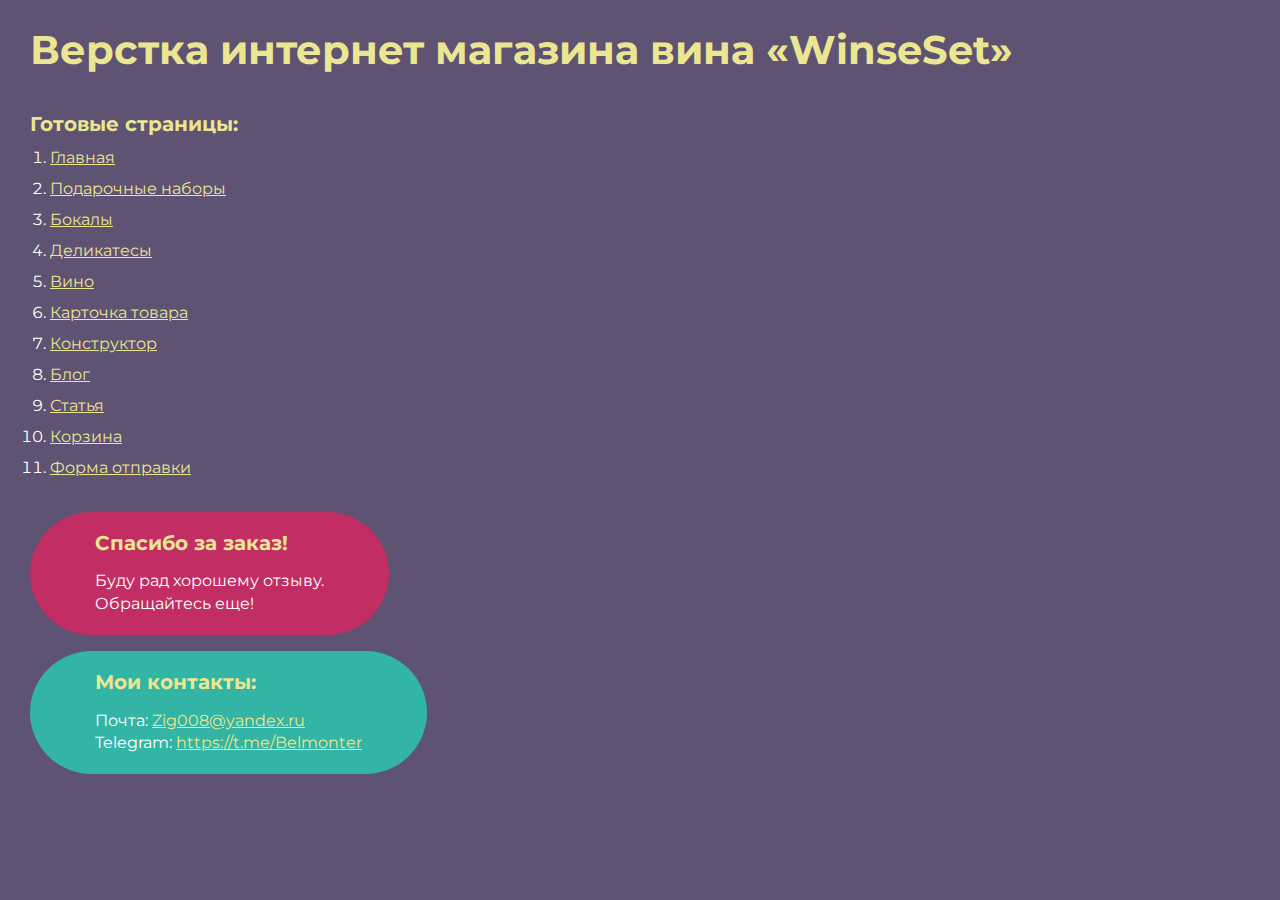
<file: index.html>
<!DOCTYPE html>
<html>

<head>
	<meta charset="UTF-8">
	<meta name="viewport" content="width=device-width, initial-scale=1.0">
	<title>Верстка интернет магазина вина «WinseSet»</title>
</head>

<body>
	<div class="rootpage">
		<h1>Верстка интернет магазина вина «WinseSet»</h1>
		<div class="rootpage__info">
		</div>
		<h2>Готовые страницы:</h2>
		<ol class="rootpage__list">
			<li><a target="_blank" href="home.html">Главная</a></li>
			<li><a target="_blank" href="gift_sets.html">Подарочные наборы</a></li>
			<li><a target="_blank" href="glasses.html">Бокалы</a></li>
			<li><a target="_blank" href="delicacies.html">Деликатесы</a></li>
			<li><a target="_blank" href="wine.html">Вино</a></li>
			<li><a target="_blank" href="card.html">Карточка товара</a></li>
			<li><a target="_blank" href="constructor.html">Конструктор</a></li>
			<li><a target="_blank" href="blog.html">Блог</a></li>
			<li><a target="_blank" href="artical-main.html">Статья</a></li>
			<li><a target="_blank" href="cart.html">Корзина</a></li>
			<li><a target="_blank" href="big_form.html">Форма отправки</a></li>
		</ol>
		<div class="rootpage__tnx">
			<h2>Спасибо за заказ!</h2>
			<p>Буду рад хорошему отзыву.</p>
			<p>Обращайтесь еще!</p>
		</div>
		<div class="rootpage__contacts">
			<h2>Мои контакты:</h2>
			<p>Почта: <a href="mailto:Zig008@yandex.ru">Zig008@yandex.ru</a></p>
			<p>Telegram: <a href="https://t.me/Belmonter">https://t.me/Belmonter</a></p>
		</div>
	</div>
</body>
<style>
	@charset "UTF-8";
	@import url("https://fonts.googleapis.com/css?family=Montserrat:regular,700&display=swap");

	*,
	*::before,
	*::after {
		padding: 0px;
		margin: 0px;
		border: 0px;
		box-sizing: border-box;
	}

	html,
	body {
		height: 100%;
		margin: 0;
		padding: 0;
		min-width: 320px;
		width: 100%;
		color: #fff;
		background-color: #5e5373;
	}

	body {
		font-family: Montserrat;
		font-size: 100%;
		line-height: 1;
		font-size: 1rem;
	}

	a {
		text-decoration: underline;
		color: #ebe691
	}

	a:visited {
		text-decoration: underline;
		color: #aaa768;
	}

	a:hover {
		text-decoration: none;
	}

	ul li {
		list-style: none;
	}

	img {
		vertical-align: top;
	}

	.wrapper {
		width: 100%;
		min-height: 100%;
		overflow: hidden;
	}

	.rootpage {
		padding: 30px;
		display: flex;
		flex-direction: column;
		align-items: flex-start;
	}

	@media (max-width: 767px) {
		.rootpage {
			padding: 30px 15px;
		}
	}

	h1 {
		color: #ebe691;
		font-size: 2.5rem;
		margin: 0px 0px 1.25rem 0px;
	}

	@media (max-width: 767px) {
		h1 {
			font-size: 1.85rem;
			margin: 0px 0px 1.25rem 0px;
		}
	}

	h2 {
		color: #ebe691;
		font-size: 1.25rem;
		margin: 0px 0px 1rem 0px;
	}

	@media (max-width: 767px) {
		h2 {
			font-size: 1.125rem;
			margin: 0px 0px 1rem 0px;
		}
	}

	.rootpage__info {
		line-height: 140%;
		margin: 0px 0px 1.5rem 0px;
	}

	.rootpage__list {
		margin: 0px 0px 2.25rem 1.25rem;
	}

	.rootpage__list li:not(:last-child) {
		margin: 0px 0px 15px 0px;
	}

	.rootpage__contacts,
	.rootpage__tnx {
		border-radius: 200px;
		padding: 20px 65px;
		line-height: 140%;
	}

	@media (max-width: 767px) {

		.rootpage__contacts,
		.rootpage__tnx {
			border-radius: 40px;
			padding: 20px;
		}
	}

	.rootpage__contacts {
		background: #32b5a4;

	}

	.rootpage__contacts a {
		color: #ebe691;
	}

	.rootpage__tnx {
		background: #c22d63;
		margin: 0px 0px 1rem 0px;
	}
</style>

</html>
</file>
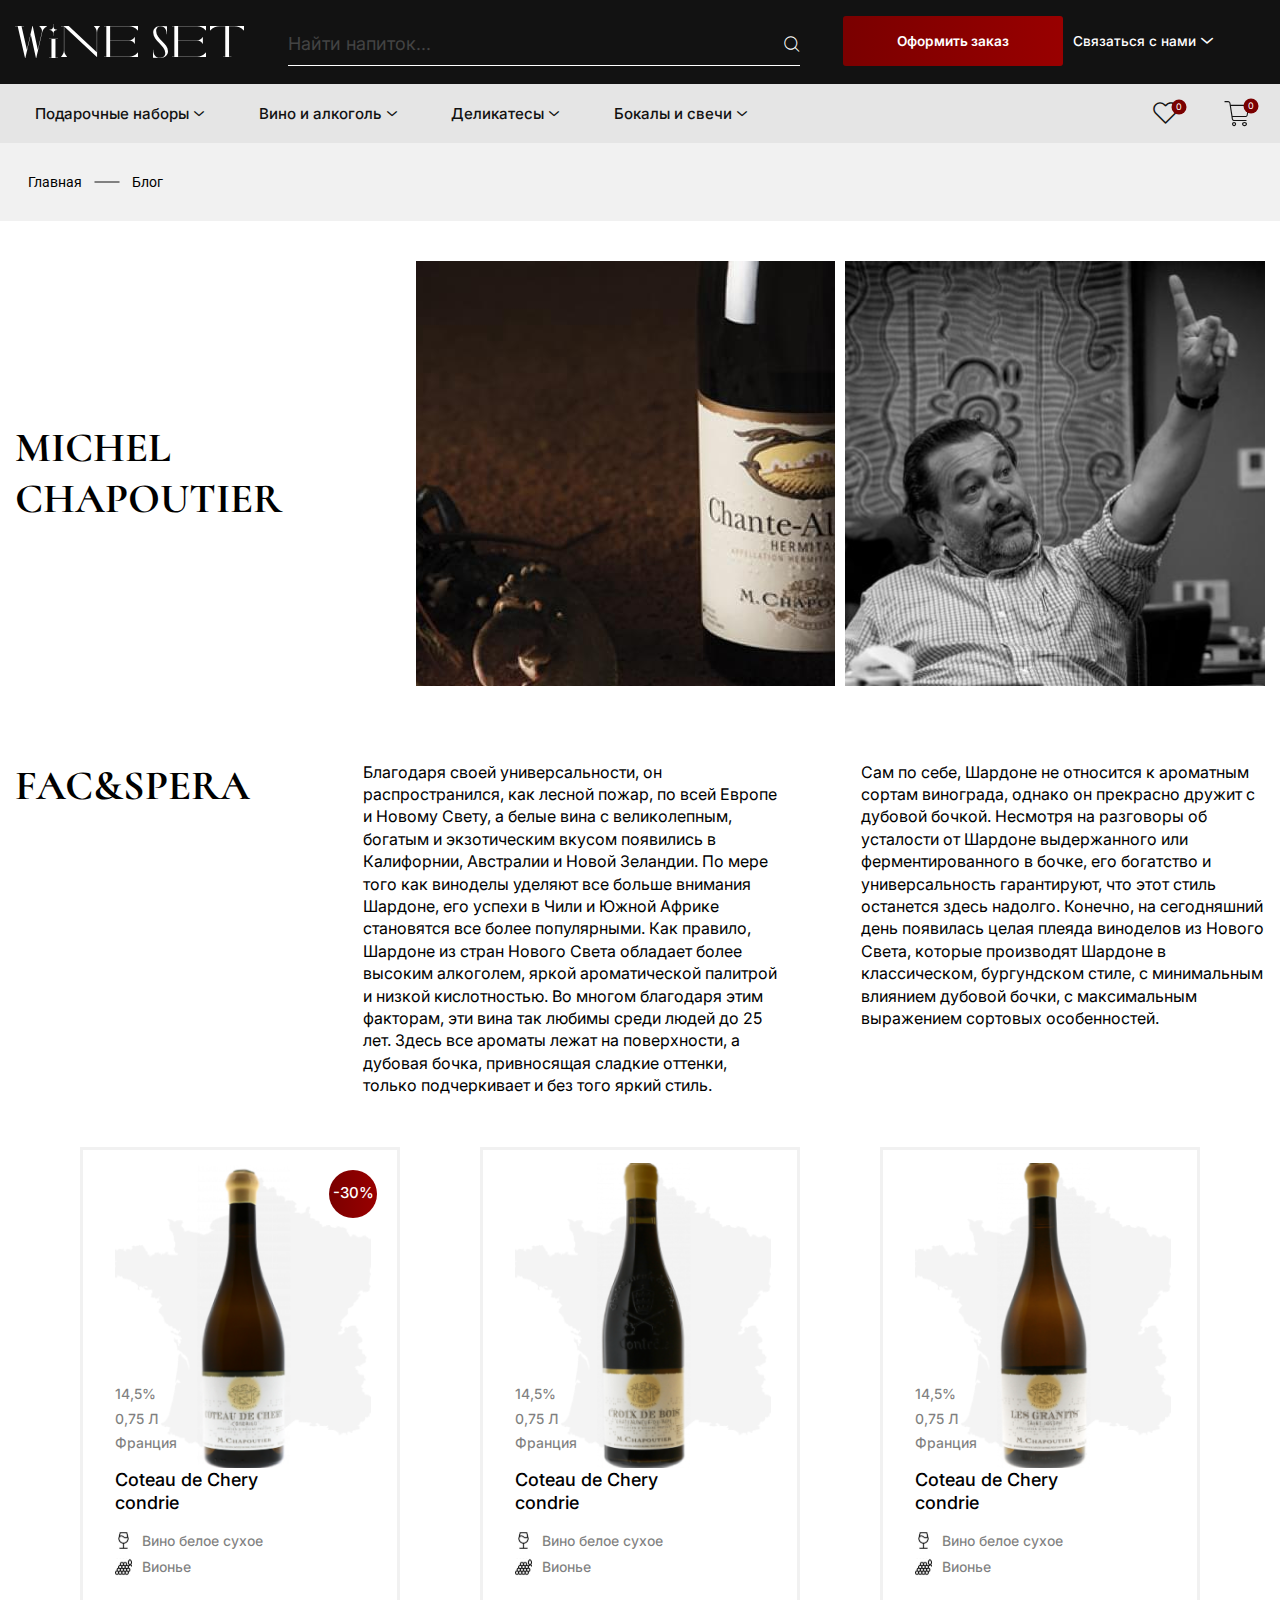
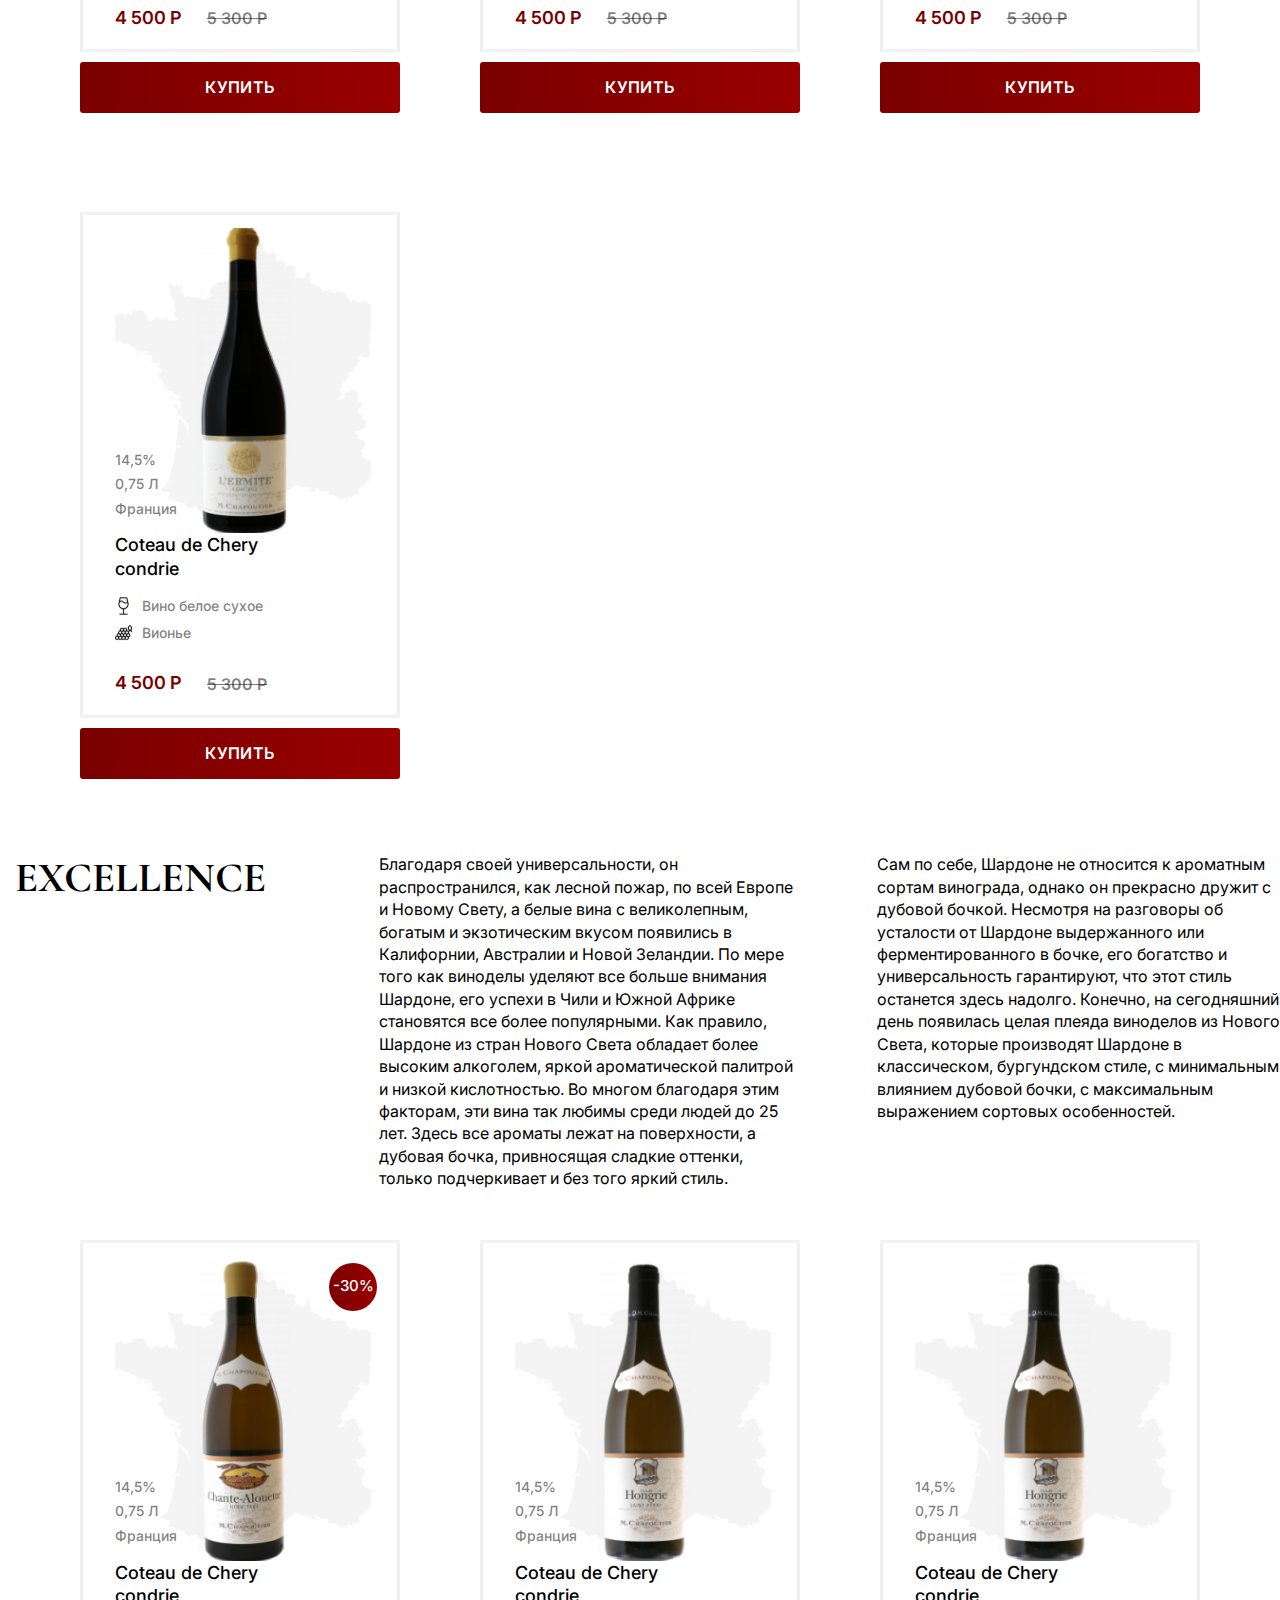
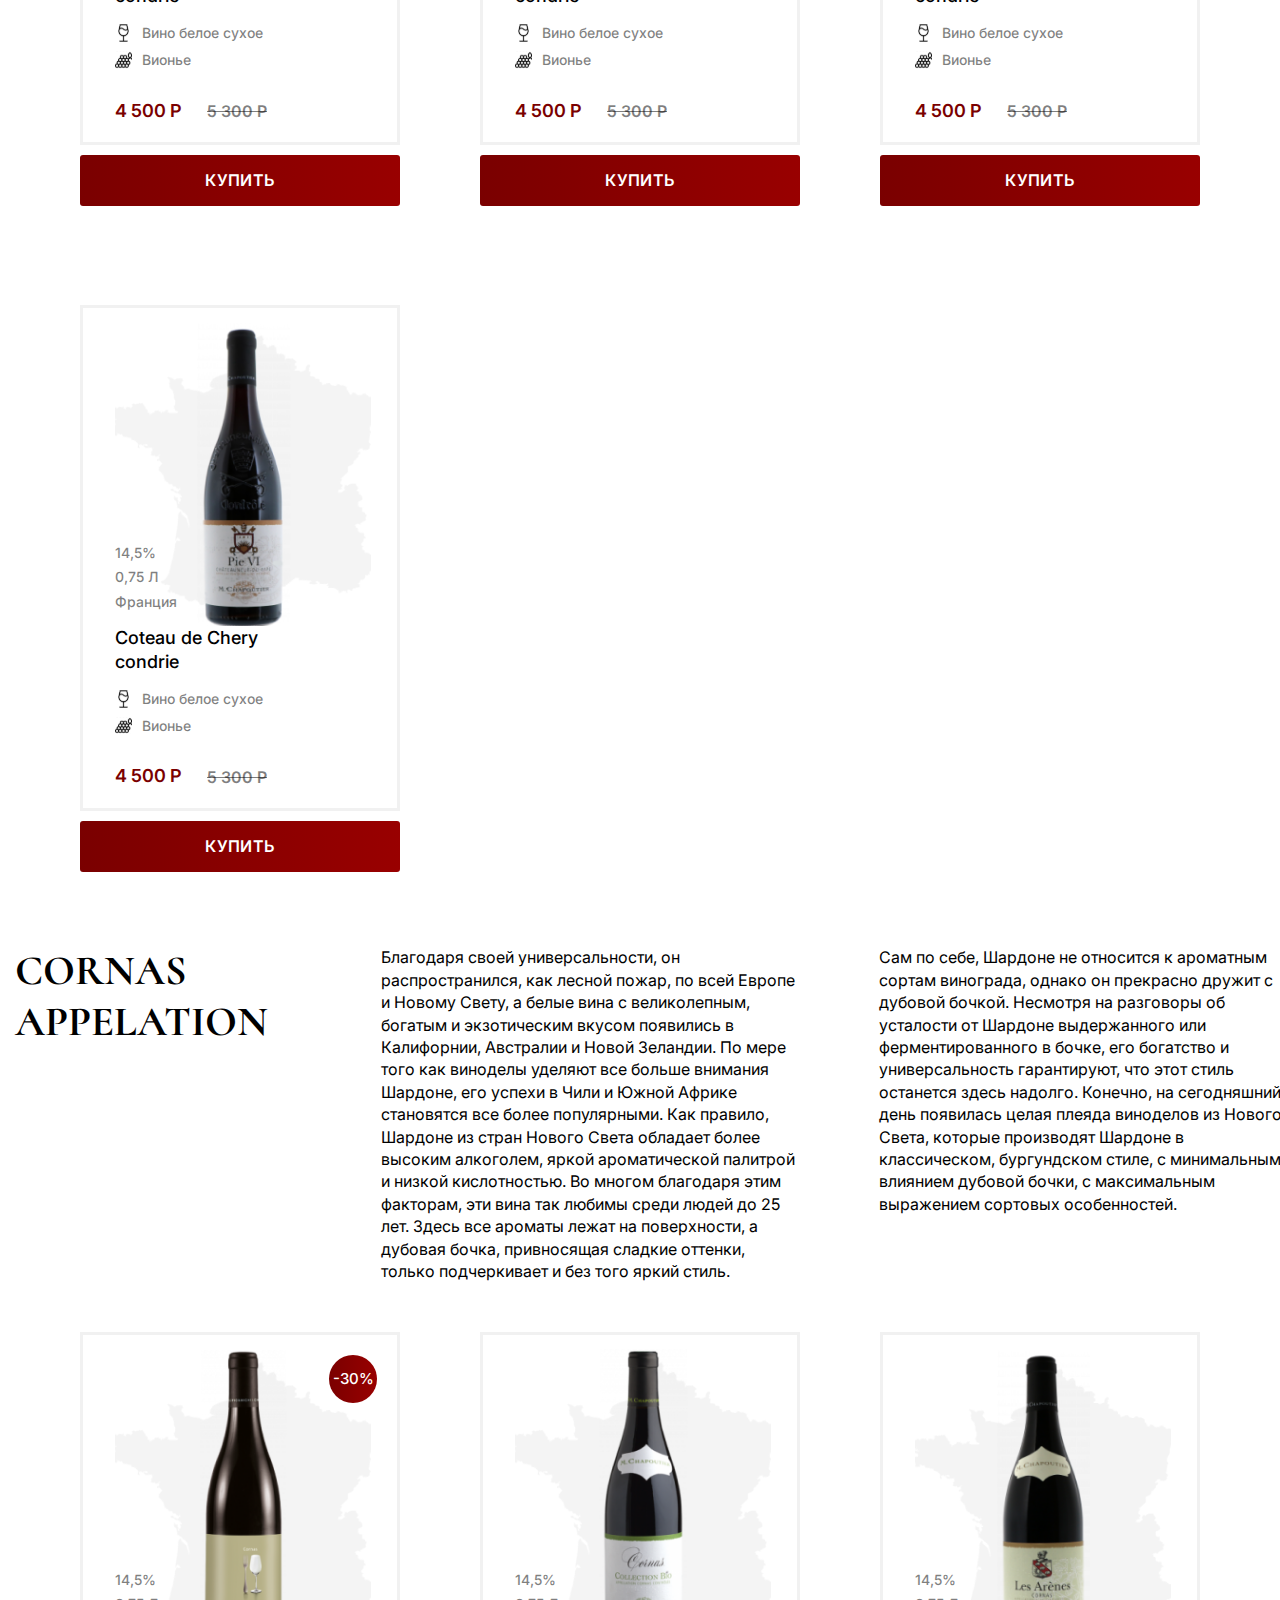
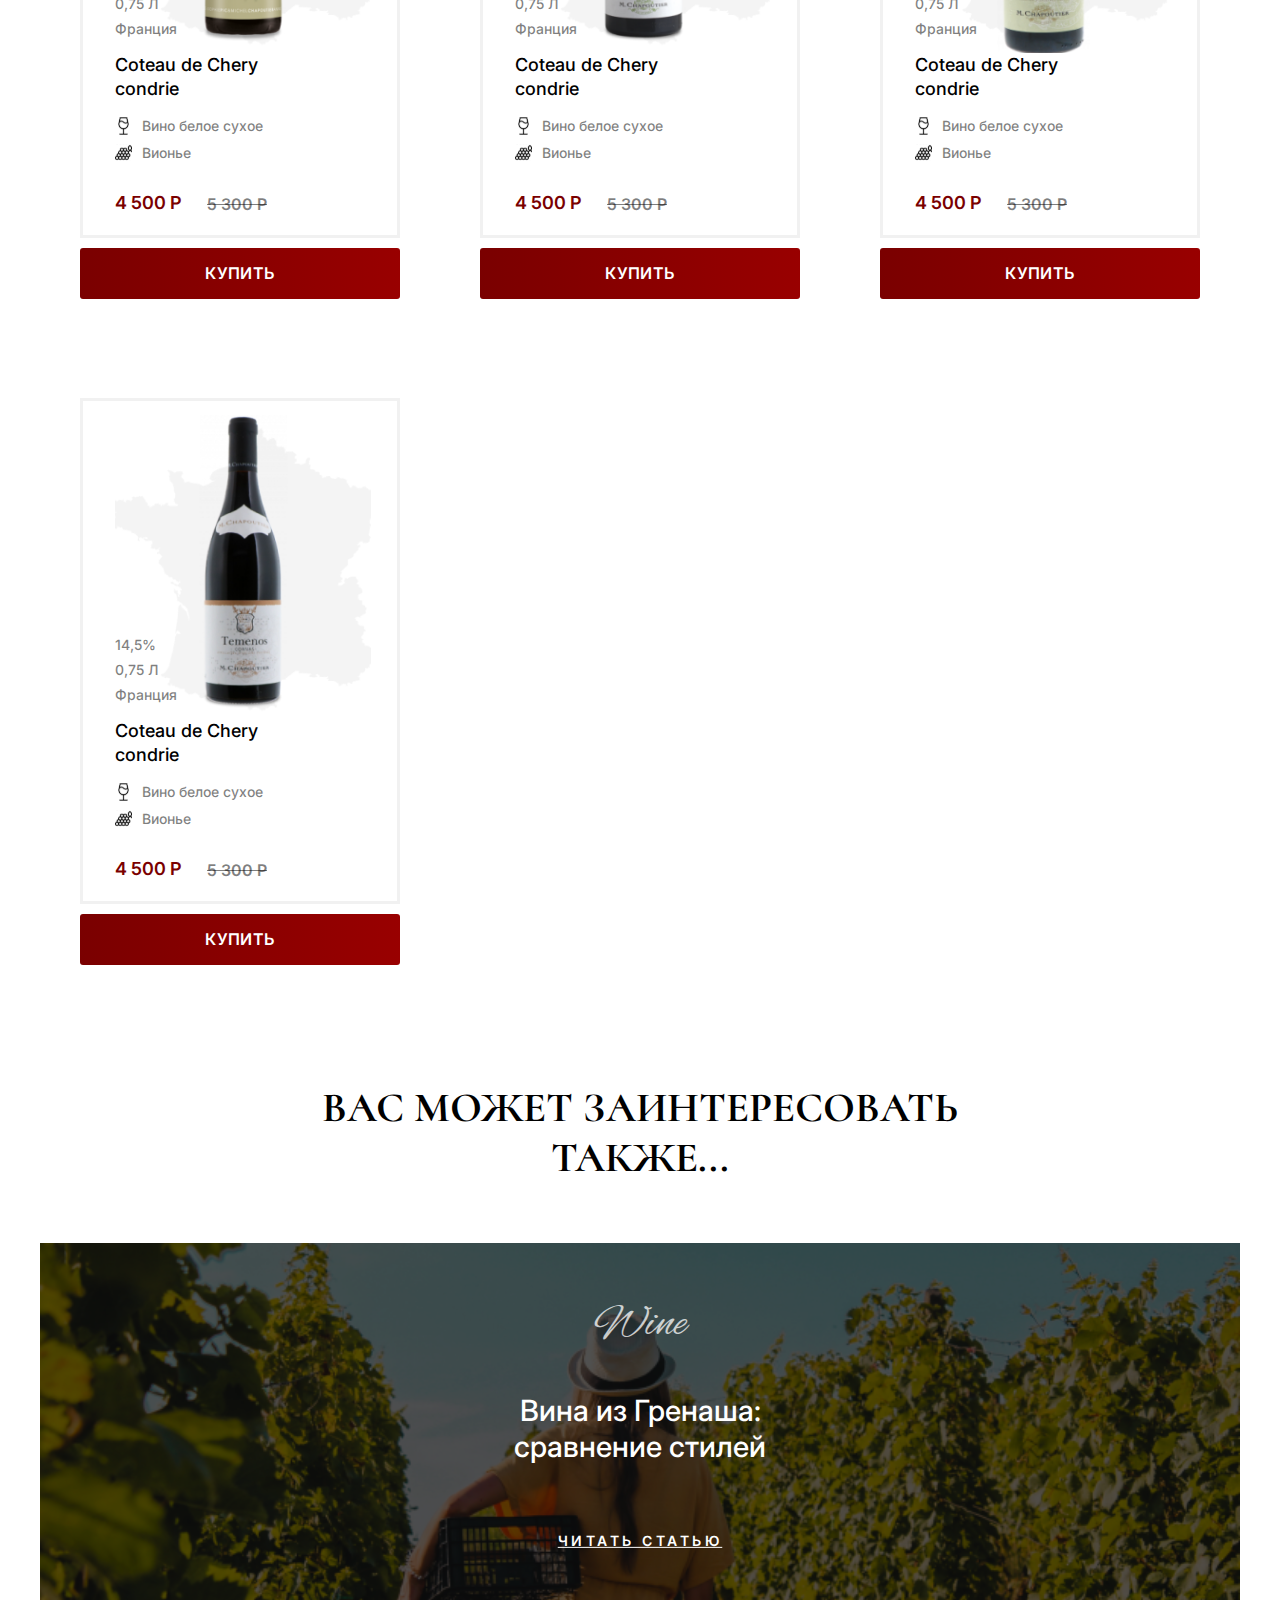
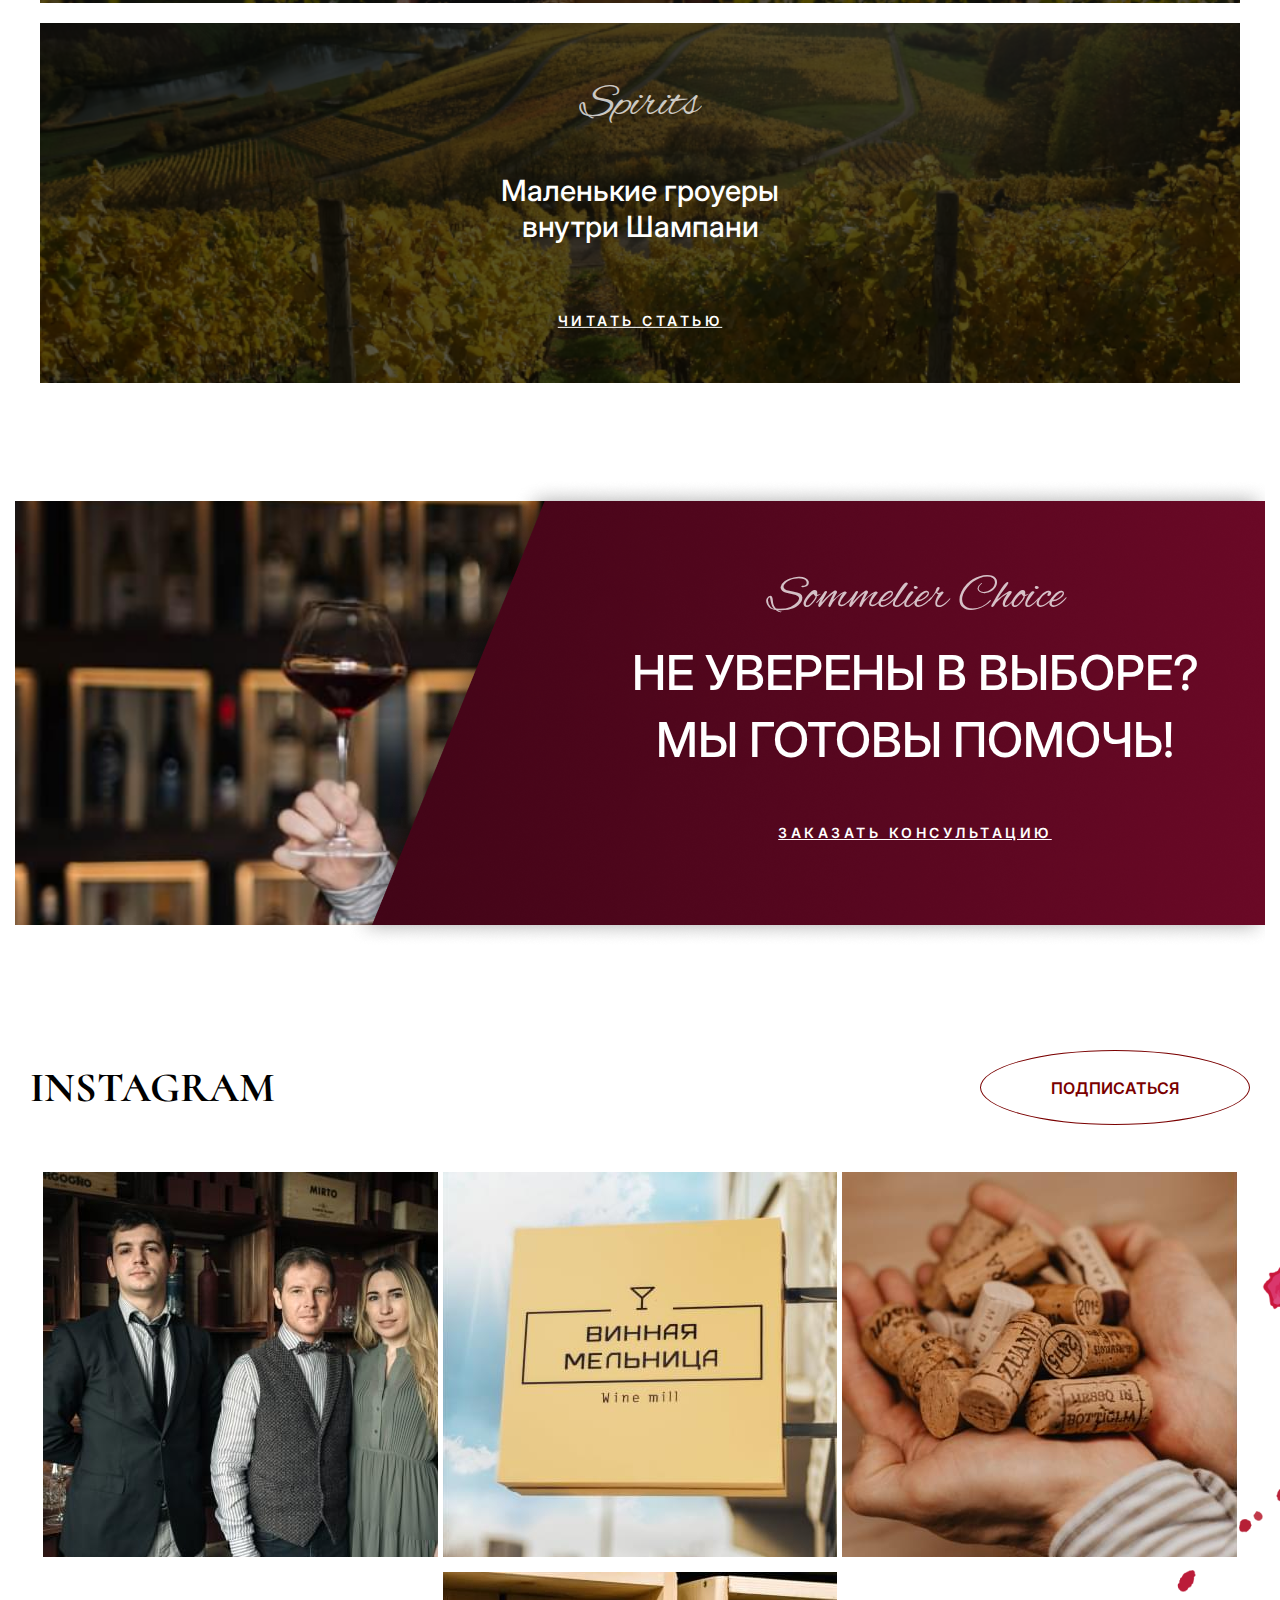
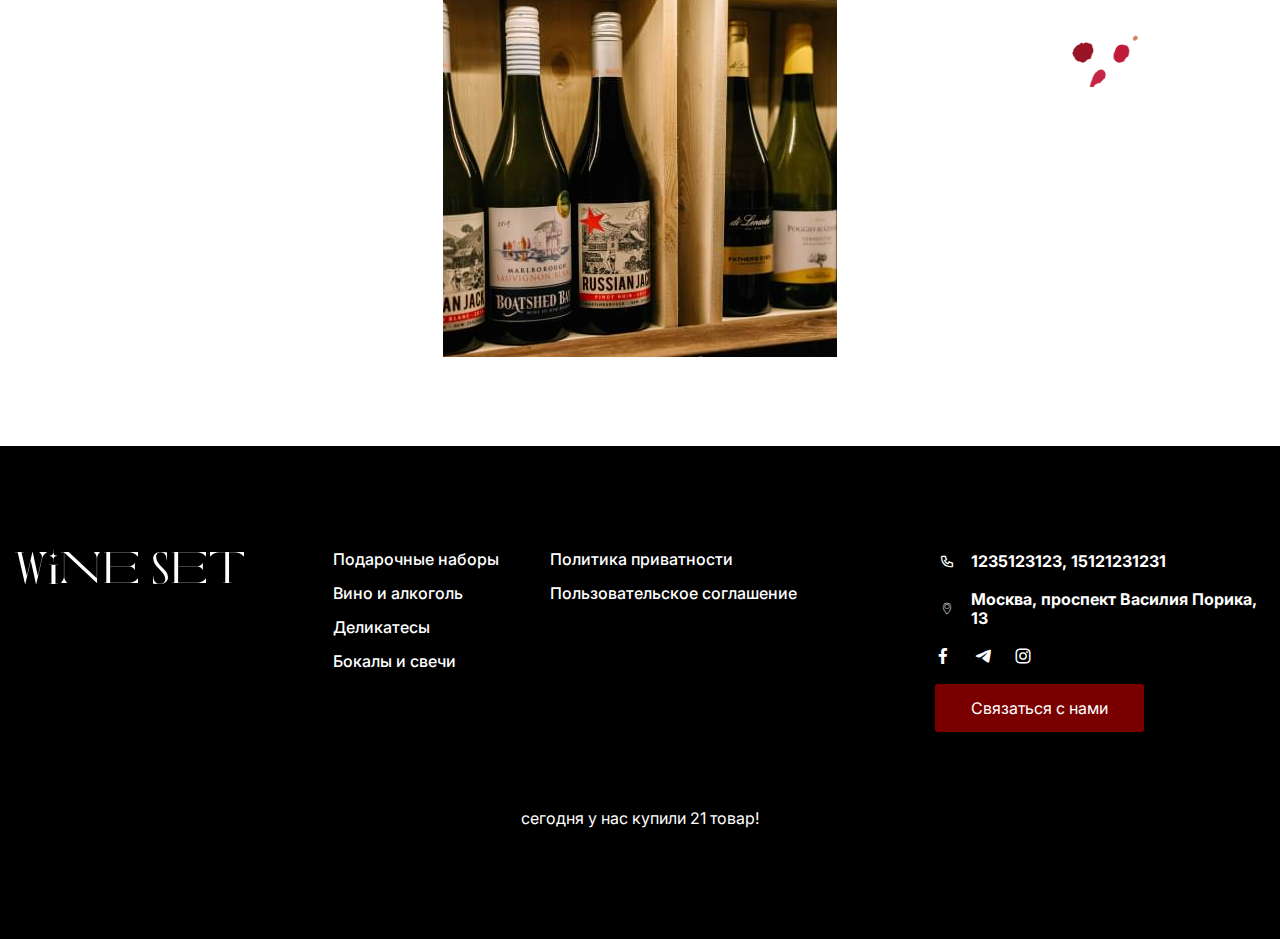
<file: artical-main.html>
<!DOCTYPE html>
<html lang="ru">

<head>
	<title>Статья</title>
	<meta charset="UTF-8">
	<meta name="format-detection" content="telephone=no">
	<!-- <style>body{opacity: 0;}</style> -->
	<link rel="stylesheet" href="css/style.min.css?_v=20220124234013">
	<link rel="shortcut icon" href="favicon.ico">
	<!-- <meta name="robots" content="noindex, nofollow"> -->
	<meta name="viewport" content="width=device-width, initial-scale=1.0">
</head>

<body>
	<div class="wrapper">
		<header class="header">
			<div class="header__background">
				<div class="header__burger-menu burger-menu">
					<div class="burger-menu__close"><span></span></div>
					<div class="burger-menu__logo"><img src="img/logo/logo.svg" alt="logo"></div>
					<ul class="burger-menu__list">
						<li class="burger-menu__item"><a class="underline-one" href="">Подарочные наборы</a></li>
						<li class="burger-menu__item"><a class="underline-one" href="">Вино и алкоголь</a></li>
						<li class="burger-menu__item"><a class="underline-one" href="">Деликатесы</a></li>
						<li class="burger-menu__item"><a class="underline-one" href="">Бокалы и свечи</a></li>
					</ul>
				</div>
				<button type="button" class="menu__icon icon-menu"><span></span></button>
				<div class="header__container header-container">
					<div class="header__top top-header">
						<div class="top-header__logo">
							<img src="img/logo/logo.svg" alt="logo">
						</div>
						<div data-da=".bottom-header__menu, 767.98, 0" class="top-header__search">
							<form class="search-header" action="#">
								<input autocomplete="off" type="text" name="form[]" data-error="Ошибка" placeholder="Найти напиток..." class="search-header__input">
								<button type="button" class="search-header__button _icon-search"></button>
							</form>
						</div>
						<div class="top-header__purchase">
							<div class="top-header__link"><a href="#">Оформить заказ</a></div>
							<div data-spollers class="top-header__spollers">
								<div class="top-header__spollers-item">
									<button type="button" data-spoller class="top-header__spollers-title _icon-arrowspoller">Связаться с нами</button>
									<div class="top-header__spollers-body">
										<div class="spollers-body__contacts">
											<div class="spollers-body__header">Контакты<span class="closespoller"></span></div>
											<div class="spollers-body__descr descr-spollers-body">
												<div class="descr-spollers-body__address">
													<address><span>Адрес:</span> г. Москва, ул. Нарвская, 1а, к.2</address>
												</div>
												<div class="descr-spollers-body__phone">
													<span>Телефон:</span> <a href="tel:+79197860276">+79197860276</a>, <a href="tel:+79689481268">+79689481268</a>
												</div>
												<div class="descr-spollers-body__email"><span>Email:</span> zakaz@wineset.ru
												</div>
												<div class="descr-spollers-body__map">
													<iframe src="https://www.google.com/maps/embed?pb=!1m18!1m12!1m3!1d3131.220989320983!2d-122.2913689850191!3d38.297547379667584!2m3!1f0!2f0!3f0!3m2!1i1024!2i768!4f13.1!3m3!1m2!1s0x8085065d4143335b%3A0x55150ef653628600!2zMTQyMiAxc3QgU3QsIE5hcGEsIENBIDk0NTU5LCDQodCo0JA!5e0!3m2!1sru!2sru!4v1640615804601!5m2!1sru!2sru" width="453" height="177" style="border:0;" allowfullscreen="" loading="lazy"></iframe>
												</div>
												<div class="descr-spollers-body__social">
													<a href="#" class="descr-spollers-body__social-link _icon-instagram"></a>
													<a href="#" class="descr-spollers-body__social-link _icon-TG"></a>
													<a href="#" class="descr-spollers-body__social-link _icon-facebook"></a>
												</div>
												<div class="descr-spollers-body__button">
													<button type="submit" class="button">Узнать больше</button>
												</div>
											</div>
										</div>
									</div>
								</div>
							</div>
						</div>
					</div>
				</div>
			</div>
			<div class="header__bottom bottom-header">
				<div class="bottom-header__container">
					<div class="bottom-header__menu menu-bottom">
						<nav class="menu-bottom__body">
							<div data-spollers data-one-spoller class="menu-bottom__spollers">
								<div class="menu-bottom__spollers-item">
									<button type="button" data-spoller data-one-spoller class="menu-bottom__spollers-title _icon-arrowspoller">Подарочные
										наборы</button>
									<div class="menu-bottom__spollers-body">
										<div class="menu-bottom__spollers-body-block">
											<div class="menu-bottom__spollers-body-item">
												<a href="menu-bottom__spollers-body-link">Вино</a>
											</div>
											<div class="menu-bottom__spollers-body-item">
												<a href="menu-bottom__spollers-body-link">Игристое</a>
											</div>
											<div class="menu-bottom__spollers-body-item">
												<a href="menu-bottom__spollers-body-link">Шампанское</a>
											</div>
											<div class="menu-bottom__spollers-body-item">
												<a href="menu-bottom__spollers-body-link">Вино и алкоголь</a>
											</div>
											<div class="menu-bottom__spollers-body-item">
												<a href="menu-bottom__spollers-body-link">Виски</a>
											</div>
											<div class="menu-bottom__spollers-body-item">
												<a href="menu-bottom__spollers-body-link">Водка</a>
											</div>
											<div class="menu-bottom__spollers-body-item">
												<a href="menu-bottom__spollers-body-link">Кальвадос</a>
											</div>
											<div class="menu-bottom__spollers-body-item">
												<a href="menu-bottom__spollers-body-link">Другие напитки</a>
											</div>
										</div>
									</div>
								</div>
								<div class="menu-bottom__spollers-item">
									<button type="button" data-spoller data-one-spoller class="menu-bottom__spollers-title _icon-arrowspoller">Вино и алкоголь</button>
									<div class="menu-bottom__spollers-body">
										<div class="menu-bottom__spollers-body-block">
											<div class="menu-bottom__spollers-body-item">
												<a href="menu-bottom__spollers-body-link">Вино</a>
											</div>
											<div class="menu-bottom__spollers-body-item">
												<a href="menu-bottom__spollers-body-link">Игристое</a>
											</div>
											<div class="menu-bottom__spollers-body-item">
												<a href="menu-bottom__spollers-body-link">Шампанское</a>
											</div>
											<div class="menu-bottom__spollers-body-item">
												<a href="menu-bottom__spollers-body-link">Вино и алкоголь</a>
											</div>
											<div class="menu-bottom__spollers-body-item">
												<a href="menu-bottom__spollers-body-link">Виски</a>
											</div>
											<div class="menu-bottom__spollers-body-item">
												<a href="menu-bottom__spollers-body-link">Водка</a>
											</div>
											<div class="menu-bottom__spollers-body-item">
												<a href="menu-bottom__spollers-body-link">Кальвадос</a>
											</div>
											<div class="menu-bottom__spollers-body-item">
												<a href="menu-bottom__spollers-body-link">Другие напитки</a>
											</div>
										</div>
									</div>
								</div>
								<div class="menu-bottom__spollers-item">
									<button type="button" data-spoller data-one-spoller class="menu-bottom__spollers-title _icon-arrowspoller">Деликатесы</button>
									<div class="menu-bottom__spollers-body">
										<div class="menu-bottom__spollers-body-block">
											<div class="menu-bottom__spollers-body-item">
												<a href="menu-bottom__spollers-body-link">Вино</a>
											</div>
											<div class="menu-bottom__spollers-body-item">
												<a href="menu-bottom__spollers-body-link">Игристое</a>
											</div>
											<div class="menu-bottom__spollers-body-item">
												<a href="menu-bottom__spollers-body-link">Шампанское</a>
											</div>
											<div class="menu-bottom__spollers-body-item">
												<a href="menu-bottom__spollers-body-link">Вино и алкоголь</a>
											</div>
											<div class="menu-bottom__spollers-body-item">
												<a href="menu-bottom__spollers-body-link">Виски</a>
											</div>
											<div class="menu-bottom__spollers-body-item">
												<a href="menu-bottom__spollers-body-link">Водка</a>
											</div>
											<div class="menu-bottom__spollers-body-item">
												<a href="menu-bottom__spollers-body-link">Кальвадос</a>
											</div>
											<div class="menu-bottom__spollers-body-item">
												<a href="menu-bottom__spollers-body-link">Другие напитки</a>
											</div>
										</div>
									</div>
								</div>
								<div class="menu-bottom__spollers-item">
									<button type="button" data-spoller data-one-spoller class="menu-bottom__spollers-title _icon-arrowspoller">Бокалы и свечи</button>
									<div class="menu-bottom__spollers-body">
										<div class="menu-bottom__spollers-body-block">
											<div class="menu-bottom__spollers-body-item">
												<a href="menu-bottom__spollers-body-link">Вино</a>
											</div>
											<div class="menu-bottom__spollers-body-item">
												<a href="menu-bottom__spollers-body-link">Игристое</a>
											</div>
											<div class="menu-bottom__spollers-body-item">
												<a href="menu-bottom__spollers-body-link">Шампанское</a>
											</div>
											<div class="menu-bottom__spollers-body-item">
												<a href="menu-bottom__spollers-body-link">Вино и алкоголь</a>
											</div>
											<div class="menu-bottom__spollers-body-item">
												<a href="menu-bottom__spollers-body-link">Виски</a>
											</div>
											<div class="menu-bottom__spollers-body-item">
												<a href="menu-bottom__spollers-body-link">Водка</a>
											</div>
											<div class="menu-bottom__spollers-body-item">
												<a href="menu-bottom__spollers-body-link">Кальвадос</a>
											</div>
											<div class="menu-bottom__spollers-body-item">
												<a href="menu-bottom__spollers-body-link">Другие напитки</a>
											</div>
										</div>
									</div>
								</div>
							</div>
						</nav>
						<div data-spollers data-one-spoller class="menu-bottom__cart cart-menu-bottom">
							<div class="mini-heart">
								<button data-spoller class="cart-menu-bottom__heart _icon-heart"><span>0</span></button>
								<div class="mini-heart__wrapper">
									<div class="mini-cart__title">Ваш список желаний<span class="closespoller"></span></div>
									<div class="mini-cart__body body-mini_cart">
										<div data-simplebar class="forScrollHeart">
											<div class="body-mini_heart__wrapper"></div>
										</div>
										<button type="submit" class="total-mini_cart__btn">Оформить заказ</button>
									</div>
								</div>
							</div>
							<div class="mini-cart">
								<button type="button" data-spoller class="cart-menu-bottom__cart _icon-cart"><span>0</span></button>
								<div class="mini-cart__wrapper">
									<div class="mini-cart__title">Ваша корзина<span class="closespoller"></span></div>
									<div class="mini-cart__body body-mini_cart">
										<div data-simplebar class="forscroll">
											<div class="body-mini_cart__wrapper"></div>
										</div>
										<div class="body-mini_cart__footer footer-mini_cart">
											<div class="footer-mini_cart__total total-mini_cart">
												<div class="total-mini_cart__text">Итого</div>
												<div class="total-mini_cart__price">0 р</div>
											</div>
											<div class="total-mini_cart__delivery">Важная и не очень информация по поводу
												доставки</div>
											<button type="submit" class="total-mini_cart__btn">Оформить заказ</button>
										</div>
									</div>
								</div>
							</div>
						</div>
					</div>
				</div>
			</div>
		</header>

		<!-- <div data-spollers class="spollers">
    <div class="spollers__item">
        <button type="button" data-spoller class="spollers__title">Заголовок спойлера</button>
        <div class="spollers__body">Контент спойлера</div>
    </div>
</div> -->
		<div class="submenu">
			<div class="submenu__container">
				<nav class="submenu__body body-submenu">
					<ul class="body-submenu__list list-submenu">
						<li class="list-submenu__item"><a href="#">Главная</a></li>
						<li class="list-submenu__item"><a href="#">Блог</a></li>
					</ul>
				</nav>
			</div>
		</div>
		<main class="page-artical">
			<div class="page-artical__container">
				<div class="page-artical__about about-page-artical">
					<div class="about-page-artical__title title">michel <br> chapoutier</div>
					<div class="about-page-artical__img -ibg"><img src="img/article/1.jpg" alt="picture"></div>
					<div class="about-page-artical__img -ibg"><img src="img/article/2.jpg" alt="picture"></div>
				</div>
				<section class="page-artical__first">
					<div class="page-artical__title">
						<div class="page-artical__title section-title">
							<div class="section-title__wrapper">
								<h2 class="section-title__title title">Fac&Spera</h2>
							</div>
							<div class="page-artical__text1 section-title__text1">Благодаря своей универсальности, он
								распространился, как
								лесной пожар, по всей Европе и Новому Свету, а белые вина с
								великолепным, богатым и экзотическим вкусом появились в Калифорнии, Австралии и Новой
								Зеландии. По мере того
								как
								виноделы уделяют все больше внимания Шардоне, его успехи в Чили и Южной Африке
								становятся
								все более
								популярными. Как
								правило, Шардоне из стран Нового Света обладает более высоким алкоголем, яркой
								ароматической
								палитрой и
								низкой
								кислотностью. Во многом благодаря этим факторам, эти вина так любимы среди людей до 25
								лет.
								Здесь все
								ароматы лежат на
								поверхности, а дубовая бочка, привносящая сладкие оттенки, только подчеркивает и без
								того
								яркий стиль.
							</div>
							<div class="page-artical__text2 section-title__text2">Сам по себе, Шардоне не относится к
								ароматным сортам
								винограда, однако он прекрасно дружит с дубовой бочкой. Несмотря на
								разговоры об усталости от Шардоне выдержанного или ферментированного в бочке, его
								богатство
								и
								универсальность
								гарантируют, что этот стиль останется здесь надолго. Конечно, на сегодняшний день
								появилась
								целая плеяда
								виноделов из
								Нового Света, которые производят Шардоне в классическом, бургундском стиле, с
								минимальным
								влиянием дубовой
								бочки, с
								максимальным выражением сортовых особенностей.
							</div>
						</div>
					</div>
					<div class="artical__product-1 products__items">
						<div class="product-item__wrapper">
							<div class="slide-recommended__wrapper product-item">
								<div class="slide-recommended__img product-img"><img src="img/article/wine-first1.png" alt="picture">
									<div class="product-img__descr">
										<p>14,5%</p>
										<p>0,75 Л</p>
										<P>Франция</P>
									</div>
								</div>
								<div class="slide-recommended__discount product-discount"><span>-30%</span></div>
								<div class="slide-recommended__title product-title">Coteau de Chery <br> condrie</div>
								<div class="slide-recommended__descr1 product-descr1">
									<img src="img/iconsfont/glass.svg" alt="picture">
									<p>Вино белое сухое</p>
								</div>
								<div class="slide-recommended__descr2 product-descr1">
									<img src="img/iconsfont/sots.svg" alt="picture">
									<p>Вионье</p>
								</div>
								<div class="slide-recommended__price price-recommended">
									<div class="price-recommended__new">4 500 р</div>
									<div class="price-recommended__old">5 300 р</div>
								</div>
							</div>
							<button data-cart-recom type="" class="slide-recommended__button">КУПИТЬ</button>
						</div>
						<div class="product-item__wrapper">
							<div class="slide-recommended__wrapper product-item">
								<div class="slide-recommended__img product-img"><img src="img/article/wine-first2.png" alt="picture">
									<div class="product-img__descr">
										<p>14,5%</p>
										<p>0,75 Л</p>
										<P>Франция</P>
									</div>
								</div>
								<div class="slide-recommended__title product-title">Coteau de Chery <br> condrie</div>
								<div class="slide-recommended__descr1 product-descr1">
									<img src="img/iconsfont/glass.svg" alt="picture">
									<p>Вино белое сухое</p>
								</div>
								<div class="slide-recommended__descr2 product-descr1">
									<img src="img/iconsfont/sots.svg" alt="picture">
									<p>Вионье</p>
								</div>
								<div class="slide-recommended__price price-recommended">
									<div class="price-recommended__new">4 500 р</div>
									<div class="price-recommended__old">5 300 р</div>
								</div>
							</div>
							<button data-cart-recom type="" class="slide-recommended__button">КУПИТЬ</button>
						</div>
						<div class="product-item__wrapper">
							<div class="slide-recommended__wrapper product-item">
								<div class="slide-recommended__img product-img"><img src="img/article/wine-first3.png" alt="picture">
									<div class="product-img__descr">
										<p>14,5%</p>
										<p>0,75 Л</p>
										<P>Франция</P>
									</div>
								</div>
								<div class="slide-recommended__title product-title">Coteau de Chery <br> condrie</div>
								<div class="slide-recommended__descr1 product-descr1">
									<img src="img/iconsfont/glass.svg" alt="picture">
									<p>Вино белое сухое</p>
								</div>
								<div class="slide-recommended__descr2 product-descr1">
									<img src="img/iconsfont/sots.svg" alt="picture">
									<p>Вионье</p>
								</div>
								<div class="slide-recommended__price price-recommended">
									<div class="price-recommended__new">4 500 р</div>
									<div class="price-recommended__old">5 300 р</div>
								</div>
							</div>
							<button data-cart-recom type="" class="slide-recommended__button">КУПИТЬ</button>
						</div>
						<div class="product-item__wrapper">
							<div class="slide-recommended__wrapper product-item">
								<div class="slide-recommended__img product-img"><img src="img/article/wine-first4.png" alt="picture">
									<div class="product-img__descr">
										<p>14,5%</p>
										<p>0,75 Л</p>
										<P>Франция</P>
									</div>
								</div>
								<div class="slide-recommended__title product-title">Coteau de Chery <br> condrie</div>
								<div class="slide-recommended__descr1 product-descr1">
									<img src="img/iconsfont/glass.svg" alt="picture">
									<p>Вино белое сухое</p>
								</div>
								<div class="slide-recommended__descr2 product-descr1">
									<img src="img/iconsfont/sots.svg" alt="picture">
									<p>Вионье</p>
								</div>
								<div class="slide-recommended__price price-recommended">
									<div class="price-recommended__new">4 500 р</div>
									<div class="price-recommended__old">5 300 р</div>
								</div>
							</div>
							<button data-cart-recom type="" class="slide-recommended__button">КУПИТЬ</button>
						</div>
					</div>
				</section>
				<section class="page-artical__second">
					<div class="page-artical__title">
						<div class="page-artical__title section-title">
							<div class="section-title__wrapper">
								<h2 class="section-title__title title">Excellence</h2>
							</div>
							<div class="page-artical__text1 section-title__text1">Благодаря своей универсальности, он
								распространился, как
								лесной пожар, по всей Европе и Новому Свету, а белые вина с
								великолепным, богатым и экзотическим вкусом появились в Калифорнии, Австралии и Новой
								Зеландии. По мере того
								как
								виноделы уделяют все больше внимания Шардоне, его успехи в Чили и Южной Африке
								становятся
								все более
								популярными. Как
								правило, Шардоне из стран Нового Света обладает более высоким алкоголем, яркой
								ароматической
								палитрой и
								низкой
								кислотностью. Во многом благодаря этим факторам, эти вина так любимы среди людей до 25
								лет.
								Здесь все
								ароматы лежат на
								поверхности, а дубовая бочка, привносящая сладкие оттенки, только подчеркивает и без
								того
								яркий стиль.
							</div>
							<div class="page-artical__text2 section-title__text2">Сам по себе, Шардоне не относится к
								ароматным сортам
								винограда, однако он прекрасно дружит с дубовой бочкой. Несмотря на
								разговоры об усталости от Шардоне выдержанного или ферментированного в бочке, его
								богатство
								и
								универсальность
								гарантируют, что этот стиль останется здесь надолго. Конечно, на сегодняшний день
								появилась
								целая плеяда
								виноделов из
								Нового Света, которые производят Шардоне в классическом, бургундском стиле, с
								минимальным
								влиянием дубовой
								бочки, с
								максимальным выражением сортовых особенностей.
							</div>
						</div>
					</div>
					<div class="artical__product-1 products__items">
						<div class="product-item__wrapper">
							<div class="slide-recommended__wrapper product-item">
								<div class="slide-recommended__img product-img"><img src="img/article/wine-second1.png" alt="picture">
									<div class="product-img__descr">
										<p>14,5%</p>
										<p>0,75 Л</p>
										<P>Франция</P>
									</div>
								</div>
								<div class="slide-recommended__discount product-discount"><span>-30%</span></div>
								<div class="slide-recommended__title product-title">Coteau de Chery <br> condrie</div>
								<div class="slide-recommended__descr1 product-descr1">
									<img src="img/iconsfont/glass.svg" alt="picture">
									<p>Вино белое сухое</p>
								</div>
								<div class="slide-recommended__descr2 product-descr1">
									<img src="img/iconsfont/sots.svg" alt="picture">
									<p>Вионье</p>
								</div>
								<div class="slide-recommended__price price-recommended">
									<div class="price-recommended__new">4 500 р</div>
									<div class="price-recommended__old">5 300 р</div>
								</div>
							</div>
							<button data-cart-recom type="" class="slide-recommended__button">КУПИТЬ</button>
						</div>
						<div class="product-item__wrapper">
							<div class="slide-recommended__wrapper product-item">
								<div class="slide-recommended__img product-img"><img src="img/article/wine-second2.png" alt="picture">
									<div class="product-img__descr">
										<p>14,5%</p>
										<p>0,75 Л</p>
										<P>Франция</P>
									</div>
								</div>
								<div class="slide-recommended__title product-title">Coteau de Chery <br> condrie</div>
								<div class="slide-recommended__descr1 product-descr1">
									<img src="img/iconsfont/glass.svg" alt="picture">
									<p>Вино белое сухое</p>
								</div>
								<div class="slide-recommended__descr2 product-descr1">
									<img src="img/iconsfont/sots.svg" alt="picture">
									<p>Вионье</p>
								</div>
								<div class="slide-recommended__price price-recommended">
									<div class="price-recommended__new">4 500 р</div>
									<div class="price-recommended__old">5 300 р</div>
								</div>
							</div>
							<button data-cart-recom type="" class="slide-recommended__button">КУПИТЬ</button>
						</div>
						<div class="product-item__wrapper">
							<div class="slide-recommended__wrapper product-item">
								<div class="slide-recommended__img product-img"><img src="img/article/wine-second3.png" alt="picture">
									<div class="product-img__descr">
										<p>14,5%</p>
										<p>0,75 Л</p>
										<P>Франция</P>
									</div>
								</div>
								<div class="slide-recommended__title product-title">Coteau de Chery <br> condrie</div>
								<div class="slide-recommended__descr1 product-descr1">
									<img src="img/iconsfont/glass.svg" alt="picture">
									<p>Вино белое сухое</p>
								</div>
								<div class="slide-recommended__descr2 product-descr1">
									<img src="img/iconsfont/sots.svg" alt="picture">
									<p>Вионье</p>
								</div>
								<div class="slide-recommended__price price-recommended">
									<div class="price-recommended__new">4 500 р</div>
									<div class="price-recommended__old">5 300 р</div>
								</div>
							</div>
							<button data-cart-recom type="" class="slide-recommended__button">КУПИТЬ</button>
						</div>
						<div class="product-item__wrapper">
							<div class="slide-recommended__wrapper product-item">
								<div class="slide-recommended__img product-img"><img src="img/article/wine-second4.png" alt="picture">
									<div class="product-img__descr">
										<p>14,5%</p>
										<p>0,75 Л</p>
										<P>Франция</P>
									</div>
								</div>
								<div class="slide-recommended__title product-title">Coteau de Chery <br> condrie</div>
								<div class="slide-recommended__descr1 product-descr1">
									<img src="img/iconsfont/glass.svg" alt="picture">
									<p>Вино белое сухое</p>
								</div>
								<div class="slide-recommended__descr2 product-descr1">
									<img src="img/iconsfont/sots.svg" alt="picture">
									<p>Вионье</p>
								</div>
								<div class="slide-recommended__price price-recommended">
									<div class="price-recommended__new">4 500 р</div>
									<div class="price-recommended__old">5 300 р</div>
								</div>
							</div>
							<button data-cart-recom type="" class="slide-recommended__button">КУПИТЬ</button>
						</div>
					</div>
				</section>
				<section class="page-artical__third">
					<div class="page-artical__title">
						<div class="page-artical__title section-title">
							<div class="section-title__wrapper">
								<h2 class="section-title__title title">Cornas <br> Appelation</h2>
							</div>
							<div class="page-artical__text1 section-title__text1">Благодаря своей универсальности, он
								распространился, как
								лесной пожар, по всей Европе и Новому Свету, а белые вина с
								великолепным, богатым и экзотическим вкусом появились в Калифорнии, Австралии и Новой
								Зеландии. По мере того
								как
								виноделы уделяют все больше внимания Шардоне, его успехи в Чили и Южной Африке
								становятся
								все более
								популярными. Как
								правило, Шардоне из стран Нового Света обладает более высоким алкоголем, яркой
								ароматической
								палитрой и
								низкой
								кислотностью. Во многом благодаря этим факторам, эти вина так любимы среди людей до 25
								лет.
								Здесь все
								ароматы лежат на
								поверхности, а дубовая бочка, привносящая сладкие оттенки, только подчеркивает и без
								того
								яркий стиль.
							</div>
							<div class="page-artical__text2 section-title__text2">Сам по себе, Шардоне не относится к
								ароматным сортам
								винограда, однако он прекрасно дружит с дубовой бочкой. Несмотря на
								разговоры об усталости от Шардоне выдержанного или ферментированного в бочке, его
								богатство
								и
								универсальность
								гарантируют, что этот стиль останется здесь надолго. Конечно, на сегодняшний день
								появилась
								целая плеяда
								виноделов из
								Нового Света, которые производят Шардоне в классическом, бургундском стиле, с
								минимальным
								влиянием дубовой
								бочки, с
								максимальным выражением сортовых особенностей.
							</div>
						</div>
					</div>
					<div class="artical__product-1 products__items">
						<div class="product-item__wrapper">
							<div class="slide-recommended__wrapper product-item">
								<div class="slide-recommended__img product-img"><img src="img/article/wine-third1.png" alt="picture">
									<div class="product-img__descr">
										<p>14,5%</p>
										<p>0,75 Л</p>
										<P>Франция</P>
									</div>
								</div>
								<div class="slide-recommended__discount product-discount"><span>-30%</span></div>
								<div class="slide-recommended__title product-title">Coteau de Chery <br> condrie</div>
								<div class="slide-recommended__descr1 product-descr1">
									<img src="img/iconsfont/glass.svg" alt="picture">
									<p>Вино белое сухое</p>
								</div>
								<div class="slide-recommended__descr2 product-descr1">
									<img src="img/iconsfont/sots.svg" alt="picture">
									<p>Вионье</p>
								</div>
								<div class="slide-recommended__price price-recommended">
									<div class="price-recommended__new">4 500 р</div>
									<div class="price-recommended__old">5 300 р</div>
								</div>
							</div>
							<button data-cart-recom type="" class="slide-recommended__button">КУПИТЬ</button>
						</div>
						<div class="product-item__wrapper">
							<div class="slide-recommended__wrapper product-item">
								<div class="slide-recommended__img product-img"><img src="img/article/wine-third2.png" alt="picture">
									<div class="product-img__descr">
										<p>14,5%</p>
										<p>0,75 Л</p>
										<P>Франция</P>
									</div>
								</div>
								<div class="slide-recommended__title product-title">Coteau de Chery <br> condrie</div>
								<div class="slide-recommended__descr1 product-descr1">
									<img src="img/iconsfont/glass.svg" alt="picture">
									<p>Вино белое сухое</p>
								</div>
								<div class="slide-recommended__descr2 product-descr1">
									<img src="img/iconsfont/sots.svg" alt="picture">
									<p>Вионье</p>
								</div>
								<div class="slide-recommended__price price-recommended">
									<div class="price-recommended__new">4 500 р</div>
									<div class="price-recommended__old">5 300 р</div>
								</div>
							</div>
							<button data-cart-recom type="" class="slide-recommended__button">КУПИТЬ</button>
						</div>
						<div class="product-item__wrapper">
							<div class="slide-recommended__wrapper product-item">
								<div class="slide-recommended__img product-img"><img src="img/article/wine-third3.png" alt="picture">
									<div class="product-img__descr">
										<p>14,5%</p>
										<p>0,75 Л</p>
										<P>Франция</P>
									</div>
								</div>
								<div class="slide-recommended__title product-title">Coteau de Chery <br> condrie</div>
								<div class="slide-recommended__descr1 product-descr1">
									<img src="img/iconsfont/glass.svg" alt="picture">
									<p>Вино белое сухое</p>
								</div>
								<div class="slide-recommended__descr2 product-descr1">
									<img src="img/iconsfont/sots.svg" alt="picture">
									<p>Вионье</p>
								</div>
								<div class="slide-recommended__price price-recommended">
									<div class="price-recommended__new">4 500 р</div>
									<div class="price-recommended__old">5 300 р</div>
								</div>
							</div>
							<button data-cart-recom type="" class="slide-recommended__button">КУПИТЬ</button>
						</div>
						<div class="product-item__wrapper">
							<div class="slide-recommended__wrapper product-item">
								<div class="slide-recommended__img product-img"><img src="img/article/wine-third4.png" alt="picture">
									<div class="product-img__descr">
										<p>14,5%</p>
										<p>0,75 Л</p>
										<P>Франция</P>
									</div>
								</div>
								<div class="slide-recommended__title product-title">Coteau de Chery <br> condrie</div>
								<div class="slide-recommended__descr1 product-descr1">
									<img src="img/iconsfont/glass.svg" alt="picture">
									<p>Вино белое сухое</p>
								</div>
								<div class="slide-recommended__descr2 product-descr1">
									<img src="img/iconsfont/sots.svg" alt="picture">
									<p>Вионье</p>
								</div>
								<div class="slide-recommended__price price-recommended">
									<div class="price-recommended__new">4 500 р</div>
									<div class="price-recommended__old">5 300 р</div>
								</div>
							</div>
							<button data-cart-recom type="" class="slide-recommended__button">КУПИТЬ</button>
						</div>
					</div>
				</section>
				<section class="page-artical__interesting interesting-artical">
					<div class="interesting-artical__title title">Вас может заинтересовать <br> также...</div>
					<div class="interesting-artical__block">
						<div class="article__wrapper">
							<div class="article__item item-article">
								<a href="#" class="item-article__img -ibg"><img src="img/blog/article-1.png" alt="picture"></a>
								<div class="item-article__descr">
									<div class="item-article__about">Wine</div>
									<h2 class="item-article__title">Вина из Гренаша: <br> сравнение стилей</h2>
									<div class="item-article__link"><a href="#">ЧИТАТЬ СТАТЬЮ</a></div>
								</div>
							</div>
							<div class="article__item item-article">
								<a href="#" class="item-article__img -ibg"><img src="img/blog/article-2.png" alt="picture"></a>
								<div class="item-article__descr">
									<div class="item-article__about">Spirits</div>
									<h2 class="item-article__title">Маленькие гроуеры <br> внутри Шампани</h2>
									<div class="item-article__link"><a href="#">ЧИТАТЬ СТАТЬЮ</a></div>
								</div>
							</div>
						</div>
					</div>
				</section>
				<section class="consultation">
					<div class="slide-home consultation-img">
						<img class="slide-home__before" src="img/consultation/1.jpg" alt="picture">
						<picture>
							<source media="(max-width: 799px)" srcset="img/home/redbg.jpg">
							<source media="(min-width: 800px)" srcset="img/home/slider1-right.png">
							<img class="slide-home__after" src="img/home/slider1-right.png" alt="picture">
                        </picture>
							<div class="slide-home__descr descr-home-slide">
								<div class="descr-home-slide__text1">Sommelier Choice</div>
								<h2 class="descr-home-slide__text2">НЕ УВЕРЕНЫ В ВЫБОРЕ? <br> МЫ ГОТОВЫ ПОМОЧЬ!</h2>
								<div class="descr-home-slide__text3"><a href="#">ЗАКАЗАТЬ КОНСУЛЬТАЦИЮ</a></div>
							</div>
					</div>
				</section>
				<section class="instagram">
					<div class="instagram__bg"><img src="img/instagram/bg.png" alt="picture"></div>
					<div class="instagram__container">
						<div class="instagram__header header-instagram">
							<h2 class="header-instagram__title title">instagram</h2>
							<div class="header-instagram__btn"><a href="#">подписаться</a></div>
						</div>
						<div class="instagram__pictures pictures-instagram">
							<div class="pictures-instagram__img"><img src="img/instagram/1.jpg" alt="picture"></div>
							<div class="pictures-instagram__img"><img src="img/instagram/2.jpg" alt="picture"></div>
							<div class="pictures-instagram__img"><img src="img/instagram/3.jpg" alt="picture"></div>
							<div class="pictures-instagram__img"><img src="img/instagram/4.jpg" alt="picture"></div>
						</div>
					</div>
				</section>
			</div>
		</main>
		<footer class="footer">
			<div class="footer__container">
				<div class="footer__wrapper">
					<div class="footer__logo"><img src="img/logo/logo.svg" alt="picture"></div>
					<div class="footer__menu menu-footer">
						<div class="menu-footer__item"><a href="#">Подарочные наборы</a></div>
						<div class="menu-footer__item"><a href="#">Вино и алкоголь</a></div>
						<div class="menu-footer__item"><a href="#">Деликатесы</a></div>
						<div class="menu-footer__item"><a href="#">Бокалы и свечи</a></div>
					</div>
					<div class="footer__confidential confidential-footer">
						<div class="confidential-footer__item"><a href="#">Политика приватности</a></div>
						<div class="confidential-footer__item"><a href="#">Пользовательское соглашение</a></div>
					</div>
					<div class="footer__contacts contacts-footer">
						<div class="contacts-footer__phone _icon-phone"><a href="tel:+71235123123">1235123123, 15121231231</a>
						</div>
						<address class="contacts-footer__address _icon-location">Москва, проспект Василия Порика, 13</address>
						<div class="contacts-footer__social social-footer">
							<div class="social-footer__facebook _icon-facebook"><a href="#"></a></div>
							<div class="social-footer__TG _icon-TG"><a href="#"></a></div>
							<div class="social-footer__instagram _icon-instagram"><a href="#"></a></div>
						</div>
						<div class="contacts-footer__btn"><a href="#">Связаться с нами</a></div>
					</div>
				</div>
				<div class="footer__buy">сегодня у нас купили <span>21</span> товар!</div>
			</div>
		</footer>
	</div>
	<!-- <div id="popup" aria-hidden="true" class="popup">
    <div class="popup__wrapper">
        <div class="popup__content">
            <div class="popup__text text-popup">
                <div class="text-popup__title">Для доступа на сайт необходимо <br> подтвердить возраст</div>
                <div class="text-popup__about">Сайт содержит информацию, не рекомендованную для лиц,
                    не достигших совершеннолетнего возраста. Сведения,
                    размещенные на сайте носят исключительно
                    информационный характр и предназначены только для
                    личного использования.</div>
                <button data-close type="button" class="popup__close">мне исполнилось 18 лет</button>
            </div>
            <div class="popup__content-18"><img src="img/popup/18.svg" alt="svg"></div>
        </div>
    </div>
</div> -->
	<script src="js/app.min.js?_v=20220124234013"></script>
</body>

</html>
</file>
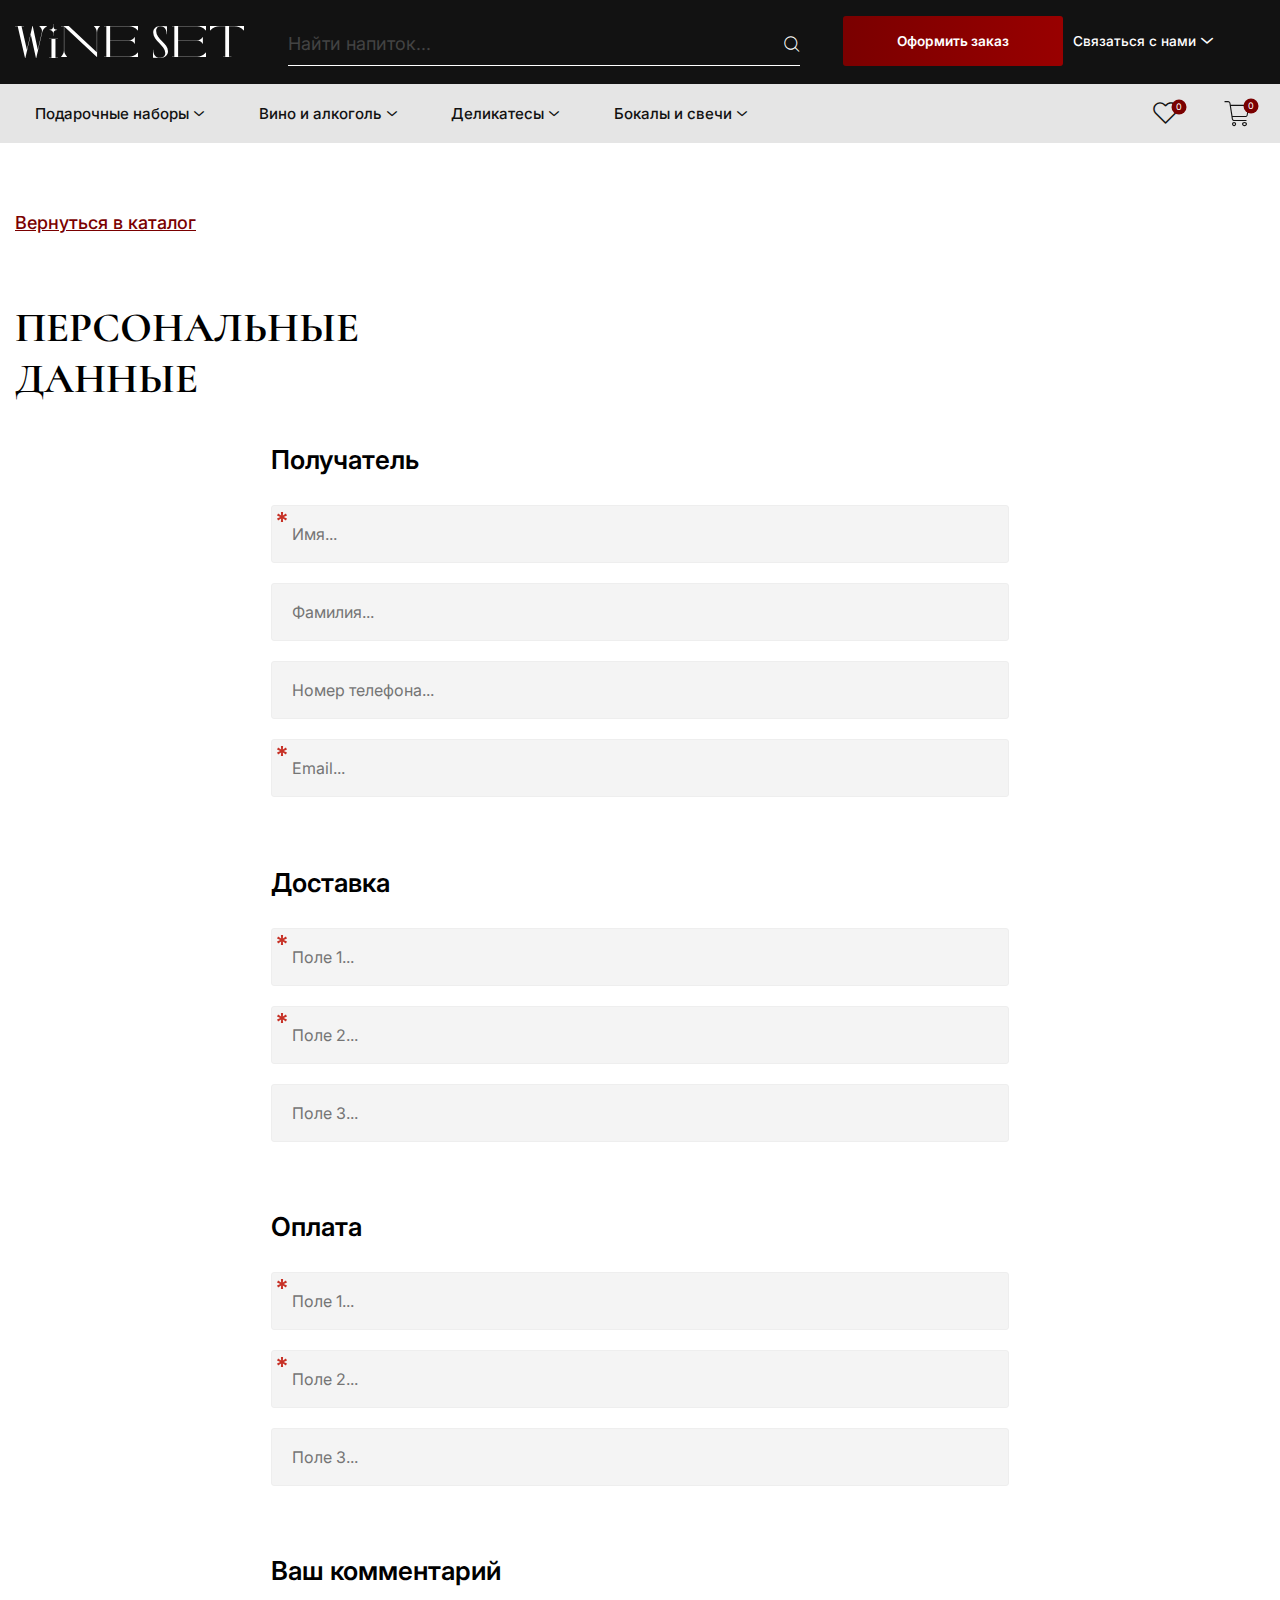
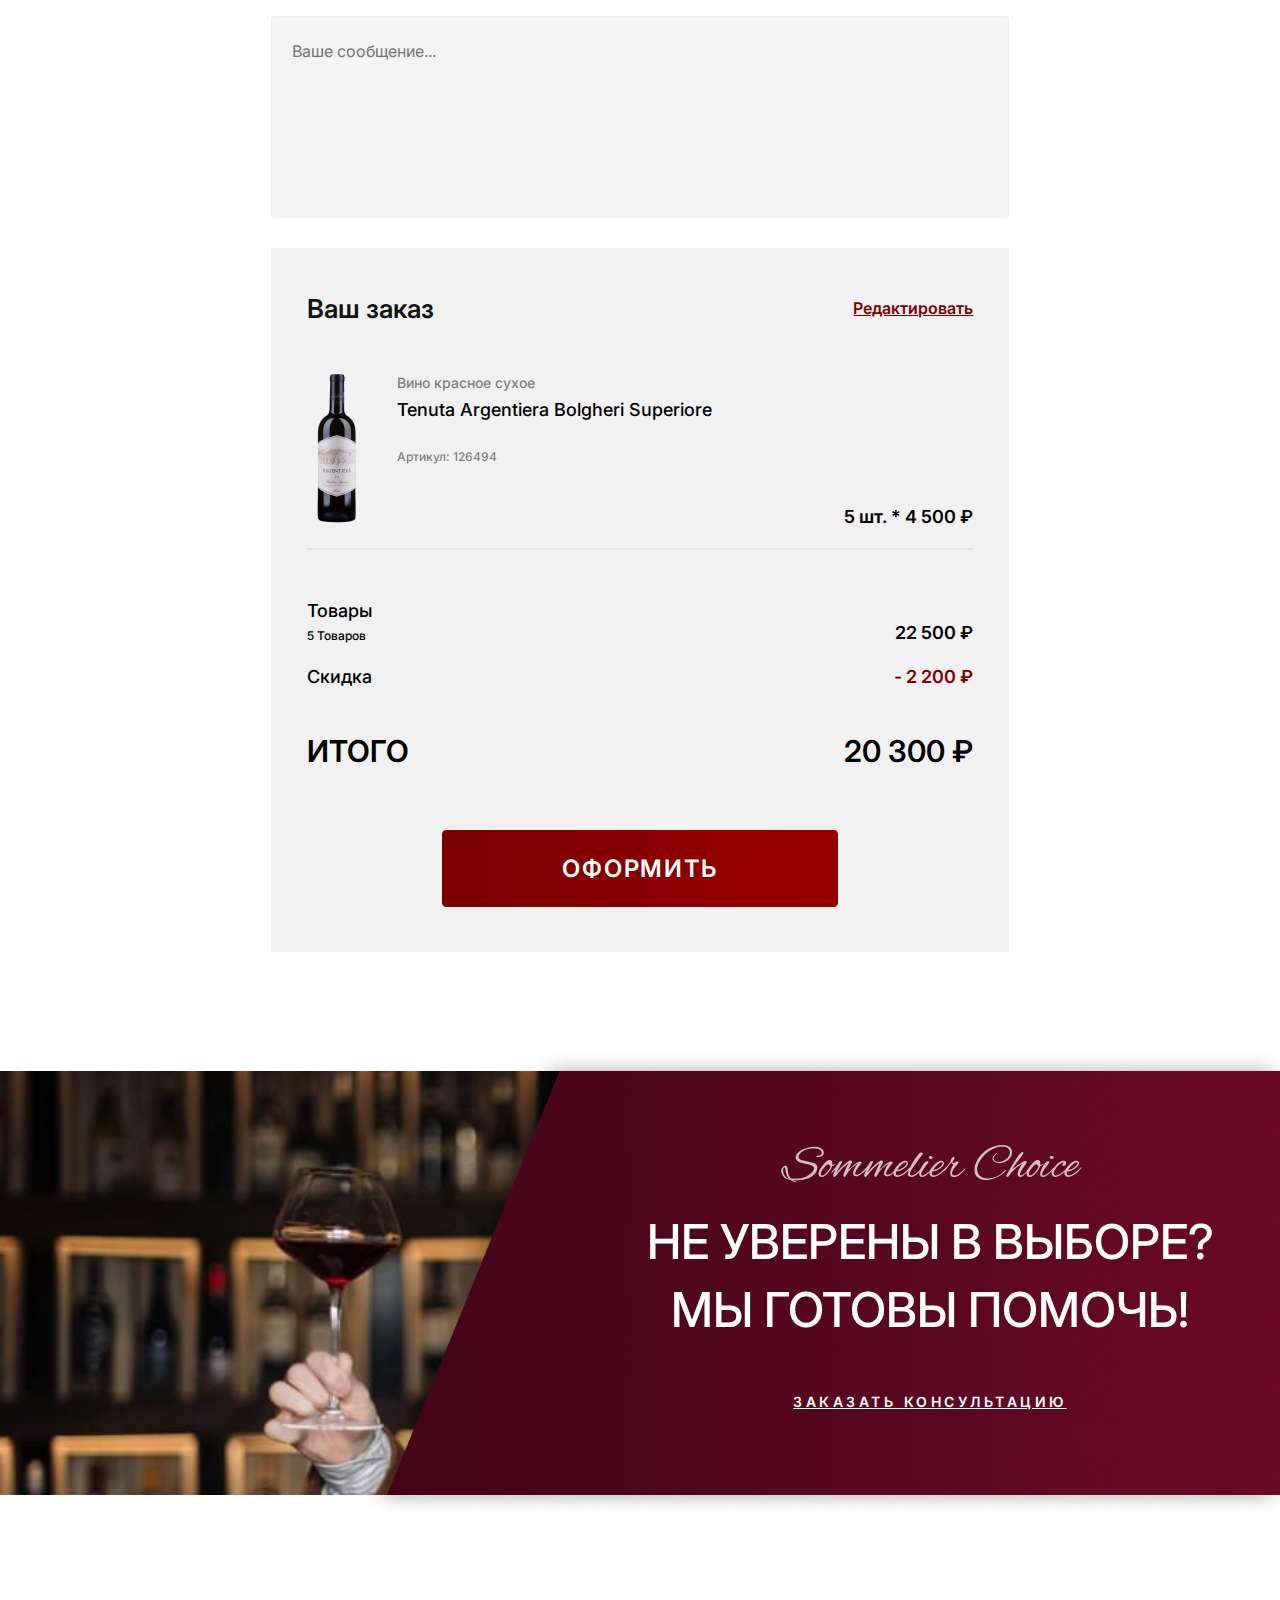
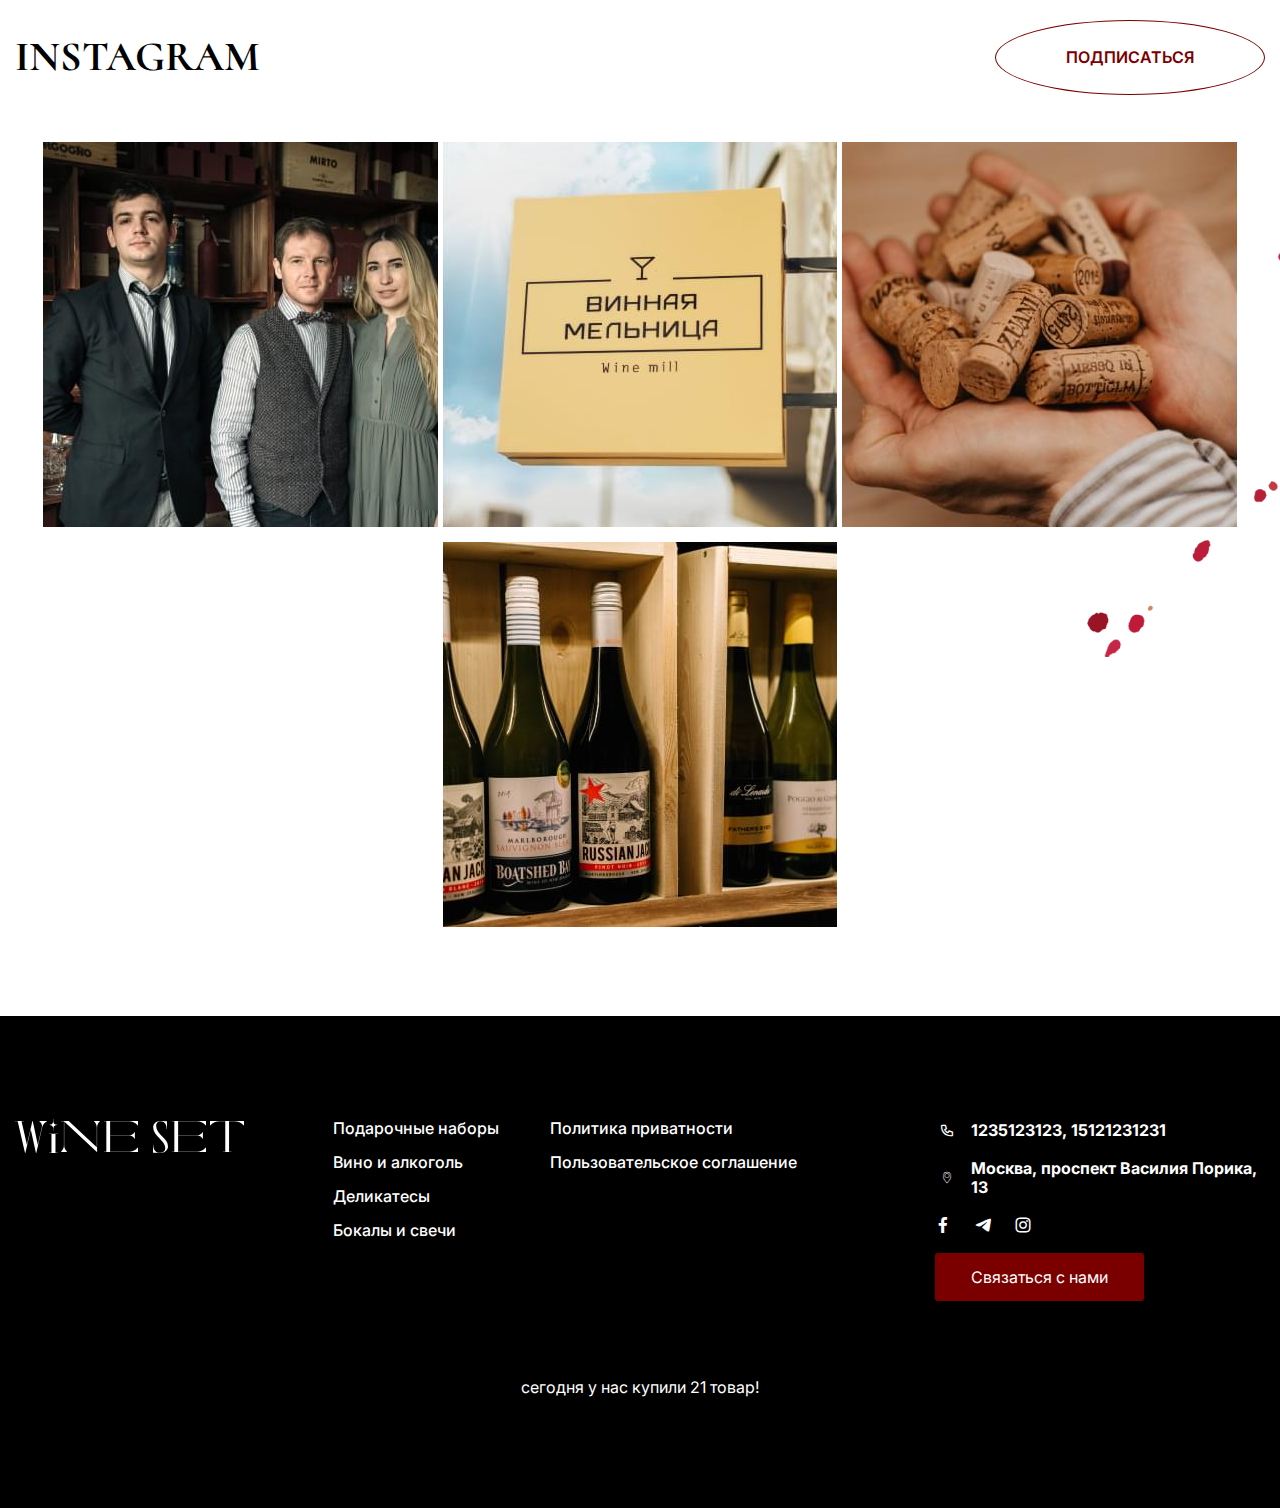
<file: big_form.html>
<!DOCTYPE html>
<html lang="ru">

<head>
	<title>Форма заявки</title>
	<meta charset="UTF-8">
	<meta name="format-detection" content="telephone=no">
	<!-- <style>body{opacity: 0;}</style> -->
	<link rel="stylesheet" href="css/style.min.css?_v=20220124234013">
	<link rel="shortcut icon" href="favicon.ico">
	<!-- <meta name="robots" content="noindex, nofollow"> -->
	<meta name="viewport" content="width=device-width, initial-scale=1.0">
</head>

<body>
	<div class="wrapper">
		<header class="header">
			<div class="header__background">
				<div class="header__burger-menu burger-menu">
					<div class="burger-menu__close"><span></span></div>
					<div class="burger-menu__logo"><img src="img/logo/logo.svg" alt="logo"></div>
					<ul class="burger-menu__list">
						<li class="burger-menu__item"><a class="underline-one" href="">Подарочные наборы</a></li>
						<li class="burger-menu__item"><a class="underline-one" href="">Вино и алкоголь</a></li>
						<li class="burger-menu__item"><a class="underline-one" href="">Деликатесы</a></li>
						<li class="burger-menu__item"><a class="underline-one" href="">Бокалы и свечи</a></li>
					</ul>
				</div>
				<button type="button" class="menu__icon icon-menu"><span></span></button>
				<div class="header__container header-container">
					<div class="header__top top-header">
						<div class="top-header__logo">
							<img src="img/logo/logo.svg" alt="logo">
						</div>
						<div data-da=".bottom-header__menu, 767.98, 0" class="top-header__search">
							<form class="search-header" action="#">
								<input autocomplete="off" type="text" name="form[]" data-error="Ошибка" placeholder="Найти напиток..." class="search-header__input">
								<button type="button" class="search-header__button _icon-search"></button>
							</form>
						</div>
						<div class="top-header__purchase">
							<div class="top-header__link"><a href="#">Оформить заказ</a></div>
							<div data-spollers class="top-header__spollers">
								<div class="top-header__spollers-item">
									<button type="button" data-spoller class="top-header__spollers-title _icon-arrowspoller">Связаться с нами</button>
									<div class="top-header__spollers-body">
										<div class="spollers-body__contacts">
											<div class="spollers-body__header">Контакты<span class="closespoller"></span></div>
											<div class="spollers-body__descr descr-spollers-body">
												<div class="descr-spollers-body__address">
													<address><span>Адрес:</span> г. Москва, ул. Нарвская, 1а, к.2</address>
												</div>
												<div class="descr-spollers-body__phone">
													<span>Телефон:</span> <a href="tel:+79197860276">+79197860276</a>, <a href="tel:+79689481268">+79689481268</a>
												</div>
												<div class="descr-spollers-body__email"><span>Email:</span> zakaz@wineset.ru
												</div>
												<div class="descr-spollers-body__map">
													<iframe src="https://www.google.com/maps/embed?pb=!1m18!1m12!1m3!1d3131.220989320983!2d-122.2913689850191!3d38.297547379667584!2m3!1f0!2f0!3f0!3m2!1i1024!2i768!4f13.1!3m3!1m2!1s0x8085065d4143335b%3A0x55150ef653628600!2zMTQyMiAxc3QgU3QsIE5hcGEsIENBIDk0NTU5LCDQodCo0JA!5e0!3m2!1sru!2sru!4v1640615804601!5m2!1sru!2sru" width="453" height="177" style="border:0;" allowfullscreen="" loading="lazy"></iframe>
												</div>
												<div class="descr-spollers-body__social">
													<a href="#" class="descr-spollers-body__social-link _icon-instagram"></a>
													<a href="#" class="descr-spollers-body__social-link _icon-TG"></a>
													<a href="#" class="descr-spollers-body__social-link _icon-facebook"></a>
												</div>
												<div class="descr-spollers-body__button">
													<button type="submit" class="button">Узнать больше</button>
												</div>
											</div>
										</div>
									</div>
								</div>
							</div>
						</div>
					</div>
				</div>
			</div>
			<div class="header__bottom bottom-header">
				<div class="bottom-header__container">
					<div class="bottom-header__menu menu-bottom">
						<nav class="menu-bottom__body">
							<div data-spollers data-one-spoller class="menu-bottom__spollers">
								<div class="menu-bottom__spollers-item">
									<button type="button" data-spoller data-one-spoller class="menu-bottom__spollers-title _icon-arrowspoller">Подарочные
										наборы</button>
									<div class="menu-bottom__spollers-body">
										<div class="menu-bottom__spollers-body-block">
											<div class="menu-bottom__spollers-body-item">
												<a href="menu-bottom__spollers-body-link">Вино</a>
											</div>
											<div class="menu-bottom__spollers-body-item">
												<a href="menu-bottom__spollers-body-link">Игристое</a>
											</div>
											<div class="menu-bottom__spollers-body-item">
												<a href="menu-bottom__spollers-body-link">Шампанское</a>
											</div>
											<div class="menu-bottom__spollers-body-item">
												<a href="menu-bottom__spollers-body-link">Вино и алкоголь</a>
											</div>
											<div class="menu-bottom__spollers-body-item">
												<a href="menu-bottom__spollers-body-link">Виски</a>
											</div>
											<div class="menu-bottom__spollers-body-item">
												<a href="menu-bottom__spollers-body-link">Водка</a>
											</div>
											<div class="menu-bottom__spollers-body-item">
												<a href="menu-bottom__spollers-body-link">Кальвадос</a>
											</div>
											<div class="menu-bottom__spollers-body-item">
												<a href="menu-bottom__spollers-body-link">Другие напитки</a>
											</div>
										</div>
									</div>
								</div>
								<div class="menu-bottom__spollers-item">
									<button type="button" data-spoller data-one-spoller class="menu-bottom__spollers-title _icon-arrowspoller">Вино и алкоголь</button>
									<div class="menu-bottom__spollers-body">
										<div class="menu-bottom__spollers-body-block">
											<div class="menu-bottom__spollers-body-item">
												<a href="menu-bottom__spollers-body-link">Вино</a>
											</div>
											<div class="menu-bottom__spollers-body-item">
												<a href="menu-bottom__spollers-body-link">Игристое</a>
											</div>
											<div class="menu-bottom__spollers-body-item">
												<a href="menu-bottom__spollers-body-link">Шампанское</a>
											</div>
											<div class="menu-bottom__spollers-body-item">
												<a href="menu-bottom__spollers-body-link">Вино и алкоголь</a>
											</div>
											<div class="menu-bottom__spollers-body-item">
												<a href="menu-bottom__spollers-body-link">Виски</a>
											</div>
											<div class="menu-bottom__spollers-body-item">
												<a href="menu-bottom__spollers-body-link">Водка</a>
											</div>
											<div class="menu-bottom__spollers-body-item">
												<a href="menu-bottom__spollers-body-link">Кальвадос</a>
											</div>
											<div class="menu-bottom__spollers-body-item">
												<a href="menu-bottom__spollers-body-link">Другие напитки</a>
											</div>
										</div>
									</div>
								</div>
								<div class="menu-bottom__spollers-item">
									<button type="button" data-spoller data-one-spoller class="menu-bottom__spollers-title _icon-arrowspoller">Деликатесы</button>
									<div class="menu-bottom__spollers-body">
										<div class="menu-bottom__spollers-body-block">
											<div class="menu-bottom__spollers-body-item">
												<a href="menu-bottom__spollers-body-link">Вино</a>
											</div>
											<div class="menu-bottom__spollers-body-item">
												<a href="menu-bottom__spollers-body-link">Игристое</a>
											</div>
											<div class="menu-bottom__spollers-body-item">
												<a href="menu-bottom__spollers-body-link">Шампанское</a>
											</div>
											<div class="menu-bottom__spollers-body-item">
												<a href="menu-bottom__spollers-body-link">Вино и алкоголь</a>
											</div>
											<div class="menu-bottom__spollers-body-item">
												<a href="menu-bottom__spollers-body-link">Виски</a>
											</div>
											<div class="menu-bottom__spollers-body-item">
												<a href="menu-bottom__spollers-body-link">Водка</a>
											</div>
											<div class="menu-bottom__spollers-body-item">
												<a href="menu-bottom__spollers-body-link">Кальвадос</a>
											</div>
											<div class="menu-bottom__spollers-body-item">
												<a href="menu-bottom__spollers-body-link">Другие напитки</a>
											</div>
										</div>
									</div>
								</div>
								<div class="menu-bottom__spollers-item">
									<button type="button" data-spoller data-one-spoller class="menu-bottom__spollers-title _icon-arrowspoller">Бокалы и свечи</button>
									<div class="menu-bottom__spollers-body">
										<div class="menu-bottom__spollers-body-block">
											<div class="menu-bottom__spollers-body-item">
												<a href="menu-bottom__spollers-body-link">Вино</a>
											</div>
											<div class="menu-bottom__spollers-body-item">
												<a href="menu-bottom__spollers-body-link">Игристое</a>
											</div>
											<div class="menu-bottom__spollers-body-item">
												<a href="menu-bottom__spollers-body-link">Шампанское</a>
											</div>
											<div class="menu-bottom__spollers-body-item">
												<a href="menu-bottom__spollers-body-link">Вино и алкоголь</a>
											</div>
											<div class="menu-bottom__spollers-body-item">
												<a href="menu-bottom__spollers-body-link">Виски</a>
											</div>
											<div class="menu-bottom__spollers-body-item">
												<a href="menu-bottom__spollers-body-link">Водка</a>
											</div>
											<div class="menu-bottom__spollers-body-item">
												<a href="menu-bottom__spollers-body-link">Кальвадос</a>
											</div>
											<div class="menu-bottom__spollers-body-item">
												<a href="menu-bottom__spollers-body-link">Другие напитки</a>
											</div>
										</div>
									</div>
								</div>
							</div>
						</nav>
						<div data-spollers data-one-spoller class="menu-bottom__cart cart-menu-bottom">
							<div class="mini-heart">
								<button data-spoller class="cart-menu-bottom__heart _icon-heart"><span>0</span></button>
								<div class="mini-heart__wrapper">
									<div class="mini-cart__title">Ваш список желаний<span class="closespoller"></span></div>
									<div class="mini-cart__body body-mini_cart">
										<div data-simplebar class="forScrollHeart">
											<div class="body-mini_heart__wrapper"></div>
										</div>
										<button type="submit" class="total-mini_cart__btn">Оформить заказ</button>
									</div>
								</div>
							</div>
							<div class="mini-cart">
								<button type="button" data-spoller class="cart-menu-bottom__cart _icon-cart"><span>0</span></button>
								<div class="mini-cart__wrapper">
									<div class="mini-cart__title">Ваша корзина<span class="closespoller"></span></div>
									<div class="mini-cart__body body-mini_cart">
										<div data-simplebar class="forscroll">
											<div class="body-mini_cart__wrapper"></div>
										</div>
										<div class="body-mini_cart__footer footer-mini_cart">
											<div class="footer-mini_cart__total total-mini_cart">
												<div class="total-mini_cart__text">Итого</div>
												<div class="total-mini_cart__price">0 р</div>
											</div>
											<div class="total-mini_cart__delivery">Важная и не очень информация по поводу
												доставки</div>
											<button type="submit" class="total-mini_cart__btn">Оформить заказ</button>
										</div>
									</div>
								</div>
							</div>
						</div>
					</div>
				</div>
			</div>
		</header>

		<!-- <div data-spollers class="spollers">
    <div class="spollers__item">
        <button type="button" data-spoller class="spollers__title">Заголовок спойлера</button>
        <div class="spollers__body">Контент спойлера</div>
    </div>
</div> -->
		<main class="page-form">
			<div class="page-form__container">
				<div class="page-cart__go-back">
					<div class="go-back-link"><a href="#">Вернуться в каталог</a></div>
				</div>
				<h1 class="page-form__title title">персональные <br> данные</h1>
				<div class="page-form__wrapper form">
					<div class="form__inputs inputs-form">
						<form id="form" class="inputs-form__form form-block" action="#">
							<div class="form-block__title">Получатель</div>
							<div class="form-block__line line-input">
								<div class="line-input required">
									<input data-required='SELECT' autocomplete="off" type="text" name="name" data-error="Ошибка" placeholder="Имя..." class="input">
								</div>
								<div class="line-input">
									<input autocomplete="off" type="text" name="surname" data-error="Ошибка" placeholder="Фамилия..." class="input">
								</div>
								<div class="line-input">
									<input data-tel-input autocomplete="off" type="tel" name="tel" data-error="Ошибка" placeholder="Номер телефона..." class="input">
								</div>
								<div class="line-input required">
									<input data-required='email' autocomplete="off" type="text" name="form[]" data-error="Ошибка" placeholder="Email..." class="input">
								</div>
							</div>
							<div class="form-block__title">Доставка</div>
							<div class="form-block__line">
								<div class="line-input required">
									<input data-required autocomplete="off" type="text" name="form[]" data-error="Ошибка" placeholder="Поле 1..." class="input">
								</div>
								<div class="line-input required">
									<input data-required autocomplete="off" type="text" name="form[]" data-error="Ошибка" placeholder="Поле 2..." class="input">
								</div>
								<div class="line-input">
									<input autocomplete="off" type="text" name="form[]" data-error="Ошибка" placeholder="Поле 3..." class="input">
								</div>
							</div>
							<div class="form-block__title">Оплата</div>
							<div class="form-block__line">
								<div class="line-input required">
									<input data-required autocomplete="off" type="text" name="form[]" data-error="Ошибка" placeholder="Поле 1..." class="input">
								</div>
								<div class="line-input required">
									<input data-required autocomplete="off" type="text" name="form[]" data-error="Ошибка" placeholder="Поле 2..." class="input">
								</div>
								<div class="line-input">
									<input autocomplete="off" type="text" name="form[]" data-error="Ошибка" placeholder="Поле 3..." class="input">
								</div>
							</div>
							<div class="form-block__title">Ваш комментарий</div>
							<div class="form-block__line">
								<textarea autocomplete="off" name="form[]" placeholder="Ваше сообщение..." data-error="Ошибка" class="input txa"></textarea>
							</div>
						</form>
					</div>
					<div class="form__cart cart-form">
						<div class="cart-form__title title-form_cart">
							<div class="title-form_cart__title">Ваш заказ</div>
							<div class="title-form_cart__edit"><a href="#">Редактировать</a></div>
						</div>
						<div class="cart-form__product product-form_cart">
							<div class="product-form_cart__img -ibg"><img src="img/form/wine.png" alt="product"></div>
							<div class="product-form_cart__descr descr-form_cart">
								<div class="descr-form_cart__wrapper">
									<div class="descr-form_cart__about">Вино красное сухое</div>
									<div class="descr-form_cart__name">Tenuta argentiera bolgheri superiore</div>
									<div class="descr-form_cart__vendor">Артикул: 126494</div>
								</div>
								<div class="descr-form_cart__price">5 шт. * 4 500 ₽</div>
							</div>
						</div>
						<div class="cart-form__prices prices-form_cart">
							<div class="prices-form_cart__about about-form_cart">
								<div class="about-form_cart__title">Товары</div>
								<div class="about-form_cart__quantity">5 Товаров</div>
							</div>
							<div class="prices-form_cart__price">22 500 ₽</div>
						</div>
						<div class="cart-form__discount discount-form_cart">
							<div class="discount-form_cart__title">Cкидка</div>
							<div class="discount-form_cart__price">- 2 200 ₽</div>
						</div>
						<div class="cart-form__total total-form_cart">
							<div class="total-form_cart__title">иТОГО</div>
							<div class="total-form_cart__price">20 300 ₽</div>
						</div>
						<button type="submit" form="form" class="cart-form__btn">Оформить</button>
					</div>
				</div>
			</div>
			<section class="consultation">
				<div class="slide-home consultation-img">
					<img class="slide-home__before" src="img/consultation/1.jpg" alt="picture">
					<picture>
						<source media="(max-width: 799px)" srcset="img/home/redbg.jpg">
						<source media="(min-width: 800px)" srcset="img/home/slider1-right.png">
						<img class="slide-home__after" src="img/home/slider1-right.png" alt="picture">
                    </picture>
						<div class="slide-home__descr descr-home-slide">
							<div class="descr-home-slide__text1">Sommelier Choice</div>
							<h2 class="descr-home-slide__text2">НЕ УВЕРЕНЫ В ВЫБОРЕ? <br> МЫ ГОТОВЫ ПОМОЧЬ!</h2>
							<div class="descr-home-slide__text3"><a href="#">ЗАКАЗАТЬ КОНСУЛЬТАЦИЮ</a></div>
						</div>
				</div>
			</section>
			<section class="instagram">
				<div class="instagram__bg"><img src="img/instagram/bg.png" alt="picture"></div>
				<div class="instagram__container">
					<div class="instagram__header header-instagram">
						<h2 class="header-instagram__title title">instagram</h2>
						<div class="header-instagram__btn"><a href="#">подписаться</a></div>
					</div>
					<div class="instagram__pictures pictures-instagram">
						<div class="pictures-instagram__img"><img src="img/instagram/1.jpg" alt="picture"></div>
						<div class="pictures-instagram__img"><img src="img/instagram/2.jpg" alt="picture"></div>
						<div class="pictures-instagram__img"><img src="img/instagram/3.jpg" alt="picture"></div>
						<div class="pictures-instagram__img"><img src="img/instagram/4.jpg" alt="picture"></div>
					</div>
				</div>
			</section>
		</main>
		<footer class="footer">
			<div class="footer__container">
				<div class="footer__wrapper">
					<div class="footer__logo"><img src="img/logo/logo.svg" alt="picture"></div>
					<div class="footer__menu menu-footer">
						<div class="menu-footer__item"><a href="#">Подарочные наборы</a></div>
						<div class="menu-footer__item"><a href="#">Вино и алкоголь</a></div>
						<div class="menu-footer__item"><a href="#">Деликатесы</a></div>
						<div class="menu-footer__item"><a href="#">Бокалы и свечи</a></div>
					</div>
					<div class="footer__confidential confidential-footer">
						<div class="confidential-footer__item"><a href="#">Политика приватности</a></div>
						<div class="confidential-footer__item"><a href="#">Пользовательское соглашение</a></div>
					</div>
					<div class="footer__contacts contacts-footer">
						<div class="contacts-footer__phone _icon-phone"><a href="tel:+71235123123">1235123123, 15121231231</a>
						</div>
						<address class="contacts-footer__address _icon-location">Москва, проспект Василия Порика, 13</address>
						<div class="contacts-footer__social social-footer">
							<div class="social-footer__facebook _icon-facebook"><a href="#"></a></div>
							<div class="social-footer__TG _icon-TG"><a href="#"></a></div>
							<div class="social-footer__instagram _icon-instagram"><a href="#"></a></div>
						</div>
						<div class="contacts-footer__btn"><a href="#">Связаться с нами</a></div>
					</div>
				</div>
				<div class="footer__buy">сегодня у нас купили <span>21</span> товар!</div>
			</div>
		</footer>
	</div>
	<!-- <div id="popup" aria-hidden="true" class="popup">
    <div class="popup__wrapper">
        <div class="popup__content">
            <div class="popup__text text-popup">
                <div class="text-popup__title">Для доступа на сайт необходимо <br> подтвердить возраст</div>
                <div class="text-popup__about">Сайт содержит информацию, не рекомендованную для лиц,
                    не достигших совершеннолетнего возраста. Сведения,
                    размещенные на сайте носят исключительно
                    информационный характр и предназначены только для
                    личного использования.</div>
                <button data-close type="button" class="popup__close">мне исполнилось 18 лет</button>
            </div>
            <div class="popup__content-18"><img src="img/popup/18.svg" alt="svg"></div>
        </div>
    </div>
</div> -->
	<script src="js/app.min.js?_v=20220124234013"></script>
</body>

</html>
</file>
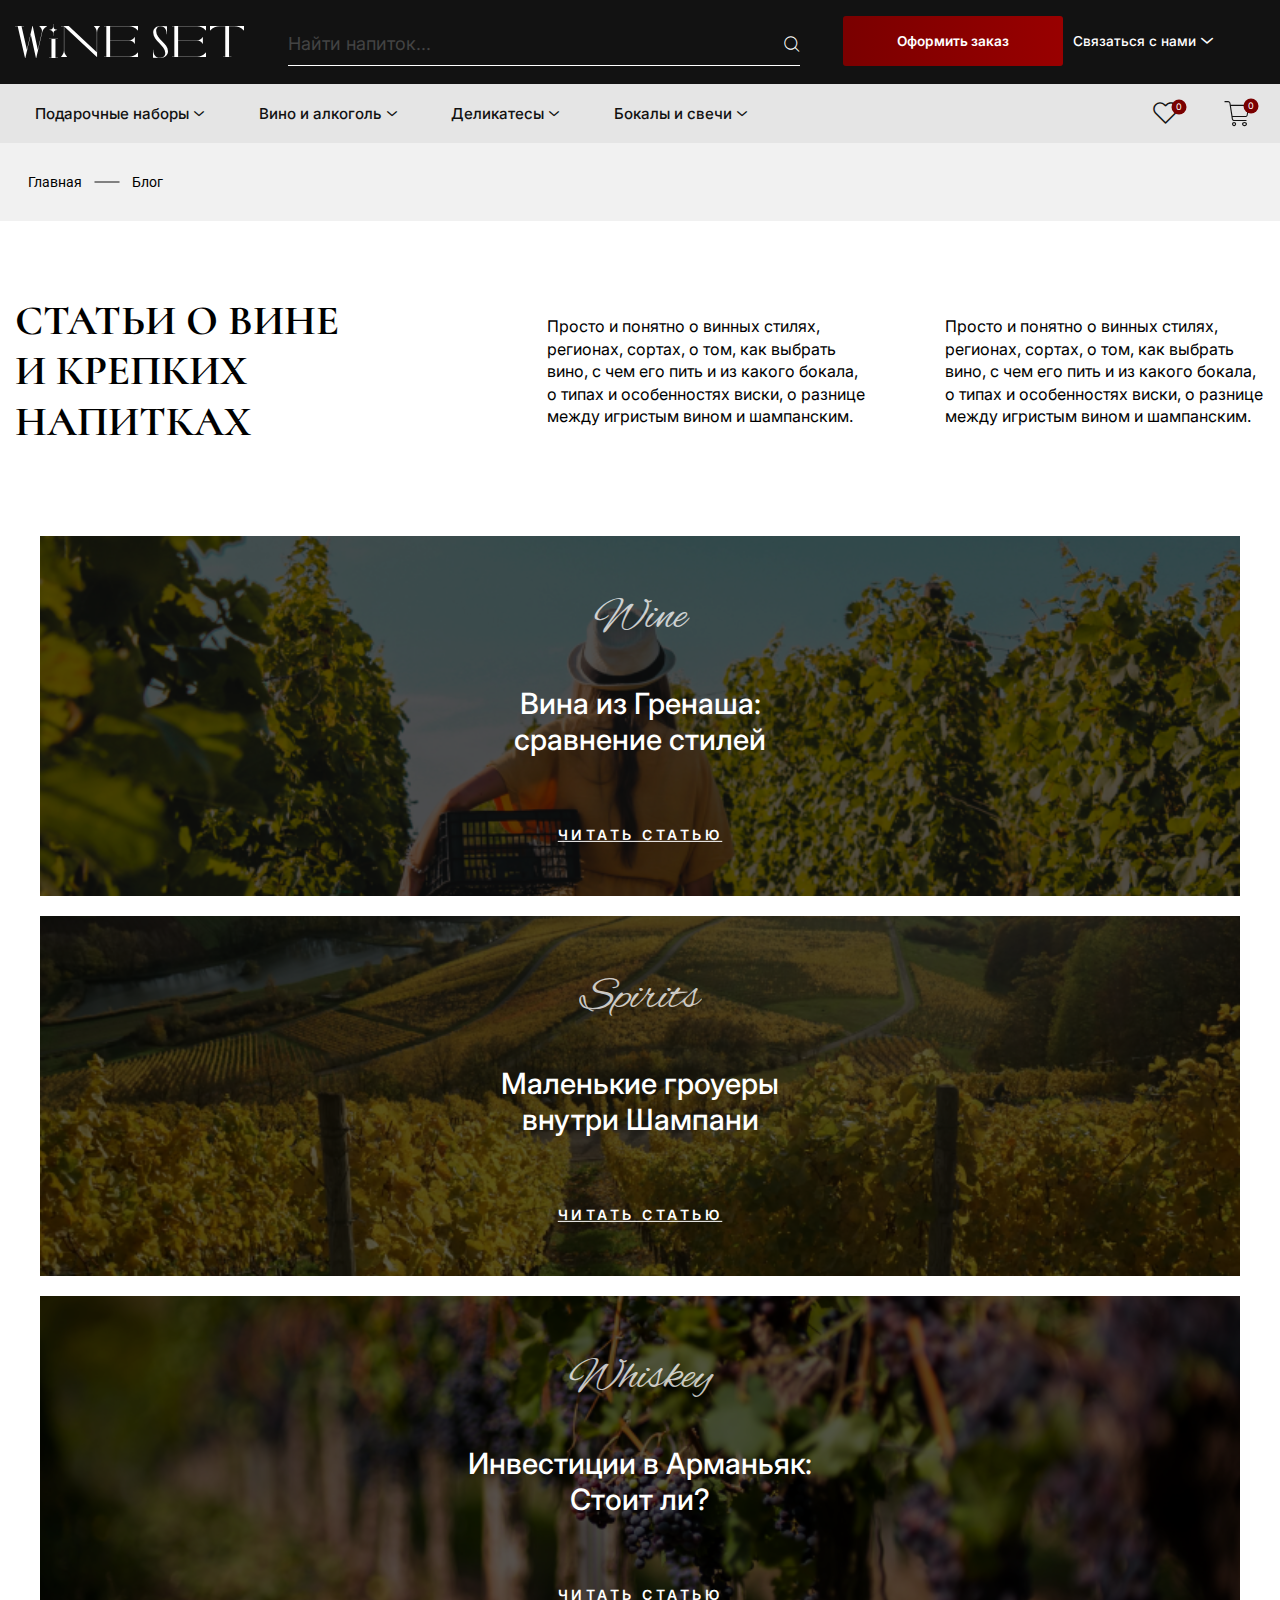
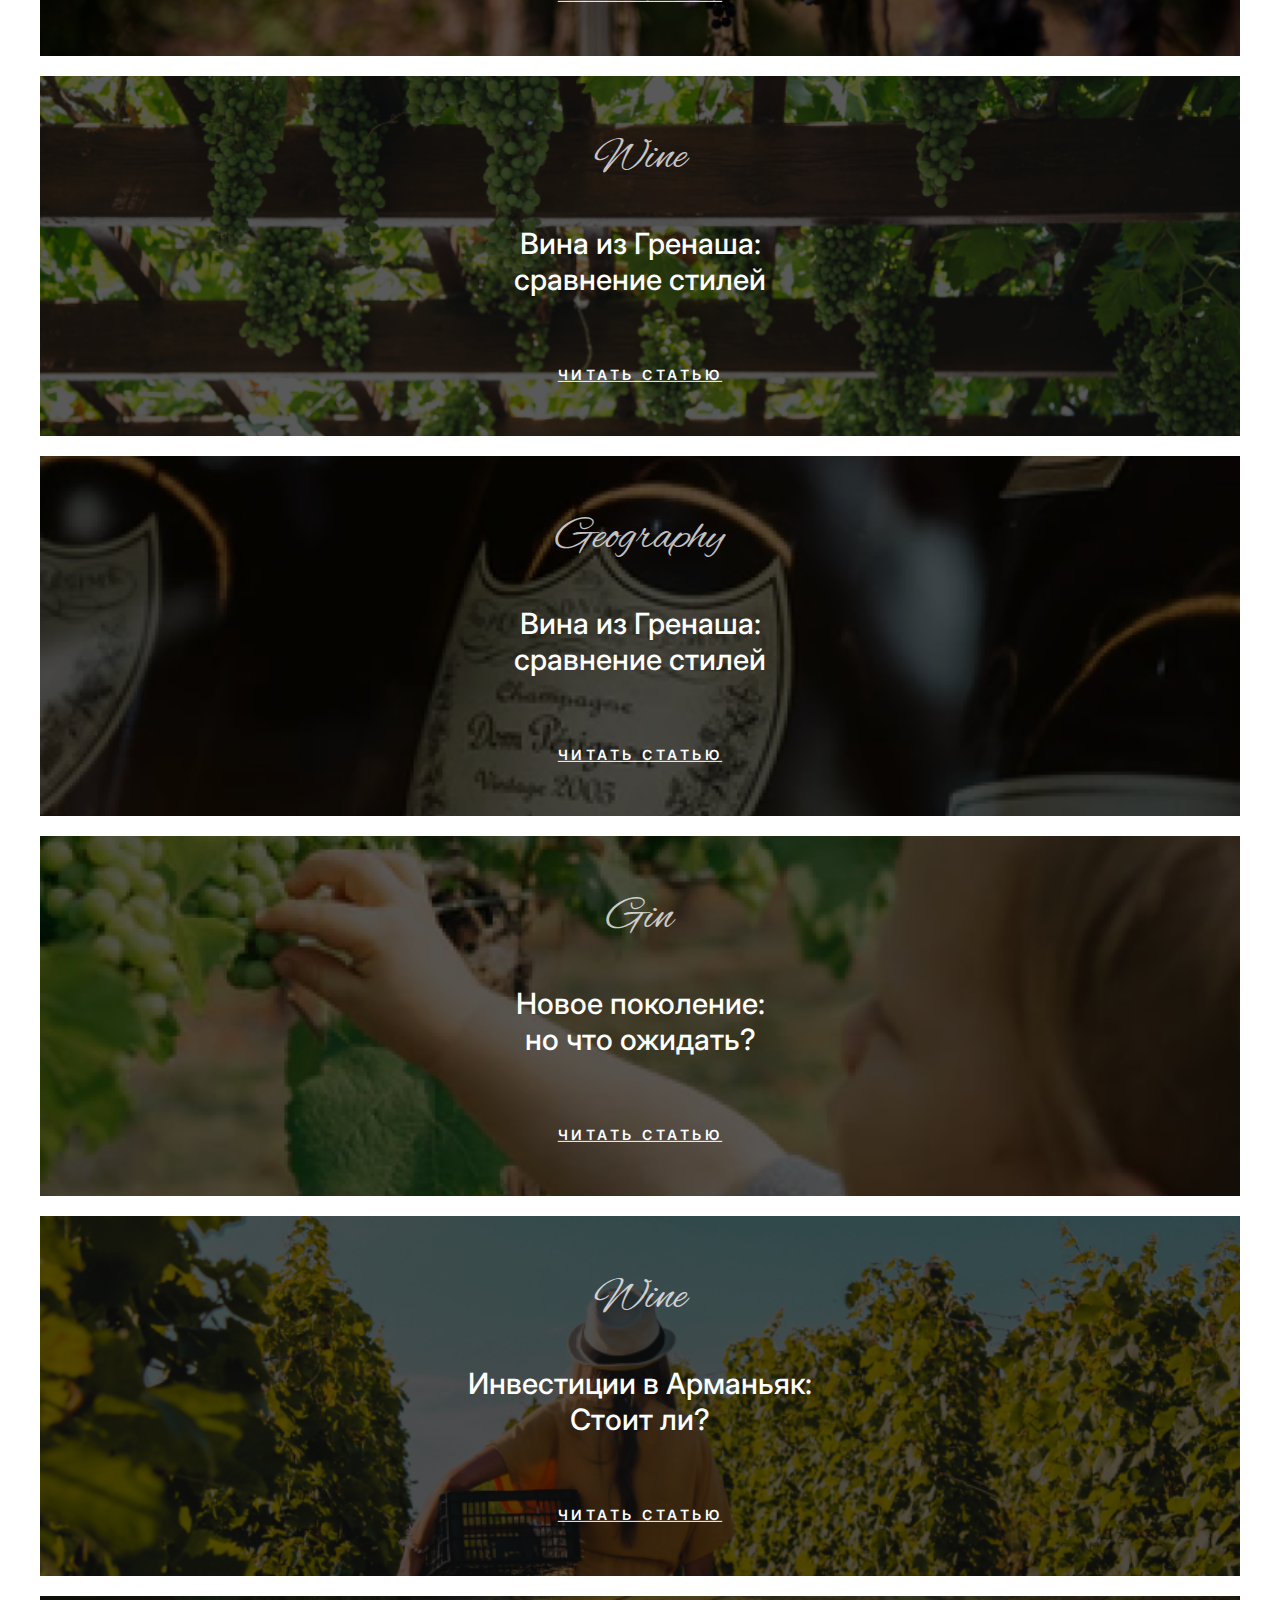
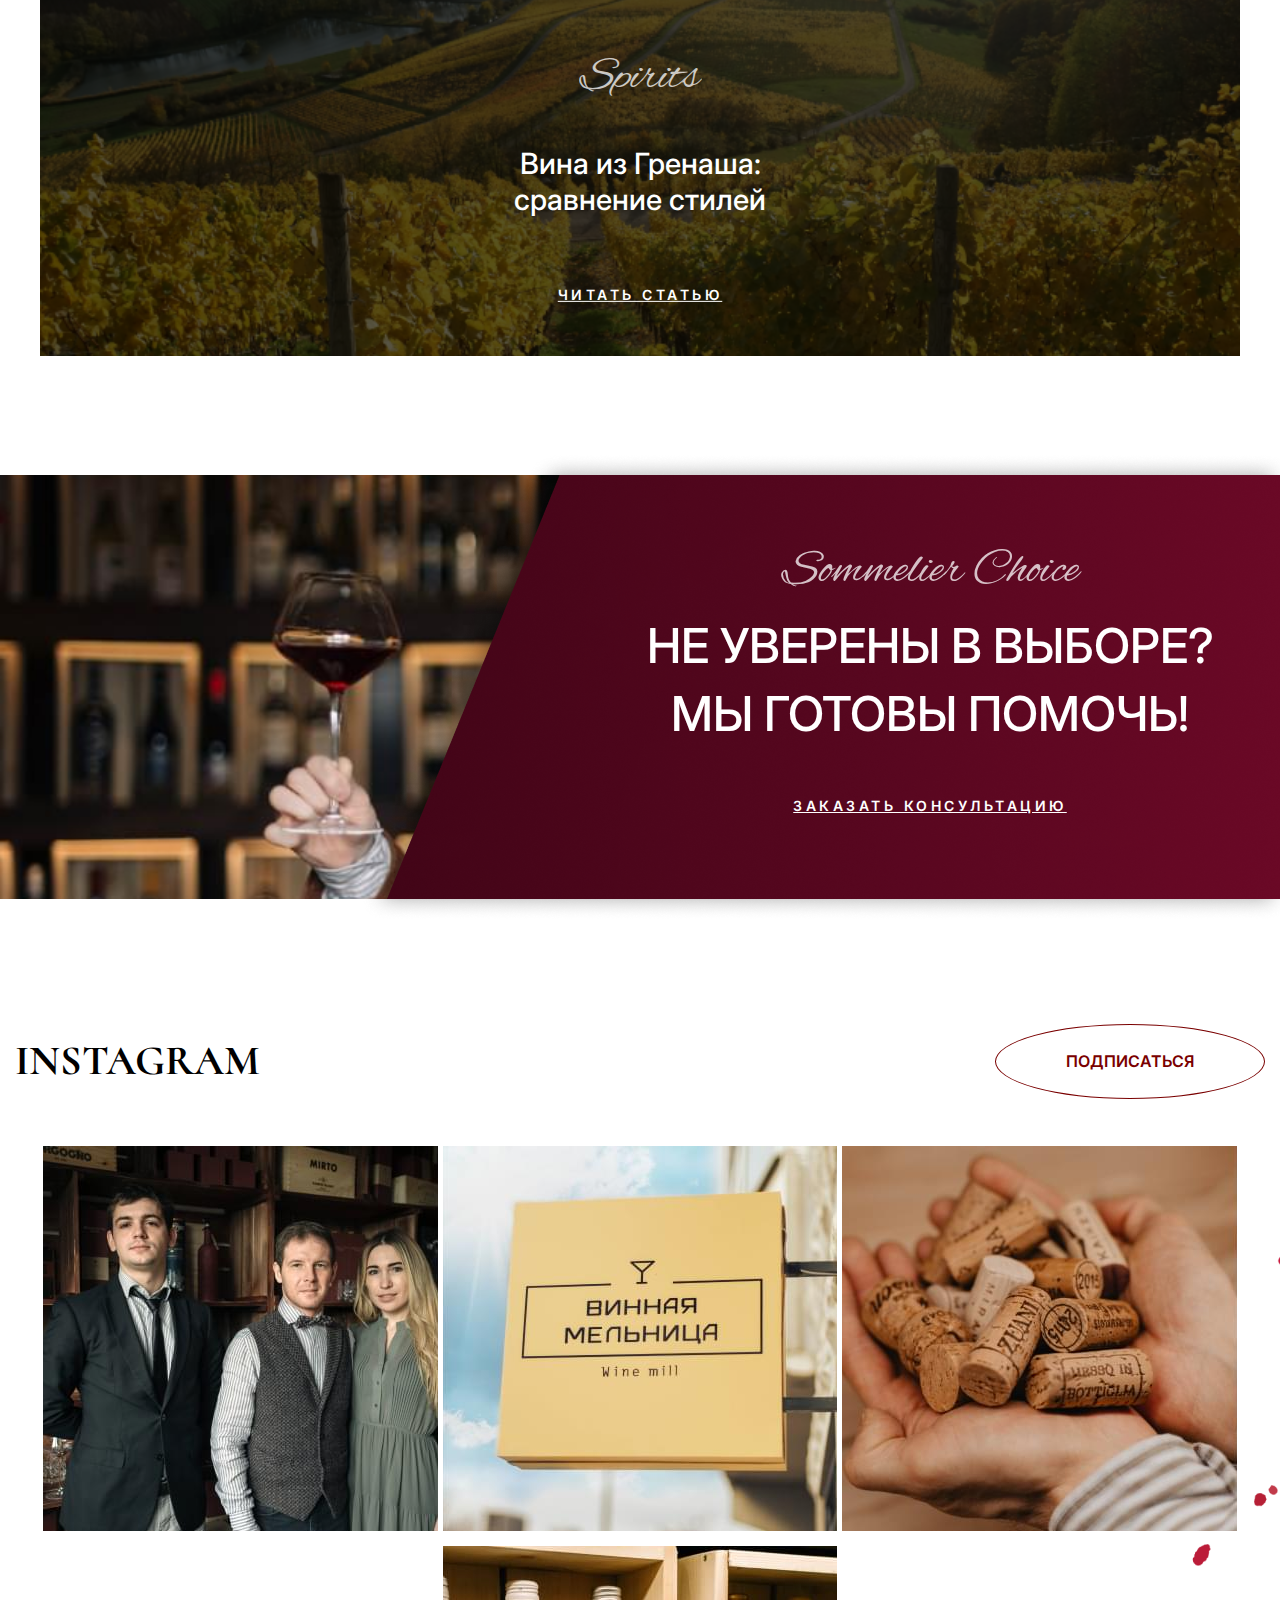
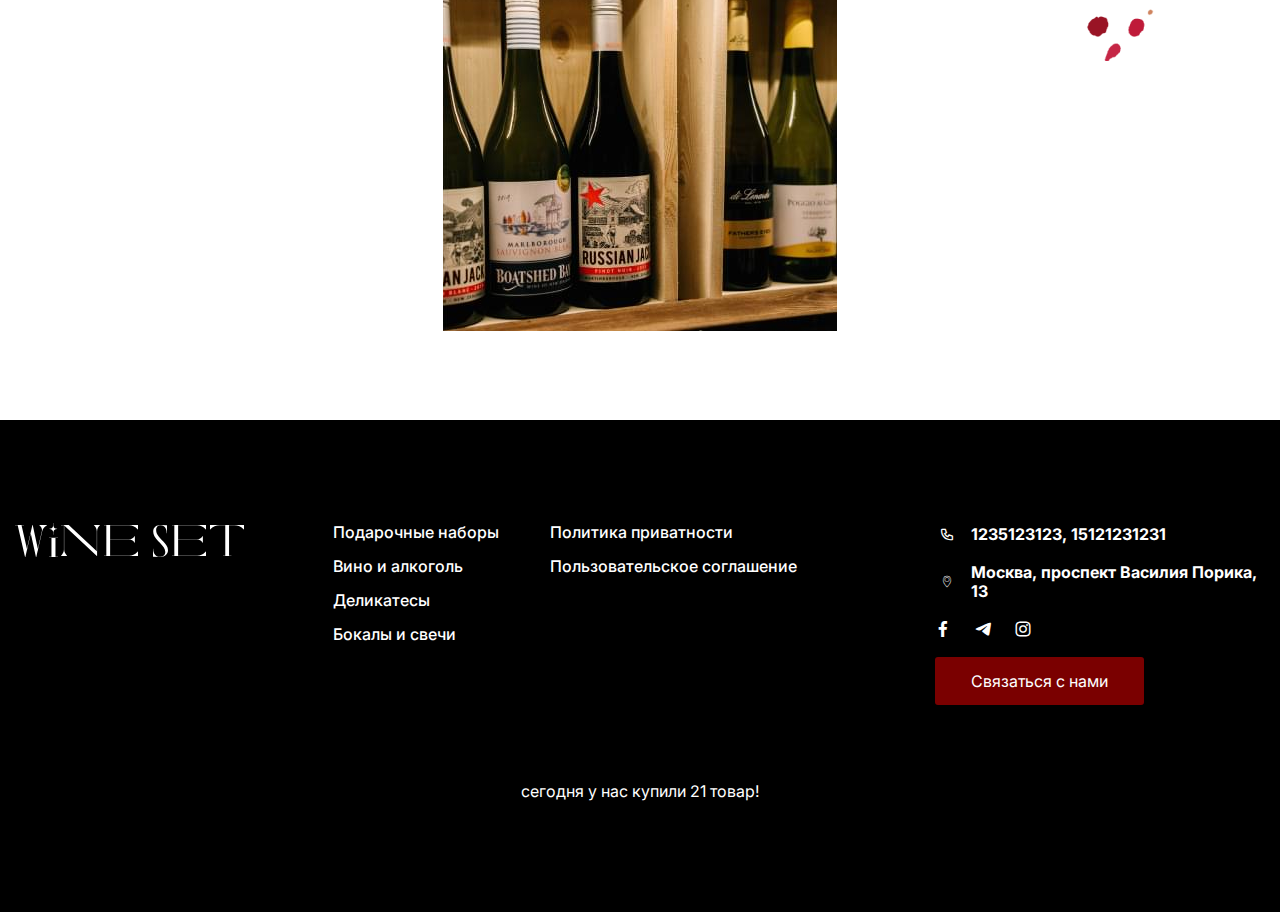
<file: blog.html>
<!DOCTYPE html>
<html lang="ru">

<head>
	<title>Блог</title>
	<meta charset="UTF-8">
	<meta name="format-detection" content="telephone=no">
	<!-- <style>body{opacity: 0;}</style> -->
	<link rel="stylesheet" href="css/style.min.css?_v=20220124234013">
	<link rel="shortcut icon" href="favicon.ico">
	<!-- <meta name="robots" content="noindex, nofollow"> -->
	<meta name="viewport" content="width=device-width, initial-scale=1.0">
</head>

<body>
	<div class="wrapper">
		<header class="header">
			<div class="header__background">
				<div class="header__burger-menu burger-menu">
					<div class="burger-menu__close"><span></span></div>
					<div class="burger-menu__logo"><img src="img/logo/logo.svg" alt="logo"></div>
					<ul class="burger-menu__list">
						<li class="burger-menu__item"><a class="underline-one" href="">Подарочные наборы</a></li>
						<li class="burger-menu__item"><a class="underline-one" href="">Вино и алкоголь</a></li>
						<li class="burger-menu__item"><a class="underline-one" href="">Деликатесы</a></li>
						<li class="burger-menu__item"><a class="underline-one" href="">Бокалы и свечи</a></li>
					</ul>
				</div>
				<button type="button" class="menu__icon icon-menu"><span></span></button>
				<div class="header__container header-container">
					<div class="header__top top-header">
						<div class="top-header__logo">
							<img src="img/logo/logo.svg" alt="logo">
						</div>
						<div data-da=".bottom-header__menu, 767.98, 0" class="top-header__search">
							<form class="search-header" action="#">
								<input autocomplete="off" type="text" name="form[]" data-error="Ошибка" placeholder="Найти напиток..." class="search-header__input">
								<button type="button" class="search-header__button _icon-search"></button>
							</form>
						</div>
						<div class="top-header__purchase">
							<div class="top-header__link"><a href="#">Оформить заказ</a></div>
							<div data-spollers class="top-header__spollers">
								<div class="top-header__spollers-item">
									<button type="button" data-spoller class="top-header__spollers-title _icon-arrowspoller">Связаться с нами</button>
									<div class="top-header__spollers-body">
										<div class="spollers-body__contacts">
											<div class="spollers-body__header">Контакты<span class="closespoller"></span></div>
											<div class="spollers-body__descr descr-spollers-body">
												<div class="descr-spollers-body__address">
													<address><span>Адрес:</span> г. Москва, ул. Нарвская, 1а, к.2</address>
												</div>
												<div class="descr-spollers-body__phone">
													<span>Телефон:</span> <a href="tel:+79197860276">+79197860276</a>, <a href="tel:+79689481268">+79689481268</a>
												</div>
												<div class="descr-spollers-body__email"><span>Email:</span> zakaz@wineset.ru
												</div>
												<div class="descr-spollers-body__map">
													<iframe src="https://www.google.com/maps/embed?pb=!1m18!1m12!1m3!1d3131.220989320983!2d-122.2913689850191!3d38.297547379667584!2m3!1f0!2f0!3f0!3m2!1i1024!2i768!4f13.1!3m3!1m2!1s0x8085065d4143335b%3A0x55150ef653628600!2zMTQyMiAxc3QgU3QsIE5hcGEsIENBIDk0NTU5LCDQodCo0JA!5e0!3m2!1sru!2sru!4v1640615804601!5m2!1sru!2sru" width="453" height="177" style="border:0;" allowfullscreen="" loading="lazy"></iframe>
												</div>
												<div class="descr-spollers-body__social">
													<a href="#" class="descr-spollers-body__social-link _icon-instagram"></a>
													<a href="#" class="descr-spollers-body__social-link _icon-TG"></a>
													<a href="#" class="descr-spollers-body__social-link _icon-facebook"></a>
												</div>
												<div class="descr-spollers-body__button">
													<button type="submit" class="button">Узнать больше</button>
												</div>
											</div>
										</div>
									</div>
								</div>
							</div>
						</div>
					</div>
				</div>
			</div>
			<div class="header__bottom bottom-header">
				<div class="bottom-header__container">
					<div class="bottom-header__menu menu-bottom">
						<nav class="menu-bottom__body">
							<div data-spollers data-one-spoller class="menu-bottom__spollers">
								<div class="menu-bottom__spollers-item">
									<button type="button" data-spoller data-one-spoller class="menu-bottom__spollers-title _icon-arrowspoller">Подарочные
										наборы</button>
									<div class="menu-bottom__spollers-body">
										<div class="menu-bottom__spollers-body-block">
											<div class="menu-bottom__spollers-body-item">
												<a href="menu-bottom__spollers-body-link">Вино</a>
											</div>
											<div class="menu-bottom__spollers-body-item">
												<a href="menu-bottom__spollers-body-link">Игристое</a>
											</div>
											<div class="menu-bottom__spollers-body-item">
												<a href="menu-bottom__spollers-body-link">Шампанское</a>
											</div>
											<div class="menu-bottom__spollers-body-item">
												<a href="menu-bottom__spollers-body-link">Вино и алкоголь</a>
											</div>
											<div class="menu-bottom__spollers-body-item">
												<a href="menu-bottom__spollers-body-link">Виски</a>
											</div>
											<div class="menu-bottom__spollers-body-item">
												<a href="menu-bottom__spollers-body-link">Водка</a>
											</div>
											<div class="menu-bottom__spollers-body-item">
												<a href="menu-bottom__spollers-body-link">Кальвадос</a>
											</div>
											<div class="menu-bottom__spollers-body-item">
												<a href="menu-bottom__spollers-body-link">Другие напитки</a>
											</div>
										</div>
									</div>
								</div>
								<div class="menu-bottom__spollers-item">
									<button type="button" data-spoller data-one-spoller class="menu-bottom__spollers-title _icon-arrowspoller">Вино и алкоголь</button>
									<div class="menu-bottom__spollers-body">
										<div class="menu-bottom__spollers-body-block">
											<div class="menu-bottom__spollers-body-item">
												<a href="menu-bottom__spollers-body-link">Вино</a>
											</div>
											<div class="menu-bottom__spollers-body-item">
												<a href="menu-bottom__spollers-body-link">Игристое</a>
											</div>
											<div class="menu-bottom__spollers-body-item">
												<a href="menu-bottom__spollers-body-link">Шампанское</a>
											</div>
											<div class="menu-bottom__spollers-body-item">
												<a href="menu-bottom__spollers-body-link">Вино и алкоголь</a>
											</div>
											<div class="menu-bottom__spollers-body-item">
												<a href="menu-bottom__spollers-body-link">Виски</a>
											</div>
											<div class="menu-bottom__spollers-body-item">
												<a href="menu-bottom__spollers-body-link">Водка</a>
											</div>
											<div class="menu-bottom__spollers-body-item">
												<a href="menu-bottom__spollers-body-link">Кальвадос</a>
											</div>
											<div class="menu-bottom__spollers-body-item">
												<a href="menu-bottom__spollers-body-link">Другие напитки</a>
											</div>
										</div>
									</div>
								</div>
								<div class="menu-bottom__spollers-item">
									<button type="button" data-spoller data-one-spoller class="menu-bottom__spollers-title _icon-arrowspoller">Деликатесы</button>
									<div class="menu-bottom__spollers-body">
										<div class="menu-bottom__spollers-body-block">
											<div class="menu-bottom__spollers-body-item">
												<a href="menu-bottom__spollers-body-link">Вино</a>
											</div>
											<div class="menu-bottom__spollers-body-item">
												<a href="menu-bottom__spollers-body-link">Игристое</a>
											</div>
											<div class="menu-bottom__spollers-body-item">
												<a href="menu-bottom__spollers-body-link">Шампанское</a>
											</div>
											<div class="menu-bottom__spollers-body-item">
												<a href="menu-bottom__spollers-body-link">Вино и алкоголь</a>
											</div>
											<div class="menu-bottom__spollers-body-item">
												<a href="menu-bottom__spollers-body-link">Виски</a>
											</div>
											<div class="menu-bottom__spollers-body-item">
												<a href="menu-bottom__spollers-body-link">Водка</a>
											</div>
											<div class="menu-bottom__spollers-body-item">
												<a href="menu-bottom__spollers-body-link">Кальвадос</a>
											</div>
											<div class="menu-bottom__spollers-body-item">
												<a href="menu-bottom__spollers-body-link">Другие напитки</a>
											</div>
										</div>
									</div>
								</div>
								<div class="menu-bottom__spollers-item">
									<button type="button" data-spoller data-one-spoller class="menu-bottom__spollers-title _icon-arrowspoller">Бокалы и свечи</button>
									<div class="menu-bottom__spollers-body">
										<div class="menu-bottom__spollers-body-block">
											<div class="menu-bottom__spollers-body-item">
												<a href="menu-bottom__spollers-body-link">Вино</a>
											</div>
											<div class="menu-bottom__spollers-body-item">
												<a href="menu-bottom__spollers-body-link">Игристое</a>
											</div>
											<div class="menu-bottom__spollers-body-item">
												<a href="menu-bottom__spollers-body-link">Шампанское</a>
											</div>
											<div class="menu-bottom__spollers-body-item">
												<a href="menu-bottom__spollers-body-link">Вино и алкоголь</a>
											</div>
											<div class="menu-bottom__spollers-body-item">
												<a href="menu-bottom__spollers-body-link">Виски</a>
											</div>
											<div class="menu-bottom__spollers-body-item">
												<a href="menu-bottom__spollers-body-link">Водка</a>
											</div>
											<div class="menu-bottom__spollers-body-item">
												<a href="menu-bottom__spollers-body-link">Кальвадос</a>
											</div>
											<div class="menu-bottom__spollers-body-item">
												<a href="menu-bottom__spollers-body-link">Другие напитки</a>
											</div>
										</div>
									</div>
								</div>
							</div>
						</nav>
						<div data-spollers data-one-spoller class="menu-bottom__cart cart-menu-bottom">
							<div class="mini-heart">
								<button data-spoller class="cart-menu-bottom__heart _icon-heart"><span>0</span></button>
								<div class="mini-heart__wrapper">
									<div class="mini-cart__title">Ваш список желаний<span class="closespoller"></span></div>
									<div class="mini-cart__body body-mini_cart">
										<div data-simplebar class="forScrollHeart">
											<div class="body-mini_heart__wrapper"></div>
										</div>
										<button type="submit" class="total-mini_cart__btn">Оформить заказ</button>
									</div>
								</div>
							</div>
							<div class="mini-cart">
								<button type="button" data-spoller class="cart-menu-bottom__cart _icon-cart"><span>0</span></button>
								<div class="mini-cart__wrapper">
									<div class="mini-cart__title">Ваша корзина<span class="closespoller"></span></div>
									<div class="mini-cart__body body-mini_cart">
										<div data-simplebar class="forscroll">
											<div class="body-mini_cart__wrapper"></div>
										</div>
										<div class="body-mini_cart__footer footer-mini_cart">
											<div class="footer-mini_cart__total total-mini_cart">
												<div class="total-mini_cart__text">Итого</div>
												<div class="total-mini_cart__price">0 р</div>
											</div>
											<div class="total-mini_cart__delivery">Важная и не очень информация по поводу
												доставки</div>
											<button type="submit" class="total-mini_cart__btn">Оформить заказ</button>
										</div>
									</div>
								</div>
							</div>
						</div>
					</div>
				</div>
			</div>
		</header>

		<!-- <div data-spollers class="spollers">
    <div class="spollers__item">
        <button type="button" data-spoller class="spollers__title">Заголовок спойлера</button>
        <div class="spollers__body">Контент спойлера</div>
    </div>
</div> -->
		<div class="submenu">
			<div class="submenu__container">
				<nav class="submenu__body body-submenu">
					<ul class="body-submenu__list list-submenu">
						<li class="list-submenu__item"><a href="#">Главная</a></li>
						<li class="list-submenu__item"><a href="#">Блог</a></li>
					</ul>
				</nav>
			</div>
		</div>
		<main class="page-blog">
			<div class="blog__container">
				<div class="blog__title section-title">
					<div class="section-title__wrapper">
						<h1 class="section-title__title title">статьи о вине <br> и крепких напитках</h1>
					</div>
					<div class="section-title__text1">Просто и понятно о винных стилях, регионах, сортах, о том, как выбрать вино, с чем его пить и из какого бокала, о типах
						и особенностях виски, о разнице между игристым вином и шампанским.
					</div>
					<div class="section-title__text2">Просто и понятно о винных стилях, регионах, сортах, о том, как выбрать вино, с чем его пить и из какого бокала, о типах
						и особенностях виски, о разнице между игристым вином и шампанским.
					</div>
				</div>
				<section class="article">
					<div class="article__wrapper">
						<div class="article__item item-article">
							<a href="#" class="item-article__img -ibg"><img src="img/blog/article-1.png" alt="picture"></a>
							<div class="item-article__descr">
								<div class="item-article__about">Wine</div>
								<h2 class="item-article__title">Вина из Гренаша: <br> сравнение стилей</h2>
								<div class="item-article__link"><a href="#">ЧИТАТЬ СТАТЬЮ</a></div>
							</div>
						</div>
						<div class="article__item item-article">
							<a href="#" class="item-article__img -ibg"><img src="img/blog/article-2.png" alt="picture"></a>
							<div class="item-article__descr">
								<div class="item-article__about">Spirits</div>
								<h2 class="item-article__title">Маленькие гроуеры <br> внутри Шампани</h2>
								<div class="item-article__link"><a href="#">ЧИТАТЬ СТАТЬЮ</a></div>
							</div>
						</div>
						<div class="article__item item-article">
							<a href="#" class="item-article__img -ibg"><img src="img/blog/article-3.png" alt="picture"></a>
							<div class="item-article__descr">
								<div class="item-article__about">Whiskey</div>
								<h2 class="item-article__title">Инвестиции в Арманьяк: <br> Стоит ли?</h2>
								<div class="item-article__link"><a href="#">ЧИТАТЬ СТАТЬЮ</a></div>
							</div>
						</div>
						<div class="article__item item-article">
							<a href="#" class="item-article__img -ibg"><img src="img/blog/article-4.png" alt="picture"></a>
							<div class="item-article__descr">
								<div class="item-article__about">Wine</div>
								<h2 class="item-article__title">Вина из Гренаша: <br> сравнение стилей</h2>
								<div class="item-article__link"><a href="#">ЧИТАТЬ СТАТЬЮ</a></div>
							</div>
						</div>
						<div class="article__item item-article">
							<a href="#" class="item-article__img -ibg"><img src="img/blog/article-5.png" alt="picture"></a>
							<div class="item-article__descr">
								<div class="item-article__about">Geography</div>
								<h2 class="item-article__title">Вина из Гренаша: <br> сравнение стилей</h2>
								<div class="item-article__link"><a href="#">ЧИТАТЬ СТАТЬЮ</a></div>
							</div>
						</div>
						<div class="article__item item-article">
							<a href="" class="item-article__img -ibg"><img src="img/blog/article-6.png" alt="picture"></a>
							<div class="item-article__descr">
								<div class="item-article__about">Gin</div>
								<h2 class="item-article__title">Новое поколение: <br> но что ожидать?</h2>
								<div class="item-article__link"><a href="#">ЧИТАТЬ СТАТЬЮ</a></div>
							</div>
						</div>
						<div class="article__item item-article">
							<a href="#" class="item-article__img -ibg"><img src="img/blog/article-7.png" alt="picture"></a>
							<div class="item-article__descr">
								<div class="item-article__about">Wine</div>
								<h2 class="item-article__title">Инвестиции в Арманьяк: <br> Стоит ли?</h2>
								<div class="item-article__link"><a href="#">ЧИТАТЬ СТАТЬЮ</a></div>
							</div>
						</div>
						<div class="article__item item-article">
							<a href="#" class="item-article__img -ibg"><img src="img/blog/article-8.png" alt="picture"></a>
							<div class="item-article__descr">
								<div class="item-article__about">Spirits</div>
								<h2 class="item-article__title">Вина из Гренаша: <br> сравнение стилей</h2>
								<div class="item-article__link"><a href="#">ЧИТАТЬ СТАТЬЮ</a></div>
							</div>
						</div>
					</div>
				</section>
			</div>
			<section class="consultation">
				<div class="slide-home consultation-img">
					<img class="slide-home__before" src="img/consultation/1.jpg" alt="picture">
					<picture>
						<source media="(max-width: 799px)" srcset="img/home/redbg.jpg">
						<source media="(min-width: 800px)" srcset="img/home/slider1-right.png">
						<img class="slide-home__after" src="img/home/slider1-right.png" alt="picture">
                    </picture>
						<div class="slide-home__descr descr-home-slide">
							<div class="descr-home-slide__text1">Sommelier Choice</div>
							<h2 class="descr-home-slide__text2">НЕ УВЕРЕНЫ В ВЫБОРЕ? <br> МЫ ГОТОВЫ ПОМОЧЬ!</h2>
							<div class="descr-home-slide__text3"><a href="#">ЗАКАЗАТЬ КОНСУЛЬТАЦИЮ</a></div>
						</div>
				</div>
			</section>
			<section class="instagram">
				<div class="instagram__bg"><img src="img/instagram/bg.png" alt="picture"></div>
				<div class="instagram__container">
					<div class="instagram__header header-instagram">
						<h2 class="header-instagram__title title">instagram</h2>
						<div class="header-instagram__btn"><a href="#">подписаться</a></div>
					</div>
					<div class="instagram__pictures pictures-instagram">
						<div class="pictures-instagram__img"><img src="img/instagram/1.jpg" alt="picture"></div>
						<div class="pictures-instagram__img"><img src="img/instagram/2.jpg" alt="picture"></div>
						<div class="pictures-instagram__img"><img src="img/instagram/3.jpg" alt="picture"></div>
						<div class="pictures-instagram__img"><img src="img/instagram/4.jpg" alt="picture"></div>
					</div>
				</div>
			</section>
		</main>
		<footer class="footer">
			<div class="footer__container">
				<div class="footer__wrapper">
					<div class="footer__logo"><img src="img/logo/logo.svg" alt="picture"></div>
					<div class="footer__menu menu-footer">
						<div class="menu-footer__item"><a href="#">Подарочные наборы</a></div>
						<div class="menu-footer__item"><a href="#">Вино и алкоголь</a></div>
						<div class="menu-footer__item"><a href="#">Деликатесы</a></div>
						<div class="menu-footer__item"><a href="#">Бокалы и свечи</a></div>
					</div>
					<div class="footer__confidential confidential-footer">
						<div class="confidential-footer__item"><a href="#">Политика приватности</a></div>
						<div class="confidential-footer__item"><a href="#">Пользовательское соглашение</a></div>
					</div>
					<div class="footer__contacts contacts-footer">
						<div class="contacts-footer__phone _icon-phone"><a href="tel:+71235123123">1235123123, 15121231231</a>
						</div>
						<address class="contacts-footer__address _icon-location">Москва, проспект Василия Порика, 13</address>
						<div class="contacts-footer__social social-footer">
							<div class="social-footer__facebook _icon-facebook"><a href="#"></a></div>
							<div class="social-footer__TG _icon-TG"><a href="#"></a></div>
							<div class="social-footer__instagram _icon-instagram"><a href="#"></a></div>
						</div>
						<div class="contacts-footer__btn"><a href="#">Связаться с нами</a></div>
					</div>
				</div>
				<div class="footer__buy">сегодня у нас купили <span>21</span> товар!</div>
			</div>
		</footer>
	</div>
	<!-- <div id="popup" aria-hidden="true" class="popup">
    <div class="popup__wrapper">
        <div class="popup__content">
            <div class="popup__text text-popup">
                <div class="text-popup__title">Для доступа на сайт необходимо <br> подтвердить возраст</div>
                <div class="text-popup__about">Сайт содержит информацию, не рекомендованную для лиц,
                    не достигших совершеннолетнего возраста. Сведения,
                    размещенные на сайте носят исключительно
                    информационный характр и предназначены только для
                    личного использования.</div>
                <button data-close type="button" class="popup__close">мне исполнилось 18 лет</button>
            </div>
            <div class="popup__content-18"><img src="img/popup/18.svg" alt="svg"></div>
        </div>
    </div>
</div> -->
	<script src="js/app.min.js?_v=20220124234013"></script>
</body>

</html>
</file>
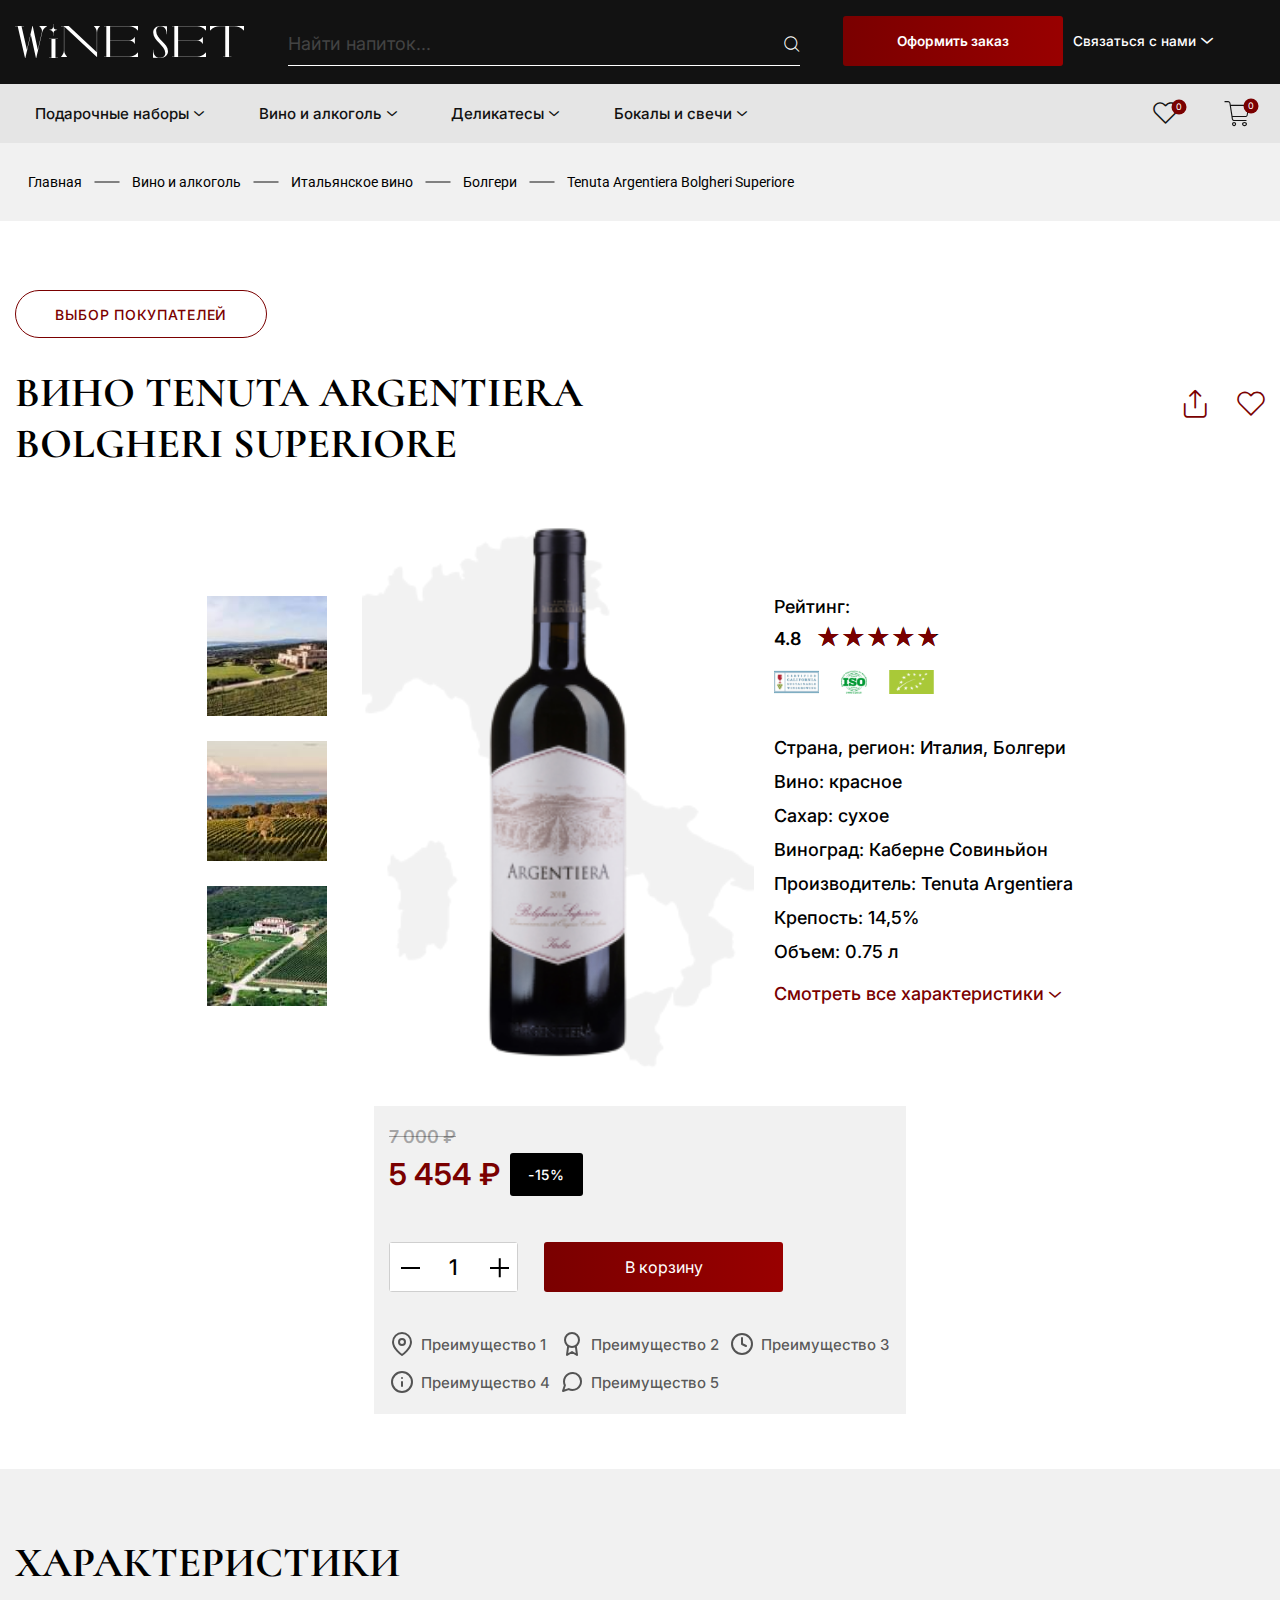
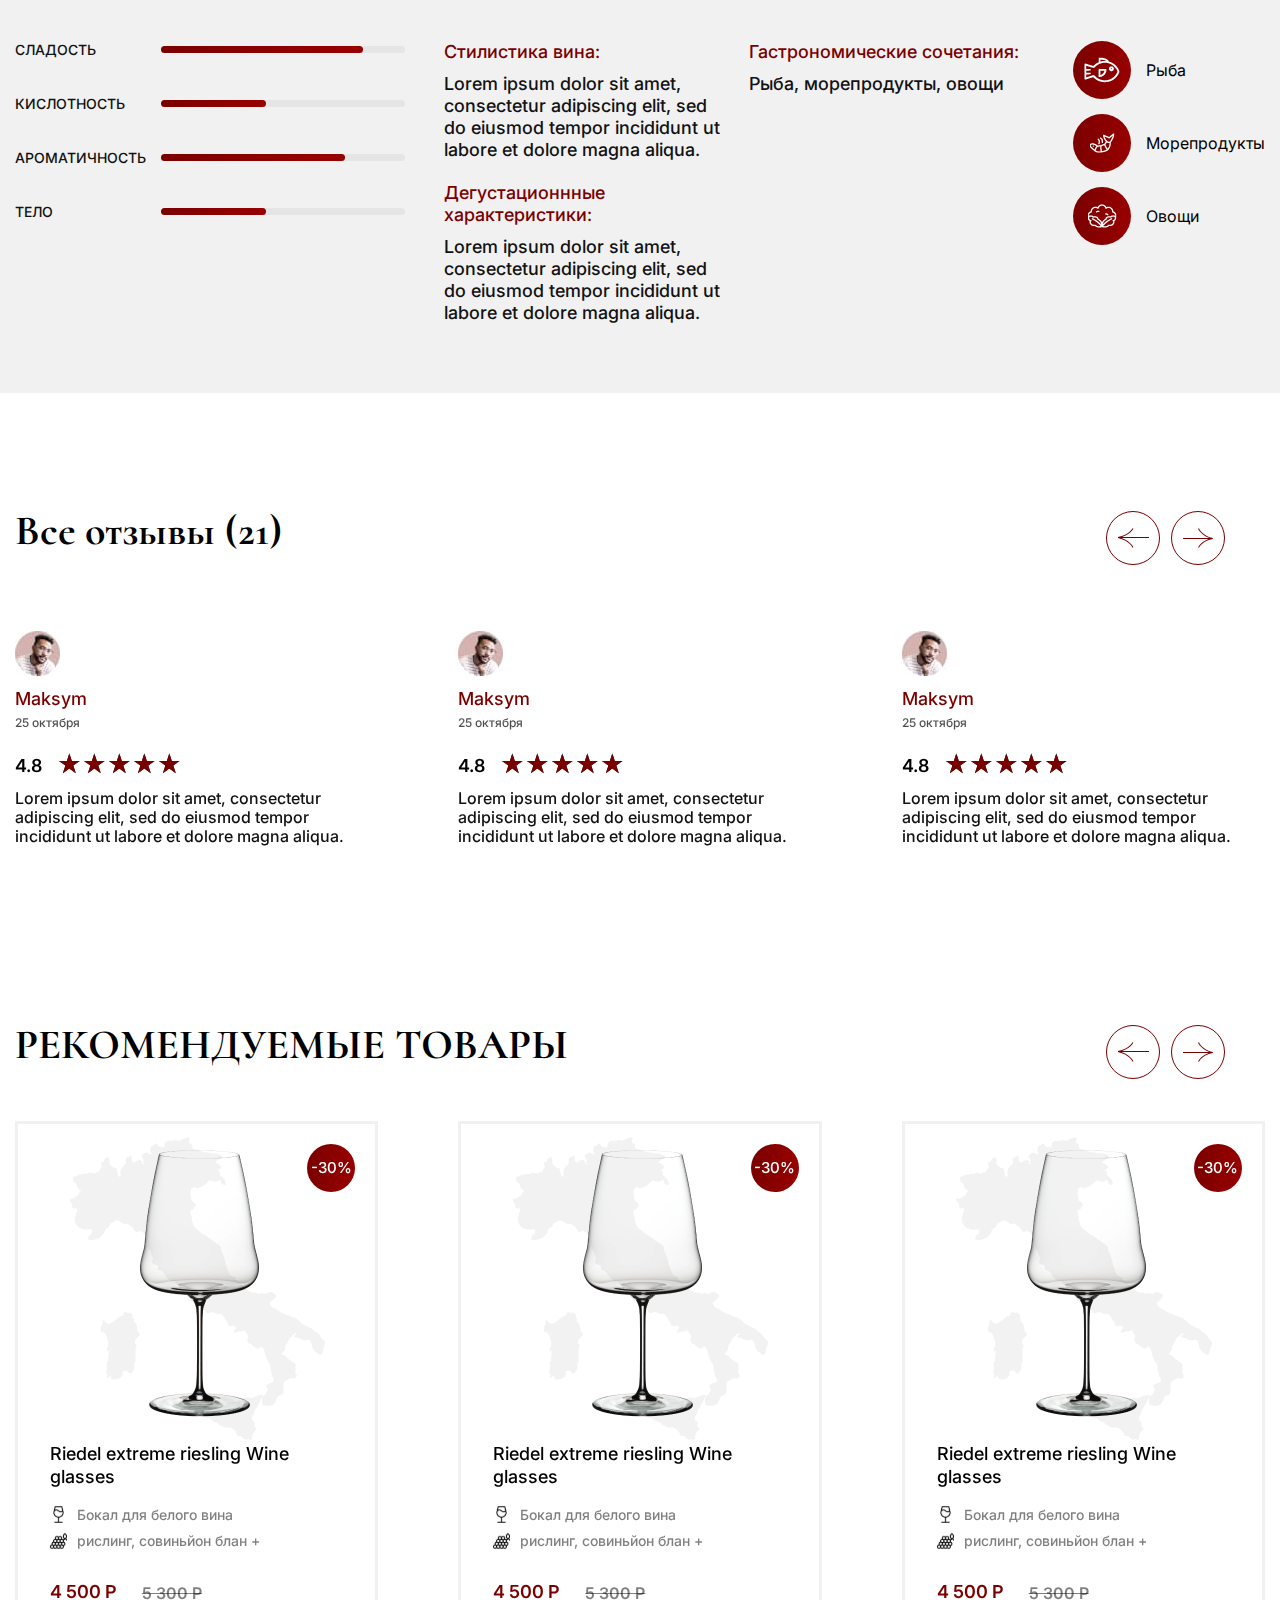
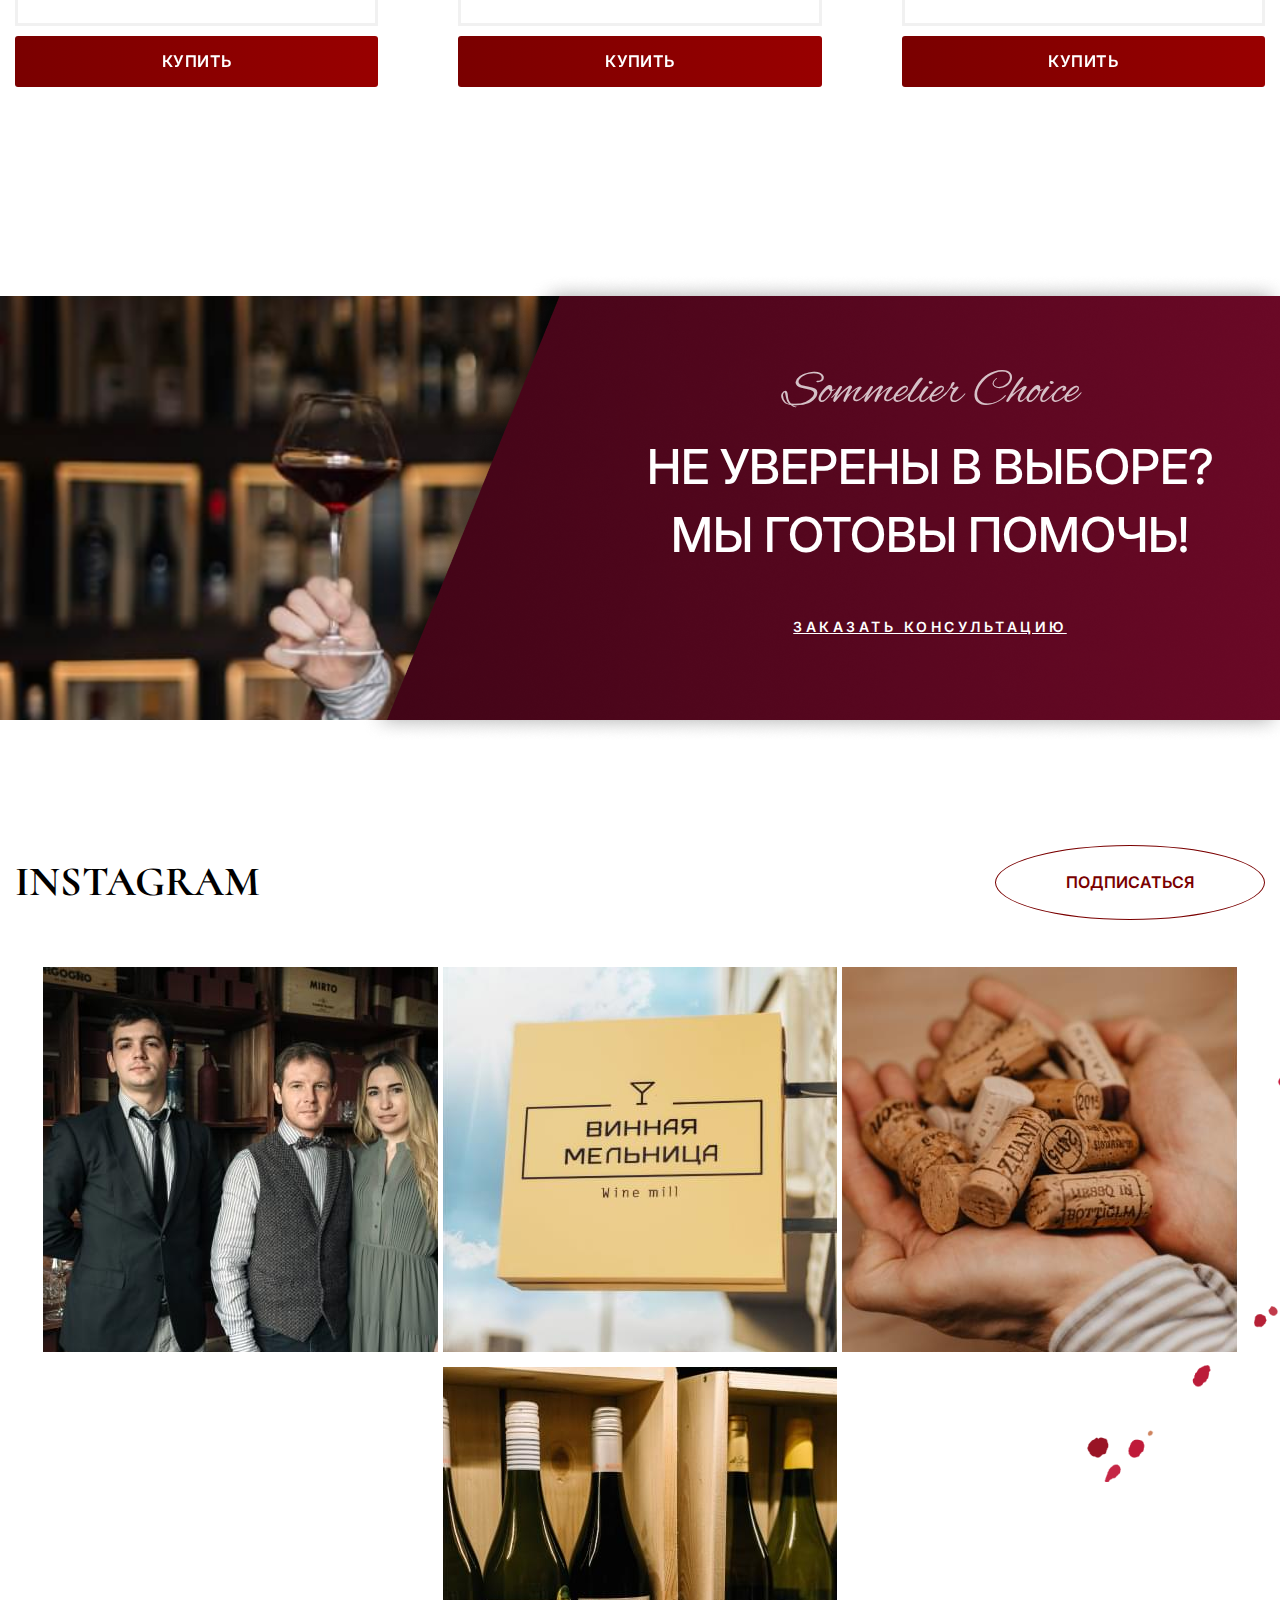
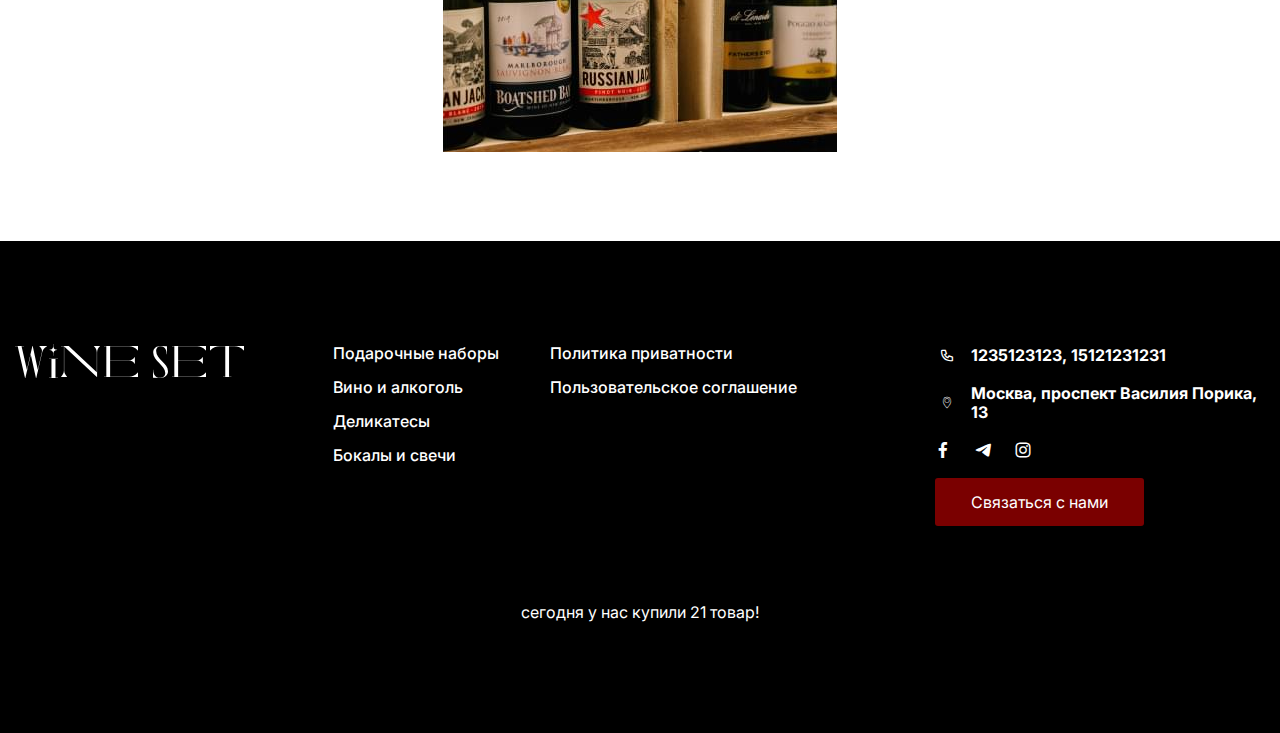
<file: card.html>
<!DOCTYPE html>
<html lang="ru">

<head>
	<title>Карточка товара</title>
	<meta charset="UTF-8">
	<meta name="format-detection" content="telephone=no">
	<!-- <style>body{opacity: 0;}</style> -->
	<link rel="stylesheet" href="css/style.min.css?_v=20220124234013">
	<link rel="shortcut icon" href="favicon.ico">
	<!-- <meta name="robots" content="noindex, nofollow"> -->
	<meta name="viewport" content="width=device-width, initial-scale=1.0">
</head>

<body>
	<div class="wrapper">
		<header class="header">
			<div class="header__background">
				<div class="header__burger-menu burger-menu">
					<div class="burger-menu__close"><span></span></div>
					<div class="burger-menu__logo"><img src="img/logo/logo.svg" alt="logo"></div>
					<ul class="burger-menu__list">
						<li class="burger-menu__item"><a class="underline-one" href="">Подарочные наборы</a></li>
						<li class="burger-menu__item"><a class="underline-one" href="">Вино и алкоголь</a></li>
						<li class="burger-menu__item"><a class="underline-one" href="">Деликатесы</a></li>
						<li class="burger-menu__item"><a class="underline-one" href="">Бокалы и свечи</a></li>
					</ul>
				</div>
				<button type="button" class="menu__icon icon-menu"><span></span></button>
				<div class="header__container header-container">
					<div class="header__top top-header">
						<div class="top-header__logo">
							<img src="img/logo/logo.svg" alt="logo">
						</div>
						<div data-da=".bottom-header__menu, 767.98, 0" class="top-header__search">
							<form class="search-header" action="#">
								<input autocomplete="off" type="text" name="form[]" data-error="Ошибка" placeholder="Найти напиток..." class="search-header__input">
								<button type="button" class="search-header__button _icon-search"></button>
							</form>
						</div>
						<div class="top-header__purchase">
							<div class="top-header__link"><a href="#">Оформить заказ</a></div>
							<div data-spollers class="top-header__spollers">
								<div class="top-header__spollers-item">
									<button type="button" data-spoller class="top-header__spollers-title _icon-arrowspoller">Связаться с нами</button>
									<div class="top-header__spollers-body">
										<div class="spollers-body__contacts">
											<div class="spollers-body__header">Контакты<span class="closespoller"></span></div>
											<div class="spollers-body__descr descr-spollers-body">
												<div class="descr-spollers-body__address">
													<address><span>Адрес:</span> г. Москва, ул. Нарвская, 1а, к.2</address>
												</div>
												<div class="descr-spollers-body__phone">
													<span>Телефон:</span> <a href="tel:+79197860276">+79197860276</a>, <a href="tel:+79689481268">+79689481268</a>
												</div>
												<div class="descr-spollers-body__email"><span>Email:</span> zakaz@wineset.ru
												</div>
												<div class="descr-spollers-body__map">
													<iframe src="https://www.google.com/maps/embed?pb=!1m18!1m12!1m3!1d3131.220989320983!2d-122.2913689850191!3d38.297547379667584!2m3!1f0!2f0!3f0!3m2!1i1024!2i768!4f13.1!3m3!1m2!1s0x8085065d4143335b%3A0x55150ef653628600!2zMTQyMiAxc3QgU3QsIE5hcGEsIENBIDk0NTU5LCDQodCo0JA!5e0!3m2!1sru!2sru!4v1640615804601!5m2!1sru!2sru" width="453" height="177" style="border:0;" allowfullscreen="" loading="lazy"></iframe>
												</div>
												<div class="descr-spollers-body__social">
													<a href="#" class="descr-spollers-body__social-link _icon-instagram"></a>
													<a href="#" class="descr-spollers-body__social-link _icon-TG"></a>
													<a href="#" class="descr-spollers-body__social-link _icon-facebook"></a>
												</div>
												<div class="descr-spollers-body__button">
													<button type="submit" class="button">Узнать больше</button>
												</div>
											</div>
										</div>
									</div>
								</div>
							</div>
						</div>
					</div>
				</div>
			</div>
			<div class="header__bottom bottom-header">
				<div class="bottom-header__container">
					<div class="bottom-header__menu menu-bottom">
						<nav class="menu-bottom__body">
							<div data-spollers data-one-spoller class="menu-bottom__spollers">
								<div class="menu-bottom__spollers-item">
									<button type="button" data-spoller data-one-spoller class="menu-bottom__spollers-title _icon-arrowspoller">Подарочные
										наборы</button>
									<div class="menu-bottom__spollers-body">
										<div class="menu-bottom__spollers-body-block">
											<div class="menu-bottom__spollers-body-item">
												<a href="menu-bottom__spollers-body-link">Вино</a>
											</div>
											<div class="menu-bottom__spollers-body-item">
												<a href="menu-bottom__spollers-body-link">Игристое</a>
											</div>
											<div class="menu-bottom__spollers-body-item">
												<a href="menu-bottom__spollers-body-link">Шампанское</a>
											</div>
											<div class="menu-bottom__spollers-body-item">
												<a href="menu-bottom__spollers-body-link">Вино и алкоголь</a>
											</div>
											<div class="menu-bottom__spollers-body-item">
												<a href="menu-bottom__spollers-body-link">Виски</a>
											</div>
											<div class="menu-bottom__spollers-body-item">
												<a href="menu-bottom__spollers-body-link">Водка</a>
											</div>
											<div class="menu-bottom__spollers-body-item">
												<a href="menu-bottom__spollers-body-link">Кальвадос</a>
											</div>
											<div class="menu-bottom__spollers-body-item">
												<a href="menu-bottom__spollers-body-link">Другие напитки</a>
											</div>
										</div>
									</div>
								</div>
								<div class="menu-bottom__spollers-item">
									<button type="button" data-spoller data-one-spoller class="menu-bottom__spollers-title _icon-arrowspoller">Вино и алкоголь</button>
									<div class="menu-bottom__spollers-body">
										<div class="menu-bottom__spollers-body-block">
											<div class="menu-bottom__spollers-body-item">
												<a href="menu-bottom__spollers-body-link">Вино</a>
											</div>
											<div class="menu-bottom__spollers-body-item">
												<a href="menu-bottom__spollers-body-link">Игристое</a>
											</div>
											<div class="menu-bottom__spollers-body-item">
												<a href="menu-bottom__spollers-body-link">Шампанское</a>
											</div>
											<div class="menu-bottom__spollers-body-item">
												<a href="menu-bottom__spollers-body-link">Вино и алкоголь</a>
											</div>
											<div class="menu-bottom__spollers-body-item">
												<a href="menu-bottom__spollers-body-link">Виски</a>
											</div>
											<div class="menu-bottom__spollers-body-item">
												<a href="menu-bottom__spollers-body-link">Водка</a>
											</div>
											<div class="menu-bottom__spollers-body-item">
												<a href="menu-bottom__spollers-body-link">Кальвадос</a>
											</div>
											<div class="menu-bottom__spollers-body-item">
												<a href="menu-bottom__spollers-body-link">Другие напитки</a>
											</div>
										</div>
									</div>
								</div>
								<div class="menu-bottom__spollers-item">
									<button type="button" data-spoller data-one-spoller class="menu-bottom__spollers-title _icon-arrowspoller">Деликатесы</button>
									<div class="menu-bottom__spollers-body">
										<div class="menu-bottom__spollers-body-block">
											<div class="menu-bottom__spollers-body-item">
												<a href="menu-bottom__spollers-body-link">Вино</a>
											</div>
											<div class="menu-bottom__spollers-body-item">
												<a href="menu-bottom__spollers-body-link">Игристое</a>
											</div>
											<div class="menu-bottom__spollers-body-item">
												<a href="menu-bottom__spollers-body-link">Шампанское</a>
											</div>
											<div class="menu-bottom__spollers-body-item">
												<a href="menu-bottom__spollers-body-link">Вино и алкоголь</a>
											</div>
											<div class="menu-bottom__spollers-body-item">
												<a href="menu-bottom__spollers-body-link">Виски</a>
											</div>
											<div class="menu-bottom__spollers-body-item">
												<a href="menu-bottom__spollers-body-link">Водка</a>
											</div>
											<div class="menu-bottom__spollers-body-item">
												<a href="menu-bottom__spollers-body-link">Кальвадос</a>
											</div>
											<div class="menu-bottom__spollers-body-item">
												<a href="menu-bottom__spollers-body-link">Другие напитки</a>
											</div>
										</div>
									</div>
								</div>
								<div class="menu-bottom__spollers-item">
									<button type="button" data-spoller data-one-spoller class="menu-bottom__spollers-title _icon-arrowspoller">Бокалы и свечи</button>
									<div class="menu-bottom__spollers-body">
										<div class="menu-bottom__spollers-body-block">
											<div class="menu-bottom__spollers-body-item">
												<a href="menu-bottom__spollers-body-link">Вино</a>
											</div>
											<div class="menu-bottom__spollers-body-item">
												<a href="menu-bottom__spollers-body-link">Игристое</a>
											</div>
											<div class="menu-bottom__spollers-body-item">
												<a href="menu-bottom__spollers-body-link">Шампанское</a>
											</div>
											<div class="menu-bottom__spollers-body-item">
												<a href="menu-bottom__spollers-body-link">Вино и алкоголь</a>
											</div>
											<div class="menu-bottom__spollers-body-item">
												<a href="menu-bottom__spollers-body-link">Виски</a>
											</div>
											<div class="menu-bottom__spollers-body-item">
												<a href="menu-bottom__spollers-body-link">Водка</a>
											</div>
											<div class="menu-bottom__spollers-body-item">
												<a href="menu-bottom__spollers-body-link">Кальвадос</a>
											</div>
											<div class="menu-bottom__spollers-body-item">
												<a href="menu-bottom__spollers-body-link">Другие напитки</a>
											</div>
										</div>
									</div>
								</div>
							</div>
						</nav>
						<div data-spollers data-one-spoller class="menu-bottom__cart cart-menu-bottom">
							<div class="mini-heart">
								<button data-spoller class="cart-menu-bottom__heart _icon-heart"><span>0</span></button>
								<div class="mini-heart__wrapper">
									<div class="mini-cart__title">Ваш список желаний<span class="closespoller"></span></div>
									<div class="mini-cart__body body-mini_cart">
										<div data-simplebar class="forScrollHeart">
											<div class="body-mini_heart__wrapper"></div>
										</div>
										<button type="submit" class="total-mini_cart__btn">Оформить заказ</button>
									</div>
								</div>
							</div>
							<div class="mini-cart">
								<button type="button" data-spoller class="cart-menu-bottom__cart _icon-cart"><span>0</span></button>
								<div class="mini-cart__wrapper">
									<div class="mini-cart__title">Ваша корзина<span class="closespoller"></span></div>
									<div class="mini-cart__body body-mini_cart">
										<div data-simplebar class="forscroll">
											<div class="body-mini_cart__wrapper"></div>
										</div>
										<div class="body-mini_cart__footer footer-mini_cart">
											<div class="footer-mini_cart__total total-mini_cart">
												<div class="total-mini_cart__text">Итого</div>
												<div class="total-mini_cart__price">0 р</div>
											</div>
											<div class="total-mini_cart__delivery">Важная и не очень информация по поводу
												доставки</div>
											<button type="submit" class="total-mini_cart__btn">Оформить заказ</button>
										</div>
									</div>
								</div>
							</div>
						</div>
					</div>
				</div>
			</div>
		</header>

		<!-- <div data-spollers class="spollers">
    <div class="spollers__item">
        <button type="button" data-spoller class="spollers__title">Заголовок спойлера</button>
        <div class="spollers__body">Контент спойлера</div>
    </div>
</div> -->
		<div class="submenu">
			<div class="submenu__container">
				<nav class="submenu__body body-submenu">
					<ul class="body-submenu__list list-submenu">
						<li class="list-submenu__item"><a href="#">Главная</a></li>
						<li class="list-submenu__item"><a href="#">Вино и алкоголь</a></li>
						<li class="list-submenu__item"><a href="#">Итальянское вино</a></li>
						<li class="list-submenu__item"><a href="#">Болгери</a></li>
						<li class="list-submenu__item"><a href="#">Tenuta Argentiera Bolgheri Superiore</a></li>
					</ul>
				</nav>
			</div>
		</div>
		<main class="page-card">
			<section class="card">
				<div class="card__container">
					<div class="card__choice">ВЫБОР ПОКУПАТЕЛЕЙ</div>
					<div class="wrapper-title">
						<h1 class="card__title title">Вино Tenuta Argentiera <br> Bolgheri Superiore</h1>
						<div class="card__icons">
							<div class="_icon-upload"></div>
							<div class="_icon-heart like"></div>
						</div>
					</div>
					<div class="card__wrapper">
						<div class="card__product product-card">
							<div data-gallery class="product-card__gallary gallary-block">
								<a href="img/card/gallary1.jpg" class="gallary-block__item">
									<img src="img/card/gallary1.jpg" alt="picture">
								</a>
								<a href="img/card/gallary2.jpg" class="gallary-block__item">
									<img src="img/card/gallary2.jpg" alt="picture">
								</a>
								<a href="img/card/gallary3.jpg" class="gallary-block__item">
									<img src="img/card/gallary3.jpg" alt="picture">
								</a>
							</div>
							<div class="product-card__img -ibg"><img src="img/card/wine.png" alt="picture"></div>
							<div class="product-card__descr descr-card">
								<h4 class="descr-card__title">Рейтинг:</h4>
								<div class="descr-card__rating rating rating_set">
									<div class="rating__body">
										<div class="rating__active"></div>
										<div class="rating__items">
											<input type="radio" class="rating__item" value="1" name="rating">
											<input type="radio" class="rating__item" value="2" name="rating">
											<input type="radio" class="rating__item" value="3" name="rating">
											<input type="radio" class="rating__item" value="4" name="rating">
											<input type="radio" class="rating__item" value="5" name="rating">
										</div>
									</div>
									<div class="rating__value">4.8</div>
								</div>
								<div class="descr-card__icons">
									<a class="descr-card__icon" href="#"><img src="img/card/cardsvg1.svg" alt="icon"></a>
									<a class="descr-card__icon" href="#"><img src="img/card/cardsvg2.svg" alt="icon"></a>
									<a class="descr-card__icon" href="#"><img src="img/card/cardsvg3.svg" alt="icon"></a>
								</div>
								<div class="descr-card__specifications specifications-card">
									<div class="specifications-card__country">Страна, регион: Италия, Болгери</div>
									<div class="specifications-card__wine">Вино: красное</div>
									<div class="specifications-card__sugar">Сахар: сухое</div>
									<div class="specifications-card__grape">Виноград: Каберне Совиньйон</div>
									<div class="specifications-card__manufacturer">Производитель: Tenuta Argentiera
									</div>
									<div class="specifications-card__alcohol">Крепость: 14,5%</div>
									<div class="specifications-card__volume">Объем: 0.75 л</div>
								</div>
								<div data-spollers class="spollers">
									<div class="descr-__spollers spollers__item">
										<button type="button" data-spoller class="card-spollers__title spollers__title">Смотреть все
											характеристики</button>
										<div class="card-spollers__body spollers__body">Доп. характеристики</div>
									</div>
								</div>
							</div>
						</div>
						<div data-da=".card__container, 1400.98, 3" class="card__cart cart-card">
							<div class="cart-card__old-price">7 000 ₽</div>
							<div class="cart-card__new-price">
								<div class="new-price__price">5 454 ₽</div>
								<div class="new-price__discount">-15%</div>
							</div>
							<div class="cart-card__quantity quantity-card">
								<div class="quantity-card__quantity quantity">
									<button type="button" class="quantity-card__button quantity__button quantity__button_minus"></button>
									<div class="quantity-card__input quantity__input">
										<input autocomplete="off" type="text" name="form[]" value="1">
									</div>
									<button type="button" class="quantity-card__button quantity__button quantity__button_plus"></button>
								</div>
								<button type="submit" class="quantity-card__footer-btn">В корзину</button>
							</div>
							<div class="cart-card__benefits benefits-card">
								<div class="benefits-card__1"><img src="img/card/location.svg" alt="icon">Преимущество
									1</div>
								<div class="benefits-card__1"><img src="img/card/award.svg" alt="icon">Преимущество 2
								</div>
								<div class="benefits-card__1"><img src="img/card/clock.svg" alt="icon">Преимущество 3
								</div>
								<div class="benefits-card__1"><img src="img/card/info.svg" alt="icon">Преимущество 4
								</div>
								<div class="benefits-card__1"><img src="img/card/message.svg" alt="icon">Преимущество 5
								</div>
							</div>
							<div class="cart-card__bg"><img src="img/card/bg.png" alt="bg"></div>
						</div>
					</div>
				</div>
			</section>
			<section class="card-specifications">
				<div class="card-specifications__container">
					<h2 class="card-specifications__title title">Характеристики</h2>
					<div class="card-specifications__block specifications-block">
						<div class="specifications-block__progressbar progressbar-specifications">
							<div class="progressbar-specifications__sweetness">
								<p>СЛАДОСТЬ</p>
								<div class="sweetness__bg">
									<div class="sweetness__in"></div>
								</div>
							</div>
							<div class="progressbar-specifications__acidity">
								<p>КИСЛОТНОСТЬ</p>
								<div class="acidity__bg">
									<div class="acidity__in"></div>
								</div>
							</div>
							<div class="progressbar-specifications__aroma">
								<p>АРОМАТИЧНОСТЬ</p>
								<div class="aroma__bg">
									<div class="aroma__in"></div>
								</div>
							</div>
							<div class="progressbar-specifications__body">
								<p>ТЕЛО</p>
								<div class="body__bg">
									<div class="body__in"></div>
								</div>
							</div>
						</div>
						<div class="specifications-block__about about-specifications">
							<div class="about-specifications__style">
								<h4>Стилистика вина:</h4>
								<p>Lorem ipsum dolor sit amet, consectetur adipiscing elit, sed do eiusmod tempor
									incididunt ut labore et dolore magna
									aliqua.</p>
							</div>
							<div class="about-specifications__gastronomic">
								<h4>Гастрономические сочетания:</h4>
								<p>Рыба, морепродукты, овощи</p>
							</div>
							<div class="about-specifications__degustation">
								<h4>Дегустационнные характеристики:</h4>
								<p>Lorem ipsum dolor sit amet, consectetur adipiscing elit, sed do eiusmod tempor
									incididunt ut labore et dolore magna
									aliqua.</p>
							</div>
						</div>
						<div class="specifications-block__icons icons-specifications">
							<div class="icons-specifications__descr">
								<div class="descr__icon"><img src="img/iconsfont/fish.svg" alt="icon"></div>
								<p>Рыба</p>
							</div>
							<div class="icons-specifications__descr">
								<div class="descr__icon"><img src="img/iconsfont/seafood.svg" alt="icon"></div>
								<p>Морепродукты</p>
							</div>
							<div class="icons-specifications__descr">
								<div class="descr__icon"><img src="img/iconsfont/vegetables.svg" alt="icon"></div>
								<p>Овощи</p>
							</div>
						</div>
					</div>
				</div>
			</section>
			<section class="card-reviews">
				<div class="card-reviews__container">
					<div class="card-reviews__slider-left"><img src="img/iconsfont/leftredarrow.svg" alt="arrow"></div>
					<div class="card-reviews__slider-right"><img src="img/iconsfont/rightredarrow.svg" alt="arrow"></div>
					<h2 class="card-reviews__title title">Все отзывы (<span>21</span>)</h2>
					<div class="card-reviews__slider">
						<div class="card-reviews__swiper">
							<div class="card-reviews__slide slide-review">
								<div class="slide-review__img -ibg"><img src="img/card/reviews/1.jpg" alt="picture">
								</div>
								<div class="slide-review__name">Maksym</div>
								<div class="slide-review__date">25 октября</div>
								<div class="slide-review__rating rating rating_set">
									<div class="rating__body">
										<div class="rating__active"></div>
										<div class="rating__items">
											<input type="radio" class="rating__item" value="1" name="rating">
											<input type="radio" class="rating__item" value="2" name="rating">
											<input type="radio" class="rating__item" value="3" name="rating">
											<input type="radio" class="rating__item" value="4" name="rating">
											<input type="radio" class="rating__item" value="5" name="rating">
										</div>
									</div>
									<div class="rating__value">4.8</div>
								</div>
								<div class="slide-review__text">Lorem ipsum dolor sit amet, consectetur adipiscing elit,
									sed do eiusmod
									tempor incididunt ut labore et dolore magna
									aliqua.</div>
							</div>
							<div class="card-reviews__slide slide-review">
								<div class="slide-review__img -ibg"><img src="img/card/reviews/1.jpg" alt="picture">
								</div>
								<div class="slide-review__name">Maksym</div>
								<div class="slide-review__date">25 октября</div>
								<div class="slide-review__rating rating rating_set">
									<div class="rating__body">
										<div class="rating__active"></div>
										<div class="rating__items">
											<input type="radio" class="rating__item" value="1" name="rating">
											<input type="radio" class="rating__item" value="2" name="rating">
											<input type="radio" class="rating__item" value="3" name="rating">
											<input type="radio" class="rating__item" value="4" name="rating">
											<input type="radio" class="rating__item" value="5" name="rating">
										</div>
									</div>
									<div class="rating__value">4.8</div>
								</div>
								<div class="slide-review__text">Lorem ipsum dolor sit amet, consectetur adipiscing elit,
									sed do eiusmod
									tempor incididunt ut labore et dolore magna
									aliqua.</div>
							</div>
							<div class="card-reviews__slide slide-review">
								<div class="slide-review__img -ibg"><img src="img/card/reviews/1.jpg" alt="picture">
								</div>
								<div class="slide-review__name">Maksym</div>
								<div class="slide-review__date">25 октября</div>
								<div class="slide-review__rating rating rating_set">
									<div class="rating__body">
										<div class="rating__active"></div>
										<div class="rating__items">
											<input type="radio" class="rating__item" value="1" name="rating">
											<input type="radio" class="rating__item" value="2" name="rating">
											<input type="radio" class="rating__item" value="3" name="rating">
											<input type="radio" class="rating__item" value="4" name="rating">
											<input type="radio" class="rating__item" value="5" name="rating">
										</div>
									</div>
									<div class="rating__value">4.8</div>
								</div>
								<div class="slide-review__text">Lorem ipsum dolor sit amet, consectetur adipiscing elit,
									sed do eiusmod
									tempor incididunt ut labore et dolore magna
									aliqua.</div>
							</div>
							<div class="card-reviews__slide slide-review">
								<div class="slide-review__img -ibg"><img src="img/card/reviews/1.jpg" alt="picture">
								</div>
								<div class="slide-review__name">Maksym</div>
								<div class="slide-review__date">25 октября</div>
								<div class="slide-review__rating rating rating_set">
									<div class="rating__body">
										<div class="rating__active"></div>
										<div class="rating__items">
											<input type="radio" class="rating__item" value="1" name="rating">
											<input type="radio" class="rating__item" value="2" name="rating">
											<input type="radio" class="rating__item" value="3" name="rating">
											<input type="radio" class="rating__item" value="4" name="rating">
											<input type="radio" class="rating__item" value="5" name="rating">
										</div>
									</div>
									<div class="rating__value">4.8</div>
								</div>
								<div class="slide-review__text">Lorem ipsum dolor sit amet, consectetur adipiscing elit,
									sed do eiusmod
									tempor incididunt ut labore et dolore magna
									aliqua.</div>
							</div>
							<div class="card-reviews__slide slide-review">
								<div class="slide-review__img -ibg"><img src="img/card/reviews/1.jpg" alt="picture">
								</div>
								<div class="slide-review__name">Maksym</div>
								<div class="slide-review__date">25 октября</div>
								<div class="slide-review__rating rating rating_set">
									<div class="rating__body">
										<div class="rating__active"></div>
										<div class="rating__items">
											<input type="radio" class="rating__item" value="1" name="rating">
											<input type="radio" class="rating__item" value="2" name="rating">
											<input type="radio" class="rating__item" value="3" name="rating">
											<input type="radio" class="rating__item" value="4" name="rating">
											<input type="radio" class="rating__item" value="5" name="rating">
										</div>
									</div>
									<div class="rating__value">4.8</div>
								</div>
								<div class="slide-review__text">Lorem ipsum dolor sit amet, consectetur adipiscing elit,
									sed do eiusmod
									tempor incididunt ut labore et dolore magna
									aliqua.</div>
							</div>
							<div class="card-reviews__slide slide-review">
								<div class="slide-review__img -ibg"><img src="img/card/reviews/1.jpg" alt="picture">
								</div>
								<div class="slide-review__name">Maksym</div>
								<div class="slide-review__date">25 октября</div>
								<div class="slide-review__rating rating rating_set">
									<div class="rating__body">
										<div class="rating__active"></div>
										<div class="rating__items">
											<input type="radio" class="rating__item" value="1" name="rating">
											<input type="radio" class="rating__item" value="2" name="rating">
											<input type="radio" class="rating__item" value="3" name="rating">
											<input type="radio" class="rating__item" value="4" name="rating">
											<input type="radio" class="rating__item" value="5" name="rating">
										</div>
									</div>
									<div class="rating__value">4.8</div>
								</div>
								<div class="slide-review__text">Lorem ipsum dolor sit amet, consectetur adipiscing elit,
									sed do eiusmod
									tempor incididunt ut labore et dolore magna
									aliqua.</div>
							</div>
						</div>
					</div>
					<div class="card-reviews__slider-pagging"></div>
				</div>
			</section>
			<section class="recommended">
				<div class="recommended__container">
					<div class="recommended__title title">Рекомендуемые товары</div>
					<div class="recommended__slider-left"><img src="img/iconsfont/leftredarrow.svg" alt="picture"></div>
					<div class="recommended__slider-right"><img src="img/iconsfont/rightredarrow.svg" alt="picture"></div>
					<div class="recommended__slider">
						<div class="recommended__swiper">
							<div class="recommended__slide slide-recommended">
								<div class="slide-recommended__wrapper">
									<div class="slide-recommended__img "><img src="img/recommended/glass.png" alt="picture"></div>
									<div class="slide-recommended__discount"><span>-30%</span></div>
									<div class="slide-recommended__title">Riedel extreme riesling Wine glasses</div>
									<div class="slide-recommended__descr1">
										<img src="img/iconsfont/glass.svg" alt="picture">
										<p>Бокал для белого вина</p>
									</div>
									<div class="slide-recommended__descr2">
										<img src="img/iconsfont/sots.svg" alt="picture">
										<p>рислинг, совиньйон блан +</p>
									</div>
									<div class="slide-recommended__price price-recommended">
										<div class="price-recommended__new">4 500 р</div>
										<div class="price-recommended__old">5 300 р</div>
									</div>
								</div>
								<button data-cart-recom type="" class="slide-recommended__button">КУПИТЬ</button>
							</div>
							<div class="recommended__slide slide-recommended">
								<div class="slide-recommended__wrapper">
									<div class="slide-recommended__img "><img src="img/recommended/glass.png" alt="picture"></div>
									<div class="slide-recommended__discount"><span>-30%</span></div>
									<div class="slide-recommended__title">Riedel extreme riesling Wine glasses</div>
									<div class="slide-recommended__descr1">
										<img src="img/iconsfont/glass.svg" alt="picture">
										<p>Бокал для белого вина</p>
									</div>
									<div class="slide-recommended__descr2">
										<img src="img/iconsfont/sots.svg" alt="picture">
										<p>рислинг, совиньйон блан +</p>
									</div>
									<div class="slide-recommended__price price-recommended">
										<div class="price-recommended__new">4 500 р</div>
										<div class="price-recommended__old">5 300 р</div>
									</div>
								</div>
								<button data-cart-recom type="" class="slide-recommended__button">КУПИТЬ</button>
							</div>
							<div class="recommended__slide slide-recommended">
								<div class="slide-recommended__wrapper">
									<div class="slide-recommended__img "><img src="img/recommended/glass.png" alt="picture"></div>
									<div class="slide-recommended__discount"><span>-30%</span></div>
									<div class="slide-recommended__title">Riedel extreme riesling Wine glasses</div>
									<div class="slide-recommended__descr1">
										<img src="img/iconsfont/glass.svg" alt="picture">
										<p>Бокал для белого вина</p>
									</div>
									<div class="slide-recommended__descr2">
										<img src="img/iconsfont/sots.svg" alt="picture">
										<p>рислинг, совиньйон блан +</p>
									</div>
									<div class="slide-recommended__price price-recommended">
										<div class="price-recommended__new">4 500 р</div>
										<div class="price-recommended__old">5 300 р</div>
									</div>
								</div>
								<button data-cart-recom type="" class="slide-recommended__button">КУПИТЬ</button>
							</div>
							<div class="recommended__slide slide-recommended">
								<div class="slide-recommended__wrapper">
									<div class="slide-recommended__img "><img src="img/recommended/glass.png" alt="picture"></div>
									<div class="slide-recommended__discount"><span>-30%</span></div>
									<div class="slide-recommended__title">Riedel extreme riesling Wine glasses</div>
									<div class="slide-recommended__descr1">
										<img src="img/iconsfont/glass.svg" alt="picture">
										<p>Бокал для белого вина</p>
									</div>
									<div class="slide-recommended__descr2">
										<img src="img/iconsfont/sots.svg" alt="picture">
										<p>рислинг, совиньйон блан +</p>
									</div>
									<div class="slide-recommended__price price-recommended">
										<div class="price-recommended__new">4 500 р</div>
										<div class="price-recommended__old">5 300 р</div>
									</div>
								</div>
								<button data-cart-recom type="" class="slide-recommended__button">КУПИТЬ</button>
							</div>
							<div class="recommended__slide slide-recommended">
								<div class="slide-recommended__wrapper">
									<div class="slide-recommended__img "><img src="img/recommended/glass.png" alt="picture"></div>
									<div class="slide-recommended__discount"><span>-30%</span></div>
									<div class="slide-recommended__title">Riedel extreme riesling Wine glasses</div>
									<div class="slide-recommended__descr1">
										<img src="img/iconsfont/glass.svg" alt="picture">
										<p>Бокал для белого вина</p>
									</div>
									<div class="slide-recommended__descr2">
										<img src="img/iconsfont/sots.svg" alt="picture">
										<p>рислинг, совиньйон блан +</p>
									</div>
									<div class="slide-recommended__price price-recommended">
										<div class="price-recommended__new">4 500 р</div>
										<div class="price-recommended__old">5 300 р</div>
									</div>
								</div>
								<button data-cart-recom type="" class="slide-recommended__button">КУПИТЬ</button>
							</div>
							<div class="recommended__slide slide-recommended">
								<div class="slide-recommended__wrapper">
									<div class="slide-recommended__img "><img src="img/recommended/glass.png" alt="picture"></div>
									<div class="slide-recommended__discount"><span>-30%</span></div>
									<div class="slide-recommended__title">Riedel extreme riesling Wine glasses</div>
									<div class="slide-recommended__descr1">
										<img src="img/iconsfont/glass.svg" alt="picture">
										<p>Бокал для белого вина</p>
									</div>
									<div class="slide-recommended__descr2">
										<img src="img/iconsfont/sots.svg" alt="picture">
										<p>рислинг, совиньйон блан +</p>
									</div>
									<div class="slide-recommended__price price-recommended">
										<div class="price-recommended__new">4 500 р</div>
										<div class="price-recommended__old">5 300 р</div>
									</div>
								</div>
								<button data-cart-recom type="" class="slide-recommended__button">КУПИТЬ</button>
							</div>
						</div>
						<div class="recommended__slider-pagging"></div>
					</div>
				</div>
			</section>
			<section class="consultation">
				<div class="slide-home consultation-img">
					<img class="slide-home__before" src="img/consultation/1.jpg" alt="picture">
					<picture>
						<source media="(max-width: 799px)" srcset="img/home/redbg.jpg">
						<source media="(min-width: 800px)" srcset="img/home/slider1-right.png">
						<img class="slide-home__after" src="img/home/slider1-right.png" alt="picture">
                    </picture>
						<div class="slide-home__descr descr-home-slide">
							<div class="descr-home-slide__text1">Sommelier Choice</div>
							<h2 class="descr-home-slide__text2">НЕ УВЕРЕНЫ В ВЫБОРЕ? <br> МЫ ГОТОВЫ ПОМОЧЬ!</h2>
							<div class="descr-home-slide__text3"><a href="#">ЗАКАЗАТЬ КОНСУЛЬТАЦИЮ</a></div>
						</div>
				</div>
			</section>
			<section class="instagram">
				<div class="instagram__bg"><img src="img/instagram/bg.png" alt="picture"></div>
				<div class="instagram__container">
					<div class="instagram__header header-instagram">
						<h2 class="header-instagram__title title">instagram</h2>
						<div class="header-instagram__btn"><a href="#">подписаться</a></div>
					</div>
					<div class="instagram__pictures pictures-instagram">
						<div class="pictures-instagram__img"><img src="img/instagram/1.jpg" alt="picture"></div>
						<div class="pictures-instagram__img"><img src="img/instagram/2.jpg" alt="picture"></div>
						<div class="pictures-instagram__img"><img src="img/instagram/3.jpg" alt="picture"></div>
						<div class="pictures-instagram__img"><img src="img/instagram/4.jpg" alt="picture"></div>
					</div>
				</div>
			</section>
		</main>
		<footer class="footer">
			<div class="footer__container">
				<div class="footer__wrapper">
					<div class="footer__logo"><img src="img/logo/logo.svg" alt="picture"></div>
					<div class="footer__menu menu-footer">
						<div class="menu-footer__item"><a href="#">Подарочные наборы</a></div>
						<div class="menu-footer__item"><a href="#">Вино и алкоголь</a></div>
						<div class="menu-footer__item"><a href="#">Деликатесы</a></div>
						<div class="menu-footer__item"><a href="#">Бокалы и свечи</a></div>
					</div>
					<div class="footer__confidential confidential-footer">
						<div class="confidential-footer__item"><a href="#">Политика приватности</a></div>
						<div class="confidential-footer__item"><a href="#">Пользовательское соглашение</a></div>
					</div>
					<div class="footer__contacts contacts-footer">
						<div class="contacts-footer__phone _icon-phone"><a href="tel:+71235123123">1235123123, 15121231231</a>
						</div>
						<address class="contacts-footer__address _icon-location">Москва, проспект Василия Порика, 13</address>
						<div class="contacts-footer__social social-footer">
							<div class="social-footer__facebook _icon-facebook"><a href="#"></a></div>
							<div class="social-footer__TG _icon-TG"><a href="#"></a></div>
							<div class="social-footer__instagram _icon-instagram"><a href="#"></a></div>
						</div>
						<div class="contacts-footer__btn"><a href="#">Связаться с нами</a></div>
					</div>
				</div>
				<div class="footer__buy">сегодня у нас купили <span>21</span> товар!</div>
			</div>
		</footer>
	</div>
	<!-- <div id="popup" aria-hidden="true" class="popup">
    <div class="popup__wrapper">
        <div class="popup__content">
            <div class="popup__text text-popup">
                <div class="text-popup__title">Для доступа на сайт необходимо <br> подтвердить возраст</div>
                <div class="text-popup__about">Сайт содержит информацию, не рекомендованную для лиц,
                    не достигших совершеннолетнего возраста. Сведения,
                    размещенные на сайте носят исключительно
                    информационный характр и предназначены только для
                    личного использования.</div>
                <button data-close type="button" class="popup__close">мне исполнилось 18 лет</button>
            </div>
            <div class="popup__content-18"><img src="img/popup/18.svg" alt="svg"></div>
        </div>
    </div>
</div> -->
	<script src="js/app.min.js?_v=20220124234013"></script>
</body>

</html>
</file>
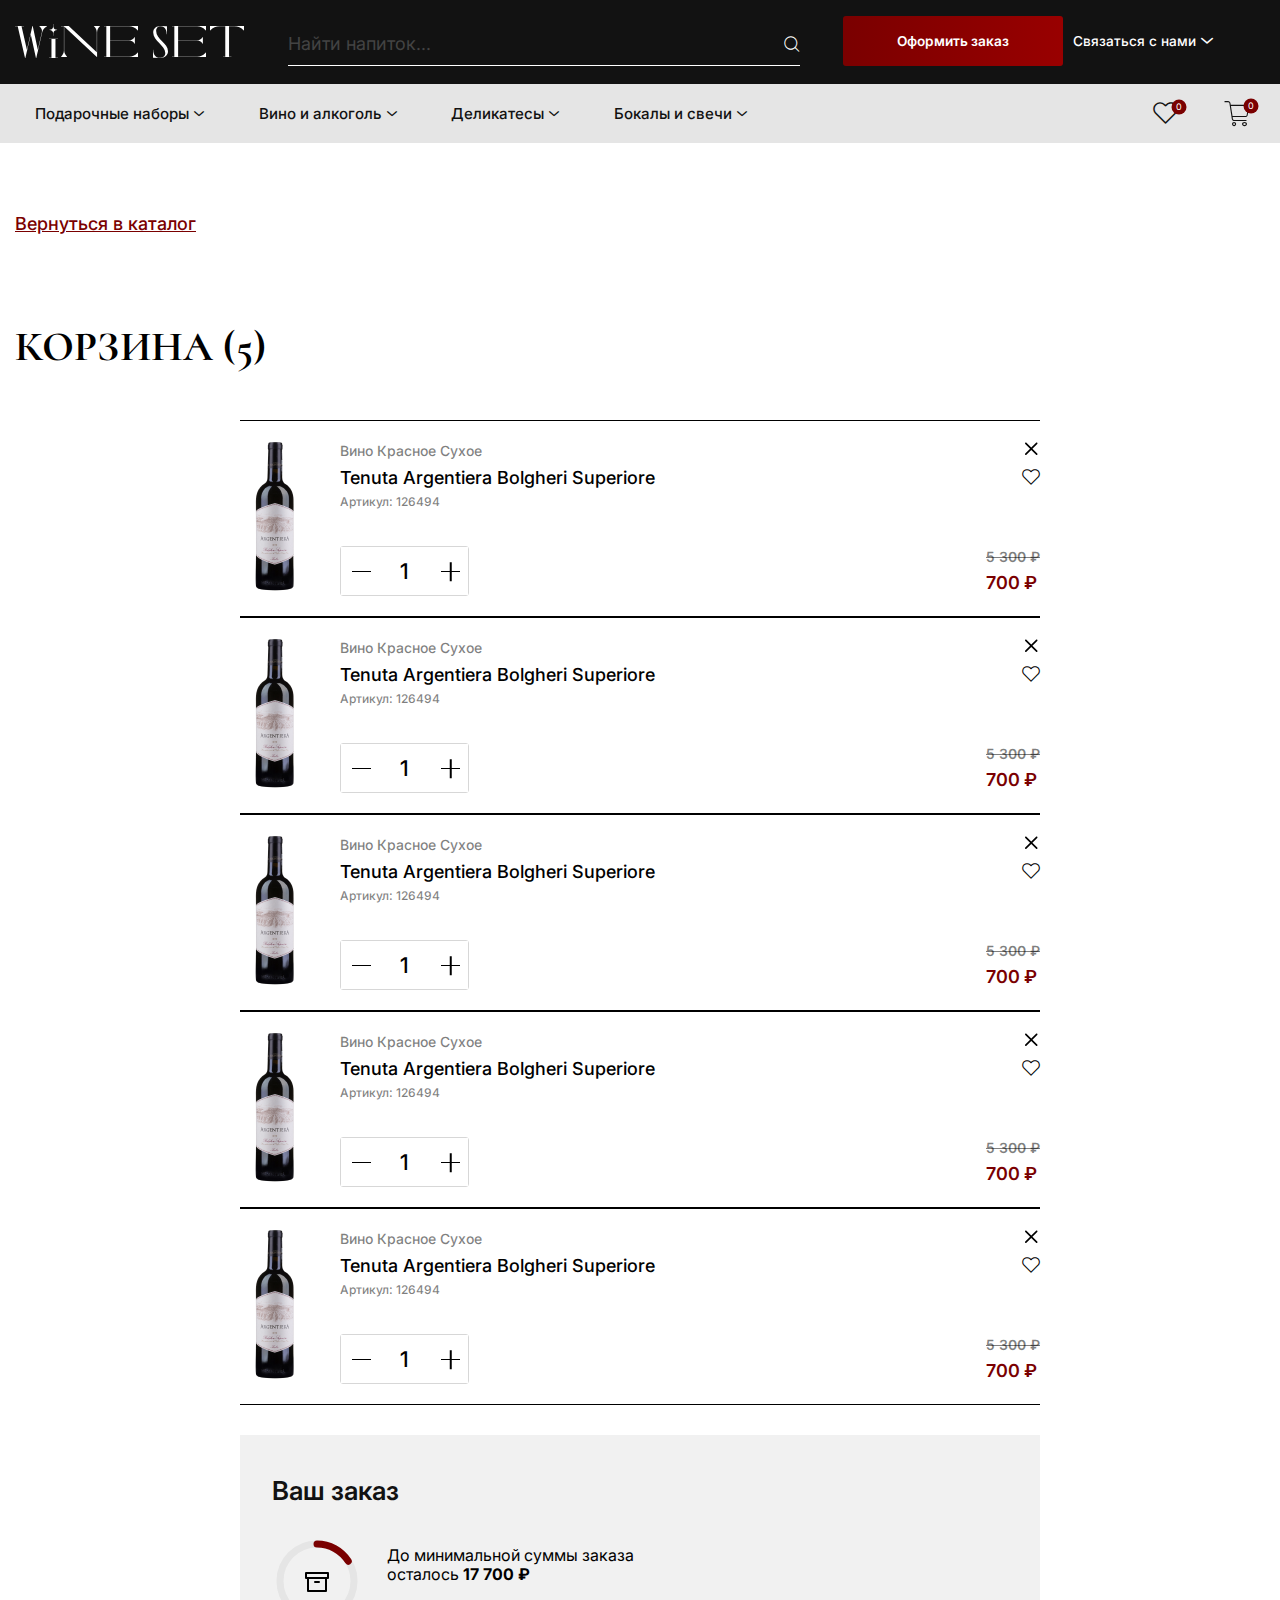
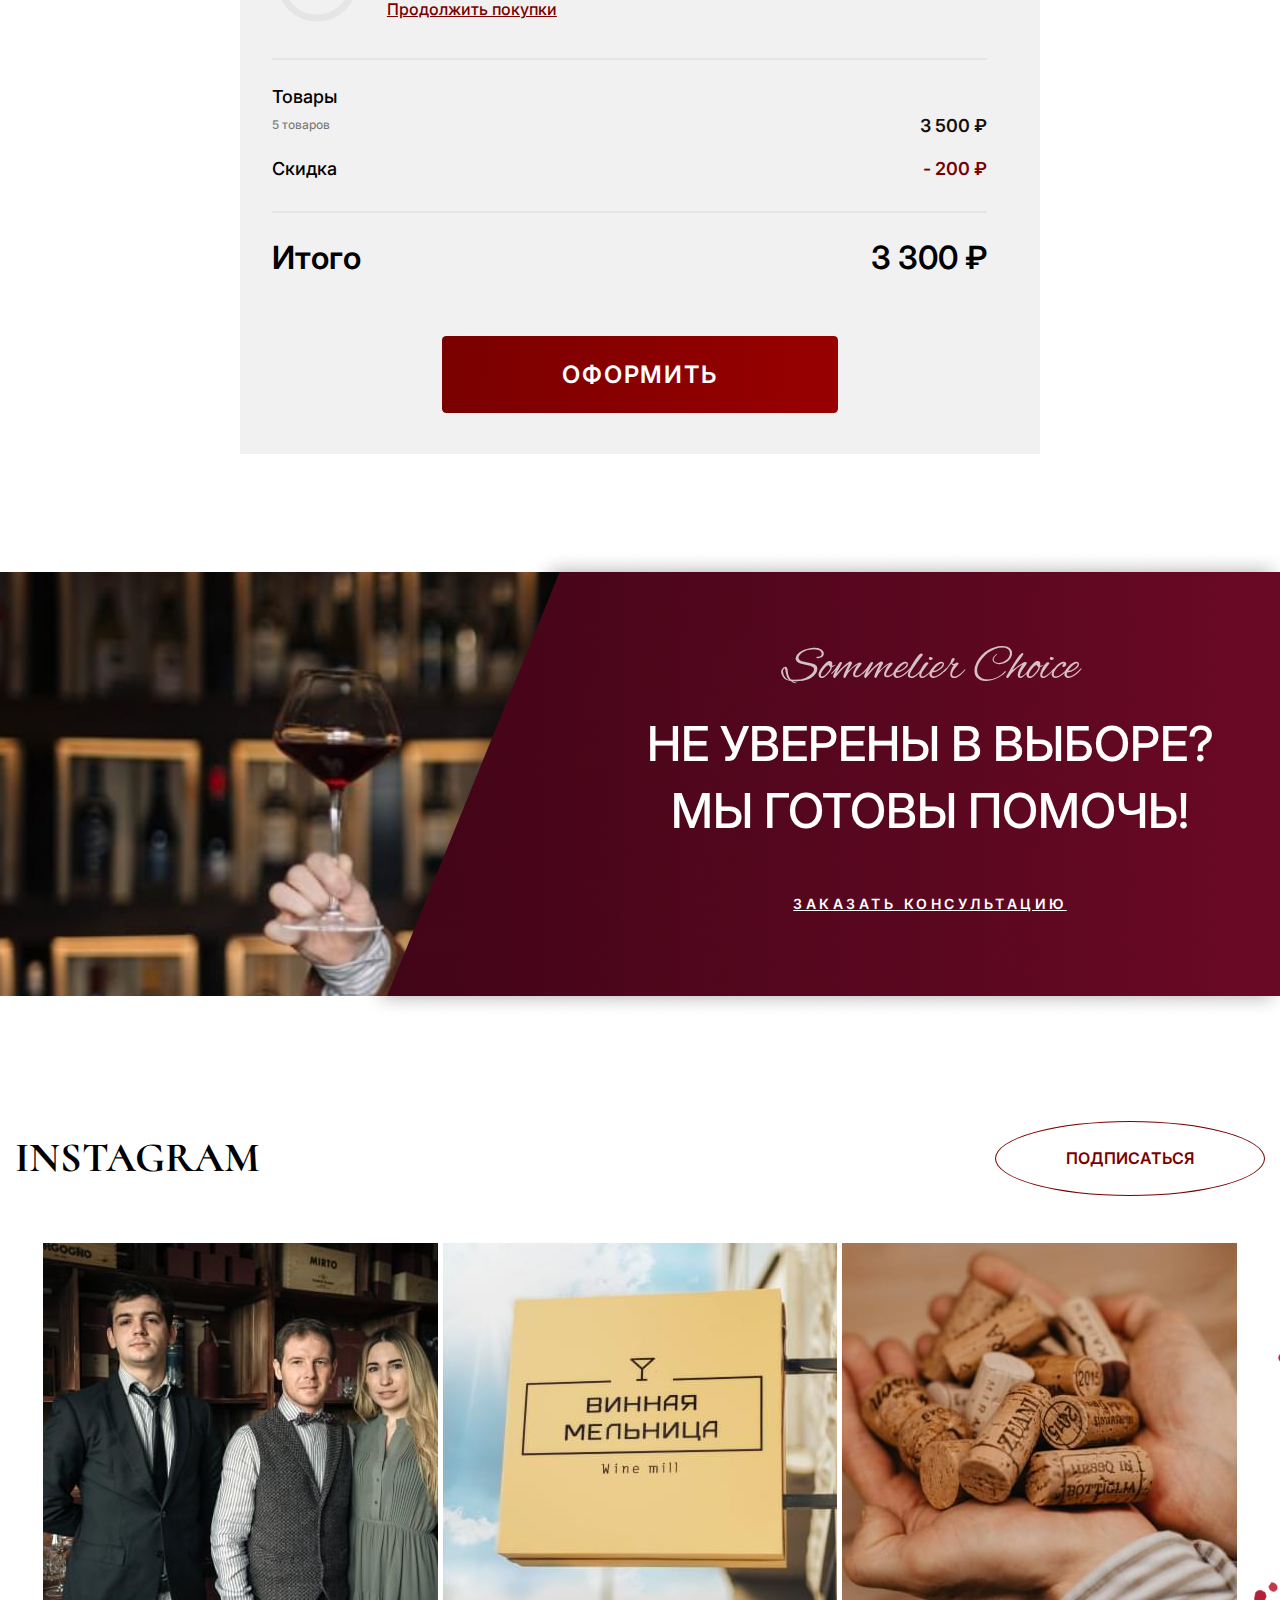
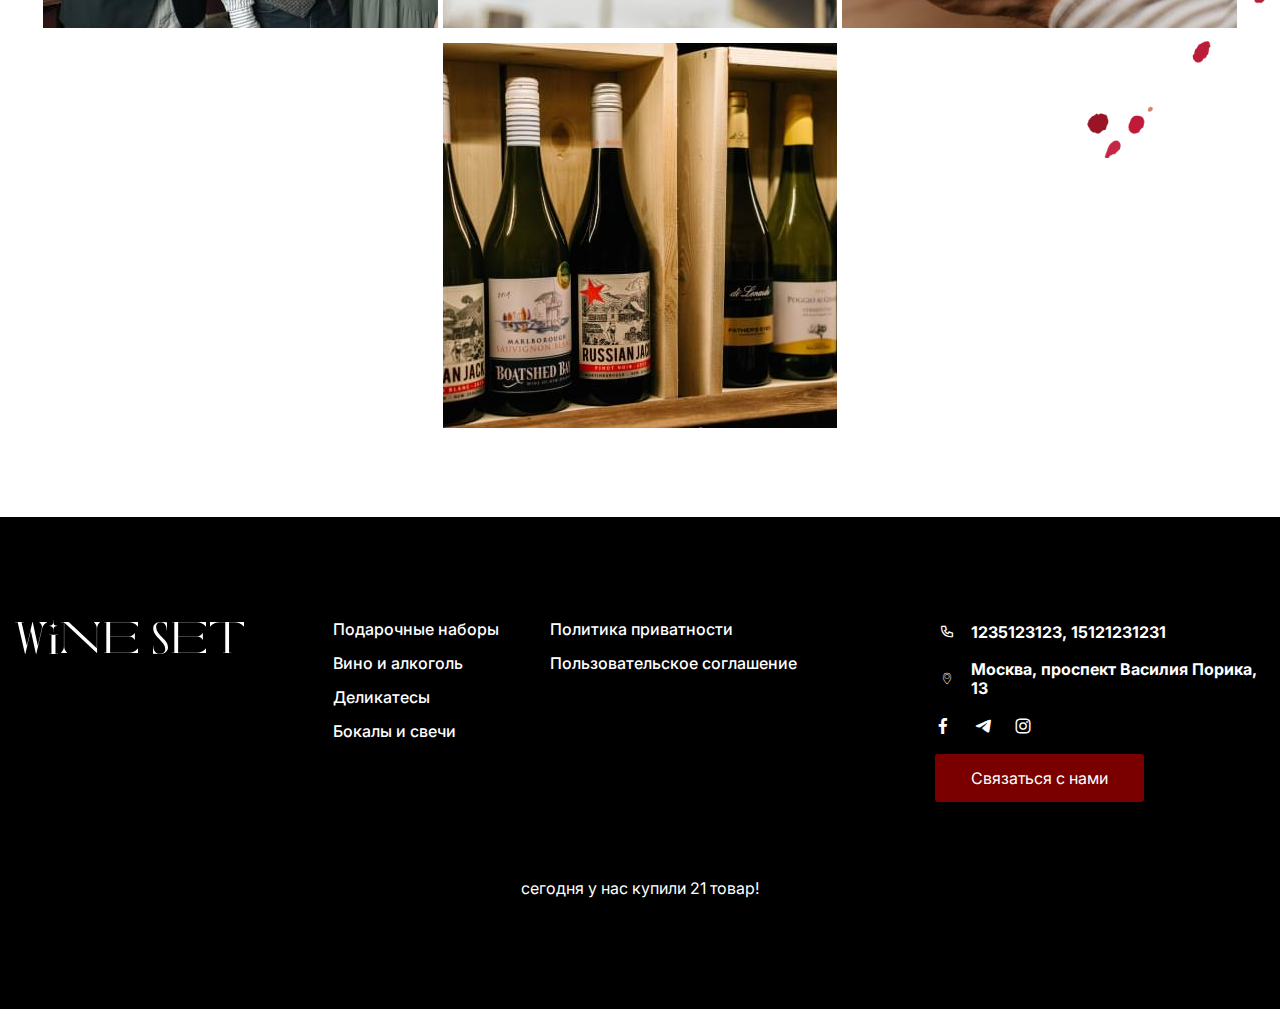
<file: cart.html>
<!DOCTYPE html>
<html lang="ru">

<head>
	<title>Корзина</title>
	<meta charset="UTF-8">
	<meta name="format-detection" content="telephone=no">
	<!-- <style>body{opacity: 0;}</style> -->
	<link rel="stylesheet" href="css/style.min.css?_v=20220124234013">
	<link rel="shortcut icon" href="favicon.ico">
	<!-- <meta name="robots" content="noindex, nofollow"> -->
	<meta name="viewport" content="width=device-width, initial-scale=1.0">
</head>

<body>
	<div class="wrapper">
		<header class="header">
			<div class="header__background">
				<div class="header__burger-menu burger-menu">
					<div class="burger-menu__close"><span></span></div>
					<div class="burger-menu__logo"><img src="img/logo/logo.svg" alt="logo"></div>
					<ul class="burger-menu__list">
						<li class="burger-menu__item"><a class="underline-one" href="">Подарочные наборы</a></li>
						<li class="burger-menu__item"><a class="underline-one" href="">Вино и алкоголь</a></li>
						<li class="burger-menu__item"><a class="underline-one" href="">Деликатесы</a></li>
						<li class="burger-menu__item"><a class="underline-one" href="">Бокалы и свечи</a></li>
					</ul>
				</div>
				<button type="button" class="menu__icon icon-menu"><span></span></button>
				<div class="header__container header-container">
					<div class="header__top top-header">
						<div class="top-header__logo">
							<img src="img/logo/logo.svg" alt="logo">
						</div>
						<div data-da=".bottom-header__menu, 767.98, 0" class="top-header__search">
							<form class="search-header" action="#">
								<input autocomplete="off" type="text" name="form[]" data-error="Ошибка" placeholder="Найти напиток..." class="search-header__input">
								<button type="button" class="search-header__button _icon-search"></button>
							</form>
						</div>
						<div class="top-header__purchase">
							<div class="top-header__link"><a href="#">Оформить заказ</a></div>
							<div data-spollers class="top-header__spollers">
								<div class="top-header__spollers-item">
									<button type="button" data-spoller class="top-header__spollers-title _icon-arrowspoller">Связаться с нами</button>
									<div class="top-header__spollers-body">
										<div class="spollers-body__contacts">
											<div class="spollers-body__header">Контакты<span class="closespoller"></span></div>
											<div class="spollers-body__descr descr-spollers-body">
												<div class="descr-spollers-body__address">
													<address><span>Адрес:</span> г. Москва, ул. Нарвская, 1а, к.2</address>
												</div>
												<div class="descr-spollers-body__phone">
													<span>Телефон:</span> <a href="tel:+79197860276">+79197860276</a>, <a href="tel:+79689481268">+79689481268</a>
												</div>
												<div class="descr-spollers-body__email"><span>Email:</span> zakaz@wineset.ru
												</div>
												<div class="descr-spollers-body__map">
													<iframe src="https://www.google.com/maps/embed?pb=!1m18!1m12!1m3!1d3131.220989320983!2d-122.2913689850191!3d38.297547379667584!2m3!1f0!2f0!3f0!3m2!1i1024!2i768!4f13.1!3m3!1m2!1s0x8085065d4143335b%3A0x55150ef653628600!2zMTQyMiAxc3QgU3QsIE5hcGEsIENBIDk0NTU5LCDQodCo0JA!5e0!3m2!1sru!2sru!4v1640615804601!5m2!1sru!2sru" width="453" height="177" style="border:0;" allowfullscreen="" loading="lazy"></iframe>
												</div>
												<div class="descr-spollers-body__social">
													<a href="#" class="descr-spollers-body__social-link _icon-instagram"></a>
													<a href="#" class="descr-spollers-body__social-link _icon-TG"></a>
													<a href="#" class="descr-spollers-body__social-link _icon-facebook"></a>
												</div>
												<div class="descr-spollers-body__button">
													<button type="submit" class="button">Узнать больше</button>
												</div>
											</div>
										</div>
									</div>
								</div>
							</div>
						</div>
					</div>
				</div>
			</div>
			<div class="header__bottom bottom-header">
				<div class="bottom-header__container">
					<div class="bottom-header__menu menu-bottom">
						<nav class="menu-bottom__body">
							<div data-spollers data-one-spoller class="menu-bottom__spollers">
								<div class="menu-bottom__spollers-item">
									<button type="button" data-spoller data-one-spoller class="menu-bottom__spollers-title _icon-arrowspoller">Подарочные
										наборы</button>
									<div class="menu-bottom__spollers-body">
										<div class="menu-bottom__spollers-body-block">
											<div class="menu-bottom__spollers-body-item">
												<a href="menu-bottom__spollers-body-link">Вино</a>
											</div>
											<div class="menu-bottom__spollers-body-item">
												<a href="menu-bottom__spollers-body-link">Игристое</a>
											</div>
											<div class="menu-bottom__spollers-body-item">
												<a href="menu-bottom__spollers-body-link">Шампанское</a>
											</div>
											<div class="menu-bottom__spollers-body-item">
												<a href="menu-bottom__spollers-body-link">Вино и алкоголь</a>
											</div>
											<div class="menu-bottom__spollers-body-item">
												<a href="menu-bottom__spollers-body-link">Виски</a>
											</div>
											<div class="menu-bottom__spollers-body-item">
												<a href="menu-bottom__spollers-body-link">Водка</a>
											</div>
											<div class="menu-bottom__spollers-body-item">
												<a href="menu-bottom__spollers-body-link">Кальвадос</a>
											</div>
											<div class="menu-bottom__spollers-body-item">
												<a href="menu-bottom__spollers-body-link">Другие напитки</a>
											</div>
										</div>
									</div>
								</div>
								<div class="menu-bottom__spollers-item">
									<button type="button" data-spoller data-one-spoller class="menu-bottom__spollers-title _icon-arrowspoller">Вино и алкоголь</button>
									<div class="menu-bottom__spollers-body">
										<div class="menu-bottom__spollers-body-block">
											<div class="menu-bottom__spollers-body-item">
												<a href="menu-bottom__spollers-body-link">Вино</a>
											</div>
											<div class="menu-bottom__spollers-body-item">
												<a href="menu-bottom__spollers-body-link">Игристое</a>
											</div>
											<div class="menu-bottom__spollers-body-item">
												<a href="menu-bottom__spollers-body-link">Шампанское</a>
											</div>
											<div class="menu-bottom__spollers-body-item">
												<a href="menu-bottom__spollers-body-link">Вино и алкоголь</a>
											</div>
											<div class="menu-bottom__spollers-body-item">
												<a href="menu-bottom__spollers-body-link">Виски</a>
											</div>
											<div class="menu-bottom__spollers-body-item">
												<a href="menu-bottom__spollers-body-link">Водка</a>
											</div>
											<div class="menu-bottom__spollers-body-item">
												<a href="menu-bottom__spollers-body-link">Кальвадос</a>
											</div>
											<div class="menu-bottom__spollers-body-item">
												<a href="menu-bottom__spollers-body-link">Другие напитки</a>
											</div>
										</div>
									</div>
								</div>
								<div class="menu-bottom__spollers-item">
									<button type="button" data-spoller data-one-spoller class="menu-bottom__spollers-title _icon-arrowspoller">Деликатесы</button>
									<div class="menu-bottom__spollers-body">
										<div class="menu-bottom__spollers-body-block">
											<div class="menu-bottom__spollers-body-item">
												<a href="menu-bottom__spollers-body-link">Вино</a>
											</div>
											<div class="menu-bottom__spollers-body-item">
												<a href="menu-bottom__spollers-body-link">Игристое</a>
											</div>
											<div class="menu-bottom__spollers-body-item">
												<a href="menu-bottom__spollers-body-link">Шампанское</a>
											</div>
											<div class="menu-bottom__spollers-body-item">
												<a href="menu-bottom__spollers-body-link">Вино и алкоголь</a>
											</div>
											<div class="menu-bottom__spollers-body-item">
												<a href="menu-bottom__spollers-body-link">Виски</a>
											</div>
											<div class="menu-bottom__spollers-body-item">
												<a href="menu-bottom__spollers-body-link">Водка</a>
											</div>
											<div class="menu-bottom__spollers-body-item">
												<a href="menu-bottom__spollers-body-link">Кальвадос</a>
											</div>
											<div class="menu-bottom__spollers-body-item">
												<a href="menu-bottom__spollers-body-link">Другие напитки</a>
											</div>
										</div>
									</div>
								</div>
								<div class="menu-bottom__spollers-item">
									<button type="button" data-spoller data-one-spoller class="menu-bottom__spollers-title _icon-arrowspoller">Бокалы и свечи</button>
									<div class="menu-bottom__spollers-body">
										<div class="menu-bottom__spollers-body-block">
											<div class="menu-bottom__spollers-body-item">
												<a href="menu-bottom__spollers-body-link">Вино</a>
											</div>
											<div class="menu-bottom__spollers-body-item">
												<a href="menu-bottom__spollers-body-link">Игристое</a>
											</div>
											<div class="menu-bottom__spollers-body-item">
												<a href="menu-bottom__spollers-body-link">Шампанское</a>
											</div>
											<div class="menu-bottom__spollers-body-item">
												<a href="menu-bottom__spollers-body-link">Вино и алкоголь</a>
											</div>
											<div class="menu-bottom__spollers-body-item">
												<a href="menu-bottom__spollers-body-link">Виски</a>
											</div>
											<div class="menu-bottom__spollers-body-item">
												<a href="menu-bottom__spollers-body-link">Водка</a>
											</div>
											<div class="menu-bottom__spollers-body-item">
												<a href="menu-bottom__spollers-body-link">Кальвадос</a>
											</div>
											<div class="menu-bottom__spollers-body-item">
												<a href="menu-bottom__spollers-body-link">Другие напитки</a>
											</div>
										</div>
									</div>
								</div>
							</div>
						</nav>
						<div data-spollers data-one-spoller class="menu-bottom__cart cart-menu-bottom">
							<div class="mini-heart">
								<button data-spoller class="cart-menu-bottom__heart _icon-heart"><span>0</span></button>
								<div class="mini-heart__wrapper">
									<div class="mini-cart__title">Ваш список желаний<span class="closespoller"></span></div>
									<div class="mini-cart__body body-mini_cart">
										<div data-simplebar class="forScrollHeart">
											<div class="body-mini_heart__wrapper"></div>
										</div>
										<button type="submit" class="total-mini_cart__btn">Оформить заказ</button>
									</div>
								</div>
							</div>
							<div class="mini-cart">
								<button type="button" data-spoller class="cart-menu-bottom__cart _icon-cart"><span>0</span></button>
								<div class="mini-cart__wrapper">
									<div class="mini-cart__title">Ваша корзина<span class="closespoller"></span></div>
									<div class="mini-cart__body body-mini_cart">
										<div data-simplebar class="forscroll">
											<div class="body-mini_cart__wrapper"></div>
										</div>
										<div class="body-mini_cart__footer footer-mini_cart">
											<div class="footer-mini_cart__total total-mini_cart">
												<div class="total-mini_cart__text">Итого</div>
												<div class="total-mini_cart__price">0 р</div>
											</div>
											<div class="total-mini_cart__delivery">Важная и не очень информация по поводу
												доставки</div>
											<button type="submit" class="total-mini_cart__btn">Оформить заказ</button>
										</div>
									</div>
								</div>
							</div>
						</div>
					</div>
				</div>
			</div>
		</header>

		<!-- <div data-spollers class="spollers">
    <div class="spollers__item">
        <button type="button" data-spoller class="spollers__title">Заголовок спойлера</button>
        <div class="spollers__body">Контент спойлера</div>
    </div>
</div> -->
		<main class="page-cart">
			<div class="page-cart__container">
				<div class="page-cart__go-back">
					<div class="go-back-link"><a href="#">Вернуться в каталог</a></div>
				</div>
				<h1 class="page-cart__title title">Корзина (<span>5</span>)</h1>
				<div class="page-cart__wrapper">
					<div class="page-cart__body body-pagecart">
						<ul class="body-pagecart__list list-cart">
							<li class="list-cart__item item-cartlist">
								<div class="item-cartlist__img -ibg"><img src="img/cart/wine.png" alt="picture"></div>
								<div class="item-cartlist__body body-cartlist">
									<div class="body-cartlist__descr descr-cartlist">
										<div class="descr-cartlist__about">
											<p>Вино красное сухое</p>
											<div class="cross"><img src="img/iconsfont/cross.svg" class="cross__img" alt="icon"></div>
										</div>
										<div class="descr-cartlist__title">
											<p>Tenuta argentiera bolgheri superiore</p>
											<div class="_icon-heart like"></div>
										</div>
										<div class="descr-cartlist__id">артикул: 126494</div>
									</div>
									<div class="body-cartlist__price price-cartlist">
										<div class="price-cartlist__counter">
											<div class="quantity-card__quantity quantity">
												<button type="button" class="quantity-card__button quantity__button quantity__button_minus"></button>
												<div class="quantity-card__input quantity__input">
													<input autocomplete="off" type="text" name="form[]" value="1" data-valcount="1">
												</div>
												<button type="button" class="quantity-card__button quantity__button quantity__button_plus"></button>
											</div>
										</div>
										<div class="price-cartlist__prices prices-cartlist">
											<div class="prices-cartlist__old"><span>5 300</span> ₽</div>
											<div class="prices-cartlist__new"><span>700</span> ₽</div>
										</div>
									</div>
								</div>
							</li>
							<li class="list-cart__item item-cartlist">
								<div class="item-cartlist__img -ibg"><img src="img/cart/wine.png" alt="picture"></div>
								<div class="item-cartlist__body body-cartlist">
									<div class="body-cartlist__descr descr-cartlist">
										<div class="descr-cartlist__about">
											<p>Вино красное сухое</p>
											<div class="cross"><img src="img/iconsfont/cross.svg" class="cross__img" alt="icon"></div>
										</div>
										<div class="descr-cartlist__title">
											<p>Tenuta argentiera bolgheri superiore</p>
											<div class="_icon-heart like"></div>
										</div>
										<div class="descr-cartlist__id">артикул: 126494</div>
									</div>
									<div class="body-cartlist__price price-cartlist">
										<div class="price-cartlist__counter">
											<div class="quantity-card__quantity quantity">
												<button type="button" class="quantity-card__button quantity__button quantity__button_minus"></button>
												<div class="quantity-card__input quantity__input">
													<input autocomplete="off" type="text" name="form[]" value="1" data-valcount="1">
												</div>
												<button type="button" class="quantity-card__button quantity__button quantity__button_plus"></button>
											</div>
										</div>
										<div class="price-cartlist__prices prices-cartlist">
											<div class="prices-cartlist__old"><span>5 300</span> ₽</div>
											<div class="prices-cartlist__new"><span>700</span> ₽</div>
										</div>
									</div>
								</div>
							</li>
							<li class="list-cart__item item-cartlist">
								<div class="item-cartlist__img -ibg"><img src="img/cart/wine.png" alt="picture"></div>
								<div class="item-cartlist__body body-cartlist">
									<div class="body-cartlist__descr descr-cartlist">
										<div class="descr-cartlist__about">
											<p>Вино красное сухое</p>
											<div class="cross"><img src="img/iconsfont/cross.svg" class="cross__img" alt="icon"></div>
										</div>
										<div class="descr-cartlist__title">
											<p>Tenuta argentiera bolgheri superiore</p>
											<div class="_icon-heart like"></div>
										</div>
										<div class="descr-cartlist__id">артикул: 126494</div>
									</div>
									<div class="body-cartlist__price price-cartlist">
										<div class="price-cartlist__counter">
											<div class="quantity-card__quantity quantity">
												<button type="button" class="quantity-card__button quantity__button quantity__button_minus"></button>
												<div class="quantity-card__input quantity__input">
													<input autocomplete="off" type="text" name="form[]" value="1" data-valcount="1">
												</div>
												<button type="button" class="quantity-card__button quantity__button quantity__button_plus"></button>
											</div>
										</div>
										<div class="price-cartlist__prices prices-cartlist">
											<div class="prices-cartlist__old"><span>5 300</span> ₽</div>
											<div class="prices-cartlist__new"><span>700</span> ₽</div>
										</div>
									</div>
								</div>
							</li>
							<li class="list-cart__item item-cartlist">
								<div class="item-cartlist__img -ibg"><img src="img/cart/wine.png" alt="picture"></div>
								<div class="item-cartlist__body body-cartlist">
									<div class="body-cartlist__descr descr-cartlist">
										<div class="descr-cartlist__about">
											<p>Вино красное сухое</p>
											<div class="cross"><img src="img/iconsfont/cross.svg" class="cross__img" alt="icon"></div>
										</div>
										<div class="descr-cartlist__title">
											<p>Tenuta argentiera bolgheri superiore</p>
											<div class="_icon-heart like"></div>
										</div>
										<div class="descr-cartlist__id">артикул: 126494</div>
									</div>
									<div class="body-cartlist__price price-cartlist">
										<div class="price-cartlist__counter">
											<div class="quantity-card__quantity quantity">
												<button type="button" class="quantity-card__button quantity__button quantity__button_minus"></button>
												<div class="quantity-card__input quantity__input">
													<input autocomplete="off" type="text" name="form[]" value="1" data-valcount="1">
												</div>
												<button type="button" class="quantity-card__button quantity__button quantity__button_plus"></button>
											</div>
										</div>
										<div class="price-cartlist__prices prices-cartlist">
											<div class="prices-cartlist__old"><span>5 300</span> ₽</div>
											<div class="prices-cartlist__new"><span>700</span> ₽</div>
										</div>
									</div>
								</div>
							</li>
							<li class="list-cart__item item-cartlist">
								<div class="item-cartlist__img -ibg"><img src="img/cart/wine.png" alt="picture"></div>
								<div class="item-cartlist__body body-cartlist">
									<div class="body-cartlist__descr descr-cartlist">
										<div class="descr-cartlist__about">
											<p>Вино красное сухое</p>
											<div class="cross"><img src="img/iconsfont/cross.svg" class="cross__img" alt="icon"></div>
										</div>
										<div class="descr-cartlist__title">
											<p>Tenuta argentiera bolgheri superiore</p>
											<div class="_icon-heart like"></div>
										</div>
										<div class="descr-cartlist__id">артикул: 126494</div>
									</div>
									<div class="body-cartlist__price price-cartlist">
										<div class="price-cartlist__counter">
											<div class="quantity-card__quantity quantity">
												<button type="button" class="quantity-card__button quantity__button quantity__button_minus"></button>
												<div class="quantity-card__input quantity__input">
													<input autocomplete="off" type="text" name="form[]" value="1" data-valcount="1">
												</div>
												<button type="button" class="quantity-card__button quantity__button quantity__button_plus"></button>
											</div>
										</div>
										<div class="price-cartlist__prices prices-cartlist">
											<div class="prices-cartlist__old"><span>5 300</span> ₽</div>
											<div class="prices-cartlist__new"><span>700</span> ₽</div>
										</div>
									</div>
								</div>
							</li>
						</ul>
					</div>
					<div class="page-cart__order order-pagecart">
						<h3 class="order-pagecart__title">Ваш заказ</h3>
						<div class="order-pagecart__wrapper">
							<div class="order-pagecart__bar bar-order">
								<div class="bar-order__bar bar">
									<svg class="bar__order" width="90" height="90">
										<circle class="bar__order-circle" stroke="#7A0000" stroke-width="7" cx="45" cy="45" r="37" fill="transparent" stroke-linecap="round">/>
									</svg>
									<svg class="bar__order-bg" width="90" height="90">
										<circle class="bar__order-circle" stroke="rgba(164, 164, 164, 0.15)" stroke-width="7" cx="45" cy="45" r="37" fill="transparent" stroke-linecap="round">/>
									</svg>
									<div class="bar__img -ibg"><img src="img/cart/bar-icon.svg" alt="icon"></div>
								</div>
								<div class="bar-order__descr descr-barorder">
									<div class="descr-barorder__minsumm">
										<p>До минимальной суммы заказа</p>
										<p>осталось <span>254 ₽</span></p>
									</div>
									<div class="descr-barorder__link"><a href="#">Продолжить покупки</a></div>
								</div>
							</div>
							<div class="order-pagecart__prices prices-pagecart">
								<div class="prices-pagecart__count count-pricespagecart">
									<div class="count-pricespagecart__title">Товары</div>
									<div class="count-pricespagecart__wrapper">
										<div class="count-pricespagecart__text"><span>5</span> товаров</div>
										<div class="count-pricespagecart__price"><span>13 000</span> ₽</div>
									</div>
								</div>
								<div class="prices-pagecart__discount discount-pagecart">
									<div class="discount-pagecart__text">Cкидка</div>
									<div class="discount-pagecart__price">- <span>200</span> ₽</div>
								</div>
							</div>
							<div class="order-pagecart__total total-pagecart">
								<div class="total-pagecart__text">Итого</div>
								<div class="total-pagecart__price"> <span>5 000</span> ₽</div>
							</div>
						</div>
						<button type="submit" class="order-pagecart__btn">Оформить</button>
					</div>
				</div>
			</div>
			<section class="consultation">
				<div class="slide-home consultation-img">
					<img class="slide-home__before" src="img/consultation/1.jpg" alt="picture">
					<picture>
						<source media="(max-width: 799px)" srcset="img/home/redbg.jpg">
						<source media="(min-width: 800px)" srcset="img/home/slider1-right.png">
						<img class="slide-home__after" src="img/home/slider1-right.png" alt="picture">
                    </picture>
						<div class="slide-home__descr descr-home-slide">
							<div class="descr-home-slide__text1">Sommelier Choice</div>
							<h2 class="descr-home-slide__text2">НЕ УВЕРЕНЫ В ВЫБОРЕ? <br> МЫ ГОТОВЫ ПОМОЧЬ!</h2>
							<div class="descr-home-slide__text3"><a href="#">ЗАКАЗАТЬ КОНСУЛЬТАЦИЮ</a></div>
						</div>
				</div>
			</section>
			<section class="instagram">
				<div class="instagram__bg"><img src="img/instagram/bg.png" alt="picture"></div>
				<div class="instagram__container">
					<div class="instagram__header header-instagram">
						<h2 class="header-instagram__title title">instagram</h2>
						<div class="header-instagram__btn"><a href="#">подписаться</a></div>
					</div>
					<div class="instagram__pictures pictures-instagram">
						<div class="pictures-instagram__img"><img src="img/instagram/1.jpg" alt="picture"></div>
						<div class="pictures-instagram__img"><img src="img/instagram/2.jpg" alt="picture"></div>
						<div class="pictures-instagram__img"><img src="img/instagram/3.jpg" alt="picture"></div>
						<div class="pictures-instagram__img"><img src="img/instagram/4.jpg" alt="picture"></div>
					</div>
				</div>
			</section>
		</main>
		<footer class="footer">
			<div class="footer__container">
				<div class="footer__wrapper">
					<div class="footer__logo"><img src="img/logo/logo.svg" alt="picture"></div>
					<div class="footer__menu menu-footer">
						<div class="menu-footer__item"><a href="#">Подарочные наборы</a></div>
						<div class="menu-footer__item"><a href="#">Вино и алкоголь</a></div>
						<div class="menu-footer__item"><a href="#">Деликатесы</a></div>
						<div class="menu-footer__item"><a href="#">Бокалы и свечи</a></div>
					</div>
					<div class="footer__confidential confidential-footer">
						<div class="confidential-footer__item"><a href="#">Политика приватности</a></div>
						<div class="confidential-footer__item"><a href="#">Пользовательское соглашение</a></div>
					</div>
					<div class="footer__contacts contacts-footer">
						<div class="contacts-footer__phone _icon-phone"><a href="tel:+71235123123">1235123123, 15121231231</a>
						</div>
						<address class="contacts-footer__address _icon-location">Москва, проспект Василия Порика, 13</address>
						<div class="contacts-footer__social social-footer">
							<div class="social-footer__facebook _icon-facebook"><a href="#"></a></div>
							<div class="social-footer__TG _icon-TG"><a href="#"></a></div>
							<div class="social-footer__instagram _icon-instagram"><a href="#"></a></div>
						</div>
						<div class="contacts-footer__btn"><a href="#">Связаться с нами</a></div>
					</div>
				</div>
				<div class="footer__buy">сегодня у нас купили <span>21</span> товар!</div>
			</div>
		</footer>
	</div>
	<!-- <div id="popup" aria-hidden="true" class="popup">
    <div class="popup__wrapper">
        <div class="popup__content">
            <div class="popup__text text-popup">
                <div class="text-popup__title">Для доступа на сайт необходимо <br> подтвердить возраст</div>
                <div class="text-popup__about">Сайт содержит информацию, не рекомендованную для лиц,
                    не достигших совершеннолетнего возраста. Сведения,
                    размещенные на сайте носят исключительно
                    информационный характр и предназначены только для
                    личного использования.</div>
                <button data-close type="button" class="popup__close">мне исполнилось 18 лет</button>
            </div>
            <div class="popup__content-18"><img src="img/popup/18.svg" alt="svg"></div>
        </div>
    </div>
</div> -->
	<script src="js/app.min.js?_v=20220124234013"></script>
</body>

</html>
</file>
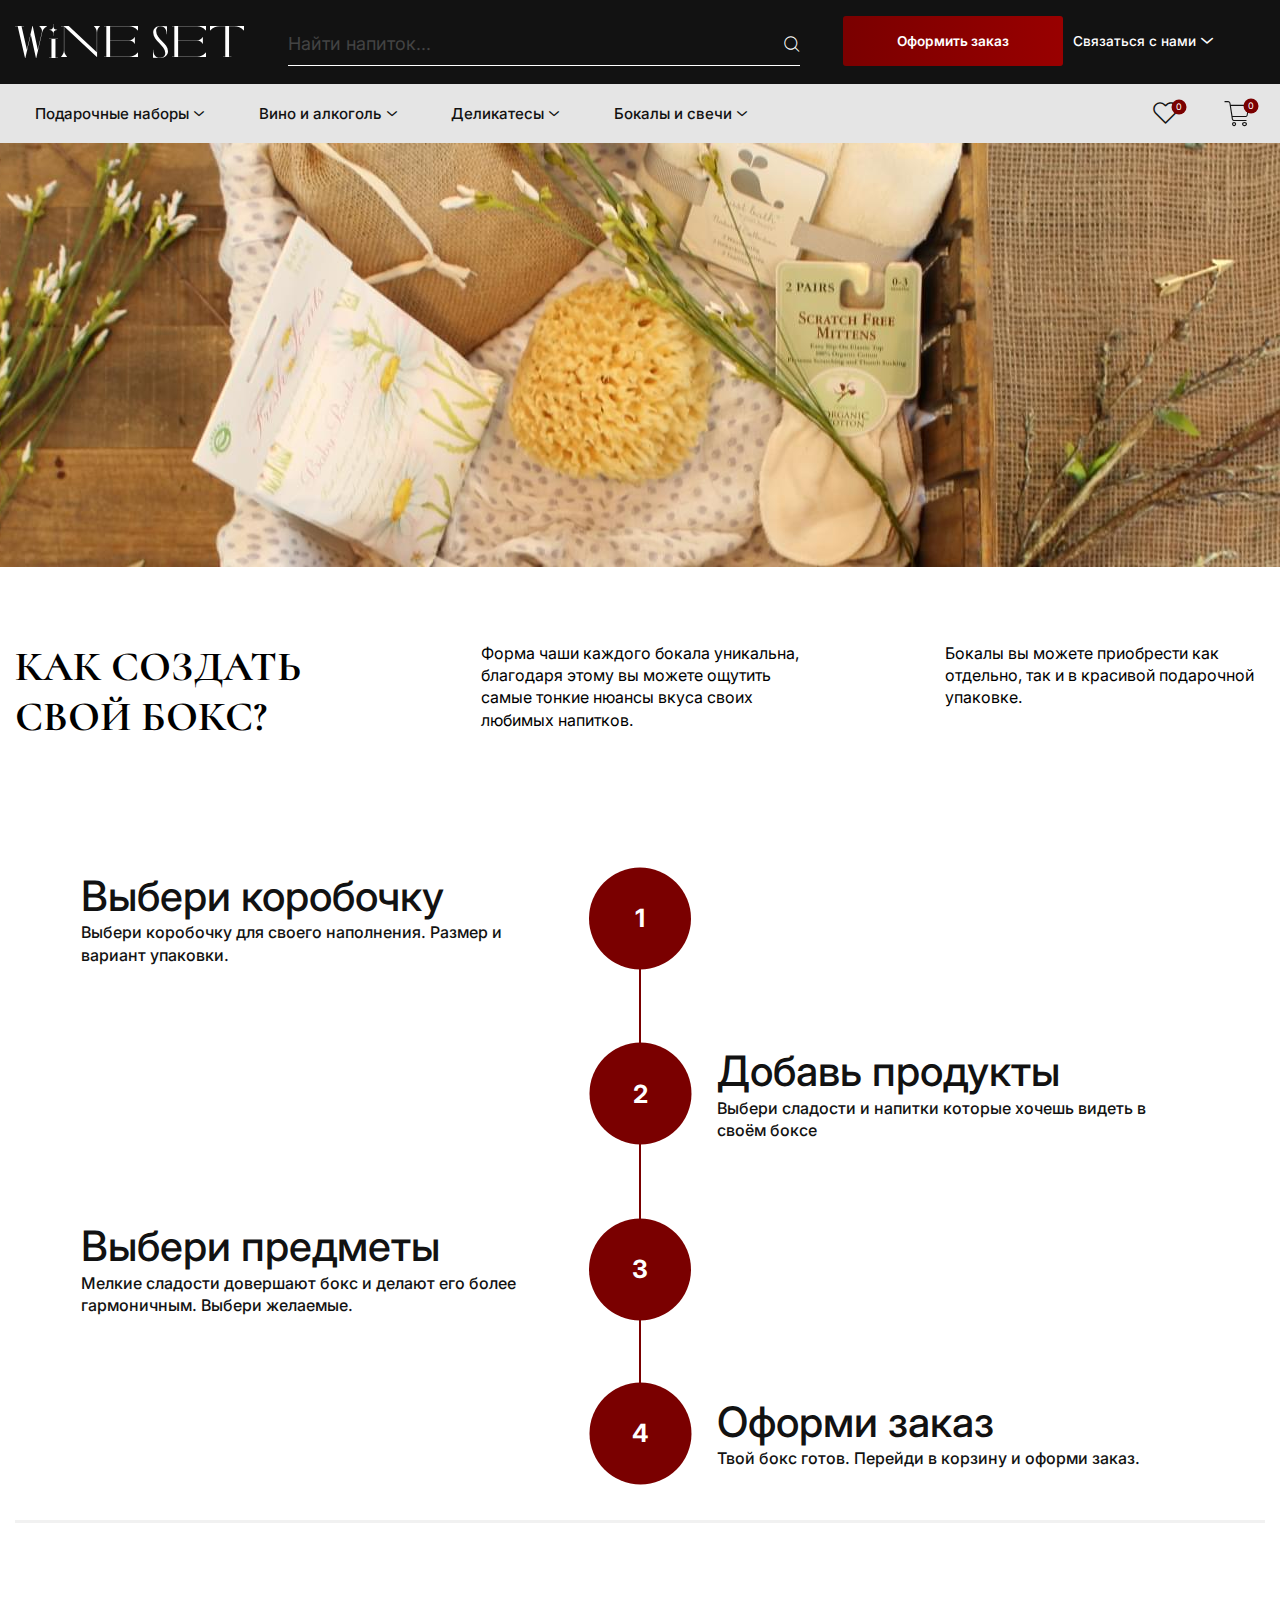
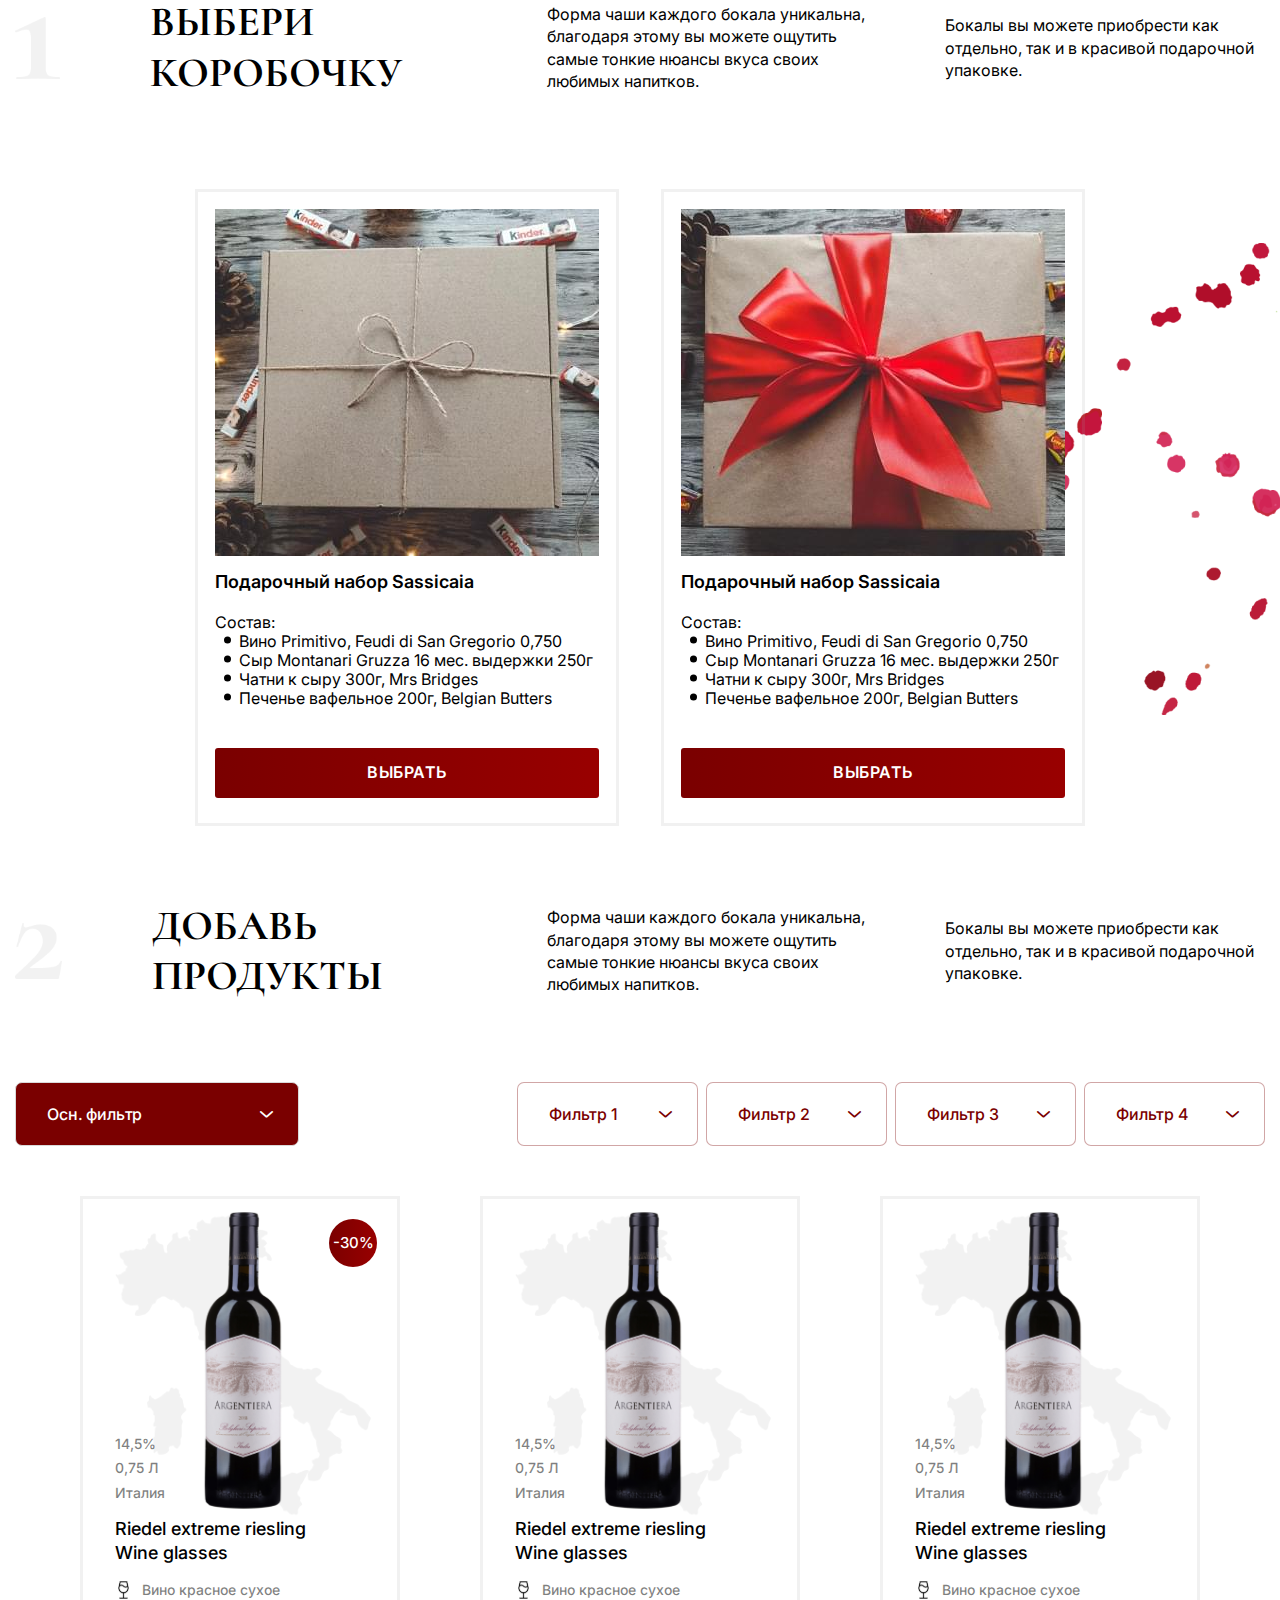
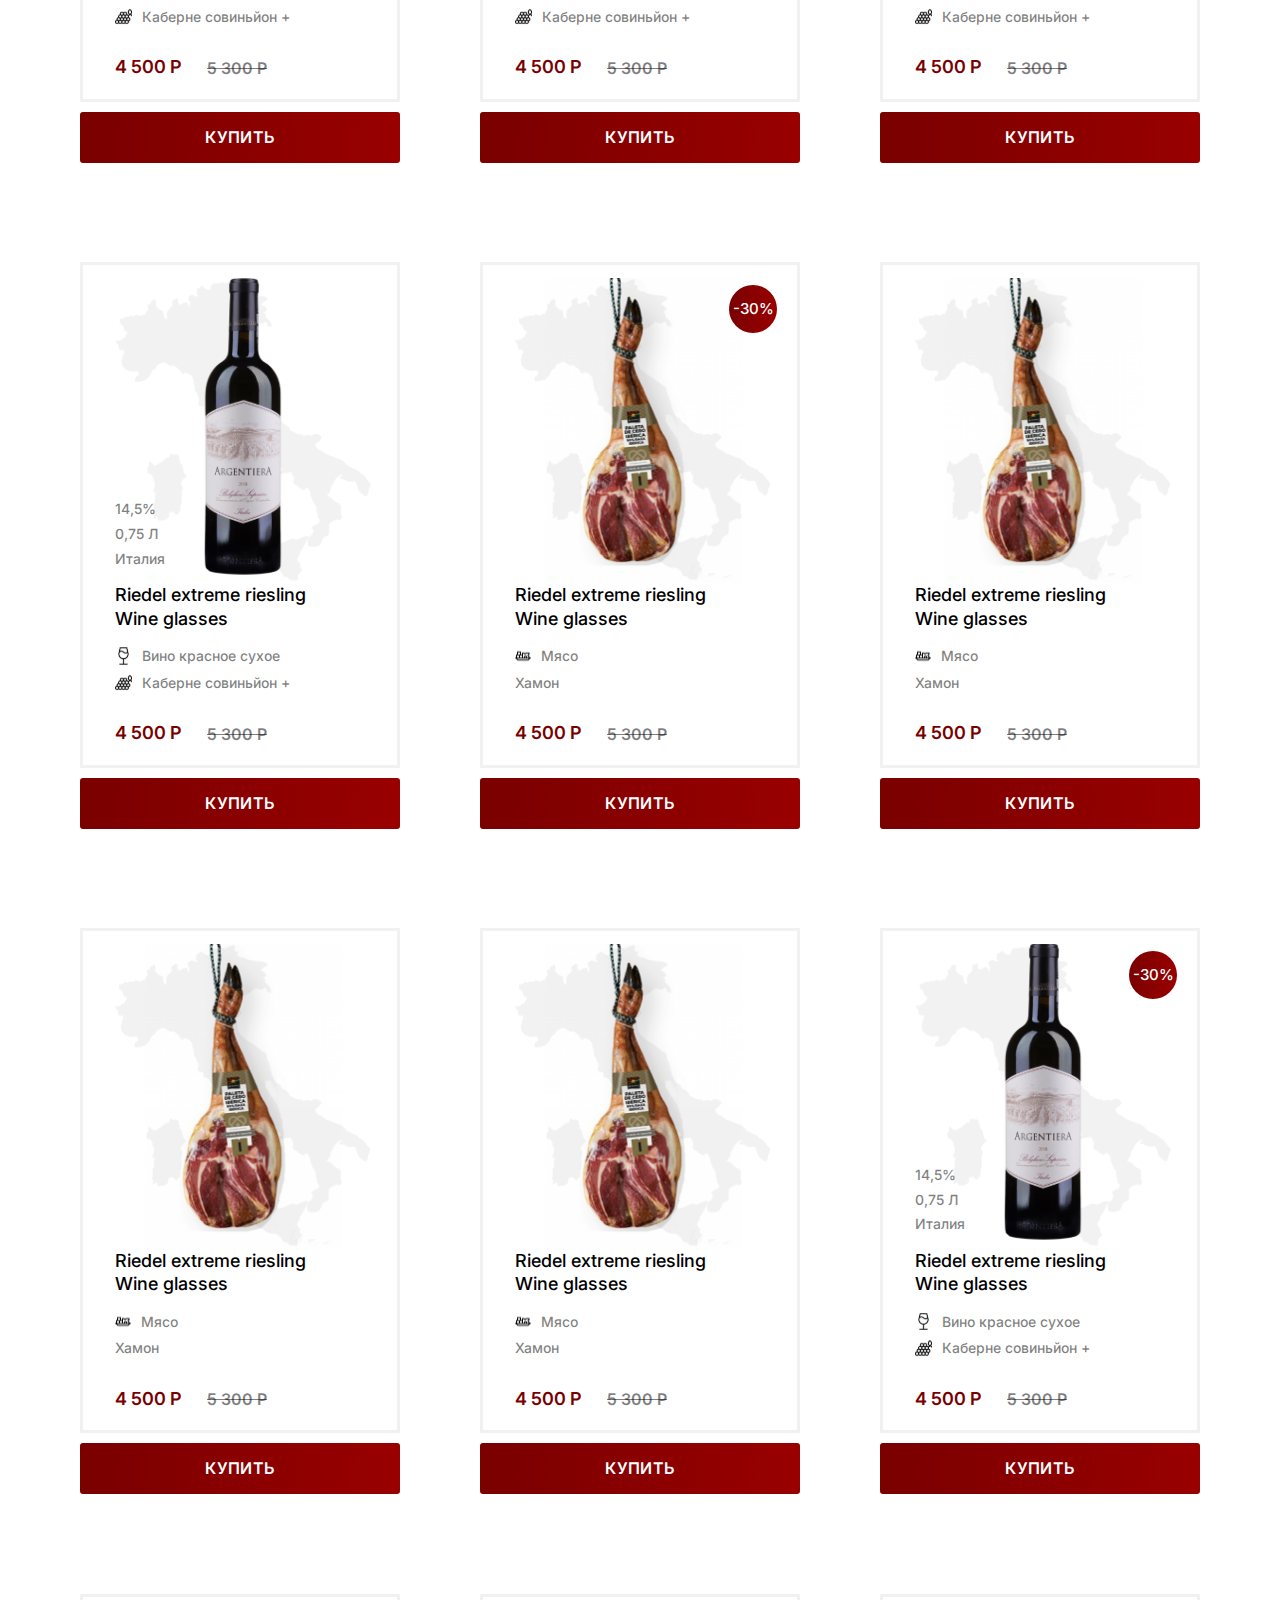
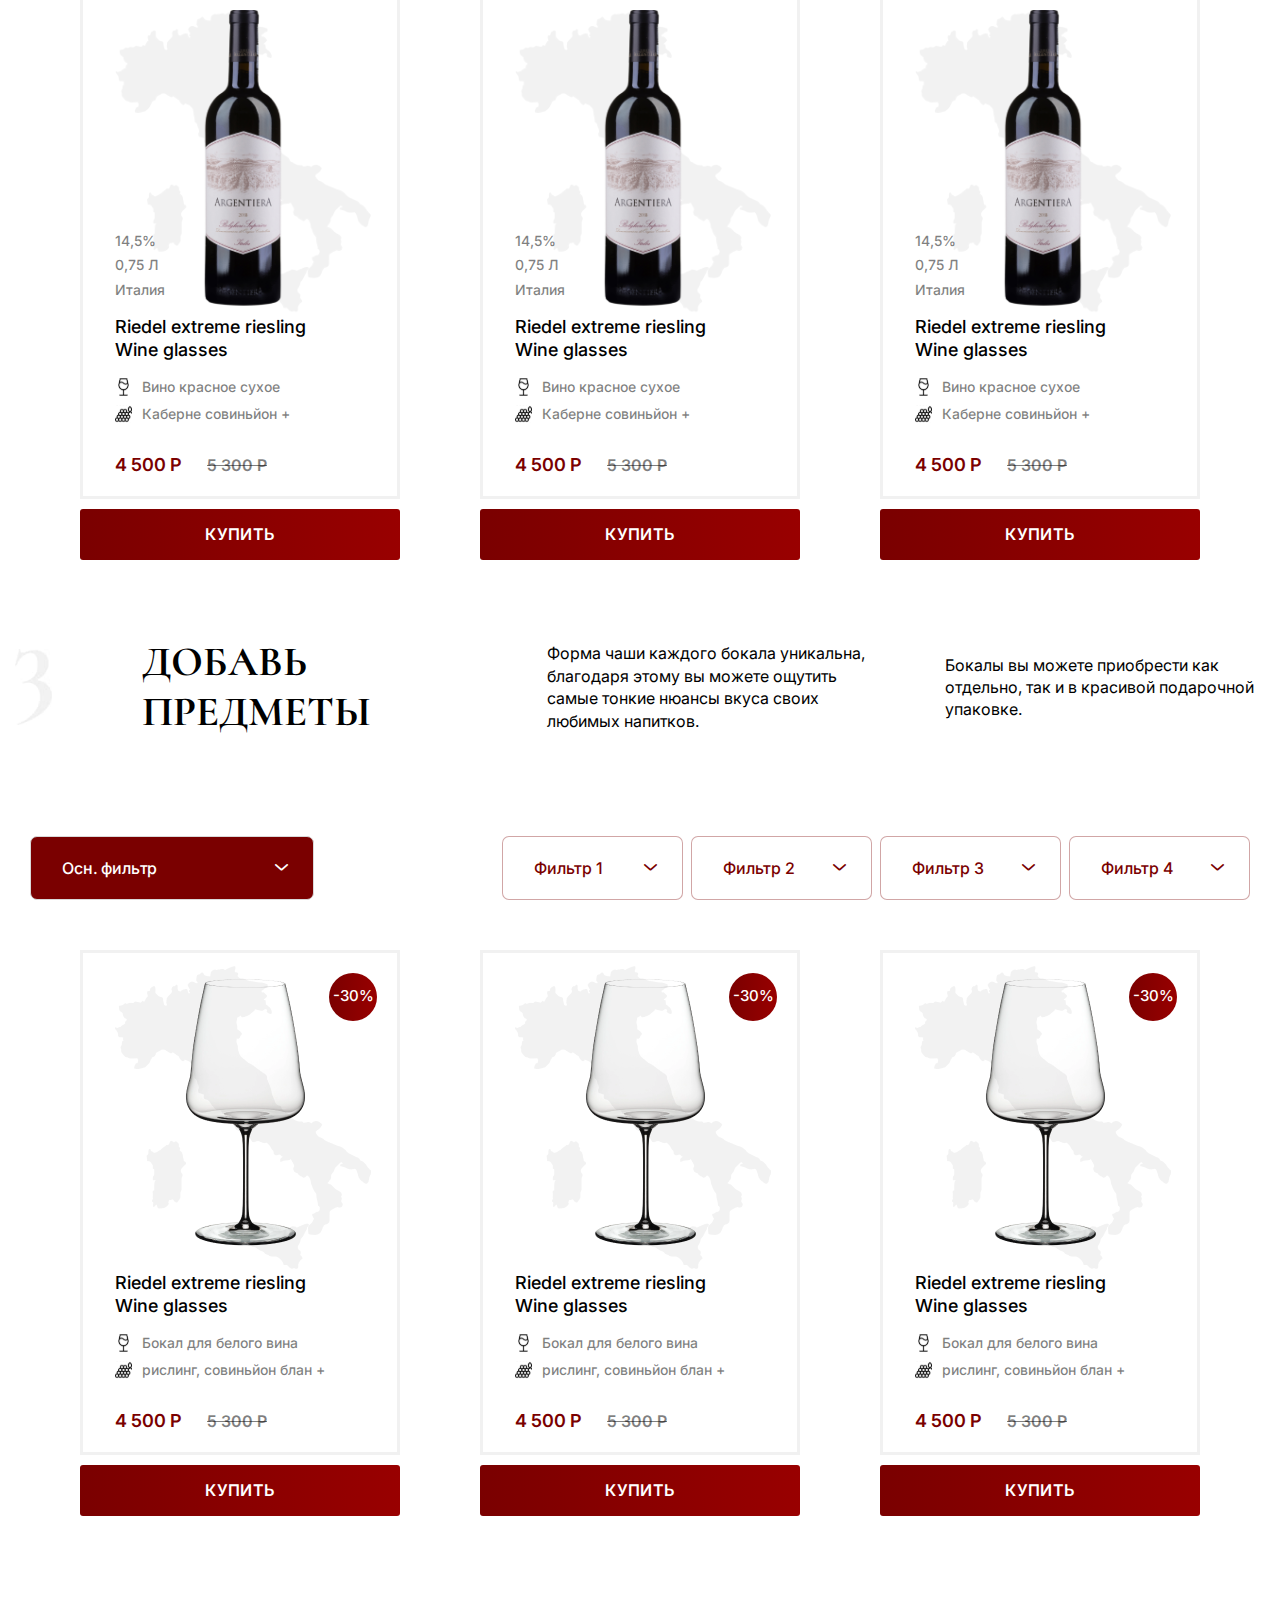
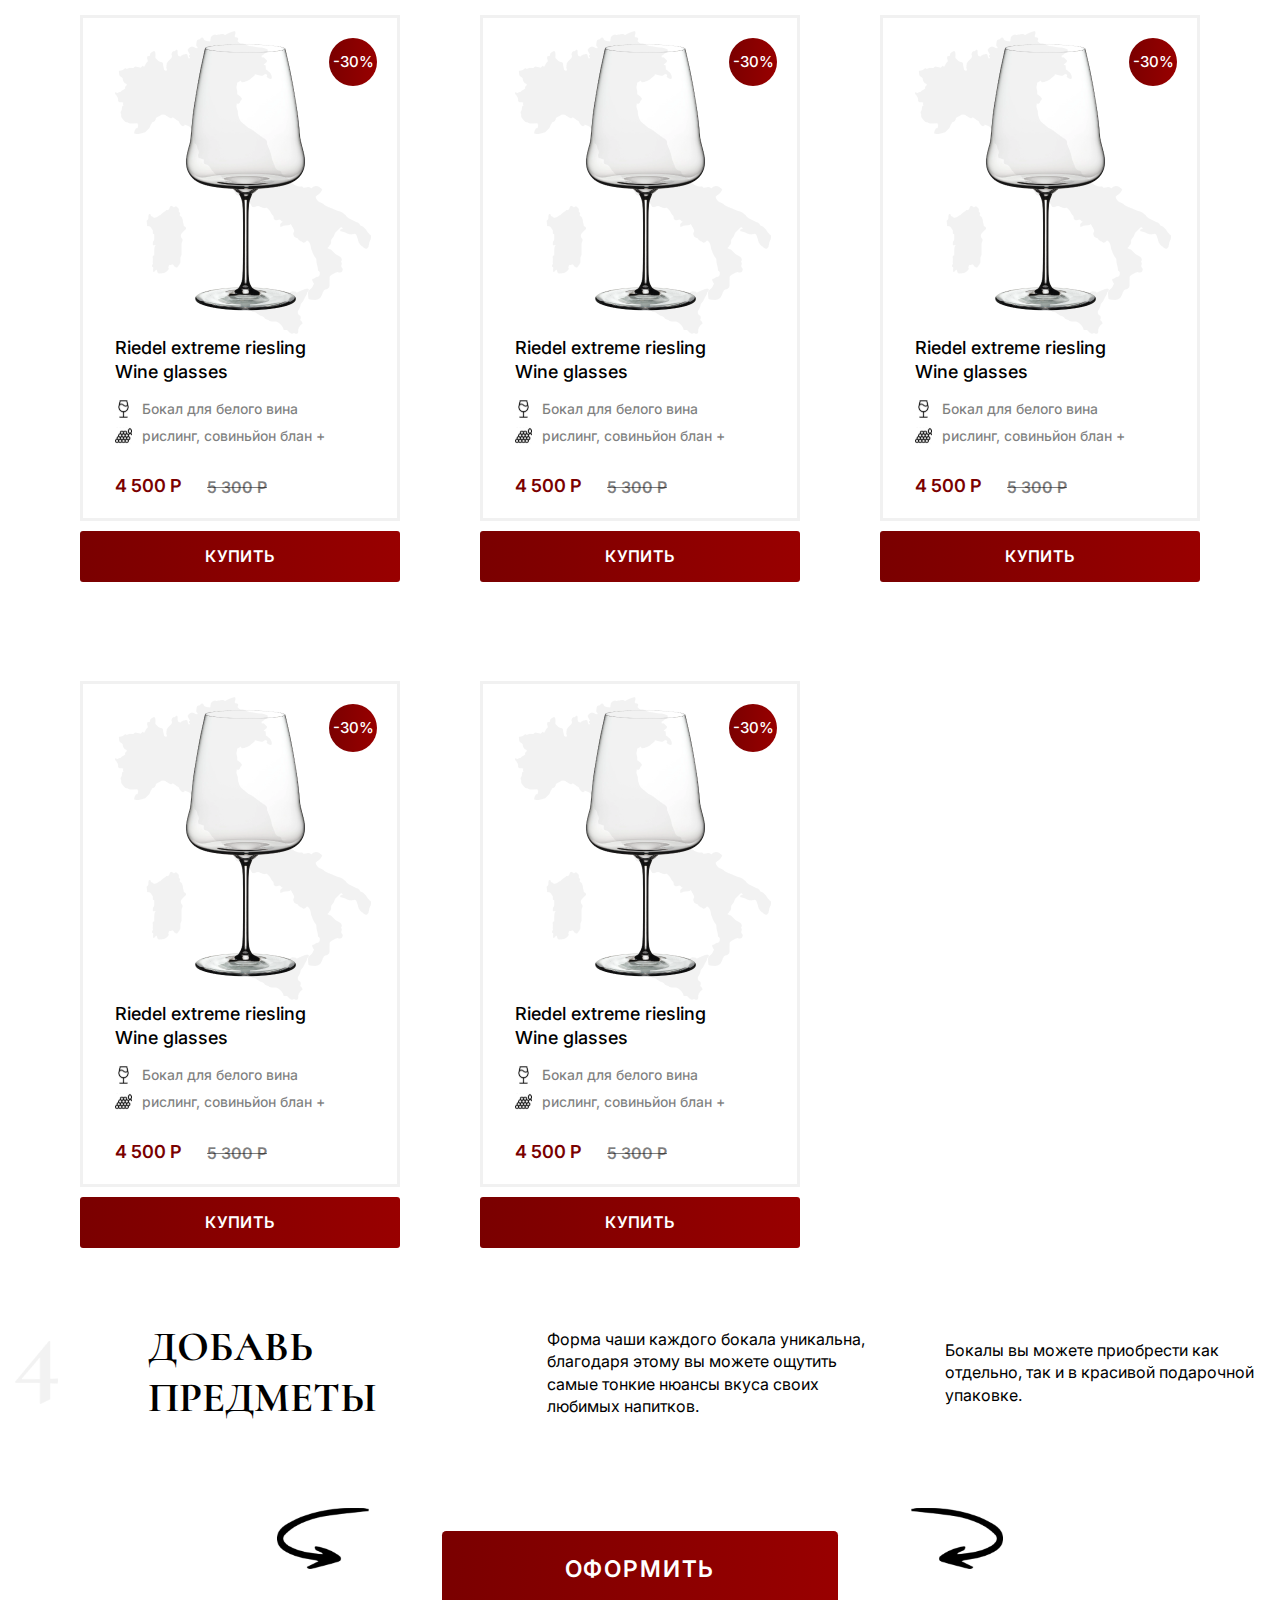
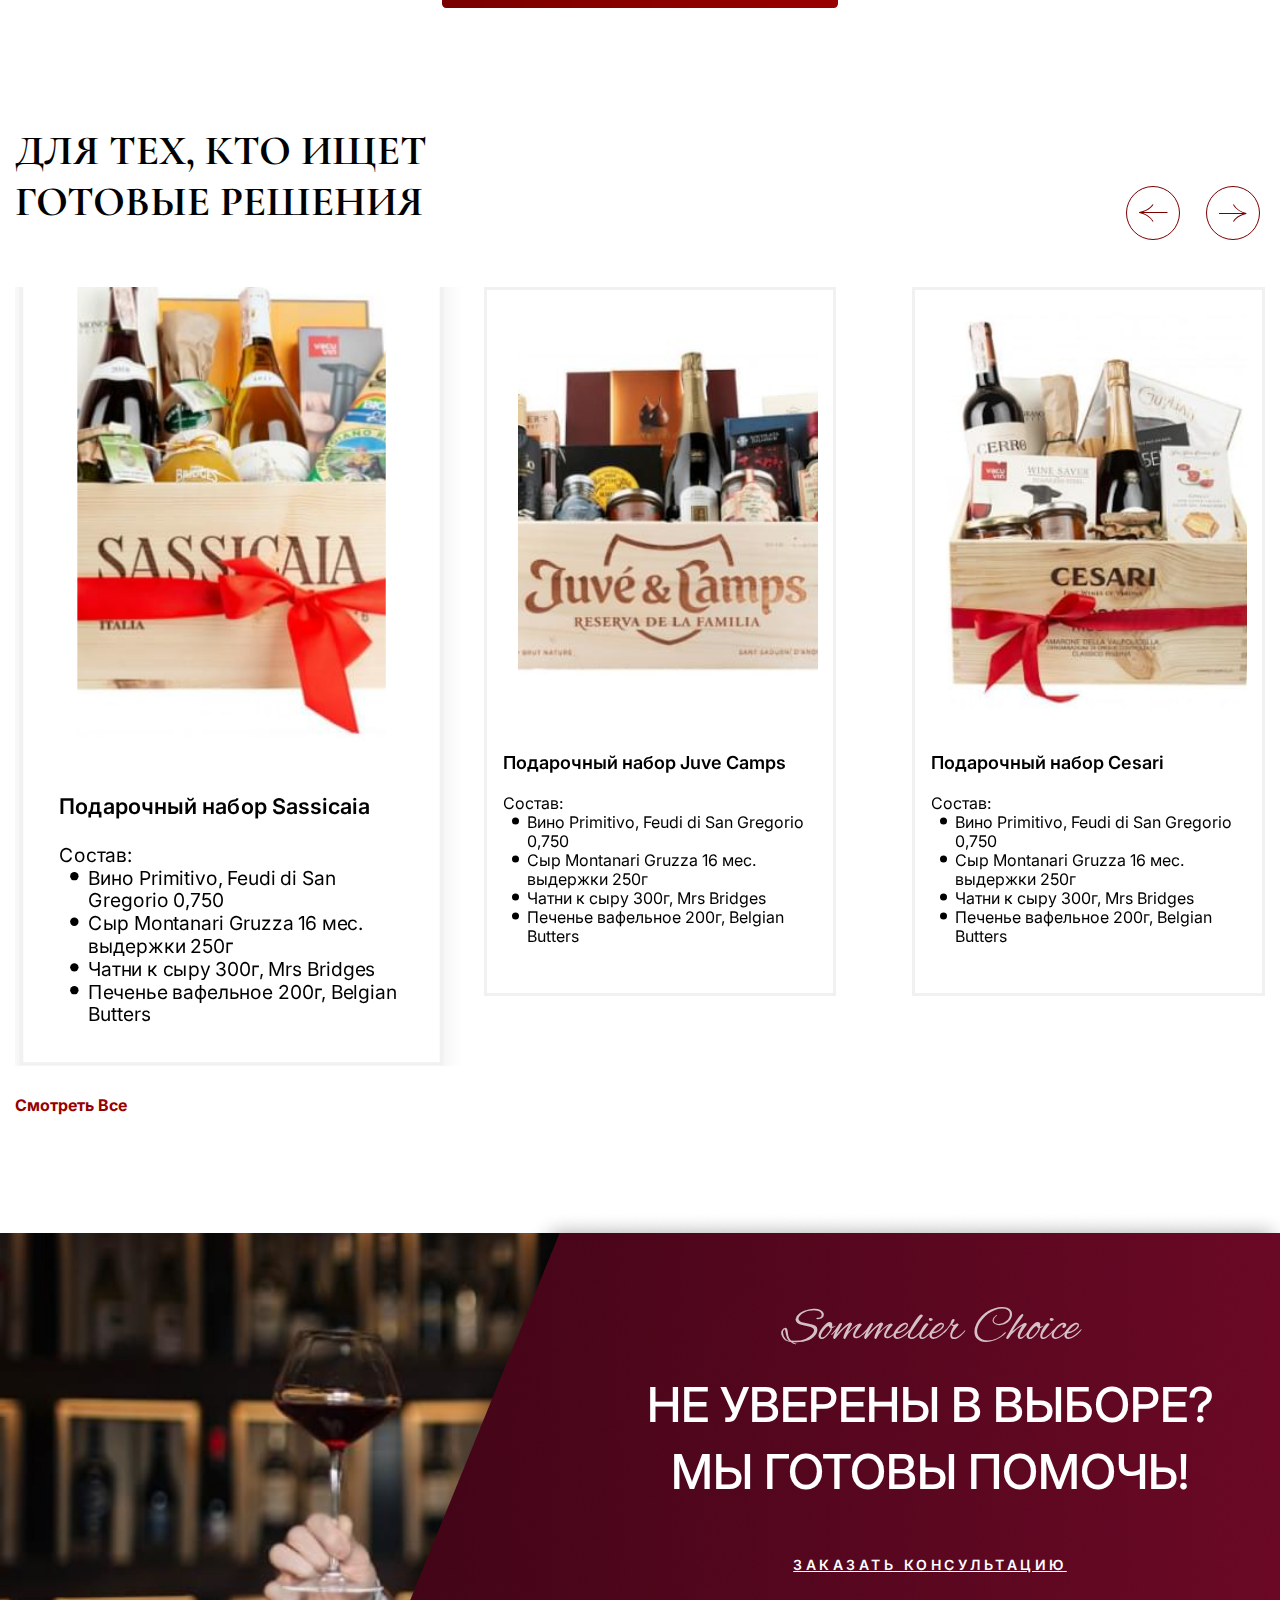
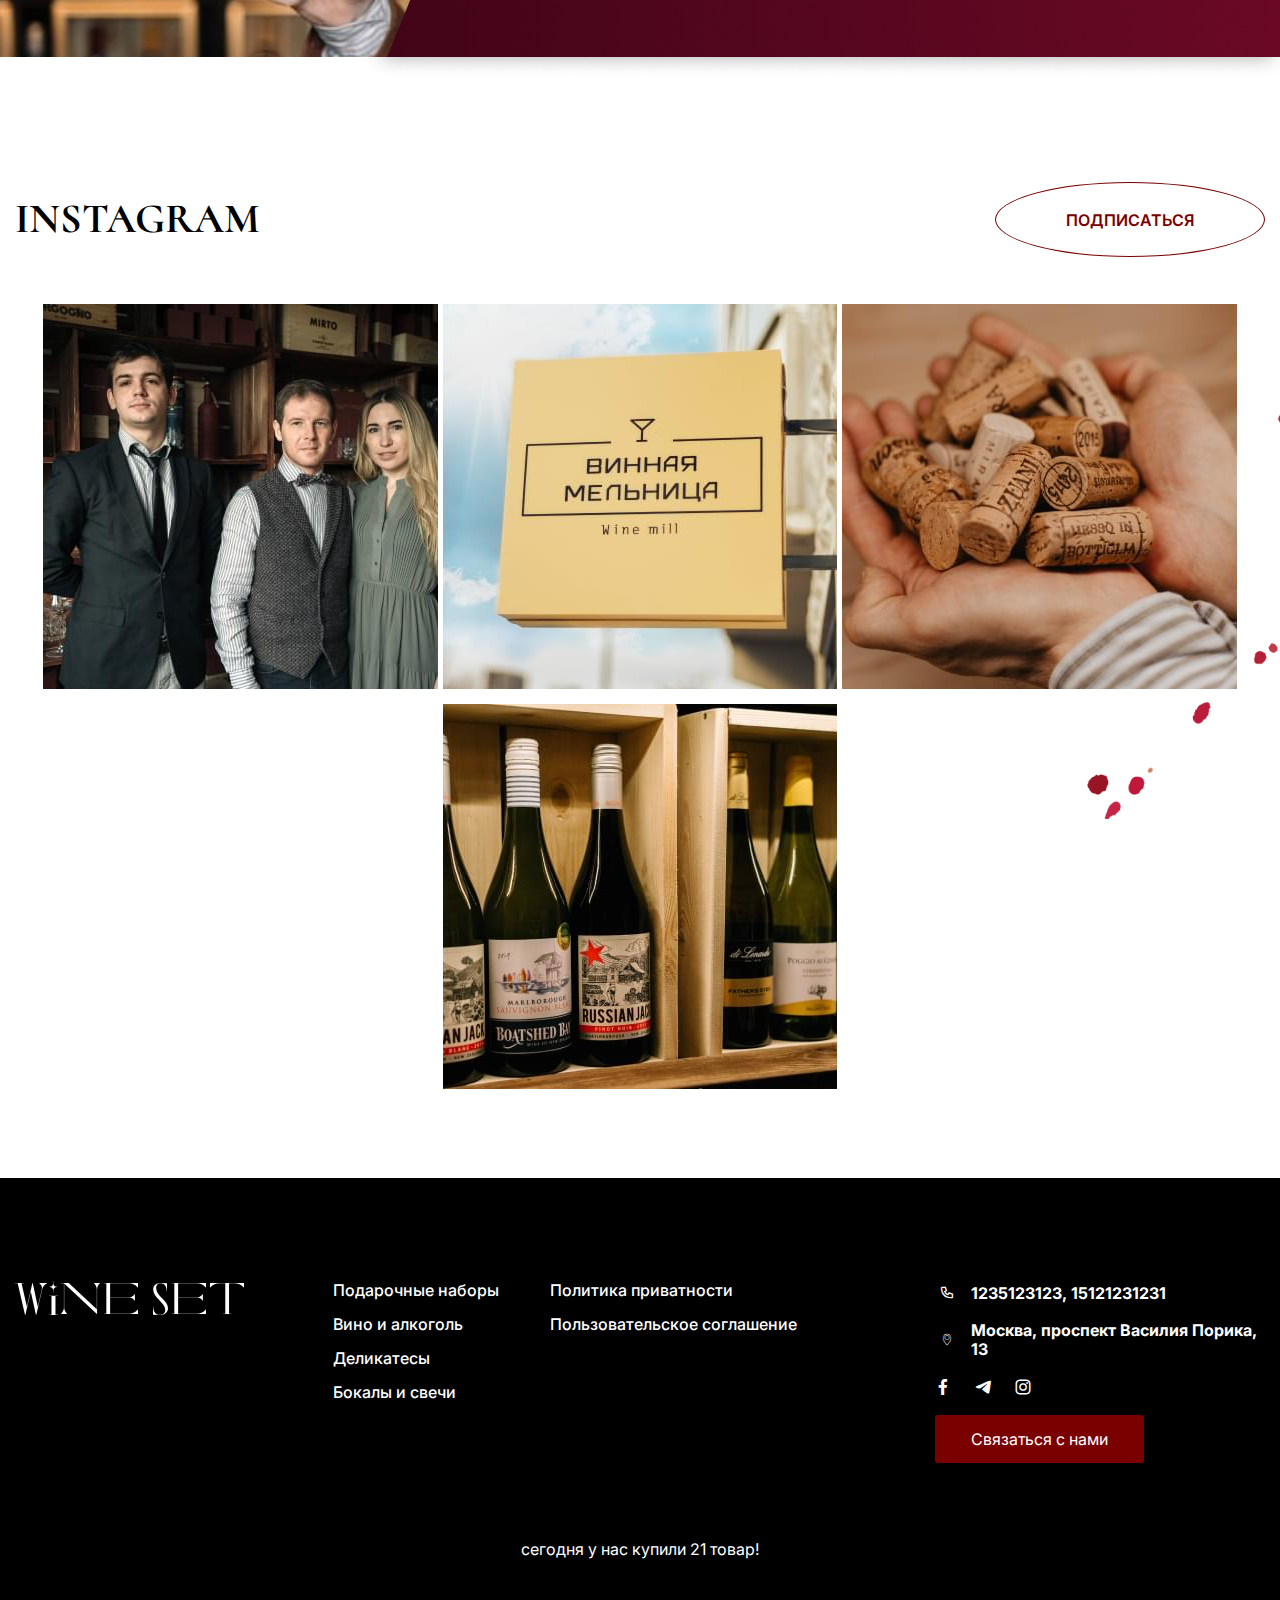
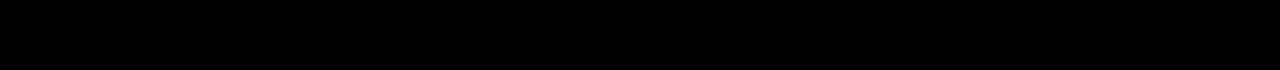
<file: constructor.html>
<!DOCTYPE html>
<html lang="ru">

<head>
	<title>Конструктор</title>
	<meta charset="UTF-8">
	<meta name="format-detection" content="telephone=no">
	<!-- <style>body{opacity: 0;}</style> -->
	<link rel="stylesheet" href="css/style.min.css?_v=20220124234013">
	<link rel="shortcut icon" href="favicon.ico">
	<!-- <meta name="robots" content="noindex, nofollow"> -->
	<meta name="viewport" content="width=device-width, initial-scale=1.0">
</head>

<body>
	<div class="wrapper">
		<header class="header">
			<div class="header__background">
				<div class="header__burger-menu burger-menu">
					<div class="burger-menu__close"><span></span></div>
					<div class="burger-menu__logo"><img src="img/logo/logo.svg" alt="logo"></div>
					<ul class="burger-menu__list">
						<li class="burger-menu__item"><a class="underline-one" href="">Подарочные наборы</a></li>
						<li class="burger-menu__item"><a class="underline-one" href="">Вино и алкоголь</a></li>
						<li class="burger-menu__item"><a class="underline-one" href="">Деликатесы</a></li>
						<li class="burger-menu__item"><a class="underline-one" href="">Бокалы и свечи</a></li>
					</ul>
				</div>
				<button type="button" class="menu__icon icon-menu"><span></span></button>
				<div class="header__container header-container">
					<div class="header__top top-header">
						<div class="top-header__logo">
							<img src="img/logo/logo.svg" alt="logo">
						</div>
						<div data-da=".bottom-header__menu, 767.98, 0" class="top-header__search">
							<form class="search-header" action="#">
								<input autocomplete="off" type="text" name="form[]" data-error="Ошибка" placeholder="Найти напиток..." class="search-header__input">
								<button type="button" class="search-header__button _icon-search"></button>
							</form>
						</div>
						<div class="top-header__purchase">
							<div class="top-header__link"><a href="#">Оформить заказ</a></div>
							<div data-spollers class="top-header__spollers">
								<div class="top-header__spollers-item">
									<button type="button" data-spoller class="top-header__spollers-title _icon-arrowspoller">Связаться с нами</button>
									<div class="top-header__spollers-body">
										<div class="spollers-body__contacts">
											<div class="spollers-body__header">Контакты<span class="closespoller"></span></div>
											<div class="spollers-body__descr descr-spollers-body">
												<div class="descr-spollers-body__address">
													<address><span>Адрес:</span> г. Москва, ул. Нарвская, 1а, к.2</address>
												</div>
												<div class="descr-spollers-body__phone">
													<span>Телефон:</span> <a href="tel:+79197860276">+79197860276</a>, <a href="tel:+79689481268">+79689481268</a>
												</div>
												<div class="descr-spollers-body__email"><span>Email:</span> zakaz@wineset.ru
												</div>
												<div class="descr-spollers-body__map">
													<iframe src="https://www.google.com/maps/embed?pb=!1m18!1m12!1m3!1d3131.220989320983!2d-122.2913689850191!3d38.297547379667584!2m3!1f0!2f0!3f0!3m2!1i1024!2i768!4f13.1!3m3!1m2!1s0x8085065d4143335b%3A0x55150ef653628600!2zMTQyMiAxc3QgU3QsIE5hcGEsIENBIDk0NTU5LCDQodCo0JA!5e0!3m2!1sru!2sru!4v1640615804601!5m2!1sru!2sru" width="453" height="177" style="border:0;" allowfullscreen="" loading="lazy"></iframe>
												</div>
												<div class="descr-spollers-body__social">
													<a href="#" class="descr-spollers-body__social-link _icon-instagram"></a>
													<a href="#" class="descr-spollers-body__social-link _icon-TG"></a>
													<a href="#" class="descr-spollers-body__social-link _icon-facebook"></a>
												</div>
												<div class="descr-spollers-body__button">
													<button type="submit" class="button">Узнать больше</button>
												</div>
											</div>
										</div>
									</div>
								</div>
							</div>
						</div>
					</div>
				</div>
			</div>
			<div class="header__bottom bottom-header">
				<div class="bottom-header__container">
					<div class="bottom-header__menu menu-bottom">
						<nav class="menu-bottom__body">
							<div data-spollers data-one-spoller class="menu-bottom__spollers">
								<div class="menu-bottom__spollers-item">
									<button type="button" data-spoller data-one-spoller class="menu-bottom__spollers-title _icon-arrowspoller">Подарочные
										наборы</button>
									<div class="menu-bottom__spollers-body">
										<div class="menu-bottom__spollers-body-block">
											<div class="menu-bottom__spollers-body-item">
												<a href="menu-bottom__spollers-body-link">Вино</a>
											</div>
											<div class="menu-bottom__spollers-body-item">
												<a href="menu-bottom__spollers-body-link">Игристое</a>
											</div>
											<div class="menu-bottom__spollers-body-item">
												<a href="menu-bottom__spollers-body-link">Шампанское</a>
											</div>
											<div class="menu-bottom__spollers-body-item">
												<a href="menu-bottom__spollers-body-link">Вино и алкоголь</a>
											</div>
											<div class="menu-bottom__spollers-body-item">
												<a href="menu-bottom__spollers-body-link">Виски</a>
											</div>
											<div class="menu-bottom__spollers-body-item">
												<a href="menu-bottom__spollers-body-link">Водка</a>
											</div>
											<div class="menu-bottom__spollers-body-item">
												<a href="menu-bottom__spollers-body-link">Кальвадос</a>
											</div>
											<div class="menu-bottom__spollers-body-item">
												<a href="menu-bottom__spollers-body-link">Другие напитки</a>
											</div>
										</div>
									</div>
								</div>
								<div class="menu-bottom__spollers-item">
									<button type="button" data-spoller data-one-spoller class="menu-bottom__spollers-title _icon-arrowspoller">Вино и алкоголь</button>
									<div class="menu-bottom__spollers-body">
										<div class="menu-bottom__spollers-body-block">
											<div class="menu-bottom__spollers-body-item">
												<a href="menu-bottom__spollers-body-link">Вино</a>
											</div>
											<div class="menu-bottom__spollers-body-item">
												<a href="menu-bottom__spollers-body-link">Игристое</a>
											</div>
											<div class="menu-bottom__spollers-body-item">
												<a href="menu-bottom__spollers-body-link">Шампанское</a>
											</div>
											<div class="menu-bottom__spollers-body-item">
												<a href="menu-bottom__spollers-body-link">Вино и алкоголь</a>
											</div>
											<div class="menu-bottom__spollers-body-item">
												<a href="menu-bottom__spollers-body-link">Виски</a>
											</div>
											<div class="menu-bottom__spollers-body-item">
												<a href="menu-bottom__spollers-body-link">Водка</a>
											</div>
											<div class="menu-bottom__spollers-body-item">
												<a href="menu-bottom__spollers-body-link">Кальвадос</a>
											</div>
											<div class="menu-bottom__spollers-body-item">
												<a href="menu-bottom__spollers-body-link">Другие напитки</a>
											</div>
										</div>
									</div>
								</div>
								<div class="menu-bottom__spollers-item">
									<button type="button" data-spoller data-one-spoller class="menu-bottom__spollers-title _icon-arrowspoller">Деликатесы</button>
									<div class="menu-bottom__spollers-body">
										<div class="menu-bottom__spollers-body-block">
											<div class="menu-bottom__spollers-body-item">
												<a href="menu-bottom__spollers-body-link">Вино</a>
											</div>
											<div class="menu-bottom__spollers-body-item">
												<a href="menu-bottom__spollers-body-link">Игристое</a>
											</div>
											<div class="menu-bottom__spollers-body-item">
												<a href="menu-bottom__spollers-body-link">Шампанское</a>
											</div>
											<div class="menu-bottom__spollers-body-item">
												<a href="menu-bottom__spollers-body-link">Вино и алкоголь</a>
											</div>
											<div class="menu-bottom__spollers-body-item">
												<a href="menu-bottom__spollers-body-link">Виски</a>
											</div>
											<div class="menu-bottom__spollers-body-item">
												<a href="menu-bottom__spollers-body-link">Водка</a>
											</div>
											<div class="menu-bottom__spollers-body-item">
												<a href="menu-bottom__spollers-body-link">Кальвадос</a>
											</div>
											<div class="menu-bottom__spollers-body-item">
												<a href="menu-bottom__spollers-body-link">Другие напитки</a>
											</div>
										</div>
									</div>
								</div>
								<div class="menu-bottom__spollers-item">
									<button type="button" data-spoller data-one-spoller class="menu-bottom__spollers-title _icon-arrowspoller">Бокалы и свечи</button>
									<div class="menu-bottom__spollers-body">
										<div class="menu-bottom__spollers-body-block">
											<div class="menu-bottom__spollers-body-item">
												<a href="menu-bottom__spollers-body-link">Вино</a>
											</div>
											<div class="menu-bottom__spollers-body-item">
												<a href="menu-bottom__spollers-body-link">Игристое</a>
											</div>
											<div class="menu-bottom__spollers-body-item">
												<a href="menu-bottom__spollers-body-link">Шампанское</a>
											</div>
											<div class="menu-bottom__spollers-body-item">
												<a href="menu-bottom__spollers-body-link">Вино и алкоголь</a>
											</div>
											<div class="menu-bottom__spollers-body-item">
												<a href="menu-bottom__spollers-body-link">Виски</a>
											</div>
											<div class="menu-bottom__spollers-body-item">
												<a href="menu-bottom__spollers-body-link">Водка</a>
											</div>
											<div class="menu-bottom__spollers-body-item">
												<a href="menu-bottom__spollers-body-link">Кальвадос</a>
											</div>
											<div class="menu-bottom__spollers-body-item">
												<a href="menu-bottom__spollers-body-link">Другие напитки</a>
											</div>
										</div>
									</div>
								</div>
							</div>
						</nav>
						<div data-spollers data-one-spoller class="menu-bottom__cart cart-menu-bottom">
							<div class="mini-heart">
								<button data-spoller class="cart-menu-bottom__heart _icon-heart"><span>0</span></button>
								<div class="mini-heart__wrapper">
									<div class="mini-cart__title">Ваш список желаний<span class="closespoller"></span></div>
									<div class="mini-cart__body body-mini_cart">
										<div data-simplebar class="forScrollHeart">
											<div class="body-mini_heart__wrapper"></div>
										</div>
										<button type="submit" class="total-mini_cart__btn">Оформить заказ</button>
									</div>
								</div>
							</div>
							<div class="mini-cart">
								<button type="button" data-spoller class="cart-menu-bottom__cart _icon-cart"><span>0</span></button>
								<div class="mini-cart__wrapper">
									<div class="mini-cart__title">Ваша корзина<span class="closespoller"></span></div>
									<div class="mini-cart__body body-mini_cart">
										<div data-simplebar class="forscroll">
											<div class="body-mini_cart__wrapper"></div>
										</div>
										<div class="body-mini_cart__footer footer-mini_cart">
											<div class="footer-mini_cart__total total-mini_cart">
												<div class="total-mini_cart__text">Итого</div>
												<div class="total-mini_cart__price">0 р</div>
											</div>
											<div class="total-mini_cart__delivery">Важная и не очень информация по поводу
												доставки</div>
											<button type="submit" class="total-mini_cart__btn">Оформить заказ</button>
										</div>
									</div>
								</div>
							</div>
						</div>
					</div>
				</div>
			</div>
		</header>

		<!-- <div data-spollers class="spollers">
    <div class="spollers__item">
        <button type="button" data-spoller class="spollers__title">Заголовок спойлера</button>
        <div class="spollers__body">Контент спойлера</div>
    </div>
</div> -->
		<main class="page-constructor">
			<div class="page-constructor__img -ibg"><img src="img/constructor/main.jpg" alt="picture"></div>
			<div class="constructor__container">
				<div class="constructor__title section-title">
					<div class="section-title__wrapper">
						<h1 class="section-title__title title">Как создать <br> свой бокс?</h1>
					</div>
					<div class="section-title__text1">Форма чаши каждого бокала уникальна, благодаря этому вы можете
						ощутить самые тонкие нюансы вкуса своих любимых напитков.
					</div>
					<div class="section-title__text2">Бокалы вы можете приобрести как отдельно, так и в красивой
						подарочной упаковке.
					</div>
				</div>
				<div class="constructor__create create-constructor">
					<ul class="create-constructor__steps steps-constructor">
						<li class="steps-constructor__step odd">
							<div class="step__descr descr-step">
								<div class="descr-step__title">Выбери коробочку</div>
								<div class="descr-step__text">Выбери коробочку для своего наполнения. Размер и вариант
									упаковки.</div>
							</div>
							<span class="step__number">1</span>
						</li>
						<li class="steps-constructor__step even">
							<div class="step__descr descr-step">
								<div class="descr-step__title">Добавь продукты</div>
								<div class="descr-step__text">Выбери сладости и напитки которые хочешь видеть в своём
									боксе</div>
							</div>
							<span class="step__number">2</span>
						</li>
						<li class="steps-constructor__step odd">
							<div class="step__descr descr-step">
								<div class="descr-step__title">Выбери предметы</div>
								<div class="descr-step__text">Мелкие сладости довершают бокс и делают его более
									гармоничным. Выбери желаемые.</div>
							</div>
							<span class="step__number">3</span>
						</li>
						<li class="steps-constructor__step even">
							<div class="step__descr descr-step">
								<div class="descr-step__title">Оформи заказ</div>
								<div class="descr-step__text">Твой бокс готов. Перейди в корзину и оформи заказ.</div>
							</div>
							<span class="step__number">4</span>
						</li>
					</ul>
				</div>
			</div>
			<section class="choice">
				<div class="choice__bg"><img src="img/constructor/choice/bg.png" alt="bg"></div>
				<div class="choice__container">
					<div class="choice__title title-choice section-title">
						<div class="title-choice__wrapper section-title__wrapper">
							<div class="section-title__digit digit-1 -ibg"><img src="img/constructor/choice/digit1.png" alt="picture"></div>
							<h2 class="title-choice__title section-title__title title">Выбери коробочку</h2>
						</div>
						<div class="title-choice__text1 section-title__text1">Форма чаши каждого бокала уникальна,
							благодаря этому вы можете
							ощутить самые тонкие нюансы вкуса своих любимых напитков.
						</div>
						<div class="title-choice__text2 section-title__text2">Бокалы вы можете приобрести как отдельно,
							так и в красивой
							подарочной упаковке.
						</div>
					</div>
					<div class="choice__block block-choice">
						<div class="block-choice__item item-choice gift__slide slide-gift">
							<div class="item-choice__img slide-gift__img"><img src="img/constructor/choice/1.jpg" alt="picture"></div>
							<div class="item-choice__title slide-gift__title">Подарочный набор Sassicaia</div>
							<div class="item-choice__subtitle slide-gift__subtitle">Состав:</div>
							<ul class="item-choice__compound compound-item slide-gift__compound">
								<li class="compound-item__descr slide-gift__descr">Вино Primitivo, Feudi di San Gregorio
									0,750</li>
								<li class="compound-item__descr slide-gift__descr">Сыр Montanari Gruzza 16 мес. выдержки
									250г</li>
								<li class="compound-item__descr slide-gift__descr">Чатни к сыру 300г, Mrs Bridges</li>
								<li class="compound-item__descr slide-gift__descr">Печенье вафельное 200г, Belgian
									Butters</li>
							</ul>
							<div class="item-choice__btn">выбрать</div>
						</div>
						<div class="block-choice__item item-choice gift__slide slide-gift">
							<div class="item-choice__img slide-gift__img"><img src="img/constructor/choice/2.jpg" alt="picture"></div>
							<div class="item-choice__title slide-gift__title">Подарочный набор Sassicaia</div>
							<div class="item-choice__subtitle slide-gift__subtitle">Состав:</div>
							<ul class="item-choice__compound compound-item slide-gift__compound">
								<li class="compound-item__descr slide-gift__descr">Вино Primitivo, Feudi di San Gregorio
									0,750</li>
								<li class="compound-item__descr slide-gift__descr">Сыр Montanari Gruzza 16 мес. выдержки
									250г</li>
								<li class="compound-item__descr slide-gift__descr">Чатни к сыру 300г, Mrs Bridges</li>
								<li class="compound-item__descr slide-gift__descr">Печенье вафельное 200г, Belgian
									Butters</li>
							</ul>
							<div class="item-choice__btn">выбрать</div>
						</div>
					</div>
				</div>
			</section>
			<section class="add-products">
				<div class="add-products__container">
					<div class="add-products__title choice__title title-choice section-title">
						<div class="title-choice__wrapper section-title__wrapper">
							<div class="section-title__digit digit-2 -ibg"><img src="img/constructor/choice/digit2.png" alt="picture"></div>
							<h2 class="title-choice__title section-title__title title">Добавь продукты</h2>
						</div>
						<div class="title-choice__text1 section-title__text1">Форма чаши каждого бокала уникальна,
							благодаря этому вы можете
							ощутить самые тонкие нюансы вкуса своих любимых напитков.
						</div>
						<div class="title-choice__text2 section-title__text2">Бокалы вы можете приобрести как отдельно,
							так и в красивой
							подарочной упаковке.
						</div>
					</div>
					<div class="add-products__filters products__filters filters-products">
						<div class="select filters-products__mainf">
							<select name="form[]" class="main">
								<option value="" selected>Осн. фильтр</option>
								<option value="1">Бокалы</option>
								<option value="2">Вино</option>
								<option value="3">Деликатесы</option>
								<option value="4">Подарки</option>
							</select>
						</div>
						<div class="filters-products__subf">
							<select name="form[]" class="sub">
								<option value="">Фильтр 1</option>
								<option value="1">Пункт №1</option>
								<option value="2">Пункт №2</option>
								<option value="3">Пункт №3</option>
								<option value="4">Пункт №4</option>
							</select>
							<select name="form[]" class="sub">
								<option value="">Фильтр 2</option>
								<option value="1">Пункт №1</option>
								<option value="2">Пункт №2</option>
								<option value="3">Пункт №3</option>
								<option value="4">Пункт №4</option>
							</select>
							<select name="form[]" class="sub">
								<option value="">Фильтр 3</option>
								<option value="1">Пункт №1</option>
								<option value="2">Пункт №2</option>
								<option value="3">Пункт №3</option>
								<option value="4">Пункт №4</option>
							</select>
							<select name="form[]" class="sub">
								<option value="">Фильтр 4</option>
								<option value="1">Пункт №1</option>
								<option value="2">Пункт №2</option>
								<option value="3">Пункт №3</option>
								<option value="4">Пункт №4</option>
							</select>
						</div>
					</div>
					<div class="products__items">
						<div class="product-item__wrapper">
							<div class="slide-recommended__wrapper product-item">
								<div class="slide-recommended__img product-img"><img src="img/wine/wine.png" alt="picture">
									<div class="product-img__descr">
										<p>14,5%</p>
										<p>0,75 Л</p>
										<P>Италия</P>
									</div>
								</div>
								<div class="slide-recommended__discount product-discount"><span>-30%</span></div>
								<div class="slide-recommended__title product-title">Riedel extreme riesling<br> Wine
									glasses</div>
								<div class="slide-recommended__descr1 product-descr1">
									<img src="img/iconsfont/glass.svg" alt="picture">
									<p>Вино красное сухое</p>
								</div>
								<div class="slide-recommended__descr2 product-descr1">
									<img src="img/iconsfont/sots.svg" alt="picture">
									<p>Каберне совиньйон +</p>
								</div>
								<div class="slide-recommended__price price-recommended">
									<div class="price-recommended__new">4 500 р</div>
									<div class="price-recommended__old">5 300 р</div>
								</div>
							</div>
							<button data-cart-filter type="" class="slide-recommended__button">КУПИТЬ</button>
						</div>
						<div class="product-item__wrapper">
							<div class="slide-recommended__wrapper product-item">
								<div class="slide-recommended__img product-img"><img src="img/wine/wine.png" alt="picture">
									<div class="product-img__descr">
										<p>14,5%</p>
										<p>0,75 Л</p>
										<P>Италия</P>
									</div>
								</div>
								<div class="slide-recommended__title product-title">Riedel extreme riesling<br> Wine
									glasses</div>
								<div class="slide-recommended__descr1 product-descr1">
									<img src="img/iconsfont/glass.svg" alt="picture">
									<p>Вино красное сухое</p>
								</div>
								<div class="slide-recommended__descr2 product-descr1">
									<img src="img/iconsfont/sots.svg" alt="picture">
									<p>Каберне совиньйон +</p>
								</div>
								<div class="slide-recommended__price price-recommended">
									<div class="price-recommended__new">4 500 р</div>
									<div class="price-recommended__old">5 300 р</div>
								</div>
							</div>
							<button data-cart-filter type="" class="slide-recommended__button">КУПИТЬ</button>
						</div>
						<div class="product-item__wrapper">
							<div class="slide-recommended__wrapper product-item">
								<div class="slide-recommended__img product-img"><img src="img/wine/wine.png" alt="picture">
									<div class="product-img__descr">
										<p>14,5%</p>
										<p>0,75 Л</p>
										<P>Италия</P>
									</div>
								</div>
								<div class="slide-recommended__title product-title">Riedel extreme riesling<br> Wine
									glasses</div>
								<div class="slide-recommended__descr1 product-descr1">
									<img src="img/iconsfont/glass.svg" alt="picture">
									<p>Вино красное сухое</p>
								</div>
								<div class="slide-recommended__descr2 product-descr1">
									<img src="img/iconsfont/sots.svg" alt="picture">
									<p>Каберне совиньйон +</p>
								</div>
								<div class="slide-recommended__price price-recommended">
									<div class="price-recommended__new">4 500 р</div>
									<div class="price-recommended__old">5 300 р</div>
								</div>
							</div>
							<button data-cart-filter type="" class="slide-recommended__button">КУПИТЬ</button>
						</div>
						<div class="product-item__wrapper">
							<div class="slide-recommended__wrapper product-item">
								<div class="slide-recommended__img product-img"><img src="img/wine/wine.png" alt="picture">
									<div class="product-img__descr">
										<p>14,5%</p>
										<p>0,75 Л</p>
										<P>Италия</P>
									</div>
								</div>
								<div class="slide-recommended__title product-title">Riedel extreme riesling<br> Wine
									glasses</div>
								<div class="slide-recommended__descr1 product-descr1">
									<img src="img/iconsfont/glass.svg" alt="picture">
									<p>Вино красное сухое</p>
								</div>
								<div class="slide-recommended__descr2 product-descr1">
									<img src="img/iconsfont/sots.svg" alt="picture">
									<p>Каберне совиньйон +</p>
								</div>
								<div class="slide-recommended__price price-recommended">
									<div class="price-recommended__new">4 500 р</div>
									<div class="price-recommended__old">5 300 р</div>
								</div>
							</div>
							<button data-cart-filter type="" class="slide-recommended__button">КУПИТЬ</button>
						</div>
						<div class="product-item__wrapper">
							<div class="slide-recommended__wrapper product-item">
								<div class="slide-recommended__img product-img"><img src="img/delicacies/delicacies.png" alt="picture">
								</div>
								<div class="slide-recommended__discount product-discount"><span>-30%</span></div>
								<div class="slide-recommended__title product-title">Riedel extreme riesling<br> Wine
									glasses</div>
								<div class="slide-recommended__descr1 product-descr1">
									<img src="img/iconsfont/delicacies.svg" alt="picture">
									<p>Мясо</p>
								</div>
								<div class="slide-recommended__descr2 product-descr1">
									<p>Хамон</p>
								</div>
								<div class="slide-recommended__price price-recommended">
									<div class="price-recommended__new">4 500 р</div>
									<div class="price-recommended__old">5 300 р</div>
								</div>
							</div>
							<button data-cart-filter type="" class="slide-recommended__button">КУПИТЬ</button>
						</div>
						<div class="product-item__wrapper">
							<div class="slide-recommended__wrapper product-item">
								<div class="slide-recommended__img product-img"><img src="img/delicacies/delicacies.png" alt="picture">
								</div>
								<div class="slide-recommended__title product-title">Riedel extreme riesling<br> Wine
									glasses</div>
								<div class="slide-recommended__descr1 product-descr1">
									<img src="img/iconsfont/delicacies.svg" alt="picture">
									<p>Мясо</p>
								</div>
								<div class="slide-recommended__descr2 product-descr1">
									<p>Хамон</p>
								</div>
								<div class="slide-recommended__price price-recommended">
									<div class="price-recommended__new">4 500 р</div>
									<div class="price-recommended__old">5 300 р</div>
								</div>
							</div>
							<button data-cart-filter type="" class="slide-recommended__button">КУПИТЬ</button>
						</div>
						<div class="product-item__wrapper">
							<div class="slide-recommended__wrapper product-item">
								<div class="slide-recommended__img product-img"><img src="img/delicacies/delicacies.png" alt="picture">
								</div>
								<div class="slide-recommended__title product-title">Riedel extreme riesling<br> Wine
									glasses</div>
								<div class="slide-recommended__descr1 product-descr1">
									<img src="img/iconsfont/delicacies.svg" alt="picture">
									<p>Мясо</p>
								</div>
								<div class="slide-recommended__descr2 product-descr1">
									<p>Хамон</p>
								</div>
								<div class="slide-recommended__price price-recommended">
									<div class="price-recommended__new">4 500 р</div>
									<div class="price-recommended__old">5 300 р</div>
								</div>
							</div>
							<button data-cart-filter type="" class="slide-recommended__button">КУПИТЬ</button>
						</div>
						<div class="product-item__wrapper">
							<div class="slide-recommended__wrapper product-item">
								<div class="slide-recommended__img product-img"><img src="img/delicacies/delicacies.png" alt="picture">
								</div>
								<div class="slide-recommended__title product-title">Riedel extreme riesling<br> Wine
									glasses</div>
								<div class="slide-recommended__descr1 product-descr1">
									<img src="img/iconsfont/delicacies.svg" alt="picture">
									<p>Мясо</p>
								</div>
								<div class="slide-recommended__descr2 product-descr1">
									<p>Хамон</p>
								</div>
								<div class="slide-recommended__price price-recommended">
									<div class="price-recommended__new">4 500 р</div>
									<div class="price-recommended__old">5 300 р</div>
								</div>
							</div>
							<button data-cart-filter type="" class="slide-recommended__button">КУПИТЬ</button>
						</div>
						<div class="product-item__wrapper">
							<div class="slide-recommended__wrapper product-item">
								<div class="slide-recommended__img product-img"><img src="img/wine/wine.png" alt="picture">
									<div class="product-img__descr">
										<p>14,5%</p>
										<p>0,75 Л</p>
										<P>Италия</P>
									</div>
								</div>
								<div class="slide-recommended__discount product-discount"><span>-30%</span></div>
								<div class="slide-recommended__title product-title">Riedel extreme riesling<br> Wine
									glasses</div>
								<div class="slide-recommended__descr1 product-descr1">
									<img src="img/iconsfont/glass.svg" alt="picture">
									<p>Вино красное сухое</p>
								</div>
								<div class="slide-recommended__descr2 product-descr1">
									<img src="img/iconsfont/sots.svg" alt="picture">
									<p>Каберне совиньйон +</p>
								</div>
								<div class="slide-recommended__price price-recommended">
									<div class="price-recommended__new">4 500 р</div>
									<div class="price-recommended__old">5 300 р</div>
								</div>
							</div>
							<button data-cart-filter type="" class="slide-recommended__button">КУПИТЬ</button>
						</div>
						<div class="product-item__wrapper">
							<div class="slide-recommended__wrapper product-item">
								<div class="slide-recommended__img product-img"><img src="img/wine/wine.png" alt="picture">
									<div class="product-img__descr">
										<p>14,5%</p>
										<p>0,75 Л</p>
										<P>Италия</P>
									</div>
								</div>
								<div class="slide-recommended__title product-title">Riedel extreme riesling<br> Wine
									glasses</div>
								<div class="slide-recommended__descr1 product-descr1">
									<img src="img/iconsfont/glass.svg" alt="picture">
									<p>Вино красное сухое</p>
								</div>
								<div class="slide-recommended__descr2 product-descr1">
									<img src="img/iconsfont/sots.svg" alt="picture">
									<p>Каберне совиньйон +</p>
								</div>
								<div class="slide-recommended__price price-recommended">
									<div class="price-recommended__new">4 500 р</div>
									<div class="price-recommended__old">5 300 р</div>
								</div>
							</div>
							<button data-cart-filter type="" class="slide-recommended__button">КУПИТЬ</button>
						</div>
						<div class="product-item__wrapper">
							<div class="slide-recommended__wrapper product-item">
								<div class="slide-recommended__img product-img"><img src="img/wine/wine.png" alt="picture">
									<div class="product-img__descr">
										<p>14,5%</p>
										<p>0,75 Л</p>
										<P>Италия</P>
									</div>
								</div>
								<div class="slide-recommended__title product-title">Riedel extreme riesling<br> Wine
									glasses</div>
								<div class="slide-recommended__descr1 product-descr1">
									<img src="img/iconsfont/glass.svg" alt="picture">
									<p>Вино красное сухое</p>
								</div>
								<div class="slide-recommended__descr2 product-descr1">
									<img src="img/iconsfont/sots.svg" alt="picture">
									<p>Каберне совиньйон +</p>
								</div>
								<div class="slide-recommended__price price-recommended">
									<div class="price-recommended__new">4 500 р</div>
									<div class="price-recommended__old">5 300 р</div>
								</div>
							</div>
							<button data-cart-filter type="" class="slide-recommended__button">КУПИТЬ</button>
						</div>
						<div class="product-item__wrapper">
							<div class="slide-recommended__wrapper product-item">
								<div class="slide-recommended__img product-img"><img src="img/wine/wine.png" alt="picture">
									<div class="product-img__descr">
										<p>14,5%</p>
										<p>0,75 Л</p>
										<P>Италия</P>
									</div>
								</div>
								<div class="slide-recommended__title product-title">Riedel extreme riesling<br> Wine
									glasses</div>
								<div class="slide-recommended__descr1 product-descr1">
									<img src="img/iconsfont/glass.svg" alt="picture">
									<p>Вино красное сухое</p>
								</div>
								<div class="slide-recommended__descr2 product-descr1">
									<img src="img/iconsfont/sots.svg" alt="picture">
									<p>Каберне совиньйон +</p>
								</div>
								<div class="slide-recommended__price price-recommended">
									<div class="price-recommended__new">4 500 р</div>
									<div class="price-recommended__old">5 300 р</div>
								</div>
							</div>
							<button data-cart-filter type="" class="slide-recommended__button">КУПИТЬ</button>
						</div>
					</div>
				</div>
			</section>
			<section class="add-items">
				<div class="add-items__container">
					<div class="add-products__title choice__title title-choice section-title">
						<div class="title-choice__wrapper section-title__wrapper">
							<div class="section-title__digit digit-3 -ibg"><img src="img/constructor/choice/digit3.jpg" alt="picture"></div>
							<h2 class="title-choice__title section-title__title title">Добавь предметы</h2>
						</div>
						<div class="title-choice__text1 section-title__text1">Форма чаши каждого бокала уникальна,
							благодаря этому вы можете
							ощутить самые тонкие нюансы вкуса своих любимых напитков.
						</div>
						<div class="title-choice__text2 section-title__text2">Бокалы вы можете приобрести как отдельно,
							так и в красивой
							подарочной упаковке.
						</div>
					</div>
					<div class="products">
						<div class="products__container">
							<div class="products__filters filters-products">
								<div class="select filters-products__mainf">
									<select name="form[]" class="main">
										<option value="" selected>Осн. фильтр</option>
										<option value="1">Бокалы</option>
										<option value="2">Вино</option>
										<option value="3">Деликатесы</option>
										<option value="4">Подарки</option>
									</select>
								</div>
								<div class="filters-products__subf">
									<select name="form[]" class="sub">
										<option value="">Фильтр 1</option>
										<option value="1">Пункт №1</option>
										<option value="2">Пункт №2</option>
										<option value="3">Пункт №3</option>
										<option value="4">Пункт №4</option>
									</select>
									<select name="form[]" class="sub">
										<option value="">Фильтр 2</option>
										<option value="1">Пункт №1</option>
										<option value="2">Пункт №2</option>
										<option value="3">Пункт №3</option>
										<option value="4">Пункт №4</option>
									</select>
									<select name="form[]" class="sub">
										<option value="">Фильтр 3</option>
										<option value="1">Пункт №1</option>
										<option value="2">Пункт №2</option>
										<option value="3">Пункт №3</option>
										<option value="4">Пункт №4</option>
									</select>
									<select name="form[]" class="sub">
										<option value="">Фильтр 4</option>
										<option value="1">Пункт №1</option>
										<option value="2">Пункт №2</option>
										<option value="3">Пункт №3</option>
										<option value="4">Пункт №4</option>
									</select>
								</div>
							</div>
							<div class="products__items">
								<div class="product-item__wrapper">
									<div class="slide-recommended__wrapper product-item">
										<div class="slide-recommended__img product-img"><img src="img/recommended/glass.png" alt="picture">
										</div>
										<div class="slide-recommended__discount product-discount"><span>-30%</span></div>
										<div class="slide-recommended__title product-title">Riedel extreme riesling<br> Wine glasses</div>
										<div class="slide-recommended__descr1 product-descr1">
											<img src="img/iconsfont/glass.svg" alt="picture">
											<p>Бокал для белого вина</p>
										</div>
										<div class="slide-recommended__descr2 product-descr1">
											<img src="img/iconsfont/sots.svg" alt="picture">
											<p>рислинг, совиньйон блан +</p>
										</div>
										<div class="slide-recommended__price price-recommended">
											<div class="price-recommended__new">4 500 р</div>
											<div class="price-recommended__old">5 300 р</div>
										</div>
									</div>
									<button data-cart-filter type="" class="slide-recommended__button">КУПИТЬ</button>
								</div>
								<div class="product-item__wrapper">
									<div class="slide-recommended__wrapper product-item">
										<div class="slide-recommended__img product-img"><img src="img/recommended/glass.png" alt="picture">
										</div>
										<div class="slide-recommended__discount product-discount"><span>-30%</span></div>
										<div class="slide-recommended__title product-title">Riedel extreme riesling<br> Wine glasses</div>
										<div class="slide-recommended__descr1 product-descr1">
											<img src="img/iconsfont/glass.svg" alt="picture">
											<p>Бокал для белого вина</p>
										</div>
										<div class="slide-recommended__descr2 product-descr1">
											<img src="img/iconsfont/sots.svg" alt="picture">
											<p>рислинг, совиньйон блан +</p>
										</div>
										<div class="slide-recommended__price price-recommended">
											<div class="price-recommended__new">4 500 р</div>
											<div class="price-recommended__old">5 300 р</div>
										</div>
									</div>
									<button data-cart-filter type="" class="slide-recommended__button">КУПИТЬ</button>
								</div>
								<div class="product-item__wrapper">
									<div class="slide-recommended__wrapper product-item">
										<div class="slide-recommended__img product-img"><img src="img/recommended/glass.png" alt="picture">
										</div>
										<div class="slide-recommended__discount product-discount"><span>-30%</span></div>
										<div class="slide-recommended__title product-title">Riedel extreme riesling<br> Wine glasses</div>
										<div class="slide-recommended__descr1 product-descr1">
											<img src="img/iconsfont/glass.svg" alt="picture">
											<p>Бокал для белого вина</p>
										</div>
										<div class="slide-recommended__descr2 product-descr1">
											<img src="img/iconsfont/sots.svg" alt="picture">
											<p>рислинг, совиньйон блан +</p>
										</div>
										<div class="slide-recommended__price price-recommended">
											<div class="price-recommended__new">4 500 р</div>
											<div class="price-recommended__old">5 300 р</div>
										</div>
									</div>
									<button data-cart-filter type="" class="slide-recommended__button">КУПИТЬ</button>
								</div>
								<div class="product-item__wrapper">
									<div class="slide-recommended__wrapper product-item">
										<div class="slide-recommended__img product-img"><img src="img/recommended/glass.png" alt="picture">
										</div>
										<div class="slide-recommended__discount product-discount"><span>-30%</span></div>
										<div class="slide-recommended__title product-title">Riedel extreme riesling<br> Wine glasses</div>
										<div class="slide-recommended__descr1 product-descr1">
											<img src="img/iconsfont/glass.svg" alt="picture">
											<p>Бокал для белого вина</p>
										</div>
										<div class="slide-recommended__descr2 product-descr1">
											<img src="img/iconsfont/sots.svg" alt="picture">
											<p>рислинг, совиньйон блан +</p>
										</div>
										<div class="slide-recommended__price price-recommended">
											<div class="price-recommended__new">4 500 р</div>
											<div class="price-recommended__old">5 300 р</div>
										</div>
									</div>
									<button data-cart-filter type="" class="slide-recommended__button">КУПИТЬ</button>
								</div>
								<div class="product-item__wrapper">
									<div class="slide-recommended__wrapper product-item">
										<div class="slide-recommended__img product-img"><img src="img/recommended/glass.png" alt="picture">
										</div>
										<div class="slide-recommended__discount product-discount"><span>-30%</span></div>
										<div class="slide-recommended__title product-title">Riedel extreme riesling<br> Wine glasses</div>
										<div class="slide-recommended__descr1 product-descr1">
											<img src="img/iconsfont/glass.svg" alt="picture">
											<p>Бокал для белого вина</p>
										</div>
										<div class="slide-recommended__descr2 product-descr1">
											<img src="img/iconsfont/sots.svg" alt="picture">
											<p>рислинг, совиньйон блан +</p>
										</div>
										<div class="slide-recommended__price price-recommended">
											<div class="price-recommended__new">4 500 р</div>
											<div class="price-recommended__old">5 300 р</div>
										</div>
									</div>
									<button data-cart-filter type="" class="slide-recommended__button">КУПИТЬ</button>
								</div>
								<div class="product-item__wrapper">
									<div class="slide-recommended__wrapper product-item">
										<div class="slide-recommended__img product-img"><img src="img/recommended/glass.png" alt="picture">
										</div>
										<div class="slide-recommended__discount product-discount"><span>-30%</span></div>
										<div class="slide-recommended__title product-title">Riedel extreme riesling<br> Wine glasses</div>
										<div class="slide-recommended__descr1 product-descr1">
											<img src="img/iconsfont/glass.svg" alt="picture">
											<p>Бокал для белого вина</p>
										</div>
										<div class="slide-recommended__descr2 product-descr1">
											<img src="img/iconsfont/sots.svg" alt="picture">
											<p>рислинг, совиньйон блан +</p>
										</div>
										<div class="slide-recommended__price price-recommended">
											<div class="price-recommended__new">4 500 р</div>
											<div class="price-recommended__old">5 300 р</div>
										</div>
									</div>
									<button data-cart-filter type="" class="slide-recommended__button">КУПИТЬ</button>
								</div>
								<div class="product-item__wrapper">
									<div class="slide-recommended__wrapper product-item">
										<div class="slide-recommended__img product-img"><img src="img/recommended/glass.png" alt="picture">
										</div>
										<div class="slide-recommended__discount product-discount"><span>-30%</span></div>
										<div class="slide-recommended__title product-title">Riedel extreme riesling<br> Wine glasses</div>
										<div class="slide-recommended__descr1 product-descr1">
											<img src="img/iconsfont/glass.svg" alt="picture">
											<p>Бокал для белого вина</p>
										</div>
										<div class="slide-recommended__descr2 product-descr1">
											<img src="img/iconsfont/sots.svg" alt="picture">
											<p>рислинг, совиньйон блан +</p>
										</div>
										<div class="slide-recommended__price price-recommended">
											<div class="price-recommended__new">4 500 р</div>
											<div class="price-recommended__old">5 300 р</div>
										</div>
									</div>
									<button data-cart-filter type="" class="slide-recommended__button">КУПИТЬ</button>
								</div>
								<div class="product-item__wrapper">
									<div class="slide-recommended__wrapper product-item">
										<div class="slide-recommended__img product-img"><img src="img/recommended/glass.png" alt="picture">
										</div>
										<div class="slide-recommended__discount product-discount"><span>-30%</span></div>
										<div class="slide-recommended__title product-title">Riedel extreme riesling<br> Wine glasses</div>
										<div class="slide-recommended__descr1 product-descr1">
											<img src="img/iconsfont/glass.svg" alt="picture">
											<p>Бокал для белого вина</p>
										</div>
										<div class="slide-recommended__descr2 product-descr1">
											<img src="img/iconsfont/sots.svg" alt="picture">
											<p>рислинг, совиньйон блан +</p>
										</div>
										<div class="slide-recommended__price price-recommended">
											<div class="price-recommended__new">4 500 р</div>
											<div class="price-recommended__old">5 300 р</div>
										</div>
									</div>
									<button data-cart-filter type="" class="slide-recommended__button">КУПИТЬ</button>
								</div>
							</div>
						</div>
					</div>
				</div>
			</section>
			<section class="add-order">
				<div class="add-order__container">
					<div class="add-products__title choice__title title-choice section-title">
						<div class="title-choice__wrapper section-title__wrapper">
							<div class="section-title__digit digit-4 -ibg"><img src="img/constructor/choice/digit4.png" alt="picture">
							</div>
							<h2 class="title-choice__title section-title__title title">Добавь предметы</h2>
						</div>
						<div class="title-choice__text1 section-title__text1">Форма чаши каждого бокала уникальна,
							благодаря этому вы можете
							ощутить самые тонкие нюансы вкуса своих любимых напитков.
						</div>
						<div class="title-choice__text2 section-title__text2">Бокалы вы можете приобрести как отдельно,
							так и в красивой
							подарочной упаковке.
						</div>
					</div>
					<div class="add-order__btn btn-order">
						<div class="btn-order__arrow-left -ibg"><img src="img/constructor/choice/arrow-left.png" alt="arrow"></div>
						<div class="btn-order__btn"><a href="#">оформить</a></div>
						<div class="btn-order__arrow-right -ibg"><img src="img/constructor/choice/arrow-right.png" alt="arrow"></div>
					</div>
				</div>
			</section>
			<section class="gift">
				<div class="gift__container">
					<h2 class="gift__title title">Для тех, кто ищет <br> готовые решения</h2>
					<div class="gift__slider-left"><img src="img/iconsfont/leftredarrow.svg" alt="picture"></div>
					<div class="gift__slider-right"><img src="img/iconsfont/rightredarrow.svg" alt="picture"></div>
					<div class="gift__slider">
						<div class="gift__swiper">
							<div class="gift__slide slide-gift">
								<div class="slide-gift__img"><img src="img/gift/slide1.jpg" alt="picture"></div>
								<div class="slide-gift__title">Подарочный набор Sassicaia</div>
								<div class="slide-gift__subtitle">Состав:</div>
								<ul class="slide-gift__compound">
									<li class="slide-gift__descr">Вино Primitivo, Feudi di San Gregorio 0,750</li>
									<li class="slide-gift__descr">Сыр Montanari Gruzza 16 мес. выдержки 250г</li>
									<li class="slide-gift__descr">Чатни к сыру 300г, Mrs Bridges</li>
									<li class="slide-gift__descr">Печенье вафельное 200г, Belgian Butters</li>
								</ul>
							</div>
							<div class="gift__slide slide-gift">
								<div class="slide-gift__img"><img src="img/gift/slide2.jpg" alt="picture"></div>
								<div class="slide-gift__title">Подарочный набор Juve Camps</div>
								<div class="slide-gift__subtitle">Состав:</div>
								<ul class="slide-gift__compound">
									<li class="slide-gift__descr">Вино Primitivo, Feudi di San Gregorio 0,750</li>
									<li class="slide-gift__descr">Сыр Montanari Gruzza 16 мес. выдержки 250г</li>
									<li class="slide-gift__descr">Чатни к сыру 300г, Mrs Bridges</li>
									<li class="slide-gift__descr">Печенье вафельное 200г, Belgian Butters</li>
								</ul>
							</div>
							<div class="gift__slide slide-gift">
								<div class="slide-gift__img"><img src="img/gift/slide3.jpg" alt="picture"></div>
								<div class="slide-gift__title">Подарочный набор Cesari</div>
								<div class="slide-gift__subtitle">Состав:</div>
								<ul class="slide-gift__compound">
									<li class="slide-gift__descr">Вино Primitivo, Feudi di San Gregorio 0,750</li>
									<li class="slide-gift__descr">Сыр Montanari Gruzza 16 мес. выдержки 250г</li>
									<li class="slide-gift__descr">Чатни к сыру 300г, Mrs Bridges</li>
									<li class="slide-gift__descr">Печенье вафельное 200г, Belgian Butters</li>
								</ul>
							</div>
							<div class="gift__slide slide-gift">
								<div class="slide-gift__img"><img src="img/gift/slide4.jpg" alt="picture"></div>
								<div class="slide-gift__title">Подарочный набор P.V. Restituta</div>
								<div class="slide-gift__subtitle">Состав:</div>
								<ul class="slide-gift__compound">
									<li class="slide-gift__descr">Вино Primitivo, Feudi di San Gregorio 0,750</li>
									<li class="slide-gift__descr">Сыр Montanari Gruzza 16 мес. выдержки 250г</li>
									<li class="slide-gift__descr">Чатни к сыру 300г, Mrs Bridges</li>
									<li class="slide-gift__descr">Печенье вафельное 200г, Belgian Butters</li>
								</ul>
							</div>
						</div>
					</div>
					<div class="gift__more"><a href="#">Смотреть все</a></div>
				</div>
			</section>
			<section class="consultation">
				<div class="slide-home consultation-img">
					<img class="slide-home__before" src="img/consultation/1.jpg" alt="picture">
					<picture>
						<source media="(max-width: 799px)" srcset="img/home/redbg.jpg">
						<source media="(min-width: 800px)" srcset="img/home/slider1-right.png">
						<img class="slide-home__after" src="img/home/slider1-right.png" alt="picture">
                    </picture>
						<div class="slide-home__descr descr-home-slide">
							<div class="descr-home-slide__text1">Sommelier Choice</div>
							<h2 class="descr-home-slide__text2">НЕ УВЕРЕНЫ В ВЫБОРЕ? <br> МЫ ГОТОВЫ ПОМОЧЬ!</h2>
							<div class="descr-home-slide__text3"><a href="#">ЗАКАЗАТЬ КОНСУЛЬТАЦИЮ</a></div>
						</div>
				</div>
			</section>
			<section class="instagram">
				<div class="instagram__bg"><img src="img/instagram/bg.png" alt="picture"></div>
				<div class="instagram__container">
					<div class="instagram__header header-instagram">
						<h2 class="header-instagram__title title">instagram</h2>
						<div class="header-instagram__btn"><a href="#">подписаться</a></div>
					</div>
					<div class="instagram__pictures pictures-instagram">
						<div class="pictures-instagram__img"><img src="img/instagram/1.jpg" alt="picture"></div>
						<div class="pictures-instagram__img"><img src="img/instagram/2.jpg" alt="picture"></div>
						<div class="pictures-instagram__img"><img src="img/instagram/3.jpg" alt="picture"></div>
						<div class="pictures-instagram__img"><img src="img/instagram/4.jpg" alt="picture"></div>
					</div>
				</div>
			</section>
		</main>
		<footer class="footer">
			<div class="footer__container">
				<div class="footer__wrapper">
					<div class="footer__logo"><img src="img/logo/logo.svg" alt="picture"></div>
					<div class="footer__menu menu-footer">
						<div class="menu-footer__item"><a href="#">Подарочные наборы</a></div>
						<div class="menu-footer__item"><a href="#">Вино и алкоголь</a></div>
						<div class="menu-footer__item"><a href="#">Деликатесы</a></div>
						<div class="menu-footer__item"><a href="#">Бокалы и свечи</a></div>
					</div>
					<div class="footer__confidential confidential-footer">
						<div class="confidential-footer__item"><a href="#">Политика приватности</a></div>
						<div class="confidential-footer__item"><a href="#">Пользовательское соглашение</a></div>
					</div>
					<div class="footer__contacts contacts-footer">
						<div class="contacts-footer__phone _icon-phone"><a href="tel:+71235123123">1235123123, 15121231231</a>
						</div>
						<address class="contacts-footer__address _icon-location">Москва, проспект Василия Порика, 13</address>
						<div class="contacts-footer__social social-footer">
							<div class="social-footer__facebook _icon-facebook"><a href="#"></a></div>
							<div class="social-footer__TG _icon-TG"><a href="#"></a></div>
							<div class="social-footer__instagram _icon-instagram"><a href="#"></a></div>
						</div>
						<div class="contacts-footer__btn"><a href="#">Связаться с нами</a></div>
					</div>
				</div>
				<div class="footer__buy">сегодня у нас купили <span>21</span> товар!</div>
			</div>
		</footer>
	</div>
	<!-- <div id="popup" aria-hidden="true" class="popup">
    <div class="popup__wrapper">
        <div class="popup__content">
            <div class="popup__text text-popup">
                <div class="text-popup__title">Для доступа на сайт необходимо <br> подтвердить возраст</div>
                <div class="text-popup__about">Сайт содержит информацию, не рекомендованную для лиц,
                    не достигших совершеннолетнего возраста. Сведения,
                    размещенные на сайте носят исключительно
                    информационный характр и предназначены только для
                    личного использования.</div>
                <button data-close type="button" class="popup__close">мне исполнилось 18 лет</button>
            </div>
            <div class="popup__content-18"><img src="img/popup/18.svg" alt="svg"></div>
        </div>
    </div>
</div> -->
	<script src="js/app.min.js?_v=20220124234013"></script>
</body>

</html>
</file>
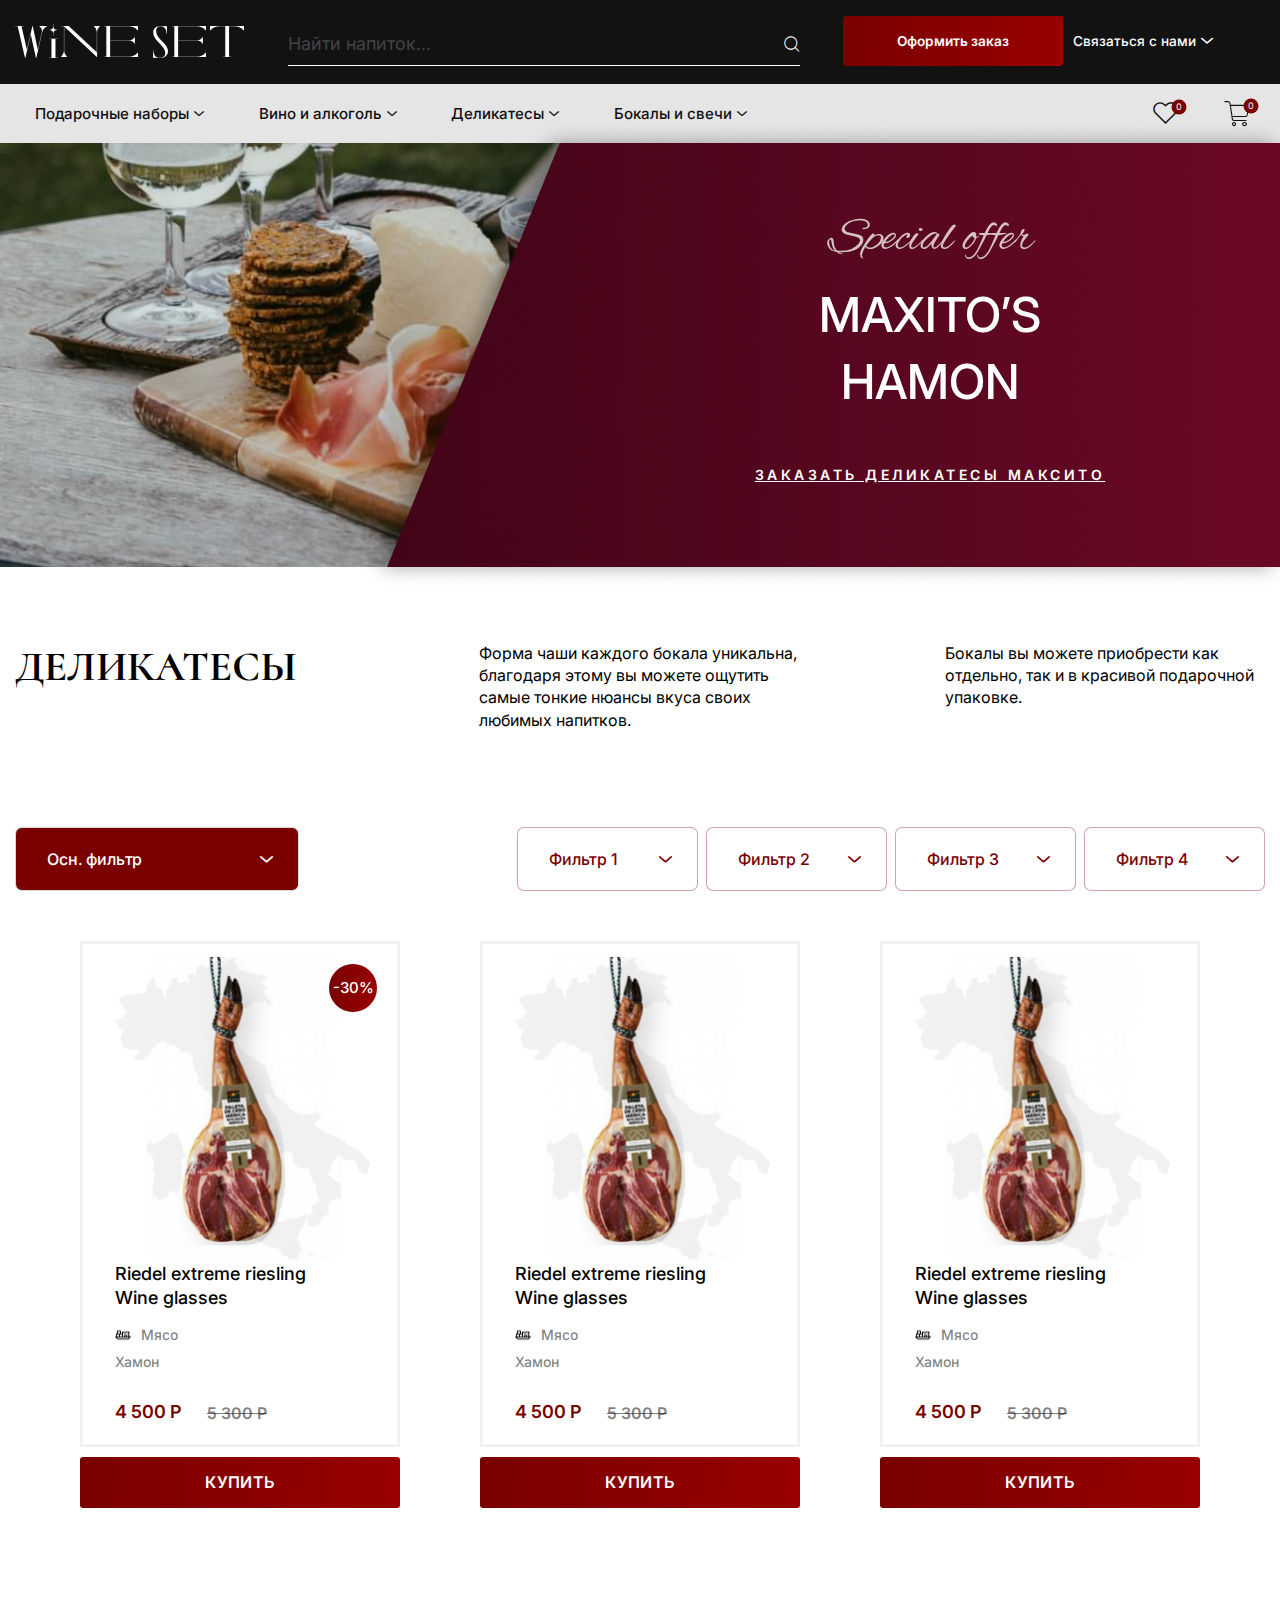
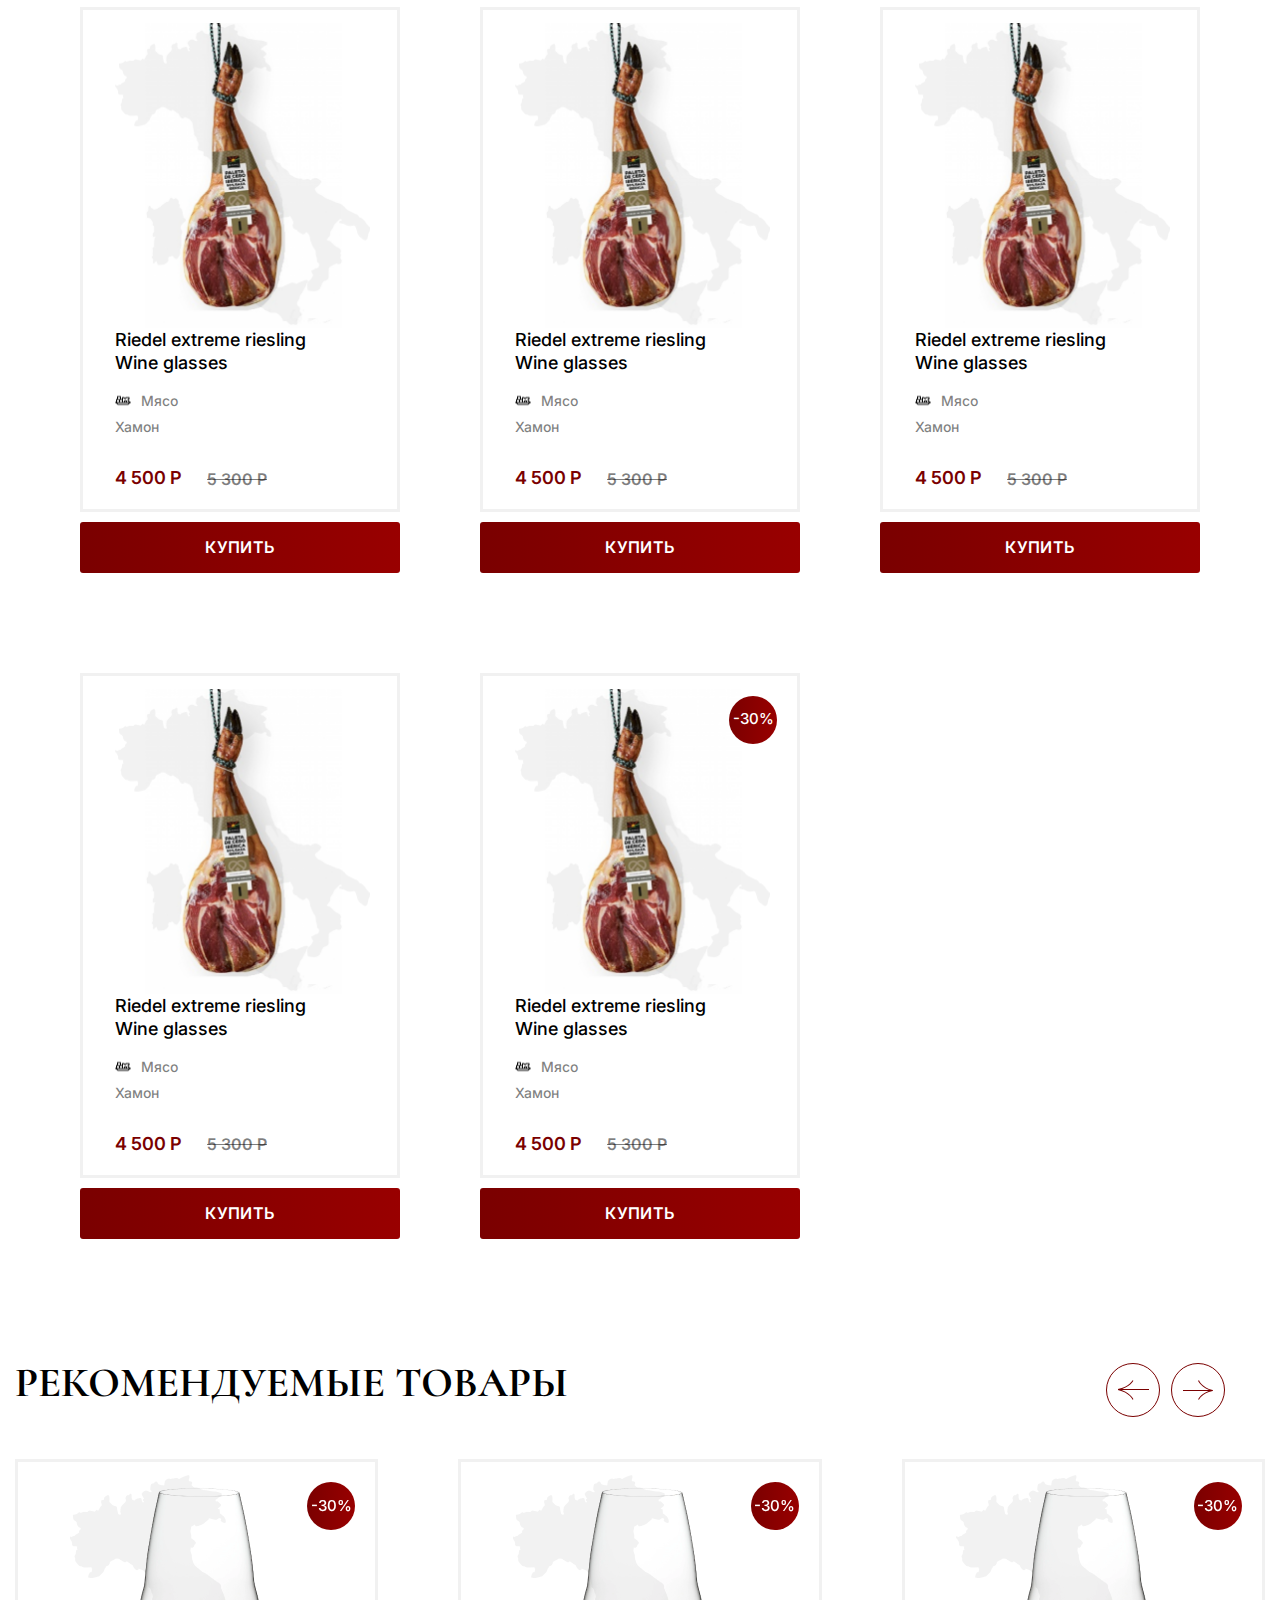
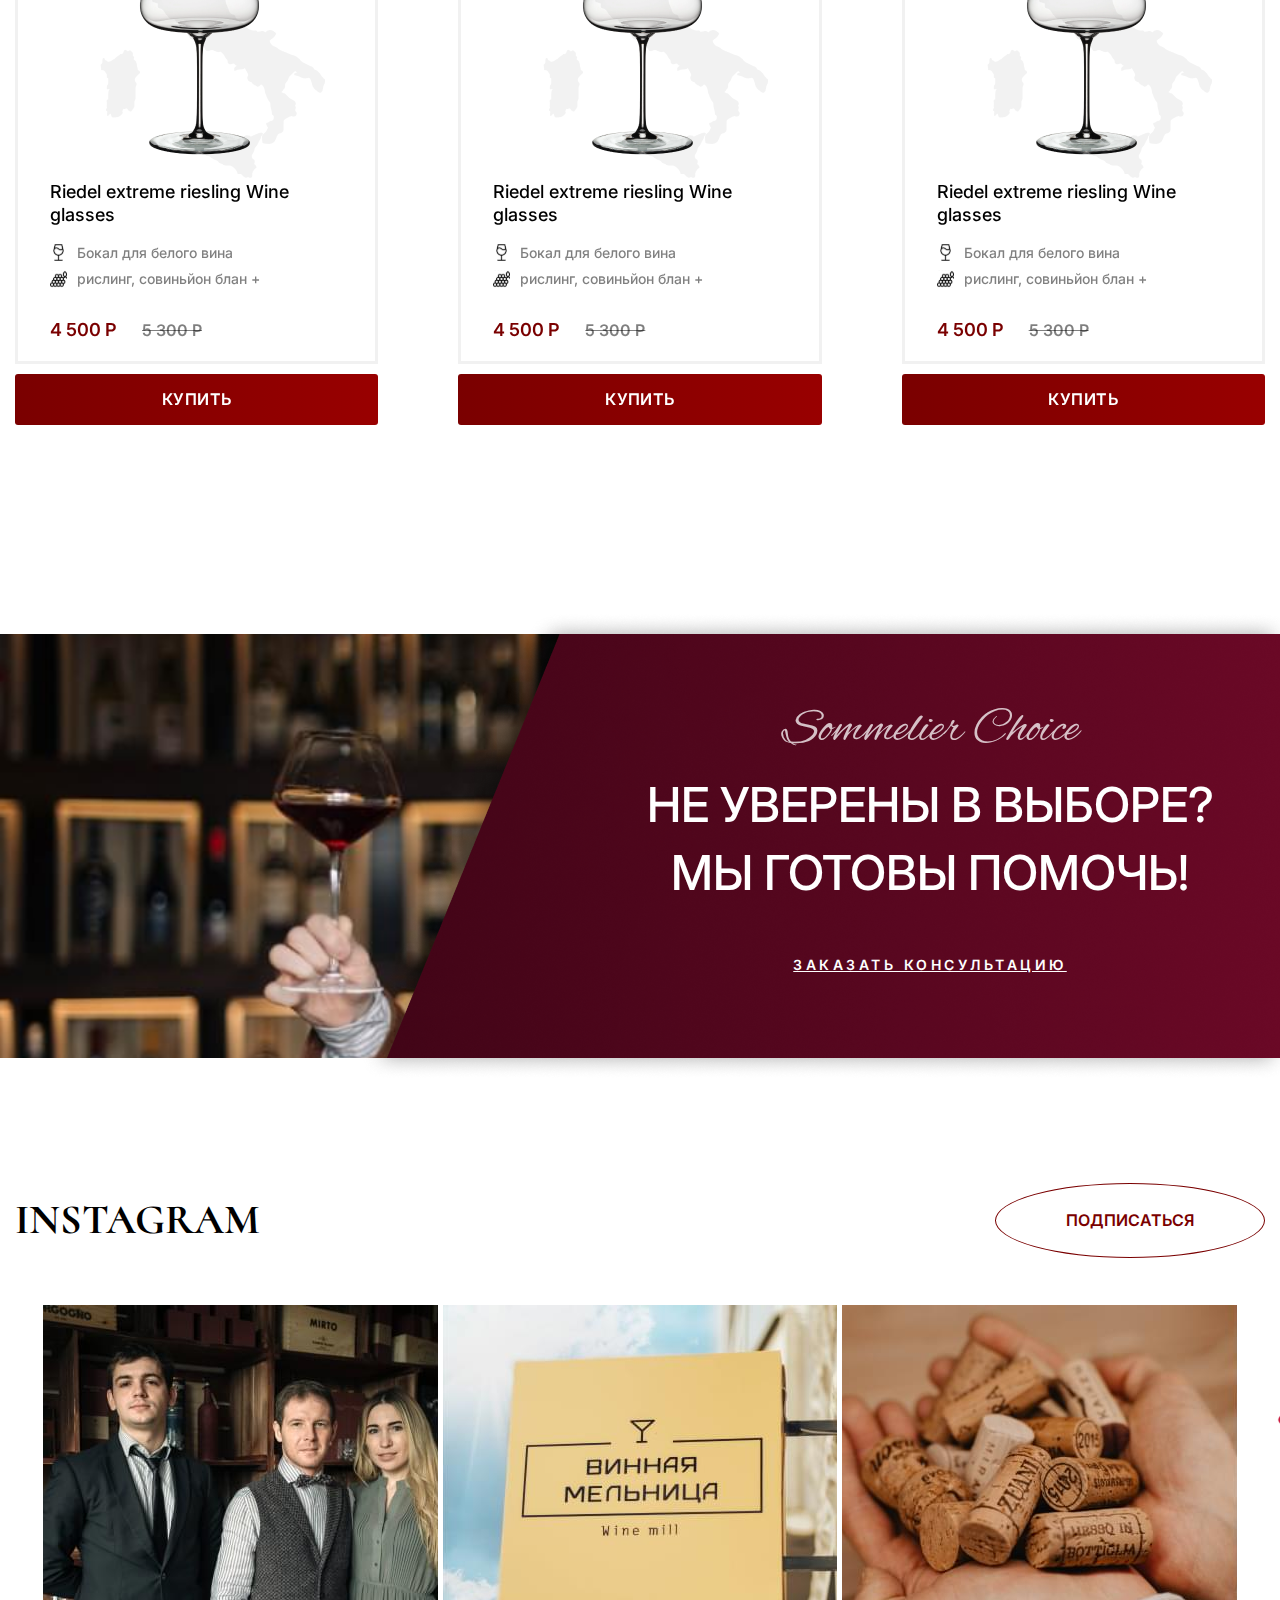
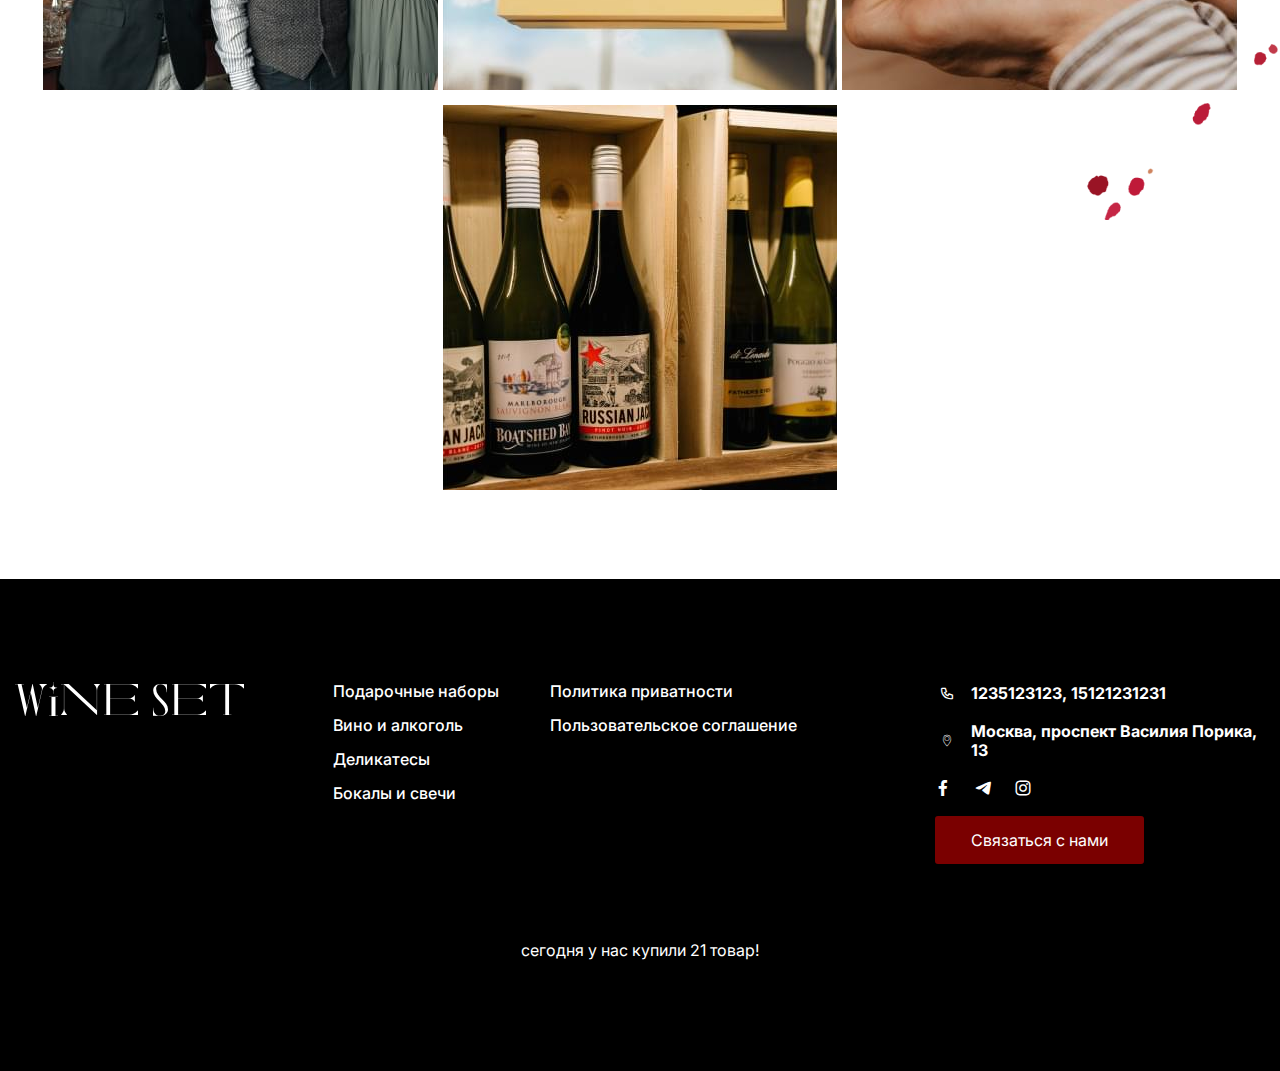
<file: delicacies.html>
<!DOCTYPE html>
<html lang="ru">

<head>
	<title>Деликатесы</title>
	<meta charset="UTF-8">
	<meta name="format-detection" content="telephone=no">
	<!-- <style>body{opacity: 0;}</style> -->
	<link rel="stylesheet" href="css/style.min.css?_v=20220124234013">
	<link rel="shortcut icon" href="favicon.ico">
	<!-- <meta name="robots" content="noindex, nofollow"> -->
	<meta name="viewport" content="width=device-width, initial-scale=1.0">
</head>

<body>
	<div class="wrapper">
		<header class="header">
			<div class="header__background">
				<div class="header__burger-menu burger-menu">
					<div class="burger-menu__close"><span></span></div>
					<div class="burger-menu__logo"><img src="img/logo/logo.svg" alt="logo"></div>
					<ul class="burger-menu__list">
						<li class="burger-menu__item"><a class="underline-one" href="">Подарочные наборы</a></li>
						<li class="burger-menu__item"><a class="underline-one" href="">Вино и алкоголь</a></li>
						<li class="burger-menu__item"><a class="underline-one" href="">Деликатесы</a></li>
						<li class="burger-menu__item"><a class="underline-one" href="">Бокалы и свечи</a></li>
					</ul>
				</div>
				<button type="button" class="menu__icon icon-menu"><span></span></button>
				<div class="header__container header-container">
					<div class="header__top top-header">
						<div class="top-header__logo">
							<img src="img/logo/logo.svg" alt="logo">
						</div>
						<div data-da=".bottom-header__menu, 767.98, 0" class="top-header__search">
							<form class="search-header" action="#">
								<input autocomplete="off" type="text" name="form[]" data-error="Ошибка" placeholder="Найти напиток..." class="search-header__input">
								<button type="button" class="search-header__button _icon-search"></button>
							</form>
						</div>
						<div class="top-header__purchase">
							<div class="top-header__link"><a href="#">Оформить заказ</a></div>
							<div data-spollers class="top-header__spollers">
								<div class="top-header__spollers-item">
									<button type="button" data-spoller class="top-header__spollers-title _icon-arrowspoller">Связаться с нами</button>
									<div class="top-header__spollers-body">
										<div class="spollers-body__contacts">
											<div class="spollers-body__header">Контакты<span class="closespoller"></span></div>
											<div class="spollers-body__descr descr-spollers-body">
												<div class="descr-spollers-body__address">
													<address><span>Адрес:</span> г. Москва, ул. Нарвская, 1а, к.2</address>
												</div>
												<div class="descr-spollers-body__phone">
													<span>Телефон:</span> <a href="tel:+79197860276">+79197860276</a>, <a href="tel:+79689481268">+79689481268</a>
												</div>
												<div class="descr-spollers-body__email"><span>Email:</span> zakaz@wineset.ru
												</div>
												<div class="descr-spollers-body__map">
													<iframe src="https://www.google.com/maps/embed?pb=!1m18!1m12!1m3!1d3131.220989320983!2d-122.2913689850191!3d38.297547379667584!2m3!1f0!2f0!3f0!3m2!1i1024!2i768!4f13.1!3m3!1m2!1s0x8085065d4143335b%3A0x55150ef653628600!2zMTQyMiAxc3QgU3QsIE5hcGEsIENBIDk0NTU5LCDQodCo0JA!5e0!3m2!1sru!2sru!4v1640615804601!5m2!1sru!2sru" width="453" height="177" style="border:0;" allowfullscreen="" loading="lazy"></iframe>
												</div>
												<div class="descr-spollers-body__social">
													<a href="#" class="descr-spollers-body__social-link _icon-instagram"></a>
													<a href="#" class="descr-spollers-body__social-link _icon-TG"></a>
													<a href="#" class="descr-spollers-body__social-link _icon-facebook"></a>
												</div>
												<div class="descr-spollers-body__button">
													<button type="submit" class="button">Узнать больше</button>
												</div>
											</div>
										</div>
									</div>
								</div>
							</div>
						</div>
					</div>
				</div>
			</div>
			<div class="header__bottom bottom-header">
				<div class="bottom-header__container">
					<div class="bottom-header__menu menu-bottom">
						<nav class="menu-bottom__body">
							<div data-spollers data-one-spoller class="menu-bottom__spollers">
								<div class="menu-bottom__spollers-item">
									<button type="button" data-spoller data-one-spoller class="menu-bottom__spollers-title _icon-arrowspoller">Подарочные
										наборы</button>
									<div class="menu-bottom__spollers-body">
										<div class="menu-bottom__spollers-body-block">
											<div class="menu-bottom__spollers-body-item">
												<a href="menu-bottom__spollers-body-link">Вино</a>
											</div>
											<div class="menu-bottom__spollers-body-item">
												<a href="menu-bottom__spollers-body-link">Игристое</a>
											</div>
											<div class="menu-bottom__spollers-body-item">
												<a href="menu-bottom__spollers-body-link">Шампанское</a>
											</div>
											<div class="menu-bottom__spollers-body-item">
												<a href="menu-bottom__spollers-body-link">Вино и алкоголь</a>
											</div>
											<div class="menu-bottom__spollers-body-item">
												<a href="menu-bottom__spollers-body-link">Виски</a>
											</div>
											<div class="menu-bottom__spollers-body-item">
												<a href="menu-bottom__spollers-body-link">Водка</a>
											</div>
											<div class="menu-bottom__spollers-body-item">
												<a href="menu-bottom__spollers-body-link">Кальвадос</a>
											</div>
											<div class="menu-bottom__spollers-body-item">
												<a href="menu-bottom__spollers-body-link">Другие напитки</a>
											</div>
										</div>
									</div>
								</div>
								<div class="menu-bottom__spollers-item">
									<button type="button" data-spoller data-one-spoller class="menu-bottom__spollers-title _icon-arrowspoller">Вино и алкоголь</button>
									<div class="menu-bottom__spollers-body">
										<div class="menu-bottom__spollers-body-block">
											<div class="menu-bottom__spollers-body-item">
												<a href="menu-bottom__spollers-body-link">Вино</a>
											</div>
											<div class="menu-bottom__spollers-body-item">
												<a href="menu-bottom__spollers-body-link">Игристое</a>
											</div>
											<div class="menu-bottom__spollers-body-item">
												<a href="menu-bottom__spollers-body-link">Шампанское</a>
											</div>
											<div class="menu-bottom__spollers-body-item">
												<a href="menu-bottom__spollers-body-link">Вино и алкоголь</a>
											</div>
											<div class="menu-bottom__spollers-body-item">
												<a href="menu-bottom__spollers-body-link">Виски</a>
											</div>
											<div class="menu-bottom__spollers-body-item">
												<a href="menu-bottom__spollers-body-link">Водка</a>
											</div>
											<div class="menu-bottom__spollers-body-item">
												<a href="menu-bottom__spollers-body-link">Кальвадос</a>
											</div>
											<div class="menu-bottom__spollers-body-item">
												<a href="menu-bottom__spollers-body-link">Другие напитки</a>
											</div>
										</div>
									</div>
								</div>
								<div class="menu-bottom__spollers-item">
									<button type="button" data-spoller data-one-spoller class="menu-bottom__spollers-title _icon-arrowspoller">Деликатесы</button>
									<div class="menu-bottom__spollers-body">
										<div class="menu-bottom__spollers-body-block">
											<div class="menu-bottom__spollers-body-item">
												<a href="menu-bottom__spollers-body-link">Вино</a>
											</div>
											<div class="menu-bottom__spollers-body-item">
												<a href="menu-bottom__spollers-body-link">Игристое</a>
											</div>
											<div class="menu-bottom__spollers-body-item">
												<a href="menu-bottom__spollers-body-link">Шампанское</a>
											</div>
											<div class="menu-bottom__spollers-body-item">
												<a href="menu-bottom__spollers-body-link">Вино и алкоголь</a>
											</div>
											<div class="menu-bottom__spollers-body-item">
												<a href="menu-bottom__spollers-body-link">Виски</a>
											</div>
											<div class="menu-bottom__spollers-body-item">
												<a href="menu-bottom__spollers-body-link">Водка</a>
											</div>
											<div class="menu-bottom__spollers-body-item">
												<a href="menu-bottom__spollers-body-link">Кальвадос</a>
											</div>
											<div class="menu-bottom__spollers-body-item">
												<a href="menu-bottom__spollers-body-link">Другие напитки</a>
											</div>
										</div>
									</div>
								</div>
								<div class="menu-bottom__spollers-item">
									<button type="button" data-spoller data-one-spoller class="menu-bottom__spollers-title _icon-arrowspoller">Бокалы и свечи</button>
									<div class="menu-bottom__spollers-body">
										<div class="menu-bottom__spollers-body-block">
											<div class="menu-bottom__spollers-body-item">
												<a href="menu-bottom__spollers-body-link">Вино</a>
											</div>
											<div class="menu-bottom__spollers-body-item">
												<a href="menu-bottom__spollers-body-link">Игристое</a>
											</div>
											<div class="menu-bottom__spollers-body-item">
												<a href="menu-bottom__spollers-body-link">Шампанское</a>
											</div>
											<div class="menu-bottom__spollers-body-item">
												<a href="menu-bottom__spollers-body-link">Вино и алкоголь</a>
											</div>
											<div class="menu-bottom__spollers-body-item">
												<a href="menu-bottom__spollers-body-link">Виски</a>
											</div>
											<div class="menu-bottom__spollers-body-item">
												<a href="menu-bottom__spollers-body-link">Водка</a>
											</div>
											<div class="menu-bottom__spollers-body-item">
												<a href="menu-bottom__spollers-body-link">Кальвадос</a>
											</div>
											<div class="menu-bottom__spollers-body-item">
												<a href="menu-bottom__spollers-body-link">Другие напитки</a>
											</div>
										</div>
									</div>
								</div>
							</div>
						</nav>
						<div data-spollers data-one-spoller class="menu-bottom__cart cart-menu-bottom">
							<div class="mini-heart">
								<button data-spoller class="cart-menu-bottom__heart _icon-heart"><span>0</span></button>
								<div class="mini-heart__wrapper">
									<div class="mini-cart__title">Ваш список желаний<span class="closespoller"></span></div>
									<div class="mini-cart__body body-mini_cart">
										<div data-simplebar class="forScrollHeart">
											<div class="body-mini_heart__wrapper"></div>
										</div>
										<button type="submit" class="total-mini_cart__btn">Оформить заказ</button>
									</div>
								</div>
							</div>
							<div class="mini-cart">
								<button type="button" data-spoller class="cart-menu-bottom__cart _icon-cart"><span>0</span></button>
								<div class="mini-cart__wrapper">
									<div class="mini-cart__title">Ваша корзина<span class="closespoller"></span></div>
									<div class="mini-cart__body body-mini_cart">
										<div data-simplebar class="forscroll">
											<div class="body-mini_cart__wrapper"></div>
										</div>
										<div class="body-mini_cart__footer footer-mini_cart">
											<div class="footer-mini_cart__total total-mini_cart">
												<div class="total-mini_cart__text">Итого</div>
												<div class="total-mini_cart__price">0 р</div>
											</div>
											<div class="total-mini_cart__delivery">Важная и не очень информация по поводу
												доставки</div>
											<button type="submit" class="total-mini_cart__btn">Оформить заказ</button>
										</div>
									</div>
								</div>
							</div>
						</div>
					</div>
				</div>
			</div>
		</header>

		<!-- <div data-spollers class="spollers">
    <div class="spollers__item">
        <button type="button" data-spoller class="spollers__title">Заголовок спойлера</button>
        <div class="spollers__body">Контент спойлера</div>
    </div>
</div> -->
		<main class="page-home delicacies-page">
			<div class="home__slide slide-home">
				<img class="slide-home__before" src="img/home/slider4-left.jpg" alt="picture">
				<img class="slide-home__after" src="img/home/slider1-right.png" alt="picture">
				<div class="slide-home__descr descr-home-slide">
					<div class="descr-home-slide__text1">Special offer</div>
					<div class="descr-home-slide__text2">MAXITO’S <br> HAMON</div>
					<div class="descr-home-slide__text3"><a href="#">ЗАКАЗАТЬ ДЕЛИКАТЕСЫ МАКСИТО</a></div>
				</div>
			</div>
			<section class="delicacies">
				<div class="delicacies__container">
					<div class="delicacies__title section-title">
						<div class="section-title__wrapper">
							<h2 class="section-title__title title">ДЕЛИКАТЕСЫ</h2>
						</div>
						<div class="section-title__text1">Форма чаши каждого бокала уникальна, благодаря этому вы можете
							ощутить самые тонкие нюансы вкуса своих любимых напитков.
						</div>
						<div class="section-title__text2">Бокалы вы можете приобрести как отдельно, так и в красивой
							подарочной упаковке.
						</div>
					</div>
				</div>
			</section>
			<div class="products">
				<div class="products__container">
					<div class="products__filters filters-products">
						<div class="select filters-products__mainf">
							<select name="form[]" class="main">
								<option value="" selected>Осн. фильтр</option>
								<option value="1">Бокалы</option>
								<option value="2">Вино</option>
								<option value="3">Деликатесы</option>
								<option value="4">Подарки</option>
							</select>
						</div>
						<div class="filters-products__subf">
							<select name="form[]" class="sub">
								<option value="">Фильтр 1</option>
								<option value="1">Пункт №1</option>
								<option value="2">Пункт №2</option>
								<option value="3">Пункт №3</option>
								<option value="4">Пункт №4</option>
							</select>
							<select name="form[]" class="sub">
								<option value="">Фильтр 2</option>
								<option value="1">Пункт №1</option>
								<option value="2">Пункт №2</option>
								<option value="3">Пункт №3</option>
								<option value="4">Пункт №4</option>
							</select>
							<select name="form[]" class="sub">
								<option value="">Фильтр 3</option>
								<option value="1">Пункт №1</option>
								<option value="2">Пункт №2</option>
								<option value="3">Пункт №3</option>
								<option value="4">Пункт №4</option>
							</select>
							<select name="form[]" class="sub">
								<option value="">Фильтр 4</option>
								<option value="1">Пункт №1</option>
								<option value="2">Пункт №2</option>
								<option value="3">Пункт №3</option>
								<option value="4">Пункт №4</option>
							</select>
						</div>
					</div>
					<div class="products__items">
						<div class="product-item__wrapper">
							<div class="slide-recommended__wrapper product-item">
								<div class="slide-recommended__img product-img"><img src="img/delicacies/delicacies.png" alt="picture">
								</div>
								<div class="slide-recommended__discount product-discount"><span>-30%</span></div>
								<div class="slide-recommended__title product-title">Riedel extreme riesling<br> Wine
									glasses</div>
								<div class="slide-recommended__descr1 product-descr1">
									<img src="img/iconsfont/delicacies.svg" alt="picture">
									<p>Мясо</p>
								</div>
								<div class="slide-recommended__descr2 product-descr1">
									<p>Хамон</p>
								</div>
								<div class="slide-recommended__price price-recommended">
									<div class="price-recommended__new">4 500 р</div>
									<div class="price-recommended__old">5 300 р</div>
								</div>
							</div>
							<button data-cart-filter type="" class="slide-recommended__button">КУПИТЬ</button>
						</div>
						<div class="product-item__wrapper">
							<div class="slide-recommended__wrapper product-item">
								<div class="slide-recommended__img product-img"><img src="img/delicacies/delicacies.png" alt="picture">
								</div>
								<div class="slide-recommended__title product-title">Riedel extreme riesling<br> Wine
									glasses</div>
								<div class="slide-recommended__descr1 product-descr1">
									<img src="img/iconsfont/delicacies.svg" alt="picture">
									<p>Мясо</p>
								</div>
								<div class="slide-recommended__descr2 product-descr1">
									<p>Хамон</p>
								</div>
								<div class="slide-recommended__price price-recommended">
									<div class="price-recommended__new">4 500 р</div>
									<div class="price-recommended__old">5 300 р</div>
								</div>
							</div>
							<button data-cart-filter type="" class="slide-recommended__button">КУПИТЬ</button>
						</div>
						<div class="product-item__wrapper">
							<div class="slide-recommended__wrapper product-item">
								<div class="slide-recommended__img product-img"><img src="img/delicacies/delicacies.png" alt="picture">
								</div>
								<div class="slide-recommended__title product-title">Riedel extreme riesling<br> Wine
									glasses</div>
								<div class="slide-recommended__descr1 product-descr1">
									<img src="img/iconsfont/delicacies.svg" alt="picture">
									<p>Мясо</p>
								</div>
								<div class="slide-recommended__descr2 product-descr1">
									<p>Хамон</p>
								</div>
								<div class="slide-recommended__price price-recommended">
									<div class="price-recommended__new">4 500 р</div>
									<div class="price-recommended__old">5 300 р</div>
								</div>
							</div>
							<button data-cart-filter type="" class="slide-recommended__button">КУПИТЬ</button>
						</div>
						<div class="product-item__wrapper">
							<div class="slide-recommended__wrapper product-item">
								<div class="slide-recommended__img product-img"><img src="img/delicacies/delicacies.png" alt="picture">
								</div>
								<div class="slide-recommended__title product-title">Riedel extreme riesling<br> Wine
									glasses</div>
								<div class="slide-recommended__descr1 product-descr1">
									<img src="img/iconsfont/delicacies.svg" alt="picture">
									<p>Мясо</p>
								</div>
								<div class="slide-recommended__descr2 product-descr1">
									<p>Хамон</p>
								</div>
								<div class="slide-recommended__price price-recommended">
									<div class="price-recommended__new">4 500 р</div>
									<div class="price-recommended__old">5 300 р</div>
								</div>
							</div>
							<button data-cart-filter type="" class="slide-recommended__button">КУПИТЬ</button>
						</div>
						<div class="product-item__wrapper">
							<div class="slide-recommended__wrapper product-item">
								<div class="slide-recommended__img product-img"><img src="img/delicacies/delicacies.png" alt="picture">
								</div>
								<div class="slide-recommended__title product-title">Riedel extreme riesling<br> Wine
									glasses</div>
								<div class="slide-recommended__descr1 product-descr1">
									<img src="img/iconsfont/delicacies.svg" alt="picture">
									<p>Мясо</p>
								</div>
								<div class="slide-recommended__descr2 product-descr1">
									<p>Хамон</p>
								</div>
								<div class="slide-recommended__price price-recommended">
									<div class="price-recommended__new">4 500 р</div>
									<div class="price-recommended__old">5 300 р</div>
								</div>
							</div>
							<button data-cart-filter type="" class="slide-recommended__button">КУПИТЬ</button>
						</div>
						<div class="product-item__wrapper">
							<div class="slide-recommended__wrapper product-item">
								<div class="slide-recommended__img product-img"><img src="img/delicacies/delicacies.png" alt="picture">
								</div>
								<div class="slide-recommended__title product-title">Riedel extreme riesling<br> Wine
									glasses</div>
								<div class="slide-recommended__descr1 product-descr1">
									<img src="img/iconsfont/delicacies.svg" alt="picture">
									<p>Мясо</p>
								</div>
								<div class="slide-recommended__descr2 product-descr1">
									<p>Хамон</p>
								</div>
								<div class="slide-recommended__price price-recommended">
									<div class="price-recommended__new">4 500 р</div>
									<div class="price-recommended__old">5 300 р</div>
								</div>
							</div>
							<button data-cart-filter type="" class="slide-recommended__button">КУПИТЬ</button>
						</div>
						<div class="product-item__wrapper">
							<div class="slide-recommended__wrapper product-item">
								<div class="slide-recommended__img product-img"><img src="img/delicacies/delicacies.png" alt="picture">
								</div>
								<div class="slide-recommended__title product-title">Riedel extreme riesling<br> Wine
									glasses</div>
								<div class="slide-recommended__descr1 product-descr1">
									<img src="img/iconsfont/delicacies.svg" alt="picture">
									<p>Мясо</p>
								</div>
								<div class="slide-recommended__descr2 product-descr1">
									<p>Хамон</p>
								</div>
								<div class="slide-recommended__price price-recommended">
									<div class="price-recommended__new">4 500 р</div>
									<div class="price-recommended__old">5 300 р</div>
								</div>
							</div>
							<button data-cart-filter type="" class="slide-recommended__button">КУПИТЬ</button>
						</div>
						<div class="product-item__wrapper">
							<div class="slide-recommended__wrapper product-item">
								<div class="slide-recommended__img product-img"><img src="img/delicacies/delicacies.png" alt="picture">
								</div>
								<div class="slide-recommended__discount product-discount"><span>-30%</span></div>
								<div class="slide-recommended__title product-title">Riedel extreme riesling<br> Wine
									glasses</div>
								<div class="slide-recommended__descr1 product-descr1">
									<img src="img/iconsfont/delicacies.svg" alt="picture">
									<p>Мясо</p>
								</div>
								<div class="slide-recommended__descr2 product-descr1">
									<p>Хамон</p>
								</div>
								<div class="slide-recommended__price price-recommended">
									<div class="price-recommended__new">4 500 р</div>
									<div class="price-recommended__old">5 300 р</div>
								</div>
							</div>
							<button data-cart-filter type="" class="slide-recommended__button">КУПИТЬ</button>
						</div>
					</div>
				</div>
			</div>
			<section class="recommended">
				<div class="recommended__container">
					<div class="recommended__title title">Рекомендуемые товары</div>
					<div class="recommended__slider-left"><img src="img/iconsfont/leftredarrow.svg" alt="picture"></div>
					<div class="recommended__slider-right"><img src="img/iconsfont/rightredarrow.svg" alt="picture"></div>
					<div class="recommended__slider">
						<div class="recommended__swiper">
							<div class="recommended__slide slide-recommended">
								<div class="slide-recommended__wrapper">
									<div class="slide-recommended__img "><img src="img/recommended/glass.png" alt="picture"></div>
									<div class="slide-recommended__discount"><span>-30%</span></div>
									<div class="slide-recommended__title">Riedel extreme riesling Wine glasses</div>
									<div class="slide-recommended__descr1">
										<img src="img/iconsfont/glass.svg" alt="picture">
										<p>Бокал для белого вина</p>
									</div>
									<div class="slide-recommended__descr2">
										<img src="img/iconsfont/sots.svg" alt="picture">
										<p>рислинг, совиньйон блан +</p>
									</div>
									<div class="slide-recommended__price price-recommended">
										<div class="price-recommended__new">4 500 р</div>
										<div class="price-recommended__old">5 300 р</div>
									</div>
								</div>
								<button data-cart-recom type="" class="slide-recommended__button">КУПИТЬ</button>
							</div>
							<div class="recommended__slide slide-recommended">
								<div class="slide-recommended__wrapper">
									<div class="slide-recommended__img "><img src="img/recommended/glass.png" alt="picture"></div>
									<div class="slide-recommended__discount"><span>-30%</span></div>
									<div class="slide-recommended__title">Riedel extreme riesling Wine glasses</div>
									<div class="slide-recommended__descr1">
										<img src="img/iconsfont/glass.svg" alt="picture">
										<p>Бокал для белого вина</p>
									</div>
									<div class="slide-recommended__descr2">
										<img src="img/iconsfont/sots.svg" alt="picture">
										<p>рислинг, совиньйон блан +</p>
									</div>
									<div class="slide-recommended__price price-recommended">
										<div class="price-recommended__new">4 500 р</div>
										<div class="price-recommended__old">5 300 р</div>
									</div>
								</div>
								<button data-cart-recom type="" class="slide-recommended__button">КУПИТЬ</button>
							</div>
							<div class="recommended__slide slide-recommended">
								<div class="slide-recommended__wrapper">
									<div class="slide-recommended__img "><img src="img/recommended/glass.png" alt="picture"></div>
									<div class="slide-recommended__discount"><span>-30%</span></div>
									<div class="slide-recommended__title">Riedel extreme riesling Wine glasses</div>
									<div class="slide-recommended__descr1">
										<img src="img/iconsfont/glass.svg" alt="picture">
										<p>Бокал для белого вина</p>
									</div>
									<div class="slide-recommended__descr2">
										<img src="img/iconsfont/sots.svg" alt="picture">
										<p>рислинг, совиньйон блан +</p>
									</div>
									<div class="slide-recommended__price price-recommended">
										<div class="price-recommended__new">4 500 р</div>
										<div class="price-recommended__old">5 300 р</div>
									</div>
								</div>
								<button data-cart-recom type="" class="slide-recommended__button">КУПИТЬ</button>
							</div>
							<div class="recommended__slide slide-recommended">
								<div class="slide-recommended__wrapper">
									<div class="slide-recommended__img "><img src="img/recommended/glass.png" alt="picture"></div>
									<div class="slide-recommended__discount"><span>-30%</span></div>
									<div class="slide-recommended__title">Riedel extreme riesling Wine glasses</div>
									<div class="slide-recommended__descr1">
										<img src="img/iconsfont/glass.svg" alt="picture">
										<p>Бокал для белого вина</p>
									</div>
									<div class="slide-recommended__descr2">
										<img src="img/iconsfont/sots.svg" alt="picture">
										<p>рислинг, совиньйон блан +</p>
									</div>
									<div class="slide-recommended__price price-recommended">
										<div class="price-recommended__new">4 500 р</div>
										<div class="price-recommended__old">5 300 р</div>
									</div>
								</div>
								<button data-cart-recom type="" class="slide-recommended__button">КУПИТЬ</button>
							</div>
							<div class="recommended__slide slide-recommended">
								<div class="slide-recommended__wrapper">
									<div class="slide-recommended__img "><img src="img/recommended/glass.png" alt="picture"></div>
									<div class="slide-recommended__discount"><span>-30%</span></div>
									<div class="slide-recommended__title">Riedel extreme riesling Wine glasses</div>
									<div class="slide-recommended__descr1">
										<img src="img/iconsfont/glass.svg" alt="picture">
										<p>Бокал для белого вина</p>
									</div>
									<div class="slide-recommended__descr2">
										<img src="img/iconsfont/sots.svg" alt="picture">
										<p>рислинг, совиньйон блан +</p>
									</div>
									<div class="slide-recommended__price price-recommended">
										<div class="price-recommended__new">4 500 р</div>
										<div class="price-recommended__old">5 300 р</div>
									</div>
								</div>
								<button data-cart-recom type="" class="slide-recommended__button">КУПИТЬ</button>
							</div>
							<div class="recommended__slide slide-recommended">
								<div class="slide-recommended__wrapper">
									<div class="slide-recommended__img "><img src="img/recommended/glass.png" alt="picture"></div>
									<div class="slide-recommended__discount"><span>-30%</span></div>
									<div class="slide-recommended__title">Riedel extreme riesling Wine glasses</div>
									<div class="slide-recommended__descr1">
										<img src="img/iconsfont/glass.svg" alt="picture">
										<p>Бокал для белого вина</p>
									</div>
									<div class="slide-recommended__descr2">
										<img src="img/iconsfont/sots.svg" alt="picture">
										<p>рислинг, совиньйон блан +</p>
									</div>
									<div class="slide-recommended__price price-recommended">
										<div class="price-recommended__new">4 500 р</div>
										<div class="price-recommended__old">5 300 р</div>
									</div>
								</div>
								<button data-cart-recom type="" class="slide-recommended__button">КУПИТЬ</button>
							</div>
						</div>
						<div class="recommended__slider-pagging"></div>
					</div>
				</div>
			</section>
			<section class="consultation">
				<div class="slide-home consultation-img">
					<img class="slide-home__before" src="img/consultation/1.jpg" alt="picture">
					<picture>
						<source media="(max-width: 799px)" srcset="img/home/redbg.jpg">
						<source media="(min-width: 800px)" srcset="img/home/slider1-right.png">
						<img class="slide-home__after" src="img/home/slider1-right.png" alt="picture">
                    </picture>
						<div class="slide-home__descr descr-home-slide">
							<div class="descr-home-slide__text1">Sommelier Choice</div>
							<h2 class="descr-home-slide__text2">НЕ УВЕРЕНЫ В ВЫБОРЕ? <br> МЫ ГОТОВЫ ПОМОЧЬ!</h2>
							<div class="descr-home-slide__text3"><a href="#">ЗАКАЗАТЬ КОНСУЛЬТАЦИЮ</a></div>
						</div>
				</div>
			</section>
			<section class="instagram">
				<div class="instagram__bg"><img src="img/instagram/bg.png" alt="picture"></div>
				<div class="instagram__container">
					<div class="instagram__header header-instagram">
						<h2 class="header-instagram__title title">instagram</h2>
						<div class="header-instagram__btn"><a href="#">подписаться</a></div>
					</div>
					<div class="instagram__pictures pictures-instagram">
						<div class="pictures-instagram__img"><img src="img/instagram/1.jpg" alt="picture"></div>
						<div class="pictures-instagram__img"><img src="img/instagram/2.jpg" alt="picture"></div>
						<div class="pictures-instagram__img"><img src="img/instagram/3.jpg" alt="picture"></div>
						<div class="pictures-instagram__img"><img src="img/instagram/4.jpg" alt="picture"></div>
					</div>
				</div>
			</section>
		</main>
	</div>
	<footer class="footer">
		<div class="footer__container">
			<div class="footer__wrapper">
				<div class="footer__logo"><img src="img/logo/logo.svg" alt="picture"></div>
				<div class="footer__menu menu-footer">
					<div class="menu-footer__item"><a href="#">Подарочные наборы</a></div>
					<div class="menu-footer__item"><a href="#">Вино и алкоголь</a></div>
					<div class="menu-footer__item"><a href="#">Деликатесы</a></div>
					<div class="menu-footer__item"><a href="#">Бокалы и свечи</a></div>
				</div>
				<div class="footer__confidential confidential-footer">
					<div class="confidential-footer__item"><a href="#">Политика приватности</a></div>
					<div class="confidential-footer__item"><a href="#">Пользовательское соглашение</a></div>
				</div>
				<div class="footer__contacts contacts-footer">
					<div class="contacts-footer__phone _icon-phone"><a href="tel:+71235123123">1235123123, 15121231231</a>
					</div>
					<address class="contacts-footer__address _icon-location">Москва, проспект Василия Порика, 13</address>
					<div class="contacts-footer__social social-footer">
						<div class="social-footer__facebook _icon-facebook"><a href="#"></a></div>
						<div class="social-footer__TG _icon-TG"><a href="#"></a></div>
						<div class="social-footer__instagram _icon-instagram"><a href="#"></a></div>
					</div>
					<div class="contacts-footer__btn"><a href="#">Связаться с нами</a></div>
				</div>
			</div>
			<div class="footer__buy">сегодня у нас купили <span>21</span> товар!</div>
		</div>
	</footer>
	<!-- <div id="popup" aria-hidden="true" class="popup">
    <div class="popup__wrapper">
        <div class="popup__content">
            <div class="popup__text text-popup">
                <div class="text-popup__title">Для доступа на сайт необходимо <br> подтвердить возраст</div>
                <div class="text-popup__about">Сайт содержит информацию, не рекомендованную для лиц,
                    не достигших совершеннолетнего возраста. Сведения,
                    размещенные на сайте носят исключительно
                    информационный характр и предназначены только для
                    личного использования.</div>
                <button data-close type="button" class="popup__close">мне исполнилось 18 лет</button>
            </div>
            <div class="popup__content-18"><img src="img/popup/18.svg" alt="svg"></div>
        </div>
    </div>
</div> -->
	<script src="js/app.min.js?_v=20220124234013"></script>
</body>

</html>
</file>
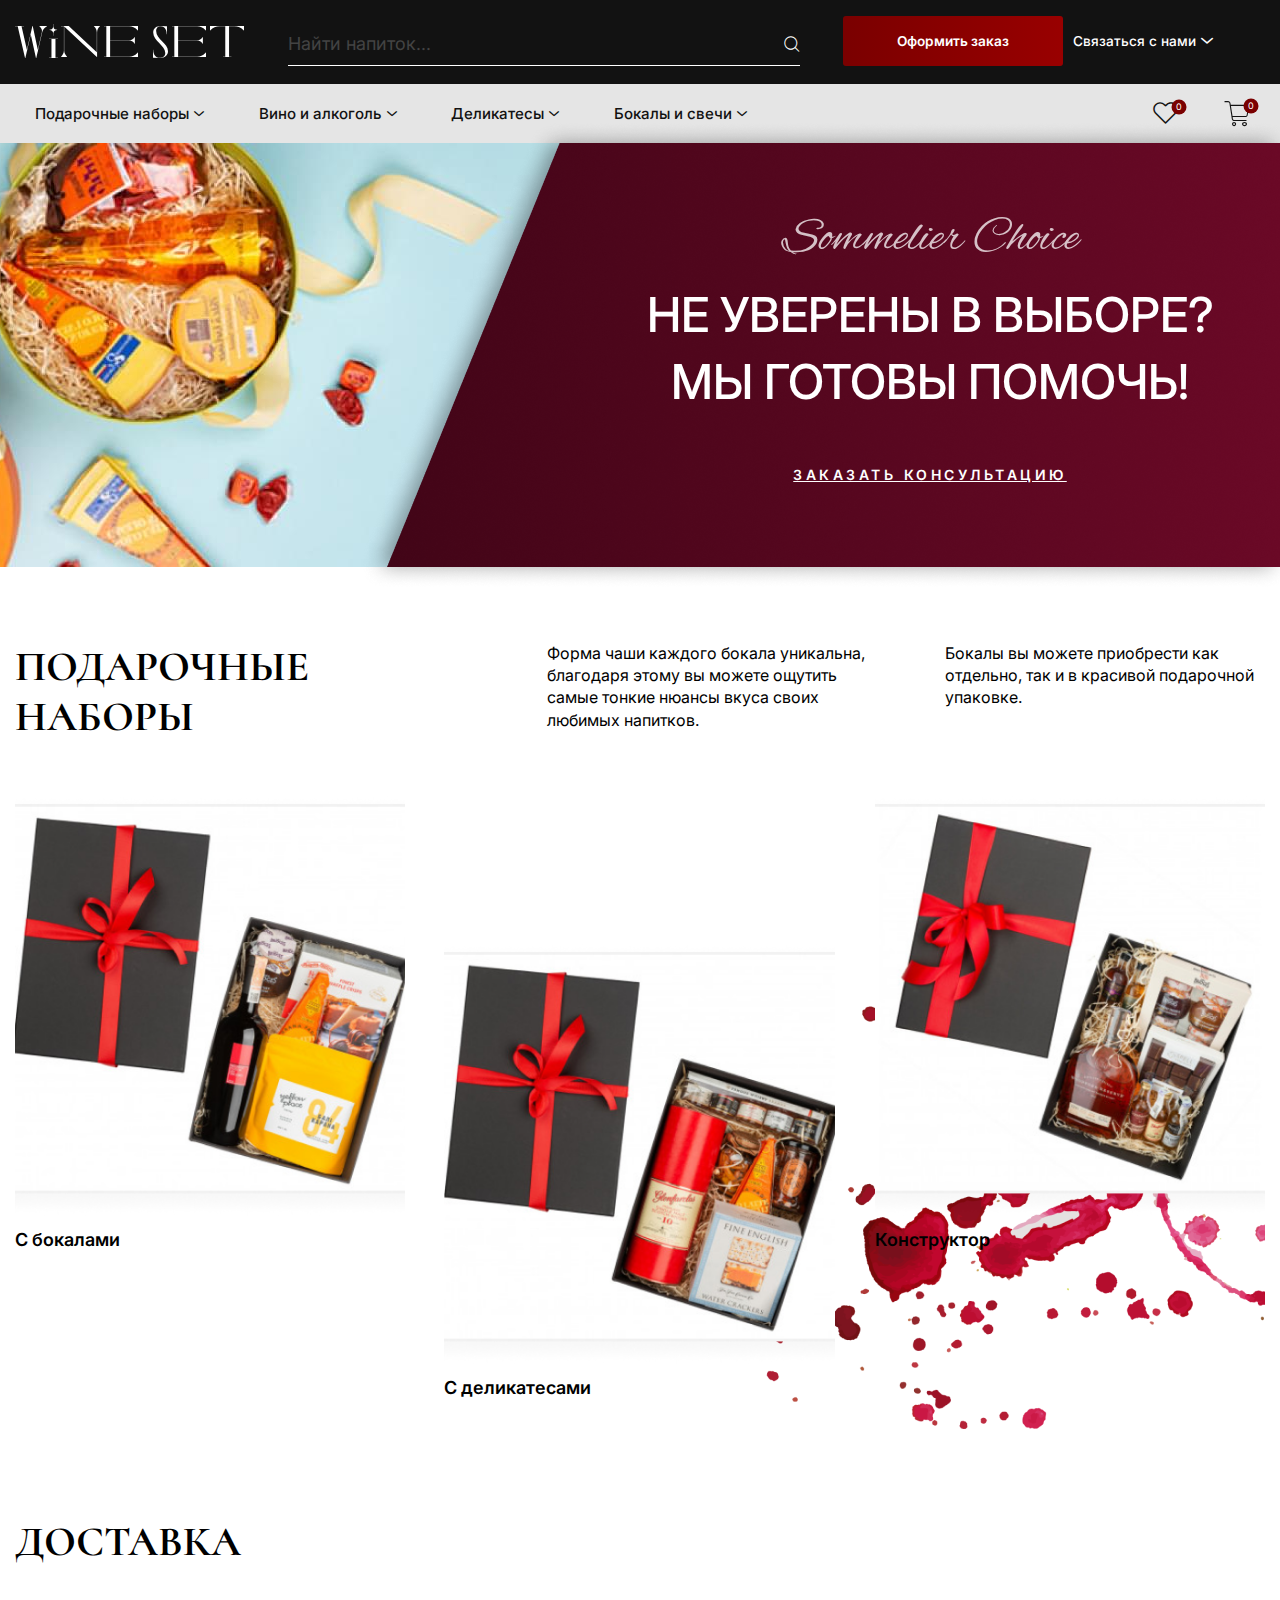
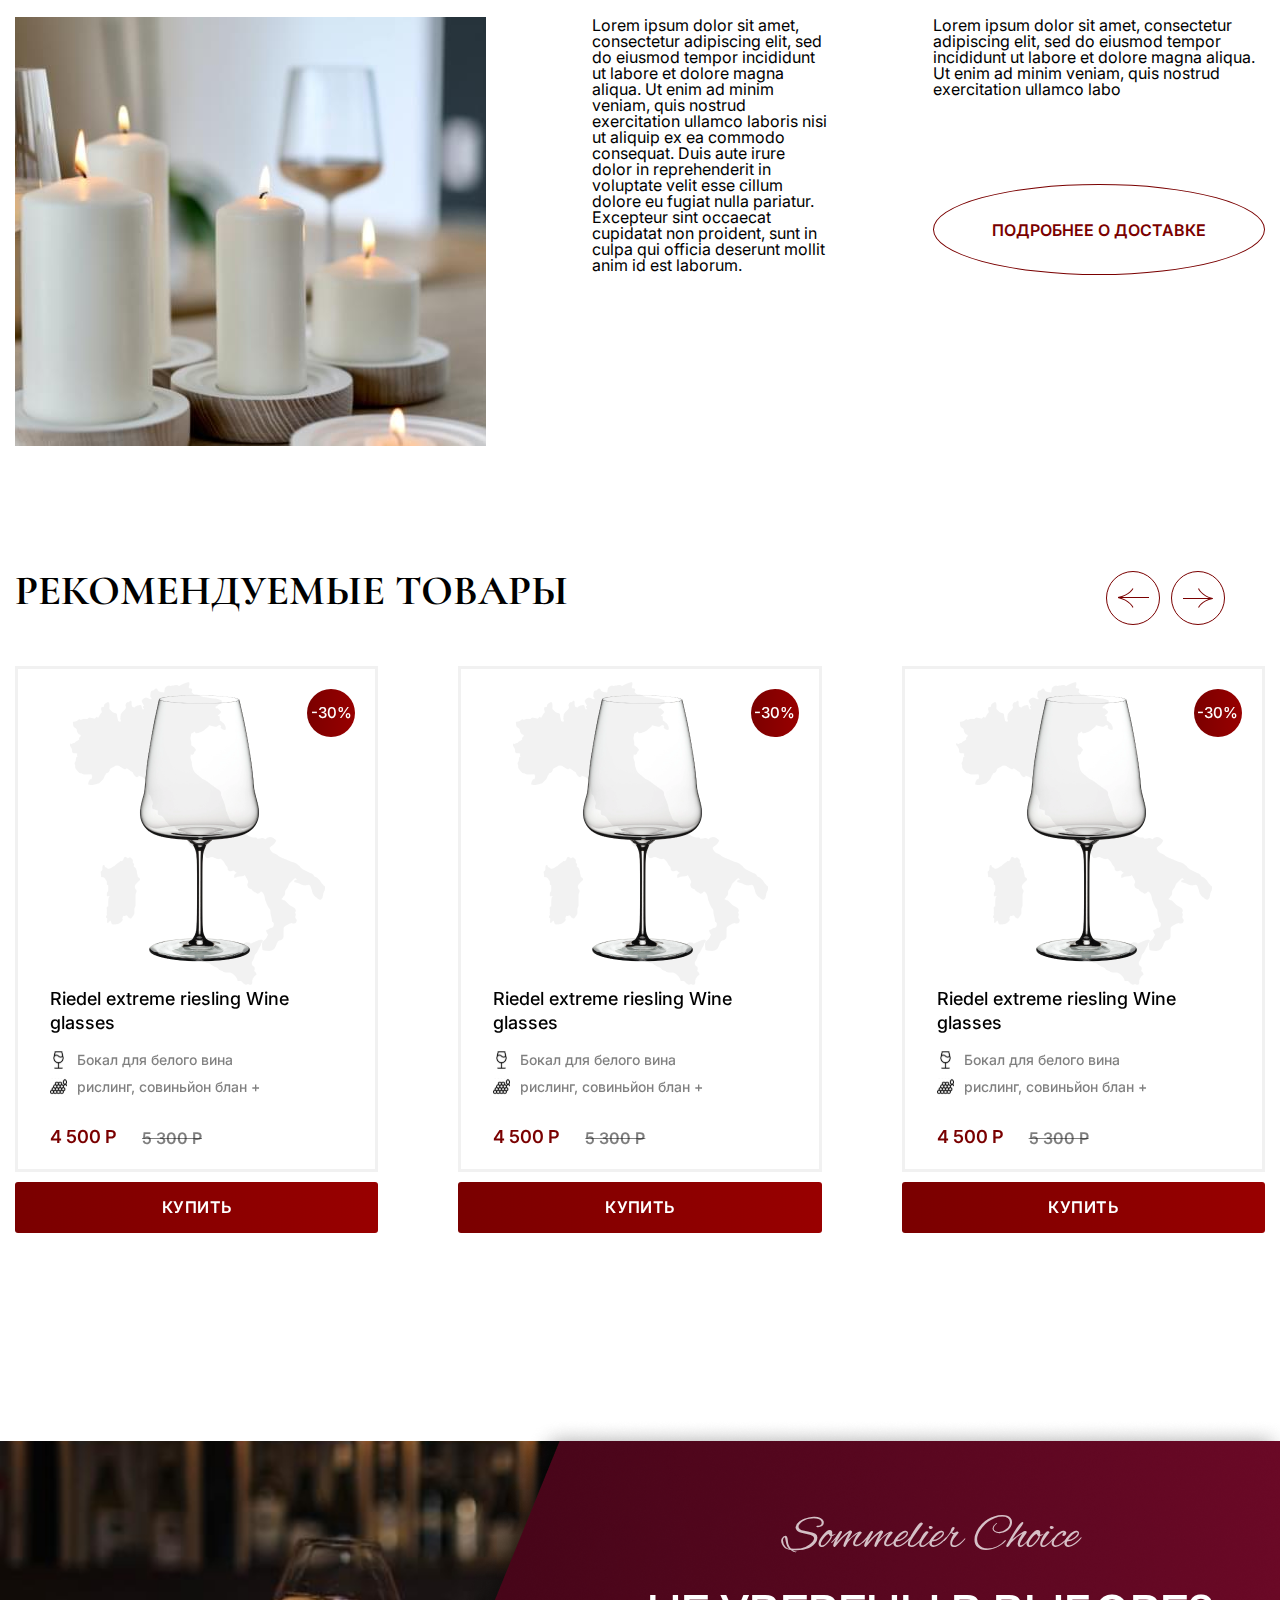
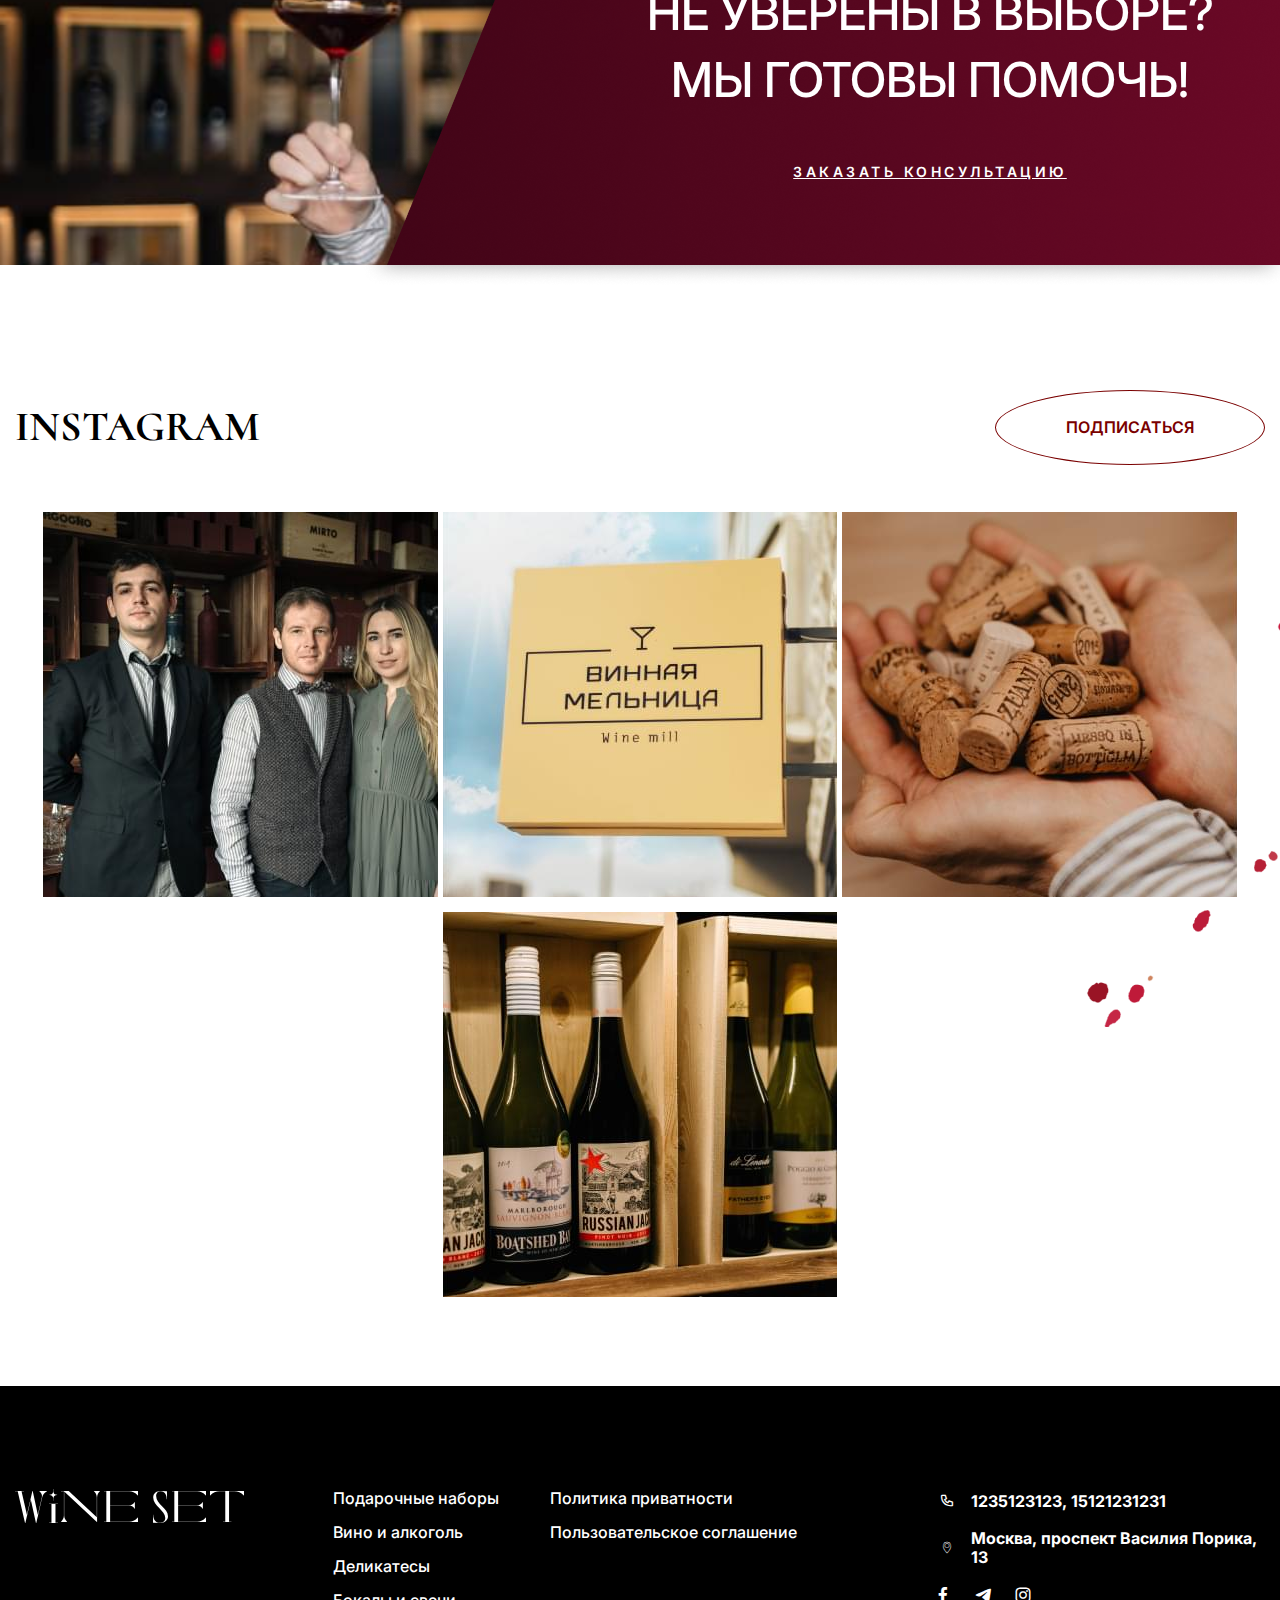
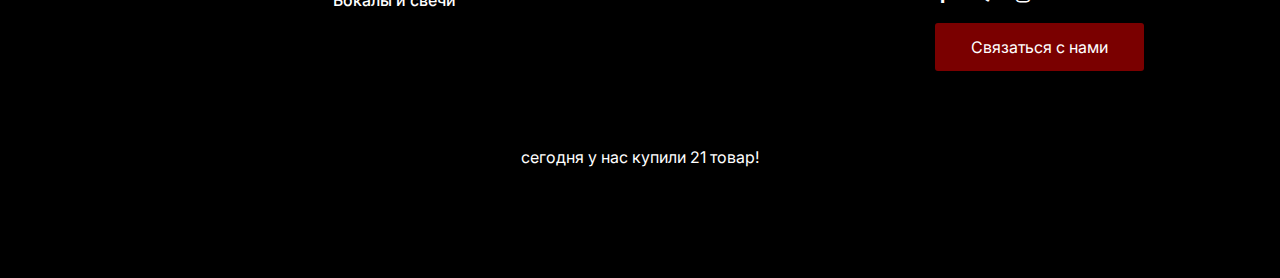
<file: gift_sets.html>
<!DOCTYPE html>
<html lang="ru">

<head>
	<title>Подарочные наборы</title>
	<meta charset="UTF-8">
	<meta name="format-detection" content="telephone=no">
	<!-- <style>body{opacity: 0;}</style> -->
	<link rel="stylesheet" href="css/style.min.css?_v=20220124234013">
	<link rel="shortcut icon" href="favicon.ico">
	<!-- <meta name="robots" content="noindex, nofollow"> -->
	<meta name="viewport" content="width=device-width, initial-scale=1.0">
</head>

<body>
	<div class="wrapper">
		<header class="header">
			<div class="header__background">
				<div class="header__burger-menu burger-menu">
					<div class="burger-menu__close"><span></span></div>
					<div class="burger-menu__logo"><img src="img/logo/logo.svg" alt="logo"></div>
					<ul class="burger-menu__list">
						<li class="burger-menu__item"><a class="underline-one" href="">Подарочные наборы</a></li>
						<li class="burger-menu__item"><a class="underline-one" href="">Вино и алкоголь</a></li>
						<li class="burger-menu__item"><a class="underline-one" href="">Деликатесы</a></li>
						<li class="burger-menu__item"><a class="underline-one" href="">Бокалы и свечи</a></li>
					</ul>
				</div>
				<button type="button" class="menu__icon icon-menu"><span></span></button>
				<div class="header__container header-container">
					<div class="header__top top-header">
						<div class="top-header__logo">
							<img src="img/logo/logo.svg" alt="logo">
						</div>
						<div data-da=".bottom-header__menu, 767.98, 0" class="top-header__search">
							<form class="search-header" action="#">
								<input autocomplete="off" type="text" name="form[]" data-error="Ошибка" placeholder="Найти напиток..." class="search-header__input">
								<button type="button" class="search-header__button _icon-search"></button>
							</form>
						</div>
						<div class="top-header__purchase">
							<div class="top-header__link"><a href="#">Оформить заказ</a></div>
							<div data-spollers class="top-header__spollers">
								<div class="top-header__spollers-item">
									<button type="button" data-spoller class="top-header__spollers-title _icon-arrowspoller">Связаться с нами</button>
									<div class="top-header__spollers-body">
										<div class="spollers-body__contacts">
											<div class="spollers-body__header">Контакты<span class="closespoller"></span></div>
											<div class="spollers-body__descr descr-spollers-body">
												<div class="descr-spollers-body__address">
													<address><span>Адрес:</span> г. Москва, ул. Нарвская, 1а, к.2</address>
												</div>
												<div class="descr-spollers-body__phone">
													<span>Телефон:</span> <a href="tel:+79197860276">+79197860276</a>, <a href="tel:+79689481268">+79689481268</a>
												</div>
												<div class="descr-spollers-body__email"><span>Email:</span> zakaz@wineset.ru
												</div>
												<div class="descr-spollers-body__map">
													<iframe src="https://www.google.com/maps/embed?pb=!1m18!1m12!1m3!1d3131.220989320983!2d-122.2913689850191!3d38.297547379667584!2m3!1f0!2f0!3f0!3m2!1i1024!2i768!4f13.1!3m3!1m2!1s0x8085065d4143335b%3A0x55150ef653628600!2zMTQyMiAxc3QgU3QsIE5hcGEsIENBIDk0NTU5LCDQodCo0JA!5e0!3m2!1sru!2sru!4v1640615804601!5m2!1sru!2sru" width="453" height="177" style="border:0;" allowfullscreen="" loading="lazy"></iframe>
												</div>
												<div class="descr-spollers-body__social">
													<a href="#" class="descr-spollers-body__social-link _icon-instagram"></a>
													<a href="#" class="descr-spollers-body__social-link _icon-TG"></a>
													<a href="#" class="descr-spollers-body__social-link _icon-facebook"></a>
												</div>
												<div class="descr-spollers-body__button">
													<button type="submit" class="button">Узнать больше</button>
												</div>
											</div>
										</div>
									</div>
								</div>
							</div>
						</div>
					</div>
				</div>
			</div>
			<div class="header__bottom bottom-header">
				<div class="bottom-header__container">
					<div class="bottom-header__menu menu-bottom">
						<nav class="menu-bottom__body">
							<div data-spollers data-one-spoller class="menu-bottom__spollers">
								<div class="menu-bottom__spollers-item">
									<button type="button" data-spoller data-one-spoller class="menu-bottom__spollers-title _icon-arrowspoller">Подарочные
										наборы</button>
									<div class="menu-bottom__spollers-body">
										<div class="menu-bottom__spollers-body-block">
											<div class="menu-bottom__spollers-body-item">
												<a href="menu-bottom__spollers-body-link">Вино</a>
											</div>
											<div class="menu-bottom__spollers-body-item">
												<a href="menu-bottom__spollers-body-link">Игристое</a>
											</div>
											<div class="menu-bottom__spollers-body-item">
												<a href="menu-bottom__spollers-body-link">Шампанское</a>
											</div>
											<div class="menu-bottom__spollers-body-item">
												<a href="menu-bottom__spollers-body-link">Вино и алкоголь</a>
											</div>
											<div class="menu-bottom__spollers-body-item">
												<a href="menu-bottom__spollers-body-link">Виски</a>
											</div>
											<div class="menu-bottom__spollers-body-item">
												<a href="menu-bottom__spollers-body-link">Водка</a>
											</div>
											<div class="menu-bottom__spollers-body-item">
												<a href="menu-bottom__spollers-body-link">Кальвадос</a>
											</div>
											<div class="menu-bottom__spollers-body-item">
												<a href="menu-bottom__spollers-body-link">Другие напитки</a>
											</div>
										</div>
									</div>
								</div>
								<div class="menu-bottom__spollers-item">
									<button type="button" data-spoller data-one-spoller class="menu-bottom__spollers-title _icon-arrowspoller">Вино и алкоголь</button>
									<div class="menu-bottom__spollers-body">
										<div class="menu-bottom__spollers-body-block">
											<div class="menu-bottom__spollers-body-item">
												<a href="menu-bottom__spollers-body-link">Вино</a>
											</div>
											<div class="menu-bottom__spollers-body-item">
												<a href="menu-bottom__spollers-body-link">Игристое</a>
											</div>
											<div class="menu-bottom__spollers-body-item">
												<a href="menu-bottom__spollers-body-link">Шампанское</a>
											</div>
											<div class="menu-bottom__spollers-body-item">
												<a href="menu-bottom__spollers-body-link">Вино и алкоголь</a>
											</div>
											<div class="menu-bottom__spollers-body-item">
												<a href="menu-bottom__spollers-body-link">Виски</a>
											</div>
											<div class="menu-bottom__spollers-body-item">
												<a href="menu-bottom__spollers-body-link">Водка</a>
											</div>
											<div class="menu-bottom__spollers-body-item">
												<a href="menu-bottom__spollers-body-link">Кальвадос</a>
											</div>
											<div class="menu-bottom__spollers-body-item">
												<a href="menu-bottom__spollers-body-link">Другие напитки</a>
											</div>
										</div>
									</div>
								</div>
								<div class="menu-bottom__spollers-item">
									<button type="button" data-spoller data-one-spoller class="menu-bottom__spollers-title _icon-arrowspoller">Деликатесы</button>
									<div class="menu-bottom__spollers-body">
										<div class="menu-bottom__spollers-body-block">
											<div class="menu-bottom__spollers-body-item">
												<a href="menu-bottom__spollers-body-link">Вино</a>
											</div>
											<div class="menu-bottom__spollers-body-item">
												<a href="menu-bottom__spollers-body-link">Игристое</a>
											</div>
											<div class="menu-bottom__spollers-body-item">
												<a href="menu-bottom__spollers-body-link">Шампанское</a>
											</div>
											<div class="menu-bottom__spollers-body-item">
												<a href="menu-bottom__spollers-body-link">Вино и алкоголь</a>
											</div>
											<div class="menu-bottom__spollers-body-item">
												<a href="menu-bottom__spollers-body-link">Виски</a>
											</div>
											<div class="menu-bottom__spollers-body-item">
												<a href="menu-bottom__spollers-body-link">Водка</a>
											</div>
											<div class="menu-bottom__spollers-body-item">
												<a href="menu-bottom__spollers-body-link">Кальвадос</a>
											</div>
											<div class="menu-bottom__spollers-body-item">
												<a href="menu-bottom__spollers-body-link">Другие напитки</a>
											</div>
										</div>
									</div>
								</div>
								<div class="menu-bottom__spollers-item">
									<button type="button" data-spoller data-one-spoller class="menu-bottom__spollers-title _icon-arrowspoller">Бокалы и свечи</button>
									<div class="menu-bottom__spollers-body">
										<div class="menu-bottom__spollers-body-block">
											<div class="menu-bottom__spollers-body-item">
												<a href="menu-bottom__spollers-body-link">Вино</a>
											</div>
											<div class="menu-bottom__spollers-body-item">
												<a href="menu-bottom__spollers-body-link">Игристое</a>
											</div>
											<div class="menu-bottom__spollers-body-item">
												<a href="menu-bottom__spollers-body-link">Шампанское</a>
											</div>
											<div class="menu-bottom__spollers-body-item">
												<a href="menu-bottom__spollers-body-link">Вино и алкоголь</a>
											</div>
											<div class="menu-bottom__spollers-body-item">
												<a href="menu-bottom__spollers-body-link">Виски</a>
											</div>
											<div class="menu-bottom__spollers-body-item">
												<a href="menu-bottom__spollers-body-link">Водка</a>
											</div>
											<div class="menu-bottom__spollers-body-item">
												<a href="menu-bottom__spollers-body-link">Кальвадос</a>
											</div>
											<div class="menu-bottom__spollers-body-item">
												<a href="menu-bottom__spollers-body-link">Другие напитки</a>
											</div>
										</div>
									</div>
								</div>
							</div>
						</nav>
						<div data-spollers data-one-spoller class="menu-bottom__cart cart-menu-bottom">
							<div class="mini-heart">
								<button data-spoller class="cart-menu-bottom__heart _icon-heart"><span>0</span></button>
								<div class="mini-heart__wrapper">
									<div class="mini-cart__title">Ваш список желаний<span class="closespoller"></span></div>
									<div class="mini-cart__body body-mini_cart">
										<div data-simplebar class="forScrollHeart">
											<div class="body-mini_heart__wrapper"></div>
										</div>
										<button type="submit" class="total-mini_cart__btn">Оформить заказ</button>
									</div>
								</div>
							</div>
							<div class="mini-cart">
								<button type="button" data-spoller class="cart-menu-bottom__cart _icon-cart"><span>0</span></button>
								<div class="mini-cart__wrapper">
									<div class="mini-cart__title">Ваша корзина<span class="closespoller"></span></div>
									<div class="mini-cart__body body-mini_cart">
										<div data-simplebar class="forscroll">
											<div class="body-mini_cart__wrapper"></div>
										</div>
										<div class="body-mini_cart__footer footer-mini_cart">
											<div class="footer-mini_cart__total total-mini_cart">
												<div class="total-mini_cart__text">Итого</div>
												<div class="total-mini_cart__price">0 р</div>
											</div>
											<div class="total-mini_cart__delivery">Важная и не очень информация по поводу
												доставки</div>
											<button type="submit" class="total-mini_cart__btn">Оформить заказ</button>
										</div>
									</div>
								</div>
							</div>
						</div>
					</div>
				</div>
			</div>
		</header>

		<!-- <div data-spollers class="spollers">
    <div class="spollers__item">
        <button type="button" data-spoller class="spollers__title">Заголовок спойлера</button>
        <div class="spollers__body">Контент спойлера</div>
    </div>
</div> -->
		<main class="page-home gift-page">
			<div class="slide-home consultation-img">
				<img class="slide-home__before" src="img/home/slider2-left.jpg" alt="picture">
				<picture>
					<source media="(max-width: 799px)" srcset="img/home/redbg.jpg">
					<source media="(min-width: 800px)" srcset="img/home/slider1-right.png">
					<img class="slide-home__after" src="img/home/slider1" alt="picture" </picture>
					<div class="slide-home__descr descr-home-slide">
						<div class="descr-home-slide__text1">Sommelier Choice</div>
						<h2 class="descr-home-slide__text2">НЕ УВЕРЕНЫ В ВЫБОРЕ? <br> МЫ ГОТОВЫ ПОМОЧЬ!</h2>
						<div class="descr-home-slide__text3"><a href="#">ЗАКАЗАТЬ КОНСУЛЬТАЦИЮ</a></div>
					</div>
			</div>
			<section class="gift-sets">
				<div class="gift-sets__container">
					<div class="gift-sets__title section-title">
						<h2 class="section-title__title title">подарочные наборы</h2>
						<div class="section-title__text1">Форма чаши каждого бокала уникальна, благодаря этому вы можете ощутить самые тонкие нюансы вкуса своих любимых напитков.</div>
						<div class="section-title__text2">Бокалы вы можете приобрести как отдельно, так и в красивой подарочной упаковке.</div>
					</div>
					<div class="gift-sets__media media-gift-sets">
						<div class="media-gift-sets__bg"><img src="img/gift_set/bg.png" alt="picture"></div>
						<div class="media-gift-sets__item item-gift">
							<div class="item-gift__img"><img src="img/gift_set/glasses.png" alt="picture"></div>
							<div class="item-gift__descr">С бокалами</div>
						</div>
						<div class="media-gift-sets__item item-gift">
							<div class="item-gift__img"><img src="img/gift_set/delicacy.png" alt="picture"></div>
							<div class="item-gift__descr">С деликатесами</div>
						</div>
						<div class="media-gift-sets__item item-gift">
							<div class="item-gift__img"><img src="img/gift_set/constructor.png" alt="picture"></div>
							<div class="item-gift__descr">Конструктор</div>
						</div>
					</div>
				</div>
			</section>
			<section class="candles delivery">
				<div class="candles__container">
					<h2 class="candles__title delivery__title title">доставка</h2>
					<div class="candles__about delivery__about about-delivery">
						<div data-da=".candles__container, 991.98, 1" class="about-candles__img about-delivery__img -ibg"><img src="img/candles/candle.jpg" alt="picture"></div>
						<div class="about-candles__text1 about-delivery__text1">Lorem ipsum dolor sit amet, consectetur adipiscing elit, sed
							do eiusmod tempor incididunt ut labore et dolore magna
							aliqua. Ut enim ad minim veniam, quis nostrud exercitation ullamco laboris nisi ut aliquip
							ex ea commodo consequat. Duis
							aute irure dolor in reprehenderit in voluptate velit esse cillum dolore eu fugiat nulla
							pariatur. Excepteur sint
							occaecat cupidatat non proident, sunt in culpa qui officia deserunt mollit anim id est
							laborum.</div>
						<div class="about-candles__text2 about-delivery__text2">
							<p>Lorem ipsum dolor sit amet, consectetur adipiscing elit, sed do eiusmod tempor incididunt
								ut labore et dolore magna
								aliqua. Ut enim ad minim veniam, quis nostrud exercitation ullamco labo</p>
							<div class="about-candles__link about-delivery__link">
								<a href="#">ПОДРОБНЕЕ О ДОСТАВКЕ</a>
							</div>
						</div>
					</div>
				</div>
			</section>
			<section class="recommended">
				<div class="recommended__container">
					<div class="recommended__title title">Рекомендуемые товары</div>
					<div class="recommended__slider-left"><img src="img/iconsfont/leftredarrow.svg" alt="picture"></div>
					<div class="recommended__slider-right"><img src="img/iconsfont/rightredarrow.svg" alt="picture"></div>
					<div class="recommended__slider">
						<div class="recommended__swiper">
							<div class="recommended__slide slide-recommended">
								<div class="slide-recommended__wrapper">
									<div class="slide-recommended__img "><img src="img/recommended/glass.png" alt="picture"></div>
									<div class="slide-recommended__discount"><span>-30%</span></div>
									<div class="slide-recommended__title">Riedel extreme riesling Wine glasses</div>
									<div class="slide-recommended__descr1">
										<img src="img/iconsfont/glass.svg" alt="picture">
										<p>Бокал для белого вина</p>
									</div>
									<div class="slide-recommended__descr2">
										<img src="img/iconsfont/sots.svg" alt="picture">
										<p>рислинг, совиньйон блан +</p>
									</div>
									<div class="slide-recommended__price price-recommended">
										<div class="price-recommended__new">4 500 р</div>
										<div class="price-recommended__old">5 300 р</div>
									</div>
								</div>
								<button data-cart-recom type="" class="slide-recommended__button">КУПИТЬ</button>
							</div>
							<div class="recommended__slide slide-recommended">
								<div class="slide-recommended__wrapper">
									<div class="slide-recommended__img "><img src="img/recommended/glass.png" alt="picture"></div>
									<div class="slide-recommended__discount"><span>-30%</span></div>
									<div class="slide-recommended__title">Riedel extreme riesling Wine glasses</div>
									<div class="slide-recommended__descr1">
										<img src="img/iconsfont/glass.svg" alt="picture">
										<p>Бокал для белого вина</p>
									</div>
									<div class="slide-recommended__descr2">
										<img src="img/iconsfont/sots.svg" alt="picture">
										<p>рислинг, совиньйон блан +</p>
									</div>
									<div class="slide-recommended__price price-recommended">
										<div class="price-recommended__new">4 500 р</div>
										<div class="price-recommended__old">5 300 р</div>
									</div>
								</div>
								<button data-cart-recom type="" class="slide-recommended__button">КУПИТЬ</button>
							</div>
							<div class="recommended__slide slide-recommended">
								<div class="slide-recommended__wrapper">
									<div class="slide-recommended__img "><img src="img/recommended/glass.png" alt="picture"></div>
									<div class="slide-recommended__discount"><span>-30%</span></div>
									<div class="slide-recommended__title">Riedel extreme riesling Wine glasses</div>
									<div class="slide-recommended__descr1">
										<img src="img/iconsfont/glass.svg" alt="picture">
										<p>Бокал для белого вина</p>
									</div>
									<div class="slide-recommended__descr2">
										<img src="img/iconsfont/sots.svg" alt="picture">
										<p>рислинг, совиньйон блан +</p>
									</div>
									<div class="slide-recommended__price price-recommended">
										<div class="price-recommended__new">4 500 р</div>
										<div class="price-recommended__old">5 300 р</div>
									</div>
								</div>
								<button data-cart-recom type="" class="slide-recommended__button">КУПИТЬ</button>
							</div>
							<div class="recommended__slide slide-recommended">
								<div class="slide-recommended__wrapper">
									<div class="slide-recommended__img "><img src="img/recommended/glass.png" alt="picture"></div>
									<div class="slide-recommended__discount"><span>-30%</span></div>
									<div class="slide-recommended__title">Riedel extreme riesling Wine glasses</div>
									<div class="slide-recommended__descr1">
										<img src="img/iconsfont/glass.svg" alt="picture">
										<p>Бокал для белого вина</p>
									</div>
									<div class="slide-recommended__descr2">
										<img src="img/iconsfont/sots.svg" alt="picture">
										<p>рислинг, совиньйон блан +</p>
									</div>
									<div class="slide-recommended__price price-recommended">
										<div class="price-recommended__new">4 500 р</div>
										<div class="price-recommended__old">5 300 р</div>
									</div>
								</div>
								<button data-cart-recom type="" class="slide-recommended__button">КУПИТЬ</button>
							</div>
							<div class="recommended__slide slide-recommended">
								<div class="slide-recommended__wrapper">
									<div class="slide-recommended__img "><img src="img/recommended/glass.png" alt="picture"></div>
									<div class="slide-recommended__discount"><span>-30%</span></div>
									<div class="slide-recommended__title">Riedel extreme riesling Wine glasses</div>
									<div class="slide-recommended__descr1">
										<img src="img/iconsfont/glass.svg" alt="picture">
										<p>Бокал для белого вина</p>
									</div>
									<div class="slide-recommended__descr2">
										<img src="img/iconsfont/sots.svg" alt="picture">
										<p>рислинг, совиньйон блан +</p>
									</div>
									<div class="slide-recommended__price price-recommended">
										<div class="price-recommended__new">4 500 р</div>
										<div class="price-recommended__old">5 300 р</div>
									</div>
								</div>
								<button data-cart-recom type="" class="slide-recommended__button">КУПИТЬ</button>
							</div>
							<div class="recommended__slide slide-recommended">
								<div class="slide-recommended__wrapper">
									<div class="slide-recommended__img "><img src="img/recommended/glass.png" alt="picture"></div>
									<div class="slide-recommended__discount"><span>-30%</span></div>
									<div class="slide-recommended__title">Riedel extreme riesling Wine glasses</div>
									<div class="slide-recommended__descr1">
										<img src="img/iconsfont/glass.svg" alt="picture">
										<p>Бокал для белого вина</p>
									</div>
									<div class="slide-recommended__descr2">
										<img src="img/iconsfont/sots.svg" alt="picture">
										<p>рислинг, совиньйон блан +</p>
									</div>
									<div class="slide-recommended__price price-recommended">
										<div class="price-recommended__new">4 500 р</div>
										<div class="price-recommended__old">5 300 р</div>
									</div>
								</div>
								<button data-cart-recom type="" class="slide-recommended__button">КУПИТЬ</button>
							</div>
						</div>
						<div class="recommended__slider-pagging"></div>
					</div>
				</div>
			</section>
			<section class="consultation">
				<div class="slide-home consultation-img">
					<img class="slide-home__before" src="img/consultation/1.jpg" alt="picture">
					<picture>
						<source media="(max-width: 799px)" srcset="img/home/redbg.jpg">
						<source media="(min-width: 800px)" srcset="img/home/slider1-right.png">
						<img class="slide-home__after" src="img/home/slider1-right.png" alt="picture">
                    </picture>
						<div class="slide-home__descr descr-home-slide">
							<div class="descr-home-slide__text1">Sommelier Choice</div>
							<h2 class="descr-home-slide__text2">НЕ УВЕРЕНЫ В ВЫБОРЕ? <br> МЫ ГОТОВЫ ПОМОЧЬ!</h2>
							<div class="descr-home-slide__text3"><a href="#">ЗАКАЗАТЬ КОНСУЛЬТАЦИЮ</a></div>
						</div>
				</div>
			</section>
			<section class="instagram">
				<div class="instagram__bg"><img src="img/instagram/bg.png" alt="picture"></div>
				<div class="instagram__container">
					<div class="instagram__header header-instagram">
						<h2 class="header-instagram__title title">instagram</h2>
						<div class="header-instagram__btn"><a href="#">подписаться</a></div>
					</div>
					<div class="instagram__pictures pictures-instagram">
						<div class="pictures-instagram__img"><img src="img/instagram/1.jpg" alt="picture"></div>
						<div class="pictures-instagram__img"><img src="img/instagram/2.jpg" alt="picture"></div>
						<div class="pictures-instagram__img"><img src="img/instagram/3.jpg" alt="picture"></div>
						<div class="pictures-instagram__img"><img src="img/instagram/4.jpg" alt="picture"></div>
					</div>
				</div>
			</section>
		</main>
		<footer class="footer">
			<div class="footer__container">
				<div class="footer__wrapper">
					<div class="footer__logo"><img src="img/logo/logo.svg" alt="picture"></div>
					<div class="footer__menu menu-footer">
						<div class="menu-footer__item"><a href="#">Подарочные наборы</a></div>
						<div class="menu-footer__item"><a href="#">Вино и алкоголь</a></div>
						<div class="menu-footer__item"><a href="#">Деликатесы</a></div>
						<div class="menu-footer__item"><a href="#">Бокалы и свечи</a></div>
					</div>
					<div class="footer__confidential confidential-footer">
						<div class="confidential-footer__item"><a href="#">Политика приватности</a></div>
						<div class="confidential-footer__item"><a href="#">Пользовательское соглашение</a></div>
					</div>
					<div class="footer__contacts contacts-footer">
						<div class="contacts-footer__phone _icon-phone"><a href="tel:+71235123123">1235123123, 15121231231</a>
						</div>
						<address class="contacts-footer__address _icon-location">Москва, проспект Василия Порика, 13</address>
						<div class="contacts-footer__social social-footer">
							<div class="social-footer__facebook _icon-facebook"><a href="#"></a></div>
							<div class="social-footer__TG _icon-TG"><a href="#"></a></div>
							<div class="social-footer__instagram _icon-instagram"><a href="#"></a></div>
						</div>
						<div class="contacts-footer__btn"><a href="#">Связаться с нами</a></div>
					</div>
				</div>
				<div class="footer__buy">сегодня у нас купили <span>21</span> товар!</div>
			</div>
		</footer>
	</div>
	<!-- <div id="popup" aria-hidden="true" class="popup">
    <div class="popup__wrapper">
        <div class="popup__content">
            <div class="popup__text text-popup">
                <div class="text-popup__title">Для доступа на сайт необходимо <br> подтвердить возраст</div>
                <div class="text-popup__about">Сайт содержит информацию, не рекомендованную для лиц,
                    не достигших совершеннолетнего возраста. Сведения,
                    размещенные на сайте носят исключительно
                    информационный характр и предназначены только для
                    личного использования.</div>
                <button data-close type="button" class="popup__close">мне исполнилось 18 лет</button>
            </div>
            <div class="popup__content-18"><img src="img/popup/18.svg" alt="svg"></div>
        </div>
    </div>
</div> -->
	<script src="js/app.min.js?_v=20220124234013"></script>
</body>

</html>
</file>
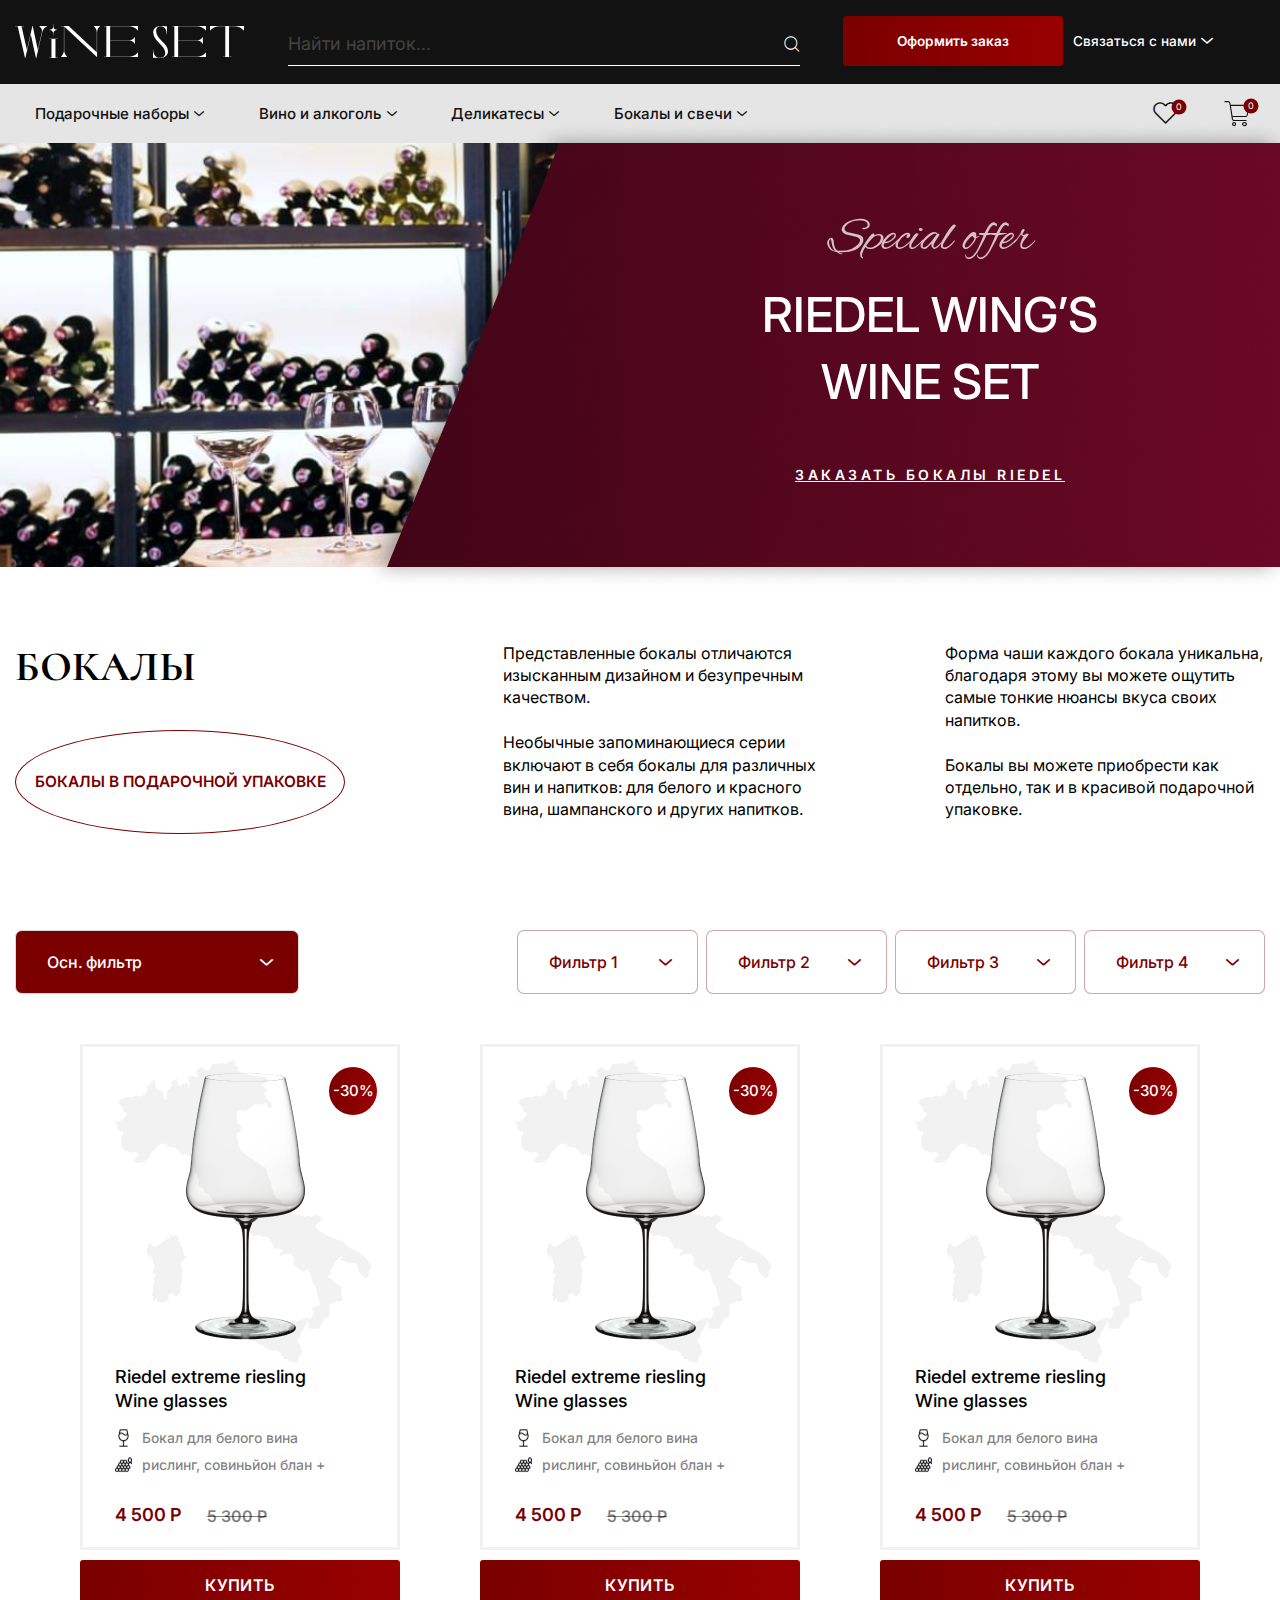
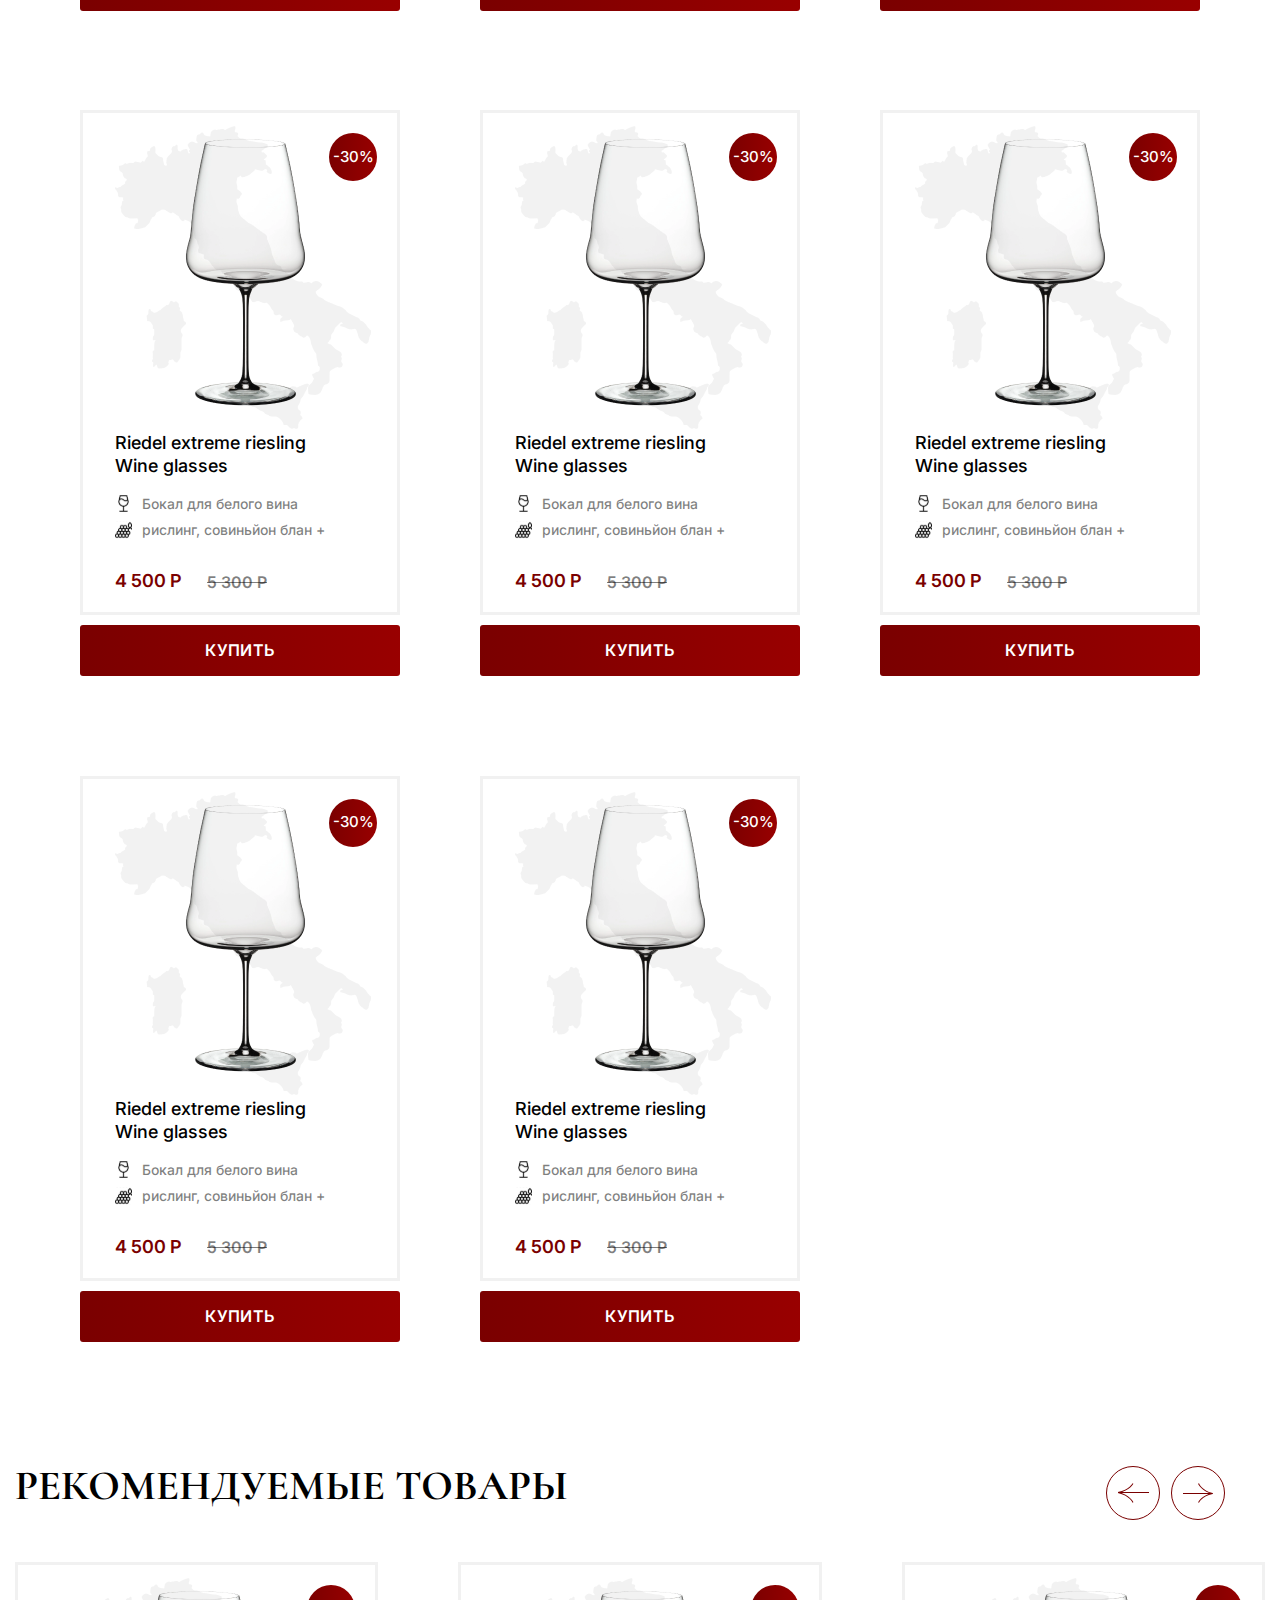
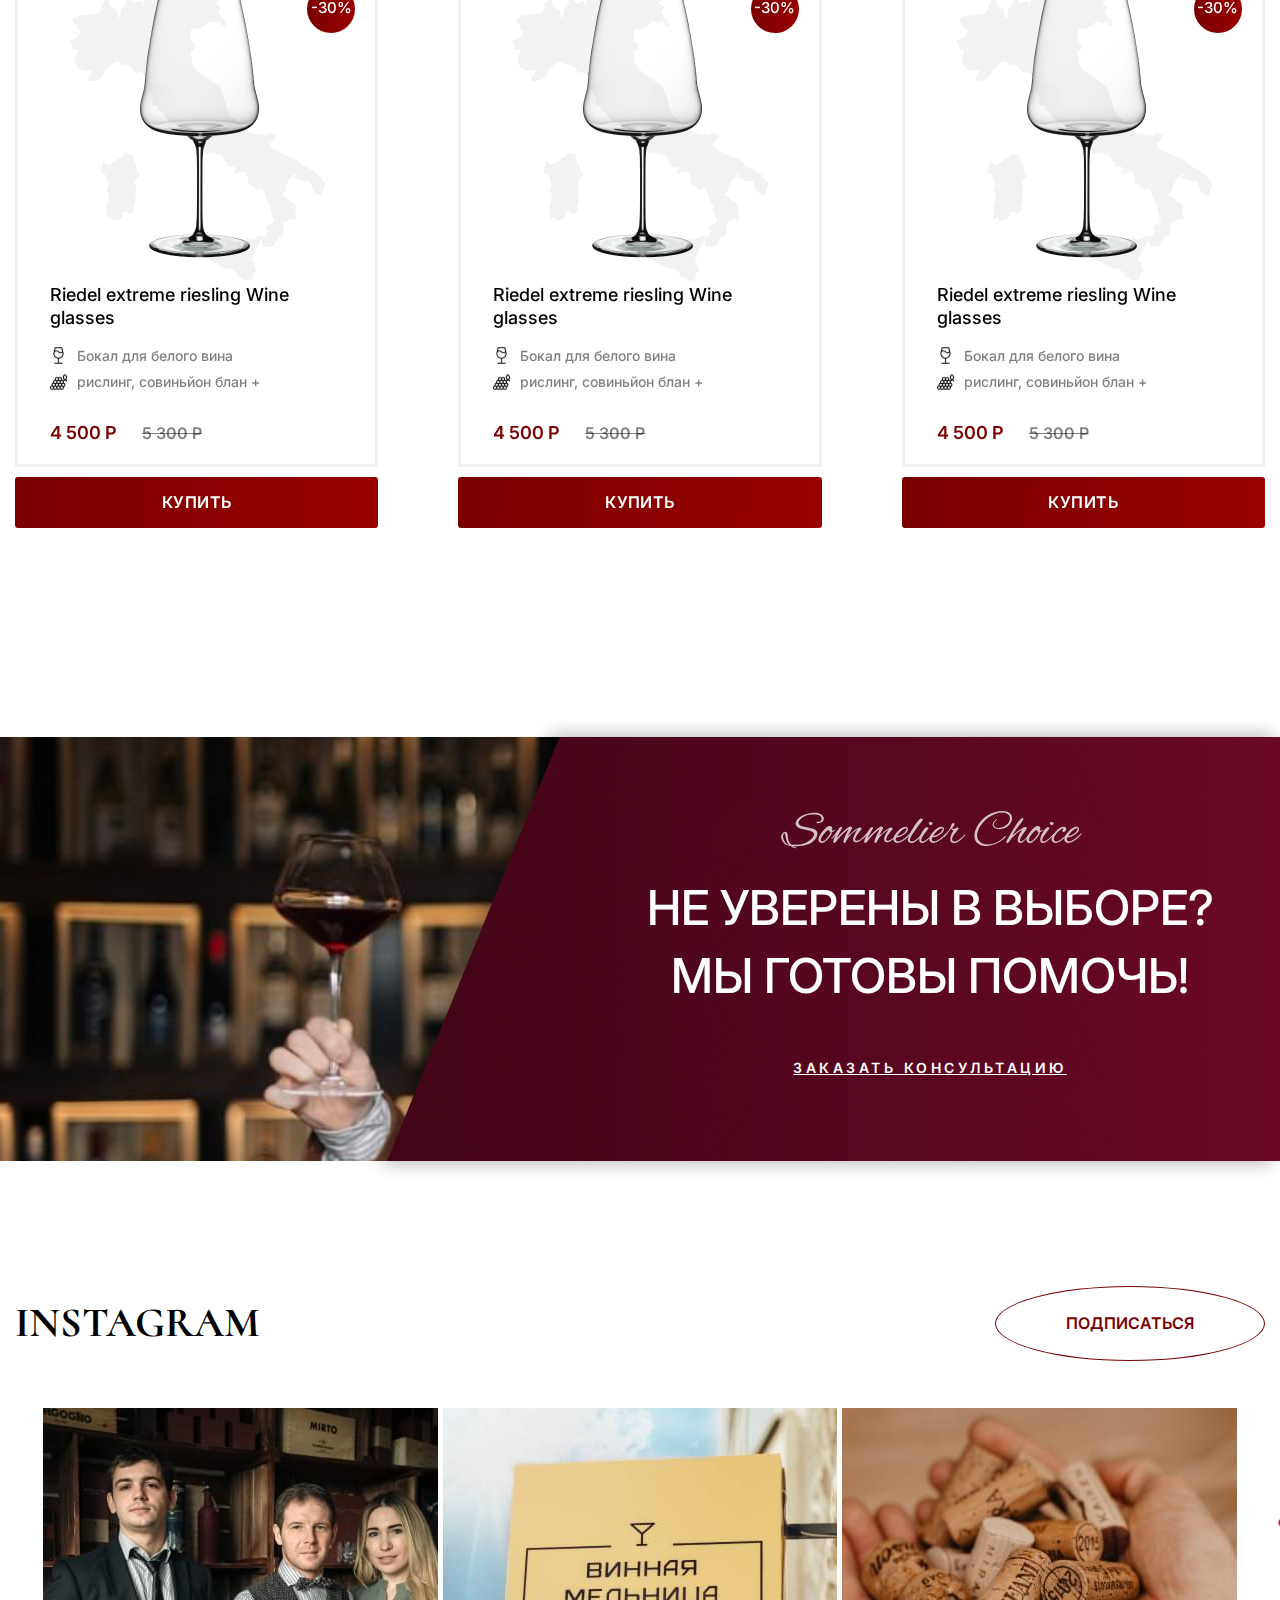
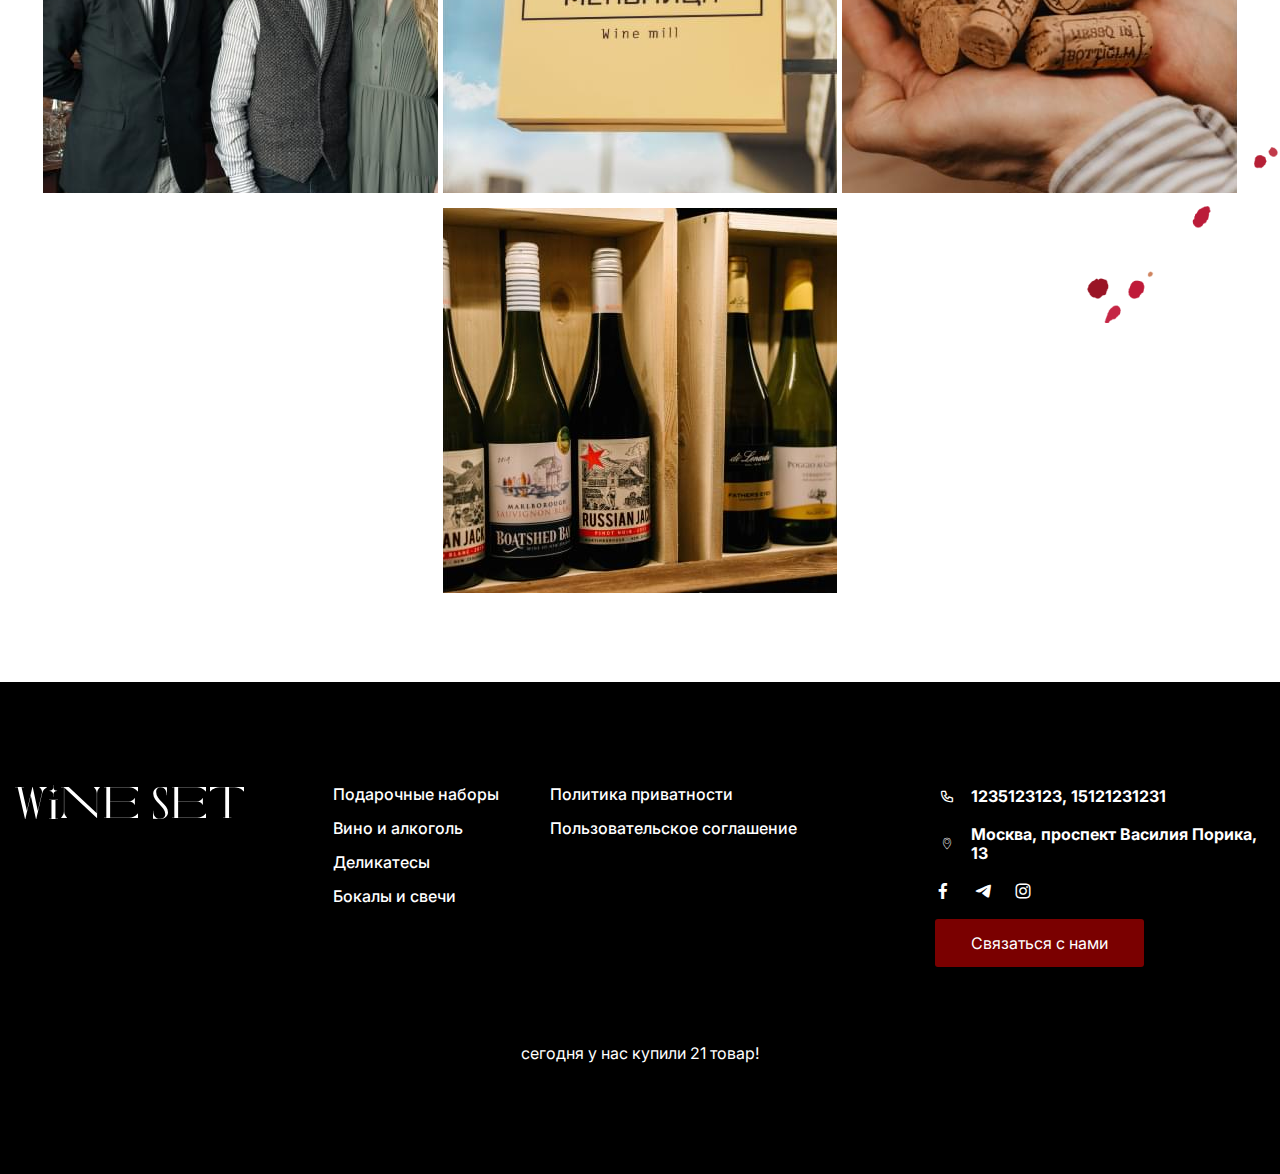
<file: glasses.html>
<!DOCTYPE html>
<html lang="ru">

<head>
    <title>Бокалы</title>
    <meta charset="UTF-8">
    <meta name="format-detection" content="telephone=no">
    <!-- <style>body{opacity: 0;}</style> -->
    <link rel="stylesheet" href="css/style.min.css?_v=20220124234013">
    <link rel="shortcut icon" href="favicon.ico">
    <!-- <meta name="robots" content="noindex, nofollow"> -->
    <meta name="viewport" content="width=device-width, initial-scale=1.0">
</head>

<body>
    <div class="wrapper">
        <header class="header">
            <div class="header__background">
                <div class="header__burger-menu burger-menu">
                    <div class="burger-menu__close"><span></span></div>
                    <div class="burger-menu__logo"><img src="img/logo/logo.svg" alt="logo"></div>
                    <ul class="burger-menu__list">
                        <li class="burger-menu__item"><a class="underline-one" href="">Подарочные наборы</a></li>
                        <li class="burger-menu__item"><a class="underline-one" href="">Вино и алкоголь</a></li>
                        <li class="burger-menu__item"><a class="underline-one" href="">Деликатесы</a></li>
                        <li class="burger-menu__item"><a class="underline-one" href="">Бокалы и свечи</a></li>
                    </ul>
                </div>
                <button type="button" class="menu__icon icon-menu"><span></span></button>
                <div class="header__container header-container">
                    <div class="header__top top-header">
                        <div class="top-header__logo">
                            <img src="img/logo/logo.svg" alt="logo">
                        </div>
                        <div data-da=".bottom-header__menu, 767.98, 0" class="top-header__search">
                            <form class="search-header" action="#">
                                <input autocomplete="off" type="text" name="form[]" data-error="Ошибка"
                                    placeholder="Найти напиток..." class="search-header__input">
                                <button type="button" class="search-header__button _icon-search"></button>
                            </form>
                        </div>
                        <div class="top-header__purchase">
                            <div class="top-header__link"><a href="#">Оформить заказ</a></div>
                            <div data-spollers class="top-header__spollers">
                                <div class="top-header__spollers-item">
                                    <button type="button" data-spoller
                                        class="top-header__spollers-title _icon-arrowspoller">Связаться с нами</button>
                                    <div class="top-header__spollers-body">
                                        <div class="spollers-body__contacts">
                                            <div class="spollers-body__header">Контакты<span
                                                    class="closespoller"></span></div>
                                            <div class="spollers-body__descr descr-spollers-body">
                                                <div class="descr-spollers-body__address">
                                                    <address><span>Адрес:</span> г. Москва, ул. Нарвская, 1а, к.2
                                                    </address>
                                                </div>
                                                <div class="descr-spollers-body__phone">
                                                    <span>Телефон:</span> <a href="tel:+79197860276">+79197860276</a>,
                                                    <a href="tel:+79689481268">+79689481268</a>
                                                </div>
                                                <div class="descr-spollers-body__email"><span>Email:</span>
                                                    zakaz@wineset.ru
                                                </div>
                                                <div class="descr-spollers-body__map">
                                                    <iframe
                                                        src="https://www.google.com/maps/embed?pb=!1m18!1m12!1m3!1d3131.220989320983!2d-122.2913689850191!3d38.297547379667584!2m3!1f0!2f0!3f0!3m2!1i1024!2i768!4f13.1!3m3!1m2!1s0x8085065d4143335b%3A0x55150ef653628600!2zMTQyMiAxc3QgU3QsIE5hcGEsIENBIDk0NTU5LCDQodCo0JA!5e0!3m2!1sru!2sru!4v1640615804601!5m2!1sru!2sru"
                                                        width="453" height="177" style="border:0;" allowfullscreen=""
                                                        loading="lazy"></iframe>
                                                </div>
                                                <div class="descr-spollers-body__social">
                                                    <a href="#"
                                                        class="descr-spollers-body__social-link _icon-instagram"></a>
                                                    <a href="#" class="descr-spollers-body__social-link _icon-TG"></a>
                                                    <a href="#"
                                                        class="descr-spollers-body__social-link _icon-facebook"></a>
                                                </div>
                                                <div class="descr-spollers-body__button">
                                                    <button type="submit" class="button">Узнать больше</button>
                                                </div>
                                            </div>
                                        </div>
                                    </div>
                                </div>
                            </div>
                        </div>
                    </div>
                </div>
            </div>
            <div class="header__bottom bottom-header">
                <div class="bottom-header__container">
                    <div class="bottom-header__menu menu-bottom">
                        <nav class="menu-bottom__body">
                            <div data-spollers data-one-spoller class="menu-bottom__spollers">
                                <div class="menu-bottom__spollers-item">
                                    <button type="button" data-spoller data-one-spoller
                                        class="menu-bottom__spollers-title _icon-arrowspoller">Подарочные
                                        наборы</button>
                                    <div class="menu-bottom__spollers-body">
                                        <div class="menu-bottom__spollers-body-block">
                                            <div class="menu-bottom__spollers-body-item">
                                                <a href="menu-bottom__spollers-body-link">Вино</a>
                                            </div>
                                            <div class="menu-bottom__spollers-body-item">
                                                <a href="menu-bottom__spollers-body-link">Игристое</a>
                                            </div>
                                            <div class="menu-bottom__spollers-body-item">
                                                <a href="menu-bottom__spollers-body-link">Шампанское</a>
                                            </div>
                                            <div class="menu-bottom__spollers-body-item">
                                                <a href="menu-bottom__spollers-body-link">Вино и алкоголь</a>
                                            </div>
                                            <div class="menu-bottom__spollers-body-item">
                                                <a href="menu-bottom__spollers-body-link">Виски</a>
                                            </div>
                                            <div class="menu-bottom__spollers-body-item">
                                                <a href="menu-bottom__spollers-body-link">Водка</a>
                                            </div>
                                            <div class="menu-bottom__spollers-body-item">
                                                <a href="menu-bottom__spollers-body-link">Кальвадос</a>
                                            </div>
                                            <div class="menu-bottom__spollers-body-item">
                                                <a href="menu-bottom__spollers-body-link">Другие напитки</a>
                                            </div>
                                        </div>
                                    </div>
                                </div>
                                <div class="menu-bottom__spollers-item">
                                    <button type="button" data-spoller data-one-spoller
                                        class="menu-bottom__spollers-title _icon-arrowspoller">Вино и алкоголь</button>
                                    <div class="menu-bottom__spollers-body">
                                        <div class="menu-bottom__spollers-body-block">
                                            <div class="menu-bottom__spollers-body-item">
                                                <a href="menu-bottom__spollers-body-link">Вино</a>
                                            </div>
                                            <div class="menu-bottom__spollers-body-item">
                                                <a href="menu-bottom__spollers-body-link">Игристое</a>
                                            </div>
                                            <div class="menu-bottom__spollers-body-item">
                                                <a href="menu-bottom__spollers-body-link">Шампанское</a>
                                            </div>
                                            <div class="menu-bottom__spollers-body-item">
                                                <a href="menu-bottom__spollers-body-link">Вино и алкоголь</a>
                                            </div>
                                            <div class="menu-bottom__spollers-body-item">
                                                <a href="menu-bottom__spollers-body-link">Виски</a>
                                            </div>
                                            <div class="menu-bottom__spollers-body-item">
                                                <a href="menu-bottom__spollers-body-link">Водка</a>
                                            </div>
                                            <div class="menu-bottom__spollers-body-item">
                                                <a href="menu-bottom__spollers-body-link">Кальвадос</a>
                                            </div>
                                            <div class="menu-bottom__spollers-body-item">
                                                <a href="menu-bottom__spollers-body-link">Другие напитки</a>
                                            </div>
                                        </div>
                                    </div>
                                </div>
                                <div class="menu-bottom__spollers-item">
                                    <button type="button" data-spoller data-one-spoller
                                        class="menu-bottom__spollers-title _icon-arrowspoller">Деликатесы</button>
                                    <div class="menu-bottom__spollers-body">
                                        <div class="menu-bottom__spollers-body-block">
                                            <div class="menu-bottom__spollers-body-item">
                                                <a href="menu-bottom__spollers-body-link">Вино</a>
                                            </div>
                                            <div class="menu-bottom__spollers-body-item">
                                                <a href="menu-bottom__spollers-body-link">Игристое</a>
                                            </div>
                                            <div class="menu-bottom__spollers-body-item">
                                                <a href="menu-bottom__spollers-body-link">Шампанское</a>
                                            </div>
                                            <div class="menu-bottom__spollers-body-item">
                                                <a href="menu-bottom__spollers-body-link">Вино и алкоголь</a>
                                            </div>
                                            <div class="menu-bottom__spollers-body-item">
                                                <a href="menu-bottom__spollers-body-link">Виски</a>
                                            </div>
                                            <div class="menu-bottom__spollers-body-item">
                                                <a href="menu-bottom__spollers-body-link">Водка</a>
                                            </div>
                                            <div class="menu-bottom__spollers-body-item">
                                                <a href="menu-bottom__spollers-body-link">Кальвадос</a>
                                            </div>
                                            <div class="menu-bottom__spollers-body-item">
                                                <a href="menu-bottom__spollers-body-link">Другие напитки</a>
                                            </div>
                                        </div>
                                    </div>
                                </div>
                                <div class="menu-bottom__spollers-item">
                                    <button type="button" data-spoller data-one-spoller
                                        class="menu-bottom__spollers-title _icon-arrowspoller">Бокалы и свечи</button>
                                    <div class="menu-bottom__spollers-body">
                                        <div class="menu-bottom__spollers-body-block">
                                            <div class="menu-bottom__spollers-body-item">
                                                <a href="menu-bottom__spollers-body-link">Вино</a>
                                            </div>
                                            <div class="menu-bottom__spollers-body-item">
                                                <a href="menu-bottom__spollers-body-link">Игристое</a>
                                            </div>
                                            <div class="menu-bottom__spollers-body-item">
                                                <a href="menu-bottom__spollers-body-link">Шампанское</a>
                                            </div>
                                            <div class="menu-bottom__spollers-body-item">
                                                <a href="menu-bottom__spollers-body-link">Вино и алкоголь</a>
                                            </div>
                                            <div class="menu-bottom__spollers-body-item">
                                                <a href="menu-bottom__spollers-body-link">Виски</a>
                                            </div>
                                            <div class="menu-bottom__spollers-body-item">
                                                <a href="menu-bottom__spollers-body-link">Водка</a>
                                            </div>
                                            <div class="menu-bottom__spollers-body-item">
                                                <a href="menu-bottom__spollers-body-link">Кальвадос</a>
                                            </div>
                                            <div class="menu-bottom__spollers-body-item">
                                                <a href="menu-bottom__spollers-body-link">Другие напитки</a>
                                            </div>
                                        </div>
                                    </div>
                                </div>
                            </div>
                        </nav>
                        <div data-spollers data-one-spoller class="menu-bottom__cart cart-menu-bottom">
                            <div class="mini-heart">
                                <button data-spoller class="cart-menu-bottom__heart _icon-heart"><span>0</span></button>
                                <div class="mini-heart__wrapper">
                                    <div class="mini-cart__title">Ваш список желаний<span class="closespoller"></span>
                                    </div>
                                    <div class="mini-cart__body body-mini_cart">
                                        <div data-simplebar class="forScrollHeart">
                                            <div class="body-mini_heart__wrapper"></div>
                                        </div>
                                        <button type="submit" class="total-mini_cart__btn">Оформить заказ</button>
                                    </div>
                                </div>
                            </div>
                            <div class="mini-cart">
                                <button type="button" data-spoller
                                    class="cart-menu-bottom__cart _icon-cart"><span>0</span></button>
                                <div class="mini-cart__wrapper">
                                    <div class="mini-cart__title">Ваша корзина<span class="closespoller"></span></div>
                                    <div class="mini-cart__body body-mini_cart">
                                        <div data-simplebar class="forscroll">
                                            <div class="body-mini_cart__wrapper"></div>
                                        </div>
                                        <div class="body-mini_cart__footer footer-mini_cart">
                                            <div class="footer-mini_cart__total total-mini_cart">
                                                <div class="total-mini_cart__text">Итого</div>
                                                <div class="total-mini_cart__price">0 р</div>
                                            </div>
                                            <div class="total-mini_cart__delivery">Важная и не очень информация по
                                                поводу
                                                доставки</div>
                                            <button type="submit" class="total-mini_cart__btn">Оформить заказ</button>
                                        </div>
                                    </div>
                                </div>
                            </div>
                        </div>
                    </div>
                </div>
            </div>
        </header>

        <!-- <div data-spollers class="spollers">
    <div class="spollers__item">
        <button type="button" data-spoller class="spollers__title">Заголовок спойлера</button>
        <div class="spollers__body">Контент спойлера</div>
    </div>
</div> -->
        <main class="page-home glasses-page">
            <div class="home__slide slide-home">
                <img class="slide-home__before" src="img/home/slider3-left.jpg" alt="">
                <img class="slide-home__after" src="img/home/slider1-right.png" alt="">
                <div class="slide-home__descr descr-home-slide">
                    <div class="descr-home-slide__text1">Special offer</div>
                    <div class="descr-home-slide__text2">rIEDEL WING’S <br> WINE SET</div>
                    <div class="descr-home-slide__text3"><a href="#">ЗАКАЗАТЬ БОКАЛЫ RIEDEL</a></div>
                </div>
            </div>
            <section class="glasses">
                <div class="glasses__container">
                    <div class="glasses__title section-title">
                        <div class="section-title__wrapper">
                            <h2 class="section-title__title title">бокалы</h2>
                            <div class="section-title__title-button"><a href="#">БОКАЛЫ В ПОДАРОЧНОЙ УПАКОВКЕ</a></div>
                        </div>
                        <div class="section-title__text1">Представленные бокалы отличаются изысканным дизайном и
                            безупречным
                            качеством.
                            <br><br>
                            Необычные запоминающиеся серии включают в себя бокалы для различных вин и напитков: для
                            белого и
                            красного вина,
                            шампанского и других напитков.
                        </div>
                        <div class="section-title__text2">Форма чаши каждого бокала уникальна, благодаря этому вы можете
                            ощутить
                            самые тонкие нюансы вкуса своих напитков. <br> <br>
                            Бокалы вы можете приобрести как отдельно, так и в красивой подарочной упаковке.
                        </div>
                    </div>
                </div>
            </section>
            <div class="products">
                <div class="products__container">
                    <div class="products__filters filters-products">
                        <div class="select filters-products__mainf">
                            <select name="form[]" class="main">
                                <option value="" selected>Осн. фильтр</option>
                                <option value="1">Бокалы</option>
                                <option value="2">Вино</option>
                                <option value="3">Деликатесы</option>
                                <option value="4">Подарки</option>
                            </select>
                        </div>
                        <div class="filters-products__subf">
                            <select name="form[]" class="sub">
                                <option value="">Фильтр 1</option>
                                <option value="1">Пункт №1</option>
                                <option value="2">Пункт №2</option>
                                <option value="3">Пункт №3</option>
                                <option value="4">Пункт №4</option>
                            </select>
                            <select name="form[]" class="sub">
                                <option value="">Фильтр 2</option>
                                <option value="1">Пункт №1</option>
                                <option value="2">Пункт №2</option>
                                <option value="3">Пункт №3</option>
                                <option value="4">Пункт №4</option>
                            </select>
                            <select name="form[]" class="sub">
                                <option value="">Фильтр 3</option>
                                <option value="1">Пункт №1</option>
                                <option value="2">Пункт №2</option>
                                <option value="3">Пункт №3</option>
                                <option value="4">Пункт №4</option>
                            </select>
                            <select name="form[]" class="sub">
                                <option value="">Фильтр 4</option>
                                <option value="1">Пункт №1</option>
                                <option value="2">Пункт №2</option>
                                <option value="3">Пункт №3</option>
                                <option value="4">Пункт №4</option>
                            </select>
                        </div>
                    </div>
                    <div class="products__items">
                        <div class="product-item__wrapper">
                            <div class="slide-recommended__wrapper product-item">
                                <div class="slide-recommended__img product-img"><img src="img/recommended/glass.png"
                                        alt="picture">
                                </div>
                                <div class="slide-recommended__discount product-discount"><span>-30%</span></div>
                                <div class="slide-recommended__title product-title">Riedel extreme riesling<br> Wine
                                    glasses</div>
                                <div class="slide-recommended__descr1 product-descr1">
                                    <img src="img/iconsfont/glass.svg" alt="picture">
                                    <p>Бокал для белого вина</p>
                                </div>
                                <div class="slide-recommended__descr2 product-descr1">
                                    <img src="img/iconsfont/sots.svg" alt="picture">
                                    <p>рислинг, совиньйон блан +</p>
                                </div>
                                <div class="slide-recommended__price price-recommended">
                                    <div class="price-recommended__new">4 500 р</div>
                                    <div class="price-recommended__old">5 300 р</div>
                                </div>
                            </div>
                            <button data-cart-filter type="" class="slide-recommended__button">КУПИТЬ</button>
                        </div>
                        <div class="product-item__wrapper">
                            <div class="slide-recommended__wrapper product-item">
                                <div class="slide-recommended__img product-img"><img src="img/recommended/glass.png"
                                        alt="picture">
                                </div>
                                <div class="slide-recommended__discount product-discount"><span>-30%</span></div>
                                <div class="slide-recommended__title product-title">Riedel extreme riesling<br> Wine
                                    glasses</div>
                                <div class="slide-recommended__descr1 product-descr1">
                                    <img src="img/iconsfont/glass.svg" alt="picture">
                                    <p>Бокал для белого вина</p>
                                </div>
                                <div class="slide-recommended__descr2 product-descr1">
                                    <img src="img/iconsfont/sots.svg" alt="picture">
                                    <p>рислинг, совиньйон блан +</p>
                                </div>
                                <div class="slide-recommended__price price-recommended">
                                    <div class="price-recommended__new">4 500 р</div>
                                    <div class="price-recommended__old">5 300 р</div>
                                </div>
                            </div>
                            <button data-cart-filter type="" class="slide-recommended__button">КУПИТЬ</button>
                        </div>
                        <div class="product-item__wrapper">
                            <div class="slide-recommended__wrapper product-item">
                                <div class="slide-recommended__img product-img"><img src="img/recommended/glass.png"
                                        alt="picture">
                                </div>
                                <div class="slide-recommended__discount product-discount"><span>-30%</span></div>
                                <div class="slide-recommended__title product-title">Riedel extreme riesling<br> Wine
                                    glasses</div>
                                <div class="slide-recommended__descr1 product-descr1">
                                    <img src="img/iconsfont/glass.svg" alt="picture">
                                    <p>Бокал для белого вина</p>
                                </div>
                                <div class="slide-recommended__descr2 product-descr1">
                                    <img src="img/iconsfont/sots.svg" alt="picture">
                                    <p>рислинг, совиньйон блан +</p>
                                </div>
                                <div class="slide-recommended__price price-recommended">
                                    <div class="price-recommended__new">4 500 р</div>
                                    <div class="price-recommended__old">5 300 р</div>
                                </div>
                            </div>
                            <button data-cart-filter type="" class="slide-recommended__button">КУПИТЬ</button>
                        </div>
                        <div class="product-item__wrapper">
                            <div class="slide-recommended__wrapper product-item">
                                <div class="slide-recommended__img product-img"><img src="img/recommended/glass.png"
                                        alt="picture">
                                </div>
                                <div class="slide-recommended__discount product-discount"><span>-30%</span></div>
                                <div class="slide-recommended__title product-title">Riedel extreme riesling<br> Wine
                                    glasses</div>
                                <div class="slide-recommended__descr1 product-descr1">
                                    <img src="img/iconsfont/glass.svg" alt="picture">
                                    <p>Бокал для белого вина</p>
                                </div>
                                <div class="slide-recommended__descr2 product-descr1">
                                    <img src="img/iconsfont/sots.svg" alt="picture">
                                    <p>рислинг, совиньйон блан +</p>
                                </div>
                                <div class="slide-recommended__price price-recommended">
                                    <div class="price-recommended__new">4 500 р</div>
                                    <div class="price-recommended__old">5 300 р</div>
                                </div>
                            </div>
                            <button data-cart-filter type="" class="slide-recommended__button">КУПИТЬ</button>
                        </div>
                        <div class="product-item__wrapper">
                            <div class="slide-recommended__wrapper product-item">
                                <div class="slide-recommended__img product-img"><img src="img/recommended/glass.png"
                                        alt="picture">
                                </div>
                                <div class="slide-recommended__discount product-discount"><span>-30%</span></div>
                                <div class="slide-recommended__title product-title">Riedel extreme riesling<br> Wine
                                    glasses</div>
                                <div class="slide-recommended__descr1 product-descr1">
                                    <img src="img/iconsfont/glass.svg" alt="picture">
                                    <p>Бокал для белого вина</p>
                                </div>
                                <div class="slide-recommended__descr2 product-descr1">
                                    <img src="img/iconsfont/sots.svg" alt="picture">
                                    <p>рислинг, совиньйон блан +</p>
                                </div>
                                <div class="slide-recommended__price price-recommended">
                                    <div class="price-recommended__new">4 500 р</div>
                                    <div class="price-recommended__old">5 300 р</div>
                                </div>
                            </div>
                            <button data-cart-filter type="" class="slide-recommended__button">КУПИТЬ</button>
                        </div>
                        <div class="product-item__wrapper">
                            <div class="slide-recommended__wrapper product-item">
                                <div class="slide-recommended__img product-img"><img src="img/recommended/glass.png"
                                        alt="picture">
                                </div>
                                <div class="slide-recommended__discount product-discount"><span>-30%</span></div>
                                <div class="slide-recommended__title product-title">Riedel extreme riesling<br> Wine
                                    glasses</div>
                                <div class="slide-recommended__descr1 product-descr1">
                                    <img src="img/iconsfont/glass.svg" alt="picture">
                                    <p>Бокал для белого вина</p>
                                </div>
                                <div class="slide-recommended__descr2 product-descr1">
                                    <img src="img/iconsfont/sots.svg" alt="picture">
                                    <p>рислинг, совиньйон блан +</p>
                                </div>
                                <div class="slide-recommended__price price-recommended">
                                    <div class="price-recommended__new">4 500 р</div>
                                    <div class="price-recommended__old">5 300 р</div>
                                </div>
                            </div>
                            <button data-cart-filter type="" class="slide-recommended__button">КУПИТЬ</button>
                        </div>
                        <div class="product-item__wrapper">
                            <div class="slide-recommended__wrapper product-item">
                                <div class="slide-recommended__img product-img"><img src="img/recommended/glass.png"
                                        alt="picture">
                                </div>
                                <div class="slide-recommended__discount product-discount"><span>-30%</span></div>
                                <div class="slide-recommended__title product-title">Riedel extreme riesling<br> Wine
                                    glasses</div>
                                <div class="slide-recommended__descr1 product-descr1">
                                    <img src="img/iconsfont/glass.svg" alt="picture">
                                    <p>Бокал для белого вина</p>
                                </div>
                                <div class="slide-recommended__descr2 product-descr1">
                                    <img src="img/iconsfont/sots.svg" alt="picture">
                                    <p>рислинг, совиньйон блан +</p>
                                </div>
                                <div class="slide-recommended__price price-recommended">
                                    <div class="price-recommended__new">4 500 р</div>
                                    <div class="price-recommended__old">5 300 р</div>
                                </div>
                            </div>
                            <button data-cart-filter type="" class="slide-recommended__button">КУПИТЬ</button>
                        </div>
                        <div class="product-item__wrapper">
                            <div class="slide-recommended__wrapper product-item">
                                <div class="slide-recommended__img product-img"><img src="img/recommended/glass.png"
                                        alt="picture">
                                </div>
                                <div class="slide-recommended__discount product-discount"><span>-30%</span></div>
                                <div class="slide-recommended__title product-title">Riedel extreme riesling<br> Wine
                                    glasses</div>
                                <div class="slide-recommended__descr1 product-descr1">
                                    <img src="img/iconsfont/glass.svg" alt="picture">
                                    <p>Бокал для белого вина</p>
                                </div>
                                <div class="slide-recommended__descr2 product-descr1">
                                    <img src="img/iconsfont/sots.svg" alt="picture">
                                    <p>рислинг, совиньйон блан +</p>
                                </div>
                                <div class="slide-recommended__price price-recommended">
                                    <div class="price-recommended__new">4 500 р</div>
                                    <div class="price-recommended__old">5 300 р</div>
                                </div>
                            </div>
                            <button data-cart-filter type="" class="slide-recommended__button">КУПИТЬ</button>
                        </div>
                    </div>
                </div>
            </div>
            <section class="recommended">
                <div class="recommended__container">
                    <div class="recommended__title title">Рекомендуемые товары</div>
                    <div class="recommended__slider-left"><img src="img/iconsfont/leftredarrow.svg" alt="picture"></div>
                    <div class="recommended__slider-right"><img src="img/iconsfont/rightredarrow.svg" alt="picture">
                    </div>
                    <div class="recommended__slider">
                        <div class="recommended__swiper">
                            <div class="recommended__slide slide-recommended">
                                <div class="slide-recommended__wrapper">
                                    <div class="slide-recommended__img "><img src="img/recommended/glass.png"
                                            alt="picture"></div>
                                    <div class="slide-recommended__discount"><span>-30%</span></div>
                                    <div class="slide-recommended__title">Riedel extreme riesling Wine glasses</div>
                                    <div class="slide-recommended__descr1">
                                        <img src="img/iconsfont/glass.svg" alt="picture">
                                        <p>Бокал для белого вина</p>
                                    </div>
                                    <div class="slide-recommended__descr2">
                                        <img src="img/iconsfont/sots.svg" alt="picture">
                                        <p>рислинг, совиньйон блан +</p>
                                    </div>
                                    <div class="slide-recommended__price price-recommended">
                                        <div class="price-recommended__new">4 500 р</div>
                                        <div class="price-recommended__old">5 300 р</div>
                                    </div>
                                </div>
                                <button data-cart-recom type="" class="slide-recommended__button">КУПИТЬ</button>
                            </div>
                            <div class="recommended__slide slide-recommended">
                                <div class="slide-recommended__wrapper">
                                    <div class="slide-recommended__img "><img src="img/recommended/glass.png"
                                            alt="picture"></div>
                                    <div class="slide-recommended__discount"><span>-30%</span></div>
                                    <div class="slide-recommended__title">Riedel extreme riesling Wine glasses</div>
                                    <div class="slide-recommended__descr1">
                                        <img src="img/iconsfont/glass.svg" alt="picture">
                                        <p>Бокал для белого вина</p>
                                    </div>
                                    <div class="slide-recommended__descr2">
                                        <img src="img/iconsfont/sots.svg" alt="picture">
                                        <p>рислинг, совиньйон блан +</p>
                                    </div>
                                    <div class="slide-recommended__price price-recommended">
                                        <div class="price-recommended__new">4 500 р</div>
                                        <div class="price-recommended__old">5 300 р</div>
                                    </div>
                                </div>
                                <button data-cart-recom type="" class="slide-recommended__button">КУПИТЬ</button>
                            </div>
                            <div class="recommended__slide slide-recommended">
                                <div class="slide-recommended__wrapper">
                                    <div class="slide-recommended__img "><img src="img/recommended/glass.png"
                                            alt="picture"></div>
                                    <div class="slide-recommended__discount"><span>-30%</span></div>
                                    <div class="slide-recommended__title">Riedel extreme riesling Wine glasses</div>
                                    <div class="slide-recommended__descr1">
                                        <img src="img/iconsfont/glass.svg" alt="picture">
                                        <p>Бокал для белого вина</p>
                                    </div>
                                    <div class="slide-recommended__descr2">
                                        <img src="img/iconsfont/sots.svg" alt="picture">
                                        <p>рислинг, совиньйон блан +</p>
                                    </div>
                                    <div class="slide-recommended__price price-recommended">
                                        <div class="price-recommended__new">4 500 р</div>
                                        <div class="price-recommended__old">5 300 р</div>
                                    </div>
                                </div>
                                <button data-cart-recom type="" class="slide-recommended__button">КУПИТЬ</button>
                            </div>
                            <div class="recommended__slide slide-recommended">
                                <div class="slide-recommended__wrapper">
                                    <div class="slide-recommended__img "><img src="img/recommended/glass.png"
                                            alt="picture"></div>
                                    <div class="slide-recommended__discount"><span>-30%</span></div>
                                    <div class="slide-recommended__title">Riedel extreme riesling Wine glasses</div>
                                    <div class="slide-recommended__descr1">
                                        <img src="img/iconsfont/glass.svg" alt="picture">
                                        <p>Бокал для белого вина</p>
                                    </div>
                                    <div class="slide-recommended__descr2">
                                        <img src="img/iconsfont/sots.svg" alt="picture">
                                        <p>рислинг, совиньйон блан +</p>
                                    </div>
                                    <div class="slide-recommended__price price-recommended">
                                        <div class="price-recommended__new">4 500 р</div>
                                        <div class="price-recommended__old">5 300 р</div>
                                    </div>
                                </div>
                                <button data-cart-recom type="" class="slide-recommended__button">КУПИТЬ</button>
                            </div>
                            <div class="recommended__slide slide-recommended">
                                <div class="slide-recommended__wrapper">
                                    <div class="slide-recommended__img "><img src="img/recommended/glass.png"
                                            alt="picture"></div>
                                    <div class="slide-recommended__discount"><span>-30%</span></div>
                                    <div class="slide-recommended__title">Riedel extreme riesling Wine glasses</div>
                                    <div class="slide-recommended__descr1">
                                        <img src="img/iconsfont/glass.svg" alt="picture">
                                        <p>Бокал для белого вина</p>
                                    </div>
                                    <div class="slide-recommended__descr2">
                                        <img src="img/iconsfont/sots.svg" alt="picture">
                                        <p>рислинг, совиньйон блан +</p>
                                    </div>
                                    <div class="slide-recommended__price price-recommended">
                                        <div class="price-recommended__new">4 500 р</div>
                                        <div class="price-recommended__old">5 300 р</div>
                                    </div>
                                </div>
                                <button data-cart-recom type="" class="slide-recommended__button">КУПИТЬ</button>
                            </div>
                            <div class="recommended__slide slide-recommended">
                                <div class="slide-recommended__wrapper">
                                    <div class="slide-recommended__img "><img src="img/recommended/glass.png"
                                            alt="picture"></div>
                                    <div class="slide-recommended__discount"><span>-30%</span></div>
                                    <div class="slide-recommended__title">Riedel extreme riesling Wine glasses</div>
                                    <div class="slide-recommended__descr1">
                                        <img src="img/iconsfont/glass.svg" alt="picture">
                                        <p>Бокал для белого вина</p>
                                    </div>
                                    <div class="slide-recommended__descr2">
                                        <img src="img/iconsfont/sots.svg" alt="picture">
                                        <p>рислинг, совиньйон блан +</p>
                                    </div>
                                    <div class="slide-recommended__price price-recommended">
                                        <div class="price-recommended__new">4 500 р</div>
                                        <div class="price-recommended__old">5 300 р</div>
                                    </div>
                                </div>
                                <button data-cart-recom type="" class="slide-recommended__button">КУПИТЬ</button>
                            </div>
                        </div>
                        <div class="recommended__slider-pagging"></div>
                    </div>
                </div>
            </section>
            <section class="consultation">
                <div class="slide-home consultation-img">
                    <img class="slide-home__before" src="img/consultation/1.jpg" alt="picture">
                    <picture>
                        <source media="(max-width: 799px)" srcset="img/home/redbg.jpg">
                        <source media="(min-width: 800px)" srcset="img/home/slider1-right.png">
                        <img class="slide-home__after" src="img/home/slider1-right.png" alt="picture">
                    </picture>
                    <div class="slide-home__descr descr-home-slide">
                        <div class="descr-home-slide__text1">Sommelier Choice</div>
                        <h2 class="descr-home-slide__text2">НЕ УВЕРЕНЫ В ВЫБОРЕ? <br> МЫ ГОТОВЫ ПОМОЧЬ!</h2>
                        <div class="descr-home-slide__text3"><a href="#">ЗАКАЗАТЬ КОНСУЛЬТАЦИЮ</a></div>
                    </div>
                </div>
            </section>
            <section class="instagram">
                <div class="instagram__bg"><img src="img/instagram/bg.png" alt="picture"></div>
                <div class="instagram__container">
                    <div class="instagram__header header-instagram">
                        <h2 class="header-instagram__title title">instagram</h2>
                        <div class="header-instagram__btn"><a href="#">подписаться</a></div>
                    </div>
                    <div class="instagram__pictures pictures-instagram">
                        <div class="pictures-instagram__img"><img src="img/instagram/1.jpg" alt="picture"></div>
                        <div class="pictures-instagram__img"><img src="img/instagram/2.jpg" alt="picture"></div>
                        <div class="pictures-instagram__img"><img src="img/instagram/3.jpg" alt="picture"></div>
                        <div class="pictures-instagram__img"><img src="img/instagram/4.jpg" alt="picture"></div>
                    </div>
                </div>
            </section>
        </main>
    </div>
    <footer class="footer">
        <div class="footer__container">
            <div class="footer__wrapper">
                <div class="footer__logo"><img src="img/logo/logo.svg" alt="picture"></div>
                <div class="footer__menu menu-footer">
                    <div class="menu-footer__item"><a href="#">Подарочные наборы</a></div>
                    <div class="menu-footer__item"><a href="#">Вино и алкоголь</a></div>
                    <div class="menu-footer__item"><a href="#">Деликатесы</a></div>
                    <div class="menu-footer__item"><a href="#">Бокалы и свечи</a></div>
                </div>
                <div class="footer__confidential confidential-footer">
                    <div class="confidential-footer__item"><a href="#">Политика приватности</a></div>
                    <div class="confidential-footer__item"><a href="#">Пользовательское соглашение</a></div>
                </div>
                <div class="footer__contacts contacts-footer">
                    <div class="contacts-footer__phone _icon-phone"><a href="tel:+71235123123">1235123123,
                            15121231231</a>
                    </div>
                    <address class="contacts-footer__address _icon-location">Москва, проспект Василия Порика, 13
                    </address>
                    <div class="contacts-footer__social social-footer">
                        <div class="social-footer__facebook _icon-facebook"><a href="#"></a></div>
                        <div class="social-footer__TG _icon-TG"><a href="#"></a></div>
                        <div class="social-footer__instagram _icon-instagram"><a href="#"></a></div>
                    </div>
                    <div class="contacts-footer__btn"><a href="#">Связаться с нами</a></div>
                </div>
            </div>
            <div class="footer__buy">сегодня у нас купили <span>21</span> товар!</div>
        </div>
    </footer>
    <!-- <div id="popup" aria-hidden="true" class="popup">
    <div class="popup__wrapper">
        <div class="popup__content">
            <div class="popup__text text-popup">
                <div class="text-popup__title">Для доступа на сайт необходимо <br> подтвердить возраст</div>
                <div class="text-popup__about">Сайт содержит информацию, не рекомендованную для лиц,
                    не достигших совершеннолетнего возраста. Сведения,
                    размещенные на сайте носят исключительно
                    информационный характр и предназначены только для
                    личного использования.</div>
                <button data-close type="button" class="popup__close">мне исполнилось 18 лет</button>
            </div>
            <div class="popup__content-18"><img src="img/popup/18.svg" alt="svg"></div>
        </div>
    </div>
</div> -->
    <script src="js/app.min.js?_v=20220124234013"></script>
</body>

</html>
</file>
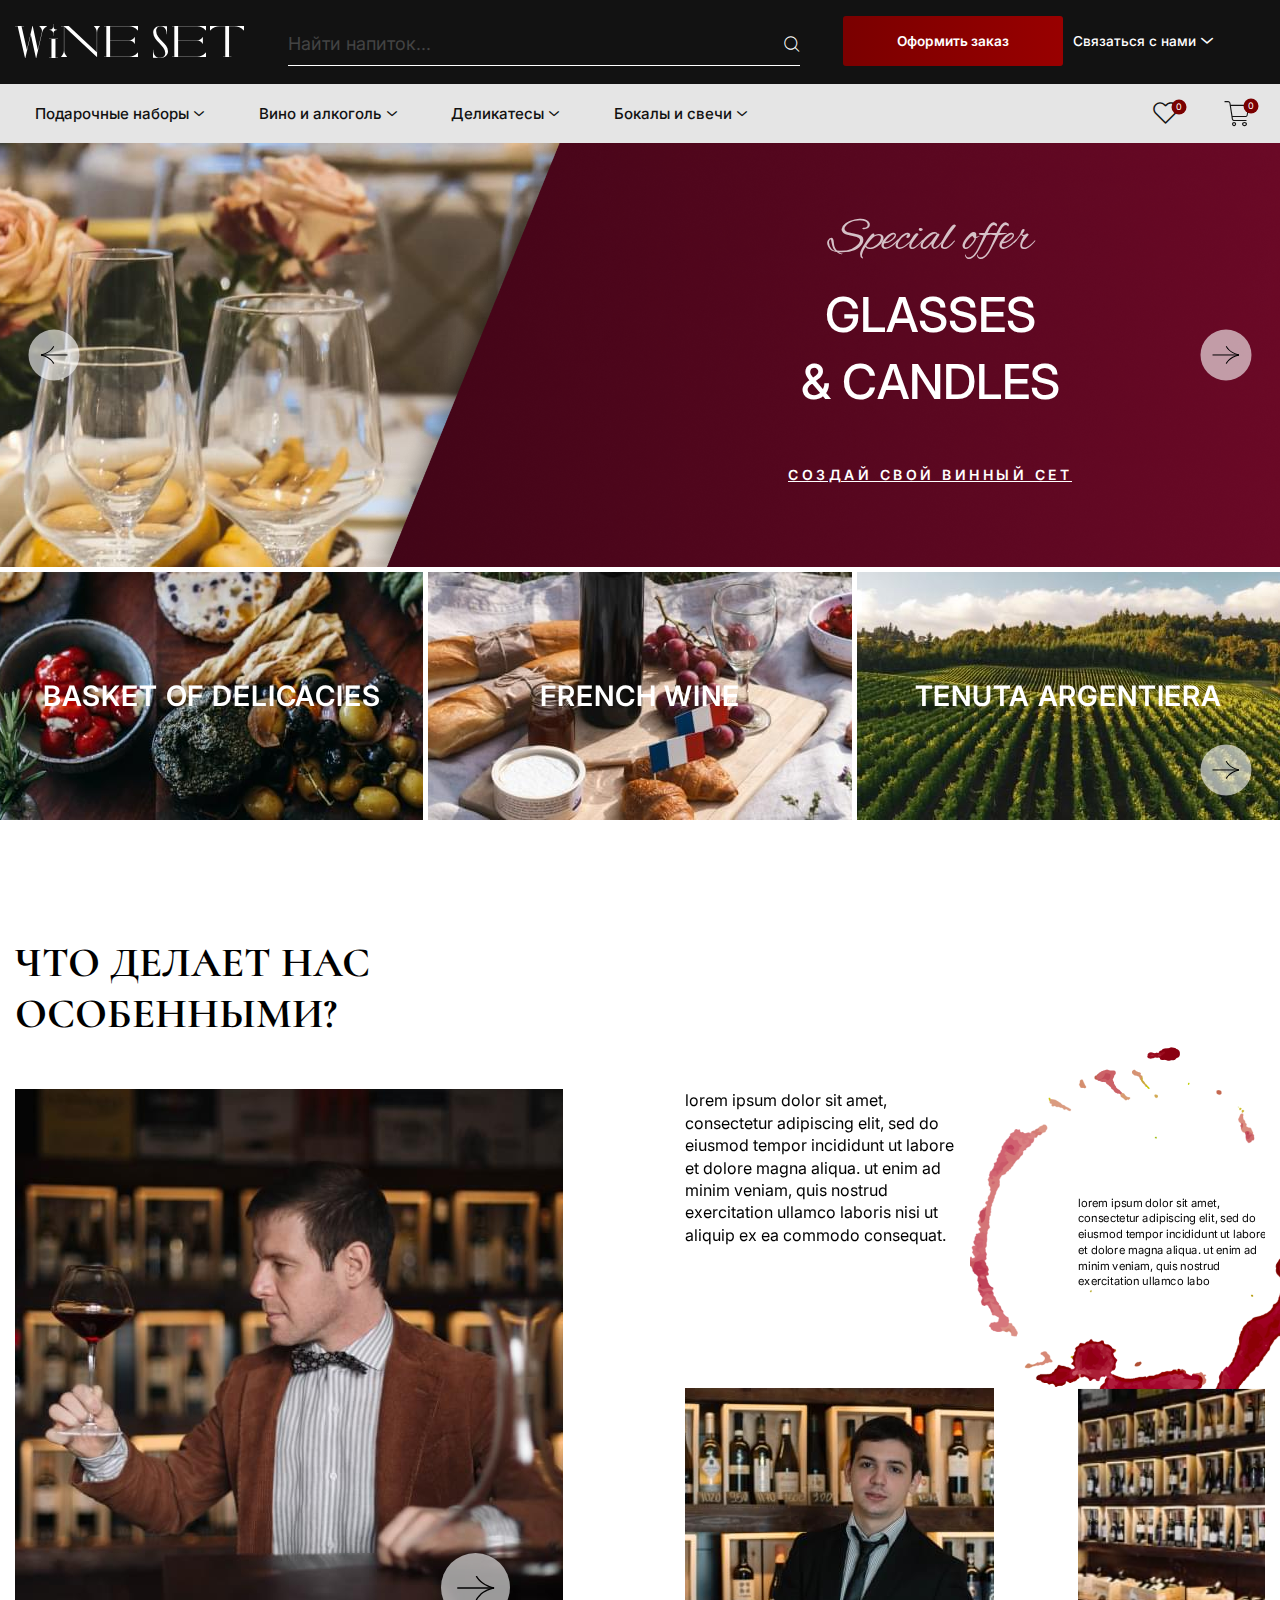
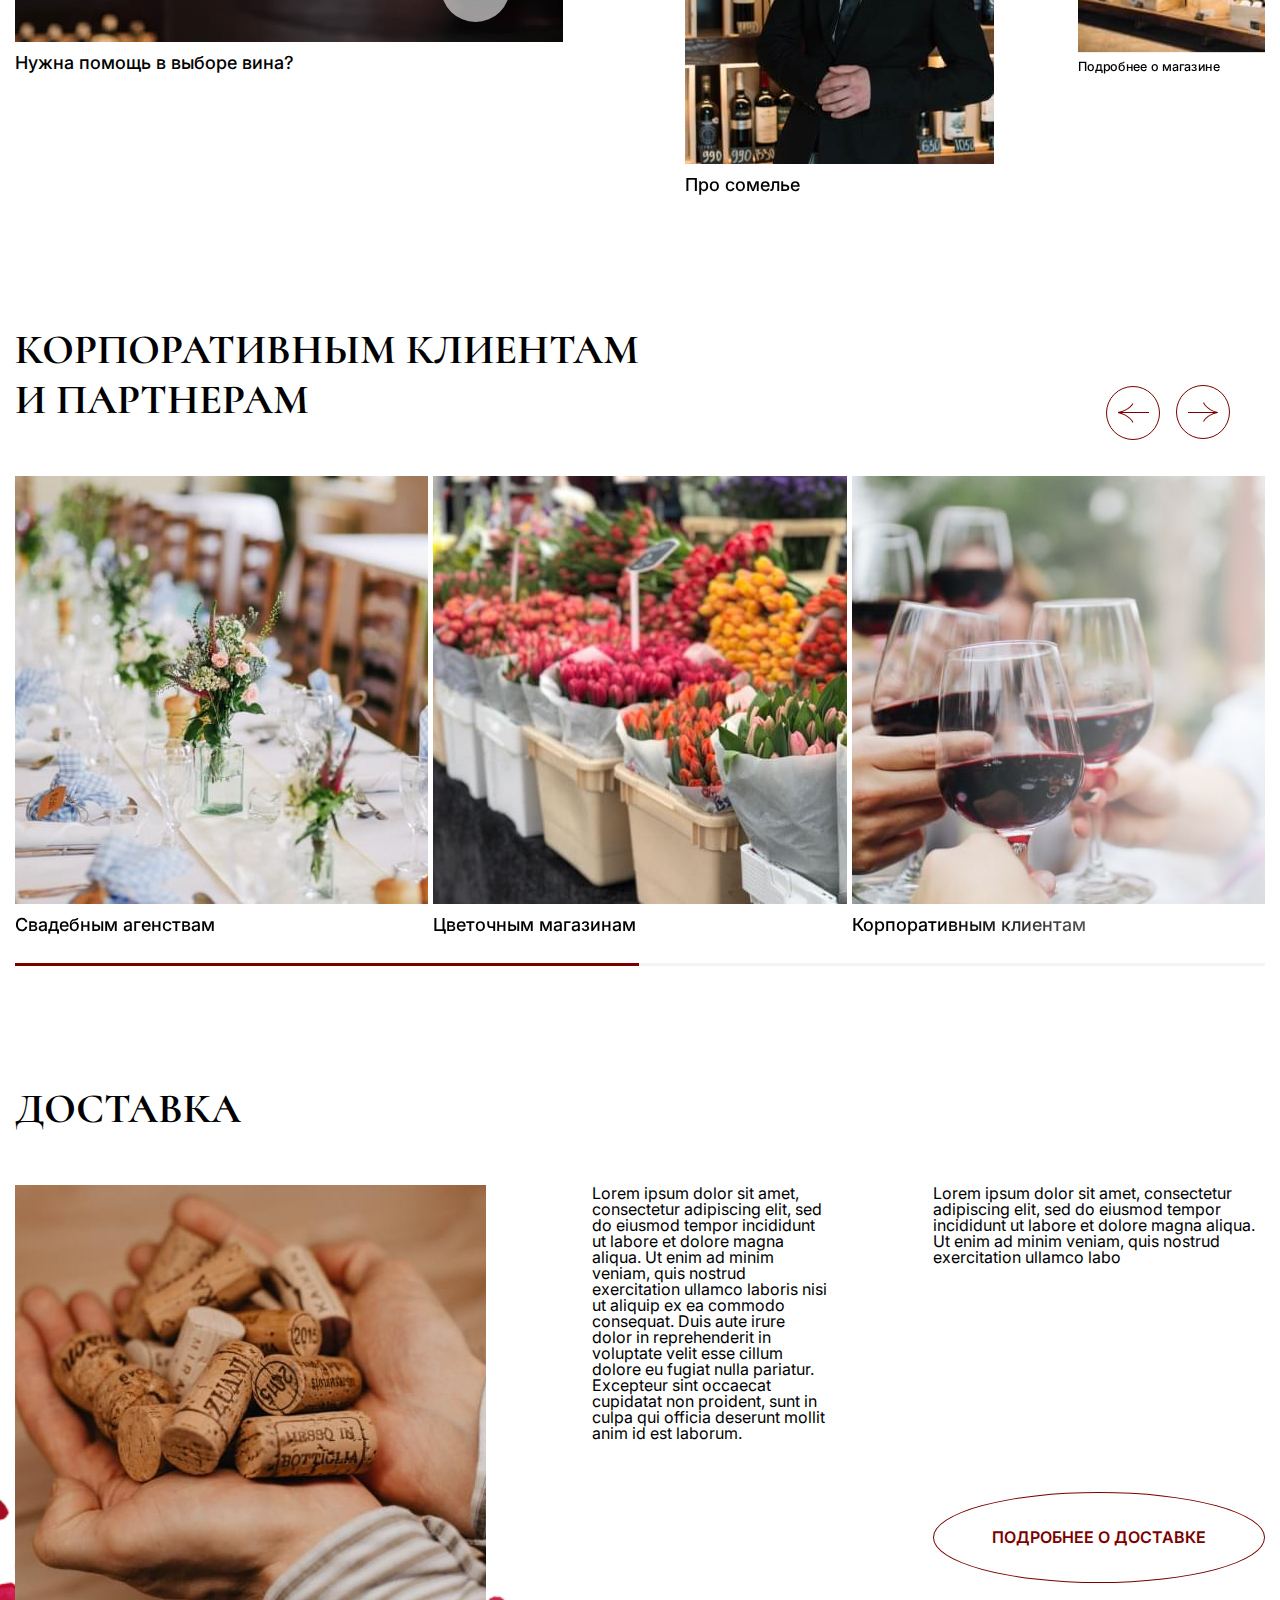
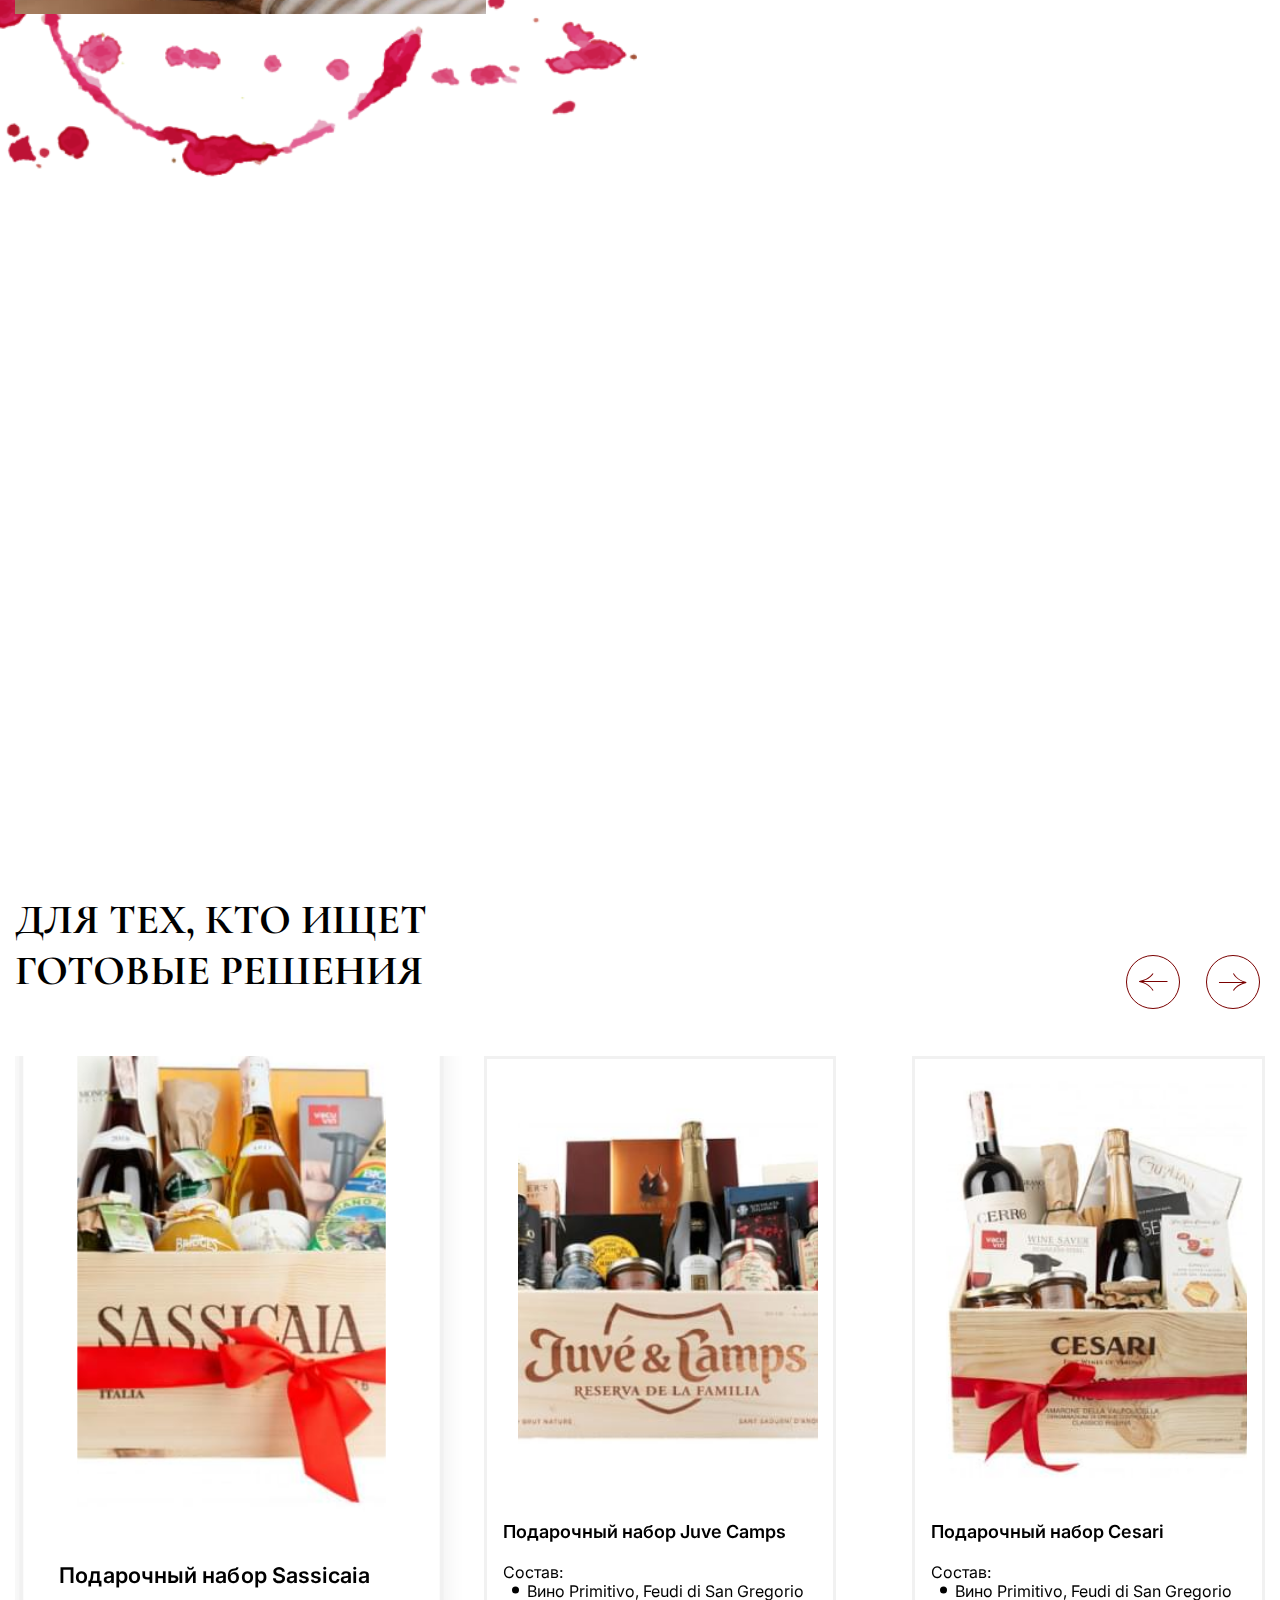
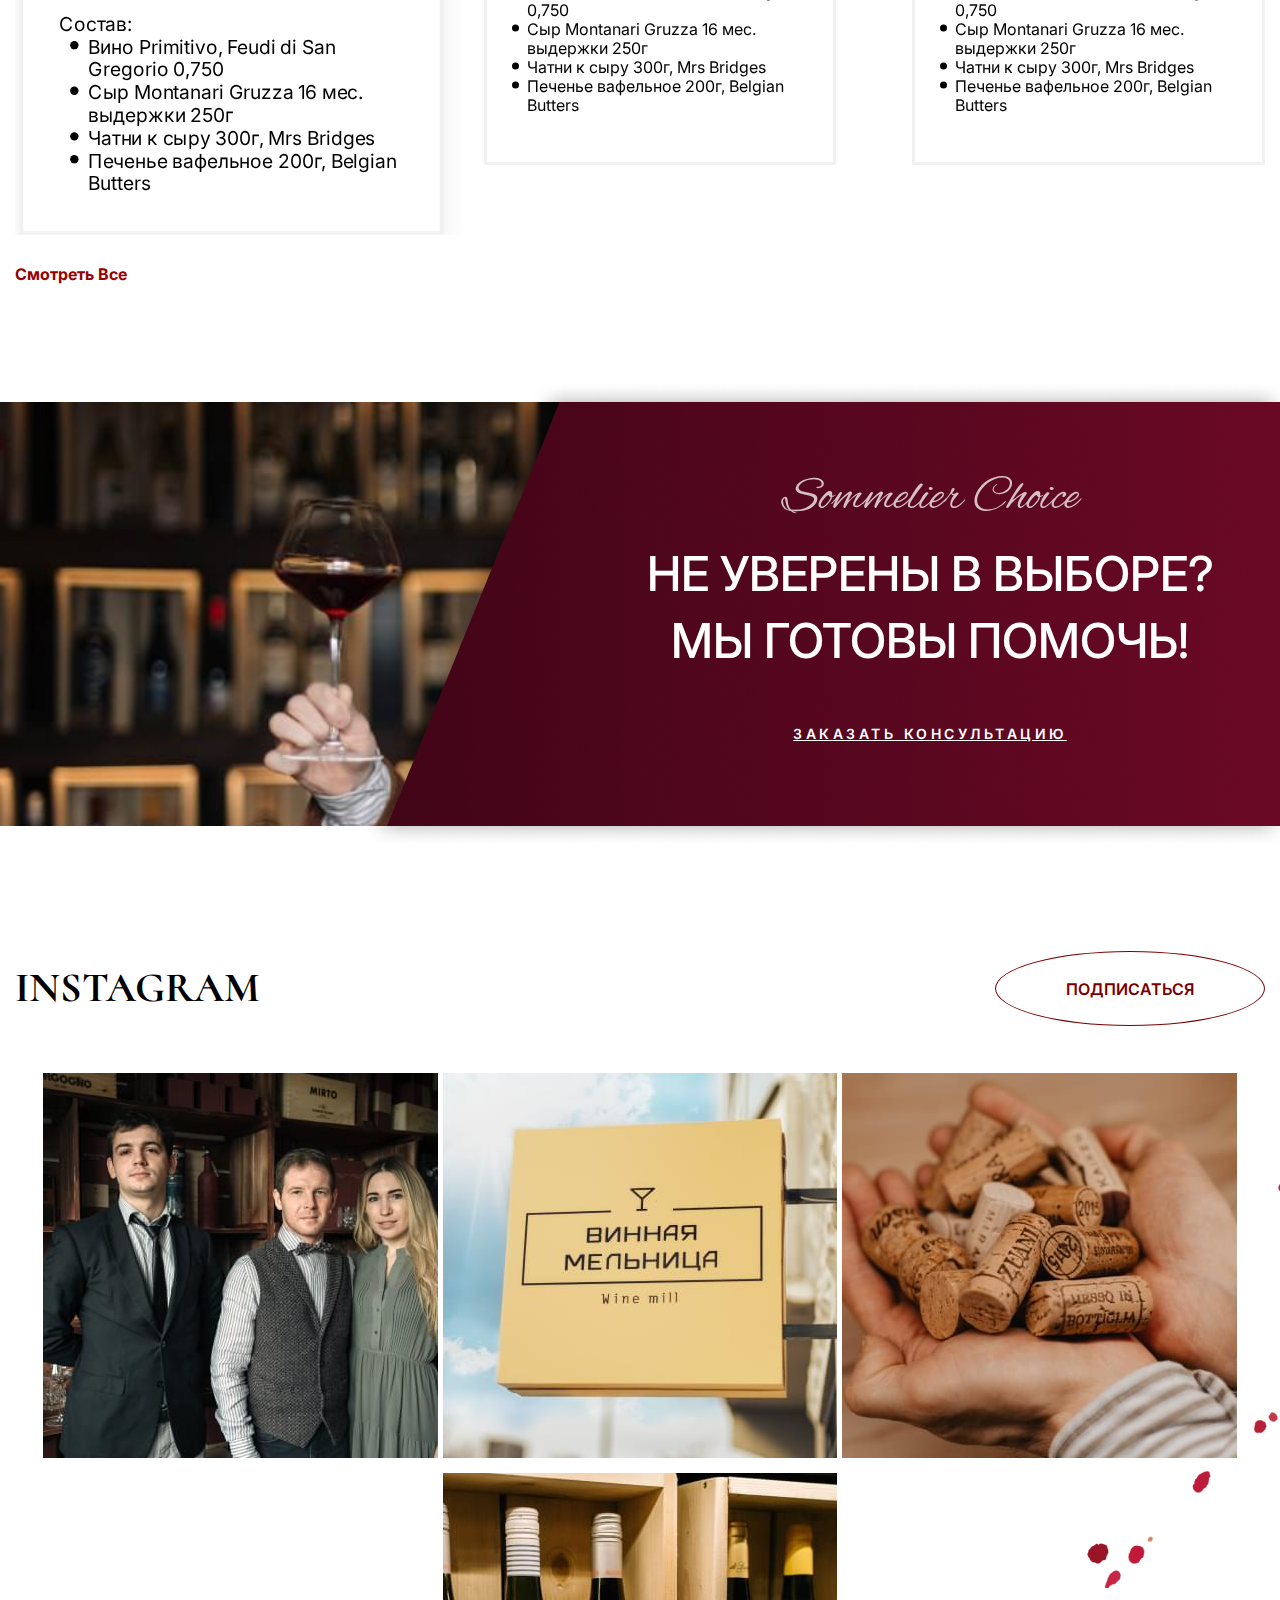
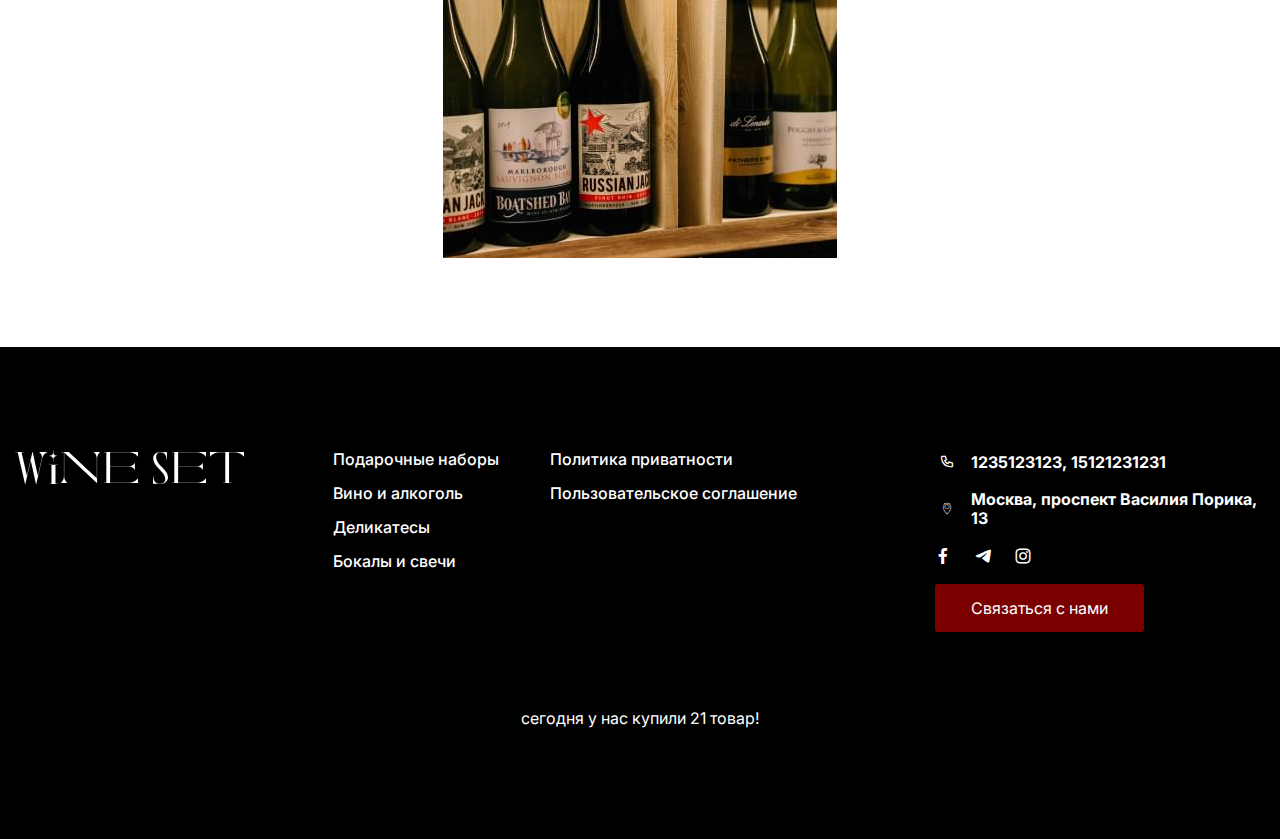
<file: home.html>
<!DOCTYPE html>
<html lang="ru">

<head>
    <title>Главная</title>
    <meta charset="UTF-8">
    <meta name="format-detection" content="telephone=no">
    <!-- <style>body{opacity: 0;}</style> -->
    <link rel="stylesheet" href="css/style.min.css?_v=20220124234013">
    <link rel="shortcut icon" href="favicon.ico">
    <!-- <meta name="robots" content="noindex, nofollow"> -->
    <meta name="viewport" content="width=device-width, initial-scale=1.0">
</head>

<body>
    <div class="wrapper">
        <header class="header">
            <div class="header__background">
                <div class="header__burger-menu burger-menu">
                    <div class="burger-menu__close"><span></span></div>
                    <div class="burger-menu__logo"><img src="img/logo/logo.svg" alt="logo"></div>
                    <ul class="burger-menu__list">
                        <li class="burger-menu__item"><a class="underline-one" href="">Подарочные наборы</a></li>
                        <li class="burger-menu__item"><a class="underline-one" href="">Вино и алкоголь</a></li>
                        <li class="burger-menu__item"><a class="underline-one" href="">Деликатесы</a></li>
                        <li class="burger-menu__item"><a class="underline-one" href="">Бокалы и свечи</a></li>
                    </ul>
                </div>
                <button type="button" class="menu__icon icon-menu"><span></span></button>
                <div class="header__container header-container">
                    <div class="header__top top-header">
                        <div class="top-header__logo">
                            <img src="img/logo/logo.svg" alt="logo">
                        </div>
                        <div data-da=".bottom-header__menu, 767.98, 0" class="top-header__search">
                            <form class="search-header" action="#">
                                <input autocomplete="off" type="text" name="form[]" data-error="Ошибка"
                                    placeholder="Найти напиток..." class="search-header__input">
                                <button type="button" class="search-header__button _icon-search"></button>
                            </form>
                        </div>
                        <div class="top-header__purchase">
                            <div class="top-header__link"><a href="#">Оформить заказ</a></div>
                            <div data-spollers class="top-header__spollers">
                                <div class="top-header__spollers-item">
                                    <button type="button" data-spoller
                                        class="top-header__spollers-title _icon-arrowspoller">Связаться с нами</button>
                                    <div class="top-header__spollers-body">
                                        <div class="spollers-body__contacts">
                                            <div class="spollers-body__header">Контакты<span
                                                    class="closespoller"></span></div>
                                            <div class="spollers-body__descr descr-spollers-body">
                                                <div class="descr-spollers-body__address">
                                                    <address><span>Адрес:</span> г. Москва, ул. Нарвская, 1а, к.2
                                                    </address>
                                                </div>
                                                <div class="descr-spollers-body__phone">
                                                    <span>Телефон:</span> <a href="tel:+79197860276">+79197860276</a>,
                                                    <a href="tel:+79689481268">+79689481268</a>
                                                </div>
                                                <div class="descr-spollers-body__email"><span>Email:</span>
                                                    zakaz@wineset.ru
                                                </div>
                                                <div class="descr-spollers-body__map">
                                                    <iframe
                                                        src="https://www.google.com/maps/embed?pb=!1m18!1m12!1m3!1d3131.220989320983!2d-122.2913689850191!3d38.297547379667584!2m3!1f0!2f0!3f0!3m2!1i1024!2i768!4f13.1!3m3!1m2!1s0x8085065d4143335b%3A0x55150ef653628600!2zMTQyMiAxc3QgU3QsIE5hcGEsIENBIDk0NTU5LCDQodCo0JA!5e0!3m2!1sru!2sru!4v1640615804601!5m2!1sru!2sru"
                                                        width="453" height="177" style="border:0;" allowfullscreen=""
                                                        loading="lazy"></iframe>
                                                </div>
                                                <div class="descr-spollers-body__social">
                                                    <a href="#"
                                                        class="descr-spollers-body__social-link _icon-instagram"></a>
                                                    <a href="#" class="descr-spollers-body__social-link _icon-TG"></a>
                                                    <a href="#"
                                                        class="descr-spollers-body__social-link _icon-facebook"></a>
                                                </div>
                                                <div class="descr-spollers-body__button">
                                                    <button type="submit" class="button">Узнать больше</button>
                                                </div>
                                            </div>
                                        </div>
                                    </div>
                                </div>
                            </div>
                        </div>
                    </div>
                </div>
            </div>
            <div class="header__bottom bottom-header">
                <div class="bottom-header__container">
                    <div class="bottom-header__menu menu-bottom">
                        <nav class="menu-bottom__body">
                            <div data-spollers data-one-spoller class="menu-bottom__spollers">
                                <div class="menu-bottom__spollers-item">
                                    <button type="button" data-spoller data-one-spoller
                                        class="menu-bottom__spollers-title _icon-arrowspoller">Подарочные
                                        наборы</button>
                                    <div class="menu-bottom__spollers-body">
                                        <div class="menu-bottom__spollers-body-block">
                                            <div class="menu-bottom__spollers-body-item">
                                                <a href="menu-bottom__spollers-body-link">Вино</a>
                                            </div>
                                            <div class="menu-bottom__spollers-body-item">
                                                <a href="menu-bottom__spollers-body-link">Игристое</a>
                                            </div>
                                            <div class="menu-bottom__spollers-body-item">
                                                <a href="menu-bottom__spollers-body-link">Шампанское</a>
                                            </div>
                                            <div class="menu-bottom__spollers-body-item">
                                                <a href="menu-bottom__spollers-body-link">Вино и алкоголь</a>
                                            </div>
                                            <div class="menu-bottom__spollers-body-item">
                                                <a href="menu-bottom__spollers-body-link">Виски</a>
                                            </div>
                                            <div class="menu-bottom__spollers-body-item">
                                                <a href="menu-bottom__spollers-body-link">Водка</a>
                                            </div>
                                            <div class="menu-bottom__spollers-body-item">
                                                <a href="menu-bottom__spollers-body-link">Кальвадос</a>
                                            </div>
                                            <div class="menu-bottom__spollers-body-item">
                                                <a href="menu-bottom__spollers-body-link">Другие напитки</a>
                                            </div>
                                        </div>
                                    </div>
                                </div>
                                <div class="menu-bottom__spollers-item">
                                    <button type="button" data-spoller data-one-spoller
                                        class="menu-bottom__spollers-title _icon-arrowspoller">Вино и алкоголь</button>
                                    <div class="menu-bottom__spollers-body">
                                        <div class="menu-bottom__spollers-body-block">
                                            <div class="menu-bottom__spollers-body-item">
                                                <a href="menu-bottom__spollers-body-link">Вино</a>
                                            </div>
                                            <div class="menu-bottom__spollers-body-item">
                                                <a href="menu-bottom__spollers-body-link">Игристое</a>
                                            </div>
                                            <div class="menu-bottom__spollers-body-item">
                                                <a href="menu-bottom__spollers-body-link">Шампанское</a>
                                            </div>
                                            <div class="menu-bottom__spollers-body-item">
                                                <a href="menu-bottom__spollers-body-link">Вино и алкоголь</a>
                                            </div>
                                            <div class="menu-bottom__spollers-body-item">
                                                <a href="menu-bottom__spollers-body-link">Виски</a>
                                            </div>
                                            <div class="menu-bottom__spollers-body-item">
                                                <a href="menu-bottom__spollers-body-link">Водка</a>
                                            </div>
                                            <div class="menu-bottom__spollers-body-item">
                                                <a href="menu-bottom__spollers-body-link">Кальвадос</a>
                                            </div>
                                            <div class="menu-bottom__spollers-body-item">
                                                <a href="menu-bottom__spollers-body-link">Другие напитки</a>
                                            </div>
                                        </div>
                                    </div>
                                </div>
                                <div class="menu-bottom__spollers-item">
                                    <button type="button" data-spoller data-one-spoller
                                        class="menu-bottom__spollers-title _icon-arrowspoller">Деликатесы</button>
                                    <div class="menu-bottom__spollers-body">
                                        <div class="menu-bottom__spollers-body-block">
                                            <div class="menu-bottom__spollers-body-item">
                                                <a href="menu-bottom__spollers-body-link">Вино</a>
                                            </div>
                                            <div class="menu-bottom__spollers-body-item">
                                                <a href="menu-bottom__spollers-body-link">Игристое</a>
                                            </div>
                                            <div class="menu-bottom__spollers-body-item">
                                                <a href="menu-bottom__spollers-body-link">Шампанское</a>
                                            </div>
                                            <div class="menu-bottom__spollers-body-item">
                                                <a href="menu-bottom__spollers-body-link">Вино и алкоголь</a>
                                            </div>
                                            <div class="menu-bottom__spollers-body-item">
                                                <a href="menu-bottom__spollers-body-link">Виски</a>
                                            </div>
                                            <div class="menu-bottom__spollers-body-item">
                                                <a href="menu-bottom__spollers-body-link">Водка</a>
                                            </div>
                                            <div class="menu-bottom__spollers-body-item">
                                                <a href="menu-bottom__spollers-body-link">Кальвадос</a>
                                            </div>
                                            <div class="menu-bottom__spollers-body-item">
                                                <a href="menu-bottom__spollers-body-link">Другие напитки</a>
                                            </div>
                                        </div>
                                    </div>
                                </div>
                                <div class="menu-bottom__spollers-item">
                                    <button type="button" data-spoller data-one-spoller
                                        class="menu-bottom__spollers-title _icon-arrowspoller">Бокалы и свечи</button>
                                    <div class="menu-bottom__spollers-body">
                                        <div class="menu-bottom__spollers-body-block">
                                            <div class="menu-bottom__spollers-body-item">
                                                <a href="menu-bottom__spollers-body-link">Вино</a>
                                            </div>
                                            <div class="menu-bottom__spollers-body-item">
                                                <a href="menu-bottom__spollers-body-link">Игристое</a>
                                            </div>
                                            <div class="menu-bottom__spollers-body-item">
                                                <a href="menu-bottom__spollers-body-link">Шампанское</a>
                                            </div>
                                            <div class="menu-bottom__spollers-body-item">
                                                <a href="menu-bottom__spollers-body-link">Вино и алкоголь</a>
                                            </div>
                                            <div class="menu-bottom__spollers-body-item">
                                                <a href="menu-bottom__spollers-body-link">Виски</a>
                                            </div>
                                            <div class="menu-bottom__spollers-body-item">
                                                <a href="menu-bottom__spollers-body-link">Водка</a>
                                            </div>
                                            <div class="menu-bottom__spollers-body-item">
                                                <a href="menu-bottom__spollers-body-link">Кальвадос</a>
                                            </div>
                                            <div class="menu-bottom__spollers-body-item">
                                                <a href="menu-bottom__spollers-body-link">Другие напитки</a>
                                            </div>
                                        </div>
                                    </div>
                                </div>
                            </div>
                        </nav>
                        <div data-spollers data-one-spoller class="menu-bottom__cart cart-menu-bottom">
                            <div class="mini-heart">
                                <button data-spoller class="cart-menu-bottom__heart _icon-heart"><span>0</span></button>
                                <div class="mini-heart__wrapper">
                                    <div class="mini-cart__title">Ваш список желаний<span class="closespoller"></span>
                                    </div>
                                    <div class="mini-cart__body body-mini_cart">
                                        <div data-simplebar class="forScrollHeart">
                                            <div class="body-mini_heart__wrapper"></div>
                                        </div>
                                        <button type="submit" class="total-mini_cart__btn">Оформить заказ</button>
                                    </div>
                                </div>
                            </div>
                            <div class="mini-cart">
                                <button type="button" data-spoller
                                    class="cart-menu-bottom__cart _icon-cart"><span>0</span></button>
                                <div class="mini-cart__wrapper">
                                    <div class="mini-cart__title">Ваша корзина<span class="closespoller"></span></div>
                                    <div class="mini-cart__body body-mini_cart">
                                        <div data-simplebar class="forscroll">
                                            <div class="body-mini_cart__wrapper"></div>
                                        </div>
                                        <div class="body-mini_cart__footer footer-mini_cart">
                                            <div class="footer-mini_cart__total total-mini_cart">
                                                <div class="total-mini_cart__text">Итого</div>
                                                <div class="total-mini_cart__price">0 р</div>
                                            </div>
                                            <div class="total-mini_cart__delivery">Важная и не очень информация по
                                                поводу
                                                доставки</div>
                                            <button type="submit" class="total-mini_cart__btn">Оформить заказ</button>
                                        </div>
                                    </div>
                                </div>
                            </div>
                        </div>
                    </div>
                </div>
            </div>
        </header>
        <main class="page-home">
            <div class="home__slider">
                <div class="home__swiper">
                    <div class="home__slide slide-home slide-width">
                        <img class="slide-home__before" src="img/home/slider1-left.jpg" alt="picture">
                        <picture>
                            <source media="(max-width: 799px)" srcset="img/home/redbg.jpg">
                            <source media="(min-width: 800px)" srcset="img/home/slider1-right.png">
                            <img class="slide-home__after" src="img/home/slider1-right.png" alt="picture">
                        </picture>
                        <div class="slide-home__descr descr-home-slide">
                            <div class="descr-home-slide__text1">Special offer</div>
                            <div class="descr-home-slide__text2">glasses <br> & сandles</div>
                            <div class="descr-home-slide__text3"><a href="#">СОЗДАЙ СВОЙ ВИННЫЙ СЕТ</a></div>
                        </div>
                    </div>
                    <div class="home__slide slide-width slide-home slide-width">
                        <img class="slide-home__before" src="img/home/slider2-left.jpg" alt="">
                        <img class="slide-home__after" src="img/home/slider1-right.png" alt="">
                        <div class="slide-home__descr descr-home-slide">
                            <div class="descr-home-slide__text1">Special offer</div>
                            <div class="descr-home-slide__text2">glasses <br> & сandles</div>
                            <div class="descr-home-slide__text3"><a href="#">СОЗДАЙ СВОЙ ВИННЫЙ СЕТ</a></div>
                        </div>
                    </div>
                    <div class="home__slide slide-width slide-home slide-width">
                        <img class="slide-home__before" src="img/home/slider3-left.jpg" alt="">
                        <img class="slide-home__after" src="img/home/slider1-right.png" alt="">
                        <div class="slide-home__descr descr-home-slide">
                            <div class="descr-home-slide__text1">Special offer</div>
                            <div class="descr-home-slide__text2">rIEDEL WING’S <br> WINE SET</div>
                            <div class="descr-home-slide__text3"><a href="#">ЗАКАЗАТЬ БОКАЛЫ RIEDEL</a></div>
                        </div>
                    </div>
                    <div class="home__slide slide-width slide-home slide-width">
                        <img class="slide-home__before" src="img/home/slider4-left.jpg" alt="">
                        <img class="slide-home__after" src="img/home/slider1-right.png" alt="">
                        <div class="slide-home__descr descr-home-slide">
                            <div class="descr-home-slide__text1">Special offer</div>
                            <div class="descr-home-slide__text2">MAXITO’S <br> HAMON</div>
                            <div class="descr-home-slide__text3"><a href="#">ЗАКАЗАТЬ ДЕЛИКАТЕСЫ МАКСИТО</a></div>
                        </div>
                    </div>
                    <div class="home__slide slide-width slide-home slide-width">
                        <img class="slide-home__before" src="img/home/slider4-left.jpg" alt="">
                        <img class="slide-home__after" src="img/home/slider1-right.png" alt="">
                        <div class="slide-home__descr descr-home-slide">
                            <div class="descr-home-slide__text1">Special offer</div>
                            <div class="descr-home-slide__text2">YARDEN <br> HIGH TIER WINES</div>
                            <div class="descr-home-slide__text3"><a href="#">ЗАКАЗАТЬ ВИНО YARDEN</a></div>
                        </div>
                    </div>
                </div>
                <div class="home__slider-left">
                    <img src="img/iconsfont/arrow-left.svg" alt="arrow">
                </div>
                <div class="home__slider-right">
                    <img src="img/iconsfont/arrow-right.svg" alt="arrow">
                </div>
                <div class="slider-quality__pagging"></div>
            </div>
            <div class="home__slider-bottom">
                <div class="bottom__slider">
                    <div class="bottom__swiper">
                        <div class="bottom__slide">
                            <div class="bottom__slide-img -ibg">
                                <img src="img/home/delicacies.jpg" alt="picture">
                                <div class="bottom__slide-img-text">BASKET OF DELICACIES</div>
                            </div>
                        </div>
                        <div class="bottom__slide">
                            <div class="bottom__slide-img -ibg">
                                <img src="img/home/wine.jpg" alt="picture">
                            </div>
                            <div class="bottom__slide-img-text">FRENCH WINE</div>
                        </div>
                        <div class="bottom__slide">
                            <div class="bottom__slide-img -ibg">
                                <img src="img/home/argentina.jpg" alt="picture">
                            </div>
                            <div class="bottom__slide-img-text">TENUTA ARGENTIERA</div>
                        </div>
                    </div>
                </div>
                <div class="bottom__slider-right">
                    <img src="img/iconsfont/arrow-right.svg" alt="arrow">
                </div>
                <div class="slider-quality__pagging-bottom"></div>
            </div>
            <dvi class="special">
                <div class="special__container">
                    <div class="special__bg"><img src="img/special/bg.png" alt="picture"></div>
                    <h1 class="special__title title">Что делает нас <br> особенными?</h1>
                    <div class="special__wrapper">
                        <div class="special__item">
                            <div class="special__item-img -ibg"><img src="img/special/about-wine.jpg" alt="picture">
                            </div>
                            <div class="special__item-about">Нужна помощь в выборе вина?</div>
                            <div class="special__slider-right"><img src="img/iconsfont/arrow-right.svg" alt="picture">
                            </div>
                        </div>
                        <div class="special__slider">
                            <div class="special__swiper">
                                <div class="special__slide slide-special">
                                    <div class="slide-special__descr">Lorem ipsum dolor sit amet, consectetur adipiscing
                                        elit, sed do eiusmod tempor incididunt ut labore et dolore magna
                                        aliqua. Ut enim ad minim veniam, quis nostrud exercitation ullamco laboris nisi
                                        ut aliquip ex ea commodo consequat.</div>
                                    <div class="slide-special__img -ibg"><img src="img/special/about-sommelier.jpg"
                                            alt="picture"></div>
                                    <div class="slide-special__about">Про сомелье</div>
                                </div>
                                <div class="special__slide slide-special">
                                    <div class="slide-special__descr">Lorem ipsum dolor sit amet, consectetur adipiscing
                                        elit, sed do eiusmod tempor incididunt ut labore et dolore magna
                                        aliqua. Ut enim ad minim veniam, quis nostrud exercitation ullamco labo</div>
                                    <div class="slide-special__img -ibg"><img src="img/special/about-shop.jpg"
                                            alt="picture"></div>
                                    <div class="slide-special__about">Подробнее о магазине</div>
                                </div>
                            </div>
                        </div>
                        <div class="slider-quality__pagging-special"></div>
                    </div>
                </div>
            </dvi>
            <div class="corporate">
                <div class="corporate__container">
                    <h2 class="corporate__title title">Корпоративным клиентам <br> и партнерам</h2>
                    <div class="corporate__slider-left"><img src="img/iconsfont/leftredarrow.svg" alt="picture"></div>
                    <div class="corporate__slider-right"><img src="img/iconsfont/rightredarrow.svg" alt="picture">
                    </div>
                    <div class="corporate__slider">
                        <div class="corporate__swiper">
                            <div class="corporate__slide slide-corporate">
                                <div class="slide-corporate__img">
                                    <img src="img/corporate/slide1.jpg" alt="picture">
                                </div>
                                <div class="slide-corporate__text">Свадебным агенствам</div>
                            </div>
                            <div class="corporate__slide slide-corporate">
                                <div class="slide-corporate__img">
                                    <img src="img/corporate/slide2.jpg" alt="picture">
                                </div>
                                <div class="slide-corporate__text">Цветочным магазинам</div>
                            </div>
                            <div class="corporate__slide slide-corporate">
                                <div class="slide-corporate__img">
                                    <img src="img/corporate/slide3.jpg" alt="picture">
                                </div>
                                <div class="slide-corporate__text">Корпоративным клиентам</div>
                            </div>
                            <div class="corporate__slide slide-corporate">
                                <div class="slide-corporate__img">
                                    <img src="img/corporate/slide1.jpg" alt="picture">
                                </div>
                                <div class="slide-corporate__text">Свадебным агенствам</div>
                            </div>
                            <div class="corporate__slide slide-corporate">
                                <div class="slide-corporate__img">
                                    <img src="img/corporate/slide2.jpg" alt="picture">
                                </div>
                                <div class="slide-corporate__text">Цветочным магазинам</div>
                            </div>
                            <div class="corporate__slide slide-corporate">
                                <div class="slide-corporate__img">
                                    <img src="img/corporate/slide3.jpg" alt="picture">
                                </div>
                                <div class="slide-corporate__text">Корпоративным клиентам</div>
                            </div>
                        </div>
                        <div class="swiper-scrollbar"></div>
                    </div>
                </div>
            </div>
            <div class="delivery">
                <div class="delivery__bg"><img src="img/delivery/bg.png" alt="picture"></div>
                <div class="delivery__container">
                    <h2 class="delivery__title title">доставка</h2>
                    <div class="delivery__about about-delivery">
                        <div data-da=".delivery__container, 991.98, 1" class="about-delivery__img -ibg"><img
                                src="img/delivery/picture.jpg" alt="picture"></div>
                        <div class="about-delivery__text1">Lorem ipsum dolor sit amet, consectetur adipiscing elit, sed
                            do eiusmod tempor incididunt ut labore et dolore magna
                            aliqua. Ut enim ad minim veniam, quis nostrud exercitation ullamco laboris nisi ut aliquip
                            ex ea commodo consequat. Duis
                            aute irure dolor in reprehenderit in voluptate velit esse cillum dolore eu fugiat nulla
                            pariatur. Excepteur sint
                            occaecat cupidatat non proident, sunt in culpa qui officia deserunt mollit anim id est
                            laborum.</div>
                        <div class="about-delivery__text2">
                            <p>Lorem ipsum dolor sit amet, consectetur adipiscing elit, sed do eiusmod tempor incididunt
                                ut labore et dolore magna
                                aliqua. Ut enim ad minim veniam, quis nostrud exercitation ullamco labo</p>
                            <div class="about-delivery__link">
                                <a href="#">ПОДРОБНЕЕ О ДОСТАВКЕ</a>
                            </div>
                        </div>
                    </div>
                </div>
                <div class="delivery__map">
                    <iframe
                        src="https://www.google.com/maps/embed?pb=!1m18!1m12!1m3!1d3131.217718929955!2d-122.29080035670795!3d38.297623159823026!2m3!1f0!2f0!3f0!3m2!1i1024!2i768!4f13.1!3m3!1m2!1s0x8085065d4143335b%3A0x55150ef653628600!2zMTQyMiAxc3QgU3QsIE5hcGEsIENBIDk0NTU5LCDQodCo0JA!5e0!3m2!1sru!2sru!4v1641399112718!5m2!1sru!2sru"
                        width="100%" height="571" style="border:0;" allowfullscreen="" loading="lazy"></iframe>
                </div>
            </div>
            <div class="gift">
                <div class="gift__container">
                    <h2 class="gift__title title">Для тех, кто ищет <br> готовые решения</h2>
                    <div class="gift__slider-left"><img src="img/iconsfont/leftredarrow.svg" alt="picture"></div>
                    <div class="gift__slider-right"><img src="img/iconsfont/rightredarrow.svg" alt="picture"></div>
                    <div class="gift__slider">
                        <div class="gift__swiper">
                            <div class="gift__slide slide-gift">
                                <div class="slide-gift__img"><img src="img/gift/slide1.jpg" alt="picture"></div>
                                <div class="slide-gift__title">Подарочный набор Sassicaia</div>
                                <div class="slide-gift__subtitle">Состав:</div>
                                <ul class="slide-gift__compound">
                                    <li class="slide-gift__descr">Вино Primitivo, Feudi di San Gregorio 0,750</li>
                                    <li class="slide-gift__descr">Сыр Montanari Gruzza 16 мес. выдержки 250г</li>
                                    <li class="slide-gift__descr">Чатни к сыру 300г, Mrs Bridges</li>
                                    <li class="slide-gift__descr">Печенье вафельное 200г, Belgian Butters</li>
                                </ul>
                            </div>
                            <div class="gift__slide slide-gift">
                                <div class="slide-gift__img"><img src="img/gift/slide2.jpg" alt="picture"></div>
                                <div class="slide-gift__title">Подарочный набор Juve Camps</div>
                                <div class="slide-gift__subtitle">Состав:</div>
                                <ul class="slide-gift__compound">
                                    <li class="slide-gift__descr">Вино Primitivo, Feudi di San Gregorio 0,750</li>
                                    <li class="slide-gift__descr">Сыр Montanari Gruzza 16 мес. выдержки 250г</li>
                                    <li class="slide-gift__descr">Чатни к сыру 300г, Mrs Bridges</li>
                                    <li class="slide-gift__descr">Печенье вафельное 200г, Belgian Butters</li>
                                </ul>
                            </div>
                            <div class="gift__slide slide-gift">
                                <div class="slide-gift__img"><img src="img/gift/slide3.jpg" alt="picture"></div>
                                <div class="slide-gift__title">Подарочный набор Cesari</div>
                                <div class="slide-gift__subtitle">Состав:</div>
                                <ul class="slide-gift__compound">
                                    <li class="slide-gift__descr">Вино Primitivo, Feudi di San Gregorio 0,750</li>
                                    <li class="slide-gift__descr">Сыр Montanari Gruzza 16 мес. выдержки 250г</li>
                                    <li class="slide-gift__descr">Чатни к сыру 300г, Mrs Bridges</li>
                                    <li class="slide-gift__descr">Печенье вафельное 200г, Belgian Butters</li>
                                </ul>
                            </div>
                            <div class="gift__slide slide-gift">
                                <div class="slide-gift__img"><img src="img/gift/slide4.jpg" alt="picture"></div>
                                <div class="slide-gift__title">Подарочный набор P.V. Restituta</div>
                                <div class="slide-gift__subtitle">Состав:</div>
                                <ul class="slide-gift__compound">
                                    <li class="slide-gift__descr">Вино Primitivo, Feudi di San Gregorio 0,750</li>
                                    <li class="slide-gift__descr">Сыр Montanari Gruzza 16 мес. выдержки 250г</li>
                                    <li class="slide-gift__descr">Чатни к сыру 300г, Mrs Bridges</li>
                                    <li class="slide-gift__descr">Печенье вафельное 200г, Belgian Butters</li>
                                </ul>
                            </div>
                        </div>
                    </div>
                    <div class="gift__more"><a href="#">Смотреть все</a></div>
                </div>
            </div>
            <div class="consultation">
                <div class="slide-home consultation-img">
                    <img class="slide-home__before" src="img/consultation/1.jpg" alt="picture">
                    <picture>
                        <source media="(max-width: 799px)" srcset="img/home/redbg.jpg">
                        <source media="(min-width: 800px)" srcset="img/home/slider1-right.png">
                        <img class="slide-home__after" src="img/home/slider1-right.png" alt="picture">
                    </picture>
                    <div class="slide-home__descr descr-home-slide">
                        <div class="descr-home-slide__text1">Sommelier Choice</div>
                        <h2 class="descr-home-slide__text2">НЕ УВЕРЕНЫ В ВЫБОРЕ? <br> МЫ ГОТОВЫ ПОМОЧЬ!</h2>
                        <div class="descr-home-slide__text3"><a href="#">ЗАКАЗАТЬ КОНСУЛЬТАЦИЮ</a></div>
                    </div>
                </div>
            </div>
            <div class="instagram">
                <div class="instagram__bg"><img src="img/instagram/bg.png" alt="picture"></div>
                <div class="instagram__container">
                    <div class="instagram__header header-instagram">
                        <h2 class="header-instagram__title title">instagram</h2>
                        <div class="header-instagram__btn"><a href="#">подписаться</a></div>
                    </div>
                    <div class="instagram__pictures pictures-instagram">
                        <div class="pictures-instagram__img"><img src="img/instagram/1.jpg" alt="picture"></div>
                        <div class="pictures-instagram__img"><img src="img/instagram/2.jpg" alt="picture"></div>
                        <div class="pictures-instagram__img"><img src="img/instagram/3.jpg" alt="picture"></div>
                        <div class="pictures-instagram__img"><img src="img/instagram/4.jpg" alt="picture"></div>
                    </div>
                </div>
            </div>
        </main>
        <footer class="footer">
            <div class="footer__container">
                <div class="footer__wrapper">
                    <div class="footer__logo"><img src="img/logo/logo.svg" alt="picture"></div>
                    <div class="footer__menu menu-footer">
                        <div class="menu-footer__item"><a href="#">Подарочные наборы</a></div>
                        <div class="menu-footer__item"><a href="#">Вино и алкоголь</a></div>
                        <div class="menu-footer__item"><a href="#">Деликатесы</a></div>
                        <div class="menu-footer__item"><a href="#">Бокалы и свечи</a></div>
                    </div>
                    <div class="footer__confidential confidential-footer">
                        <div class="confidential-footer__item"><a href="#">Политика приватности</a></div>
                        <div class="confidential-footer__item"><a href="#">Пользовательское соглашение</a></div>
                    </div>
                    <div class="footer__contacts contacts-footer">
                        <div class="contacts-footer__phone _icon-phone"><a href="tel:+71235123123">1235123123,
                                15121231231</a>
                        </div>
                        <address class="contacts-footer__address _icon-location">Москва, проспект Василия Порика, 13
                        </address>
                        <div class="contacts-footer__social social-footer">
                            <div class="social-footer__facebook _icon-facebook"><a href="#"></a></div>
                            <div class="social-footer__TG _icon-TG"><a href="#"></a></div>
                            <div class="social-footer__instagram _icon-instagram"><a href="#"></a></div>
                        </div>
                        <div class="contacts-footer__btn"><a href="#">Связаться с нами</a></div>
                    </div>
                </div>
                <div class="footer__buy">сегодня у нас купили <span>21</span> товар!</div>
            </div>
        </footer>
    </div>
    <!-- <div id="popup" aria-hidden="true" class="popup">
    <div class="popup__wrapper">
        <div class="popup__content">
            <div class="popup__text text-popup">
                <div class="text-popup__title">Для доступа на сайт необходимо <br> подтвердить возраст</div>
                <div class="text-popup__about">Сайт содержит информацию, не рекомендованную для лиц,
                    не достигших совершеннолетнего возраста. Сведения,
                    размещенные на сайте носят исключительно
                    информационный характр и предназначены только для
                    личного использования.</div>
                <button data-close type="button" class="popup__close">мне исполнилось 18 лет</button>
            </div>
            <div class="popup__content-18"><img src="img/popup/18.svg" alt="svg"></div>
        </div>
    </div>
</div> -->
    <script src="js/app.min.js?_v=20220124234013"></script>
</body>

</html>
</file>
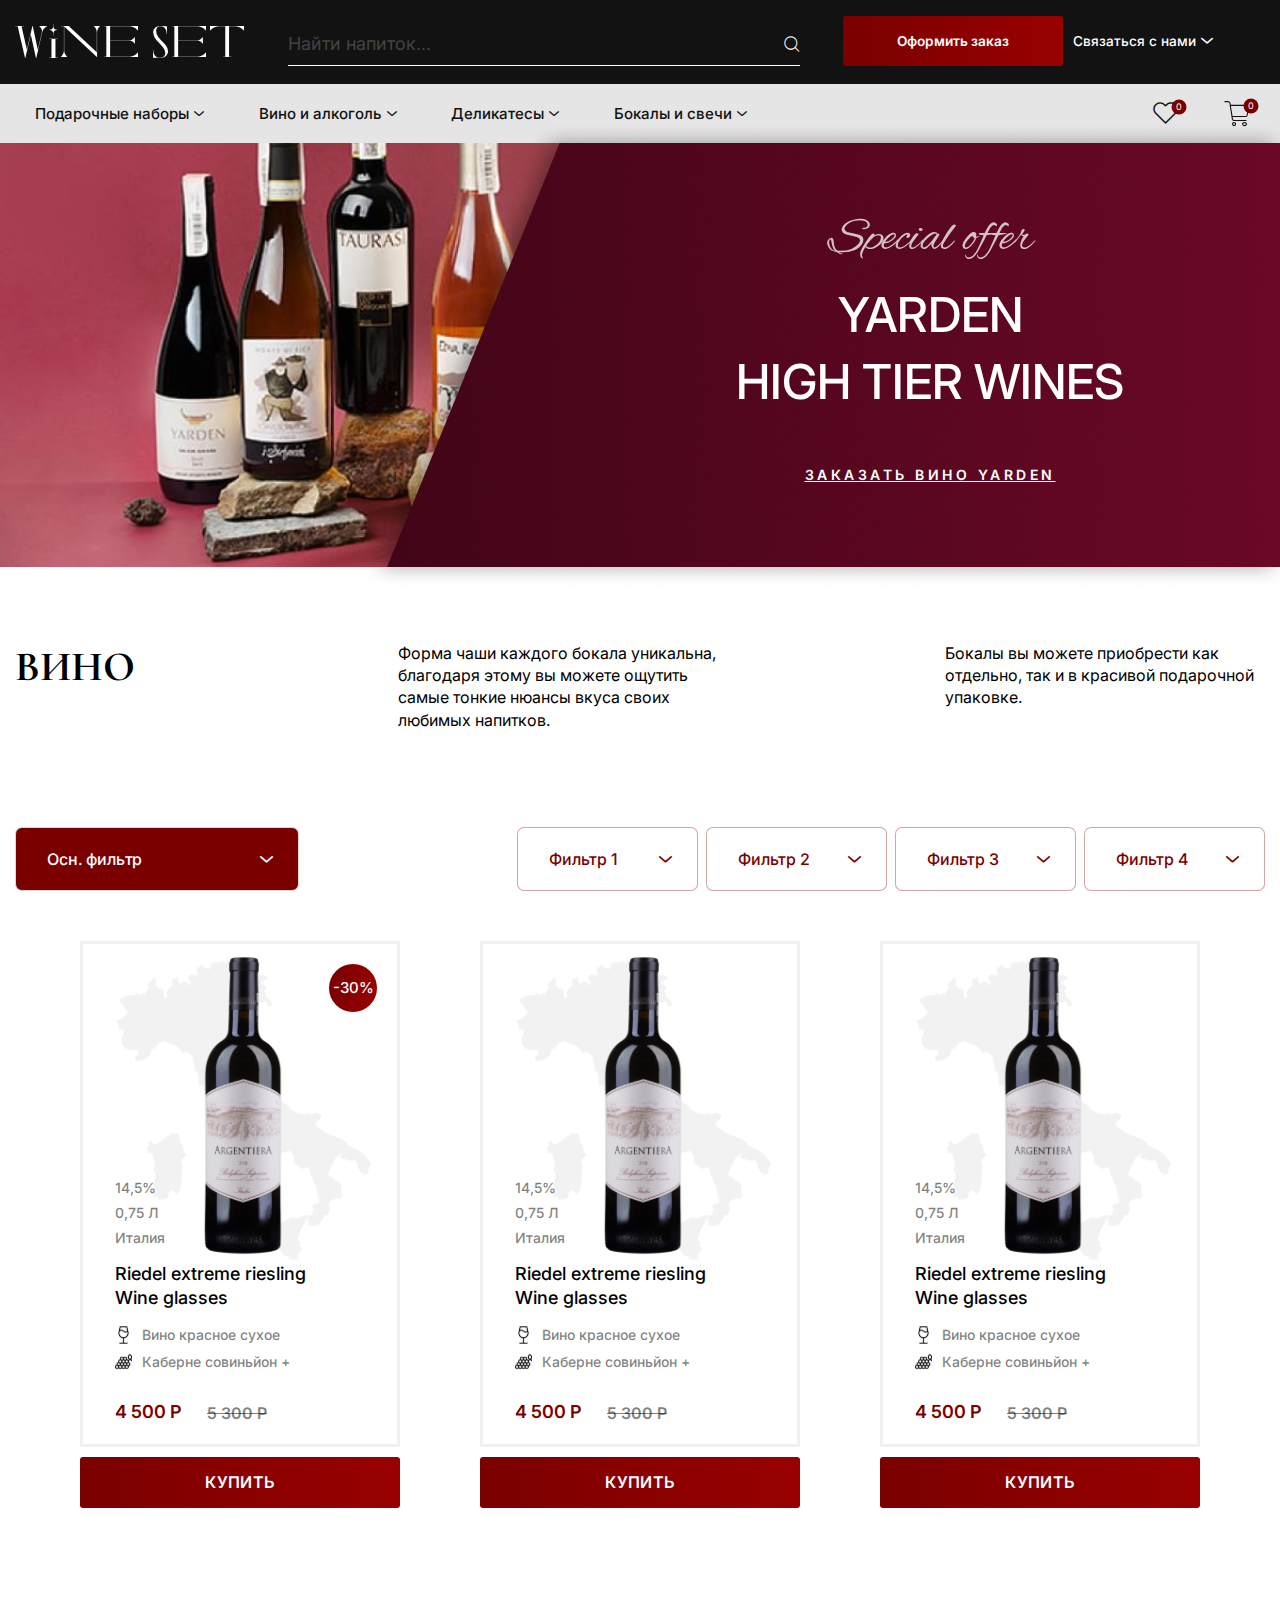
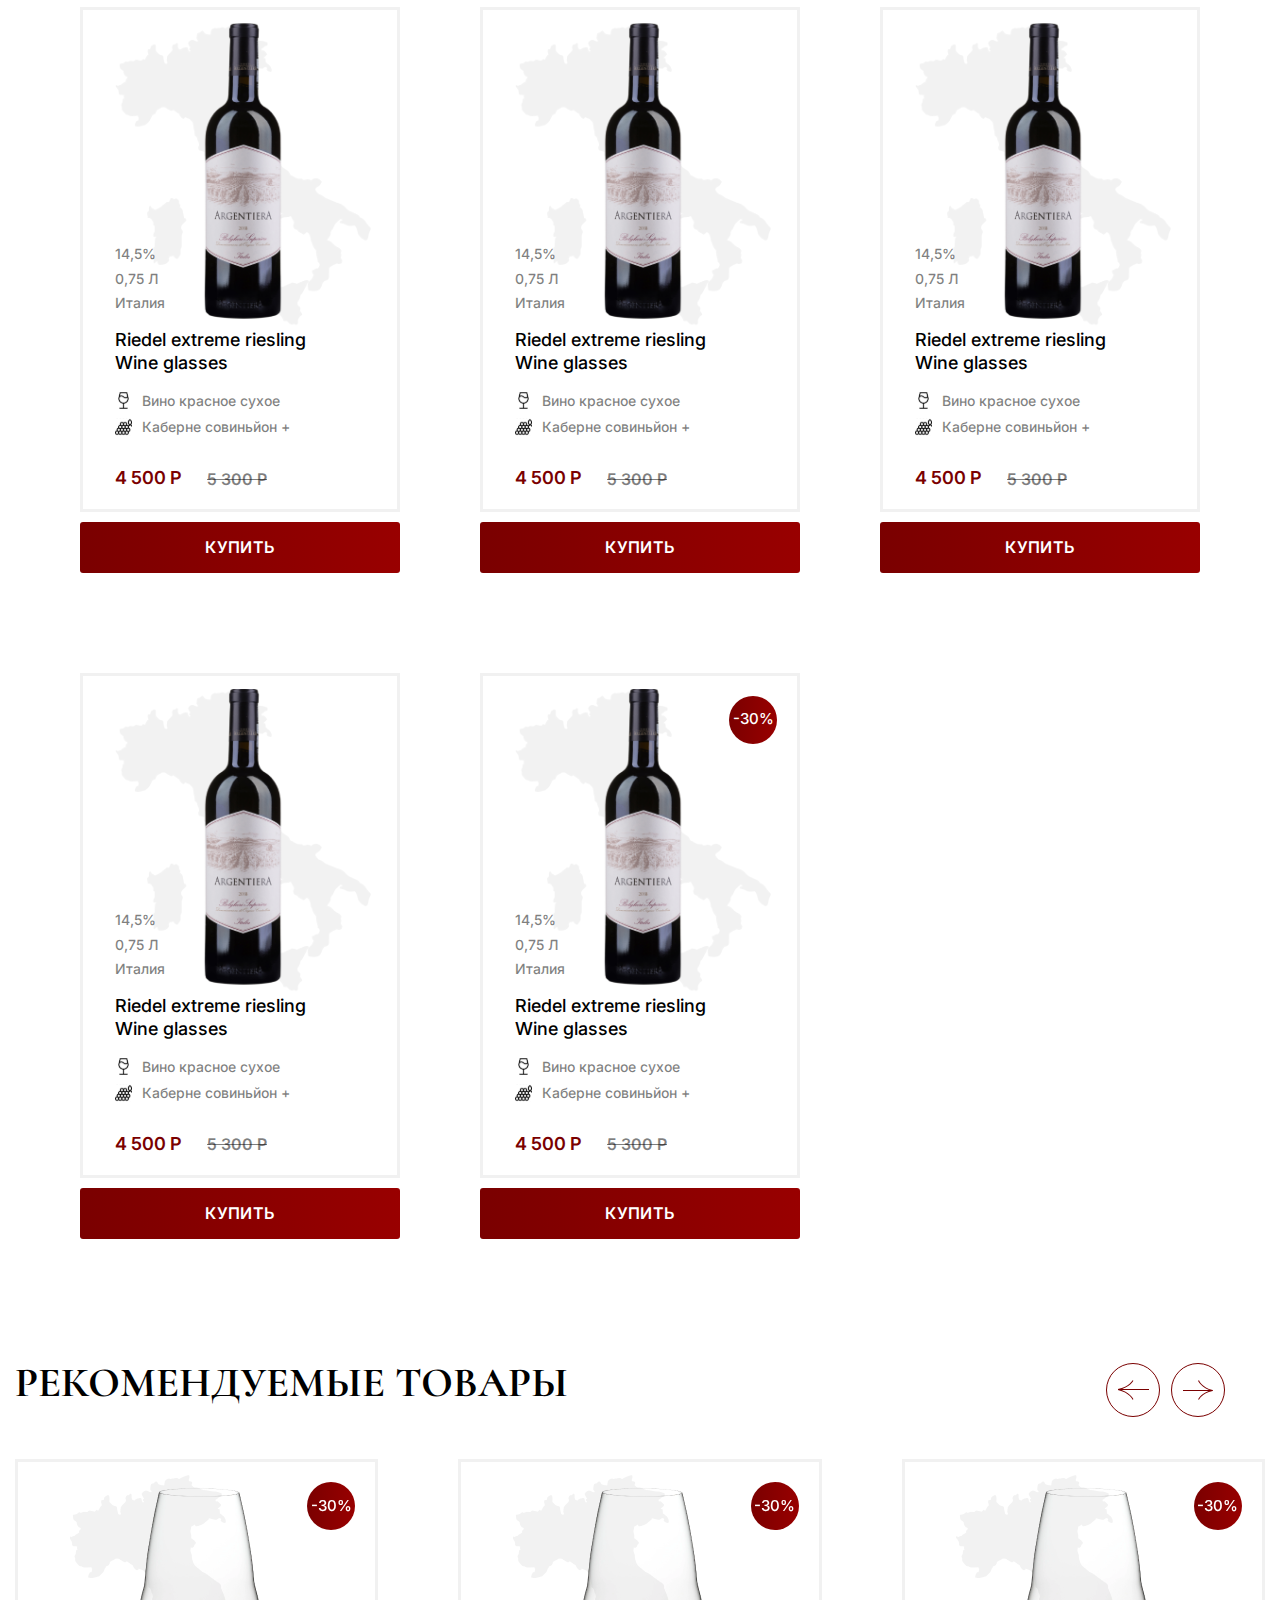
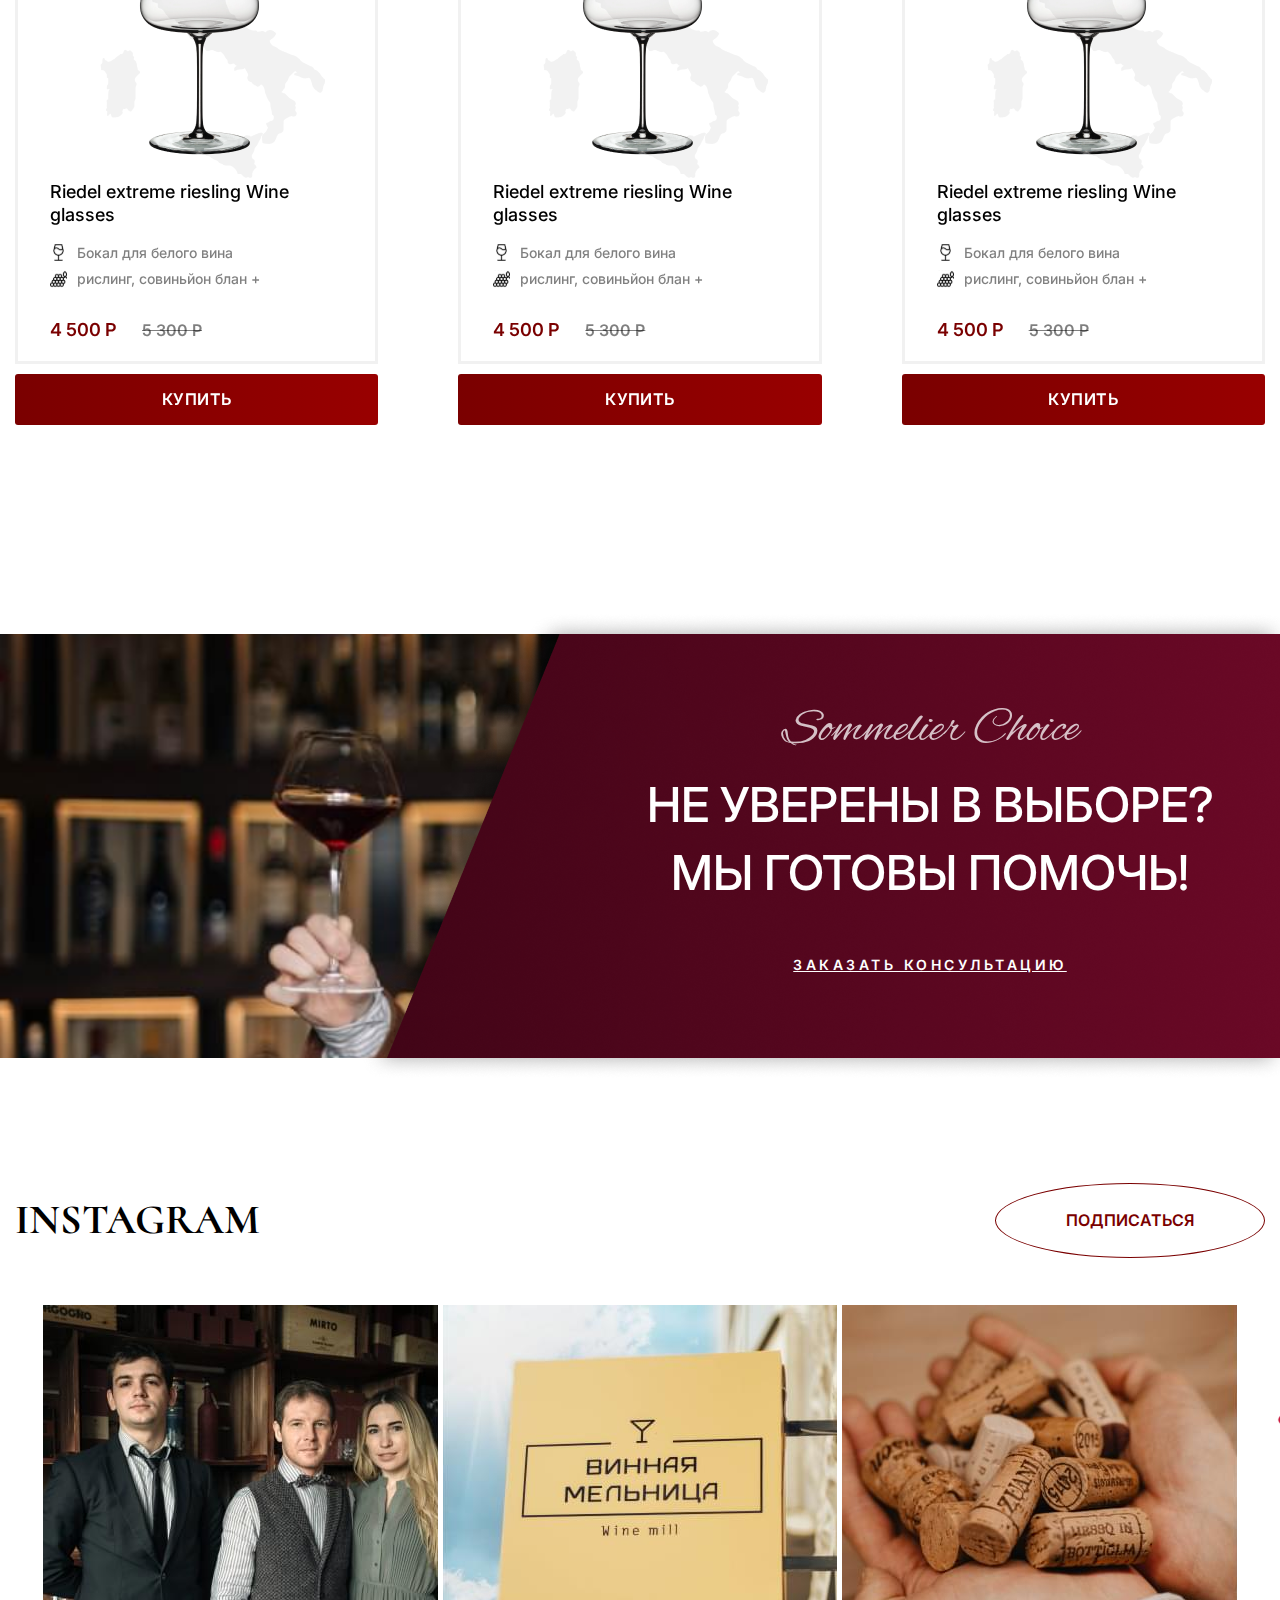
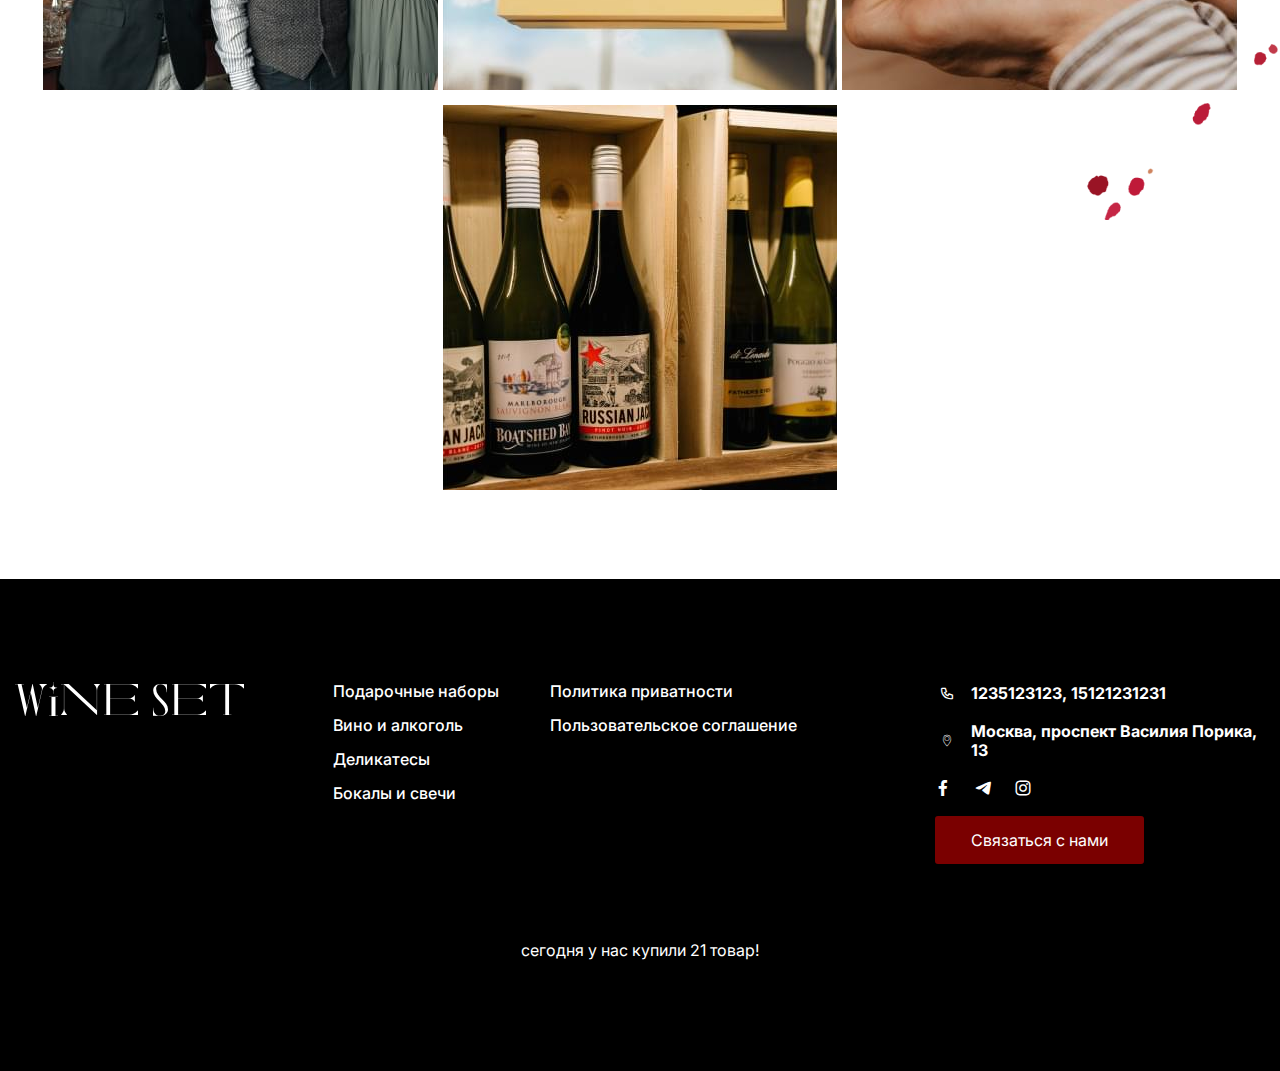
<file: wine.html>
<!DOCTYPE html>
<html lang="ru">

<head>
    <title>Вино</title>
    <meta charset="UTF-8">
    <meta name="format-detection" content="telephone=no">
    <!-- <style>body{opacity: 0;}</style> -->
    <link rel="stylesheet" href="css/style.min.css?_v=20220124234013">
    <link rel="shortcut icon" href="favicon.ico">
    <!-- <meta name="robots" content="noindex, nofollow"> -->
    <meta name="viewport" content="width=device-width, initial-scale=1.0">
</head>

<body>
    <div class="wrapper">
        <header class="header">
            <div class="header__background">
                <div class="header__burger-menu burger-menu">
                    <div class="burger-menu__close"><span></span></div>
                    <div class="burger-menu__logo"><img src="img/logo/logo.svg" alt="logo"></div>
                    <ul class="burger-menu__list">
                        <li class="burger-menu__item"><a class="underline-one" href="">Подарочные наборы</a></li>
                        <li class="burger-menu__item"><a class="underline-one" href="">Вино и алкоголь</a></li>
                        <li class="burger-menu__item"><a class="underline-one" href="">Деликатесы</a></li>
                        <li class="burger-menu__item"><a class="underline-one" href="">Бокалы и свечи</a></li>
                    </ul>
                </div>
                <button type="button" class="menu__icon icon-menu"><span></span></button>
                <div class="header__container header-container">
                    <div class="header__top top-header">
                        <div class="top-header__logo">
                            <img src="img/logo/logo.svg" alt="logo">
                        </div>
                        <div data-da=".bottom-header__menu, 767.98, 0" class="top-header__search">
                            <form class="search-header" action="#">
                                <input autocomplete="off" type="text" name="form[]" data-error="Ошибка"
                                    placeholder="Найти напиток..." class="search-header__input">
                                <button type="button" class="search-header__button _icon-search"></button>
                            </form>
                        </div>
                        <div class="top-header__purchase">
                            <div class="top-header__link"><a href="#">Оформить заказ</a></div>
                            <div data-spollers class="top-header__spollers">
                                <div class="top-header__spollers-item">
                                    <button type="button" data-spoller
                                        class="top-header__spollers-title _icon-arrowspoller">Связаться с нами</button>
                                    <div class="top-header__spollers-body">
                                        <div class="spollers-body__contacts">
                                            <div class="spollers-body__header">Контакты<span
                                                    class="closespoller"></span></div>
                                            <div class="spollers-body__descr descr-spollers-body">
                                                <div class="descr-spollers-body__address">
                                                    <address><span>Адрес:</span> г. Москва, ул. Нарвская, 1а, к.2
                                                    </address>
                                                </div>
                                                <div class="descr-spollers-body__phone">
                                                    <span>Телефон:</span> <a href="tel:+79197860276">+79197860276</a>,
                                                    <a href="tel:+79689481268">+79689481268</a>
                                                </div>
                                                <div class="descr-spollers-body__email"><span>Email:</span>
                                                    zakaz@wineset.ru
                                                </div>
                                                <div class="descr-spollers-body__map">
                                                    <iframe
                                                        src="https://www.google.com/maps/embed?pb=!1m18!1m12!1m3!1d3131.220989320983!2d-122.2913689850191!3d38.297547379667584!2m3!1f0!2f0!3f0!3m2!1i1024!2i768!4f13.1!3m3!1m2!1s0x8085065d4143335b%3A0x55150ef653628600!2zMTQyMiAxc3QgU3QsIE5hcGEsIENBIDk0NTU5LCDQodCo0JA!5e0!3m2!1sru!2sru!4v1640615804601!5m2!1sru!2sru"
                                                        width="453" height="177" style="border:0;" allowfullscreen=""
                                                        loading="lazy"></iframe>
                                                </div>
                                                <div class="descr-spollers-body__social">
                                                    <a href="#"
                                                        class="descr-spollers-body__social-link _icon-instagram"></a>
                                                    <a href="#" class="descr-spollers-body__social-link _icon-TG"></a>
                                                    <a href="#"
                                                        class="descr-spollers-body__social-link _icon-facebook"></a>
                                                </div>
                                                <div class="descr-spollers-body__button">
                                                    <button type="submit" class="button">Узнать больше</button>
                                                </div>
                                            </div>
                                        </div>
                                    </div>
                                </div>
                            </div>
                        </div>
                    </div>
                </div>
            </div>
            <div class="header__bottom bottom-header">
                <div class="bottom-header__container">
                    <div class="bottom-header__menu menu-bottom">
                        <nav class="menu-bottom__body">
                            <div data-spollers data-one-spoller class="menu-bottom__spollers">
                                <div class="menu-bottom__spollers-item">
                                    <button type="button" data-spoller data-one-spoller
                                        class="menu-bottom__spollers-title _icon-arrowspoller">Подарочные
                                        наборы</button>
                                    <div class="menu-bottom__spollers-body">
                                        <div class="menu-bottom__spollers-body-block">
                                            <div class="menu-bottom__spollers-body-item">
                                                <a href="menu-bottom__spollers-body-link">Вино</a>
                                            </div>
                                            <div class="menu-bottom__spollers-body-item">
                                                <a href="menu-bottom__spollers-body-link">Игристое</a>
                                            </div>
                                            <div class="menu-bottom__spollers-body-item">
                                                <a href="menu-bottom__spollers-body-link">Шампанское</a>
                                            </div>
                                            <div class="menu-bottom__spollers-body-item">
                                                <a href="menu-bottom__spollers-body-link">Вино и алкоголь</a>
                                            </div>
                                            <div class="menu-bottom__spollers-body-item">
                                                <a href="menu-bottom__spollers-body-link">Виски</a>
                                            </div>
                                            <div class="menu-bottom__spollers-body-item">
                                                <a href="menu-bottom__spollers-body-link">Водка</a>
                                            </div>
                                            <div class="menu-bottom__spollers-body-item">
                                                <a href="menu-bottom__spollers-body-link">Кальвадос</a>
                                            </div>
                                            <div class="menu-bottom__spollers-body-item">
                                                <a href="menu-bottom__spollers-body-link">Другие напитки</a>
                                            </div>
                                        </div>
                                    </div>
                                </div>
                                <div class="menu-bottom__spollers-item">
                                    <button type="button" data-spoller data-one-spoller
                                        class="menu-bottom__spollers-title _icon-arrowspoller">Вино и алкоголь</button>
                                    <div class="menu-bottom__spollers-body">
                                        <div class="menu-bottom__spollers-body-block">
                                            <div class="menu-bottom__spollers-body-item">
                                                <a href="menu-bottom__spollers-body-link">Вино</a>
                                            </div>
                                            <div class="menu-bottom__spollers-body-item">
                                                <a href="menu-bottom__spollers-body-link">Игристое</a>
                                            </div>
                                            <div class="menu-bottom__spollers-body-item">
                                                <a href="menu-bottom__spollers-body-link">Шампанское</a>
                                            </div>
                                            <div class="menu-bottom__spollers-body-item">
                                                <a href="menu-bottom__spollers-body-link">Вино и алкоголь</a>
                                            </div>
                                            <div class="menu-bottom__spollers-body-item">
                                                <a href="menu-bottom__spollers-body-link">Виски</a>
                                            </div>
                                            <div class="menu-bottom__spollers-body-item">
                                                <a href="menu-bottom__spollers-body-link">Водка</a>
                                            </div>
                                            <div class="menu-bottom__spollers-body-item">
                                                <a href="menu-bottom__spollers-body-link">Кальвадос</a>
                                            </div>
                                            <div class="menu-bottom__spollers-body-item">
                                                <a href="menu-bottom__spollers-body-link">Другие напитки</a>
                                            </div>
                                        </div>
                                    </div>
                                </div>
                                <div class="menu-bottom__spollers-item">
                                    <button type="button" data-spoller data-one-spoller
                                        class="menu-bottom__spollers-title _icon-arrowspoller">Деликатесы</button>
                                    <div class="menu-bottom__spollers-body">
                                        <div class="menu-bottom__spollers-body-block">
                                            <div class="menu-bottom__spollers-body-item">
                                                <a href="menu-bottom__spollers-body-link">Вино</a>
                                            </div>
                                            <div class="menu-bottom__spollers-body-item">
                                                <a href="menu-bottom__spollers-body-link">Игристое</a>
                                            </div>
                                            <div class="menu-bottom__spollers-body-item">
                                                <a href="menu-bottom__spollers-body-link">Шампанское</a>
                                            </div>
                                            <div class="menu-bottom__spollers-body-item">
                                                <a href="menu-bottom__spollers-body-link">Вино и алкоголь</a>
                                            </div>
                                            <div class="menu-bottom__spollers-body-item">
                                                <a href="menu-bottom__spollers-body-link">Виски</a>
                                            </div>
                                            <div class="menu-bottom__spollers-body-item">
                                                <a href="menu-bottom__spollers-body-link">Водка</a>
                                            </div>
                                            <div class="menu-bottom__spollers-body-item">
                                                <a href="menu-bottom__spollers-body-link">Кальвадос</a>
                                            </div>
                                            <div class="menu-bottom__spollers-body-item">
                                                <a href="menu-bottom__spollers-body-link">Другие напитки</a>
                                            </div>
                                        </div>
                                    </div>
                                </div>
                                <div class="menu-bottom__spollers-item">
                                    <button type="button" data-spoller data-one-spoller
                                        class="menu-bottom__spollers-title _icon-arrowspoller">Бокалы и свечи</button>
                                    <div class="menu-bottom__spollers-body">
                                        <div class="menu-bottom__spollers-body-block">
                                            <div class="menu-bottom__spollers-body-item">
                                                <a href="menu-bottom__spollers-body-link">Вино</a>
                                            </div>
                                            <div class="menu-bottom__spollers-body-item">
                                                <a href="menu-bottom__spollers-body-link">Игристое</a>
                                            </div>
                                            <div class="menu-bottom__spollers-body-item">
                                                <a href="menu-bottom__spollers-body-link">Шампанское</a>
                                            </div>
                                            <div class="menu-bottom__spollers-body-item">
                                                <a href="menu-bottom__spollers-body-link">Вино и алкоголь</a>
                                            </div>
                                            <div class="menu-bottom__spollers-body-item">
                                                <a href="menu-bottom__spollers-body-link">Виски</a>
                                            </div>
                                            <div class="menu-bottom__spollers-body-item">
                                                <a href="menu-bottom__spollers-body-link">Водка</a>
                                            </div>
                                            <div class="menu-bottom__spollers-body-item">
                                                <a href="menu-bottom__spollers-body-link">Кальвадос</a>
                                            </div>
                                            <div class="menu-bottom__spollers-body-item">
                                                <a href="menu-bottom__spollers-body-link">Другие напитки</a>
                                            </div>
                                        </div>
                                    </div>
                                </div>
                            </div>
                        </nav>
                        <div data-spollers data-one-spoller class="menu-bottom__cart cart-menu-bottom">
                            <div class="mini-heart">
                                <button data-spoller class="cart-menu-bottom__heart _icon-heart"><span>0</span></button>
                                <div class="mini-heart__wrapper">
                                    <div class="mini-cart__title">Ваш список желаний<span class="closespoller"></span>
                                    </div>
                                    <div class="mini-cart__body body-mini_cart">
                                        <div data-simplebar class="forScrollHeart">
                                            <div class="body-mini_heart__wrapper"></div>
                                        </div>
                                        <button type="submit" class="total-mini_cart__btn">Оформить заказ</button>
                                    </div>
                                </div>
                            </div>
                            <div class="mini-cart">
                                <button type="button" data-spoller
                                    class="cart-menu-bottom__cart _icon-cart"><span>0</span></button>
                                <div class="mini-cart__wrapper">
                                    <div class="mini-cart__title">Ваша корзина<span class="closespoller"></span></div>
                                    <div class="mini-cart__body body-mini_cart">
                                        <div data-simplebar class="forscroll">
                                            <div class="body-mini_cart__wrapper"></div>
                                        </div>
                                        <div class="body-mini_cart__footer footer-mini_cart">
                                            <div class="footer-mini_cart__total total-mini_cart">
                                                <div class="total-mini_cart__text">Итого</div>
                                                <div class="total-mini_cart__price">0 р</div>
                                            </div>
                                            <div class="total-mini_cart__delivery">Важная и не очень информация по
                                                поводу
                                                доставки</div>
                                            <button type="submit" class="total-mini_cart__btn">Оформить заказ</button>
                                        </div>
                                    </div>
                                </div>
                            </div>
                        </div>
                    </div>
                </div>
            </div>
        </header>

        <!-- <div data-spollers class="spollers">
    <div class="spollers__item">
        <button type="button" data-spoller class="spollers__title">Заголовок спойлера</button>
        <div class="spollers__body">Контент спойлера</div>
    </div>
</div> -->
        <main class="page-home wine-page">
            <div class="home__slide slide-home">
                <img class="slide-home__before" src="img/home/slider5-left.jpg" alt="picture">
                <img class="slide-home__after" src="img/home/slider1-right.png" alt="picture">
                <div class="slide-home__descr descr-home-slide">
                    <div class="descr-home-slide__text1">Special offer</div>
                    <div class="descr-home-slide__text2">YARDEN <br> HIGH TIER WINES</div>
                    <div class="descr-home-slide__text3"><a href="#">ЗАКАЗАТЬ ВИНО YARDEN</a></div>
                </div>
            </div>
            <section class="wine">
                <div class="wine__container">
                    <div class="wine__title section-title">
                        <div class="section-title__wrapper">
                            <h2 class="section-title__title title">Вино</h2>
                        </div>
                        <div class="section-title__text1">Форма чаши каждого бокала уникальна, благодаря этому вы можете
                            ощутить самые тонкие нюансы вкуса своих любимых напитков.
                        </div>
                        <div class="section-title__text2">Бокалы вы можете приобрести как отдельно, так и в красивой
                            подарочной упаковке.
                        </div>
                    </div>
                </div>
            </section>
            <div class="products">
                <div class="products__container">
                    <div class="products__filters filters-products">
                        <div class="select filters-products__mainf">
                            <select name="form[]" class="main">
                                <option value="" selected>Осн. фильтр</option>
                                <option value="1">Бокалы</option>
                                <option value="2">Вино</option>
                                <option value="3">Деликатесы</option>
                                <option value="4">Подарки</option>
                            </select>
                        </div>
                        <div class="filters-products__subf">
                            <select name="form[]" class="sub">
                                <option value="">Фильтр 1</option>
                                <option value="1">Пункт №1</option>
                                <option value="2">Пункт №2</option>
                                <option value="3">Пункт №3</option>
                                <option value="4">Пункт №4</option>
                            </select>
                            <select name="form[]" class="sub">
                                <option value="">Фильтр 2</option>
                                <option value="1">Пункт №1</option>
                                <option value="2">Пункт №2</option>
                                <option value="3">Пункт №3</option>
                                <option value="4">Пункт №4</option>
                            </select>
                            <select name="form[]" class="sub">
                                <option value="">Фильтр 3</option>
                                <option value="1">Пункт №1</option>
                                <option value="2">Пункт №2</option>
                                <option value="3">Пункт №3</option>
                                <option value="4">Пункт №4</option>
                            </select>
                            <select name="form[]" class="sub">
                                <option value="">Фильтр 4</option>
                                <option value="1">Пункт №1</option>
                                <option value="2">Пункт №2</option>
                                <option value="3">Пункт №3</option>
                                <option value="4">Пункт №4</option>
                            </select>
                        </div>
                    </div>
                    <div class="products__items">
                        <div class="product-item__wrapper">
                            <div class="slide-recommended__wrapper product-item">
                                <div class="slide-recommended__img product-img"><img src="img/wine/wine.png"
                                        alt="picture">
                                    <div class="product-img__descr">
                                        <p>14,5%</p>
                                        <p>0,75 Л</p>
                                        <P>Италия</P>
                                    </div>
                                </div>
                                <div class="slide-recommended__discount product-discount"><span>-30%</span></div>
                                <div class="slide-recommended__title product-title">Riedel extreme riesling<br> Wine
                                    glasses</div>
                                <div class="slide-recommended__descr1 product-descr1">
                                    <img src="img/iconsfont/glass.svg" alt="picture">
                                    <p>Вино красное сухое</p>
                                </div>
                                <div class="slide-recommended__descr2 product-descr1">
                                    <img src="img/iconsfont/sots.svg" alt="picture">
                                    <p>Каберне совиньйон +</p>
                                </div>
                                <div class="slide-recommended__price price-recommended">
                                    <div class="price-recommended__new">4 500 р</div>
                                    <div class="price-recommended__old">5 300 р</div>
                                </div>
                            </div>
                            <button data-cart-filter type="" class="slide-recommended__button">КУПИТЬ</button>
                        </div>
                        <div class="product-item__wrapper">
                            <div class="slide-recommended__wrapper product-item">
                                <div class="slide-recommended__img product-img"><img src="img/wine/wine.png"
                                        alt="picture">
                                    <div class="product-img__descr">
                                        <p>14,5%</p>
                                        <p>0,75 Л</p>
                                        <P>Италия</P>
                                    </div>
                                </div>
                                <div class="slide-recommended__title product-title">Riedel extreme riesling<br> Wine
                                    glasses</div>
                                <div class="slide-recommended__descr1 product-descr1">
                                    <img src="img/iconsfont/glass.svg" alt="picture">
                                    <p>Вино красное сухое</p>
                                </div>
                                <div class="slide-recommended__descr2 product-descr1">
                                    <img src="img/iconsfont/sots.svg" alt="picture">
                                    <p>Каберне совиньйон +</p>
                                </div>
                                <div class="slide-recommended__price price-recommended">
                                    <div class="price-recommended__new">4 500 р</div>
                                    <div class="price-recommended__old">5 300 р</div>
                                </div>
                            </div>
                            <button data-cart-filter type="" class="slide-recommended__button">КУПИТЬ</button>
                        </div>
                        <div class="product-item__wrapper">
                            <div class="slide-recommended__wrapper product-item">
                                <div class="slide-recommended__img product-img"><img src="img/wine/wine.png"
                                        alt="picture">
                                    <div class="product-img__descr">
                                        <p>14,5%</p>
                                        <p>0,75 Л</p>
                                        <P>Италия</P>
                                    </div>
                                </div>
                                <div class="slide-recommended__title product-title">Riedel extreme riesling<br> Wine
                                    glasses</div>
                                <div class="slide-recommended__descr1 product-descr1">
                                    <img src="img/iconsfont/glass.svg" alt="picture">
                                    <p>Вино красное сухое</p>
                                </div>
                                <div class="slide-recommended__descr2 product-descr1">
                                    <img src="img/iconsfont/sots.svg" alt="picture">
                                    <p>Каберне совиньйон +</p>
                                </div>
                                <div class="slide-recommended__price price-recommended">
                                    <div class="price-recommended__new">4 500 р</div>
                                    <div class="price-recommended__old">5 300 р</div>
                                </div>
                            </div>
                            <button data-cart-filter type="" class="slide-recommended__button">КУПИТЬ</button>
                        </div>
                        <div class="product-item__wrapper">
                            <div class="slide-recommended__wrapper product-item">
                                <div class="slide-recommended__img product-img"><img src="img/wine/wine.png"
                                        alt="picture">
                                    <div class="product-img__descr">
                                        <p>14,5%</p>
                                        <p>0,75 Л</p>
                                        <P>Италия</P>
                                    </div>
                                </div>
                                <div class="slide-recommended__title product-title">Riedel extreme riesling<br> Wine
                                    glasses</div>
                                <div class="slide-recommended__descr1 product-descr1">
                                    <img src="img/iconsfont/glass.svg" alt="picture">
                                    <p>Вино красное сухое</p>
                                </div>
                                <div class="slide-recommended__descr2 product-descr1">
                                    <img src="img/iconsfont/sots.svg" alt="picture">
                                    <p>Каберне совиньйон +</p>
                                </div>
                                <div class="slide-recommended__price price-recommended">
                                    <div class="price-recommended__new">4 500 р</div>
                                    <div class="price-recommended__old">5 300 р</div>
                                </div>
                            </div>
                            <button data-cart-filter type="" class="slide-recommended__button">КУПИТЬ</button>
                        </div>
                        <div class="product-item__wrapper">
                            <div class="slide-recommended__wrapper product-item">
                                <div class="slide-recommended__img product-img"><img src="img/wine/wine.png"
                                        alt="picture">
                                    <div class="product-img__descr">
                                        <p>14,5%</p>
                                        <p>0,75 Л</p>
                                        <P>Италия</P>
                                    </div>
                                </div>
                                <div class="slide-recommended__title product-title">Riedel extreme riesling<br> Wine
                                    glasses</div>
                                <div class="slide-recommended__descr1 product-descr1">
                                    <img src="img/iconsfont/glass.svg" alt="picture">
                                    <p>Вино красное сухое</p>
                                </div>
                                <div class="slide-recommended__descr2 product-descr1">
                                    <img src="img/iconsfont/sots.svg" alt="picture">
                                    <p>Каберне совиньйон +</p>
                                </div>
                                <div class="slide-recommended__price price-recommended">
                                    <div class="price-recommended__new">4 500 р</div>
                                    <div class="price-recommended__old">5 300 р</div>
                                </div>
                            </div>
                            <button data-cart-filter type="" class="slide-recommended__button">КУПИТЬ</button>
                        </div>
                        <div class="product-item__wrapper">
                            <div class="slide-recommended__wrapper product-item">
                                <div class="slide-recommended__img product-img"><img src="img/wine/wine.png"
                                        alt="picture">
                                    <div class="product-img__descr">
                                        <p>14,5%</p>
                                        <p>0,75 Л</p>
                                        <P>Италия</P>
                                    </div>
                                </div>
                                <div class="slide-recommended__title product-title">Riedel extreme riesling<br> Wine
                                    glasses</div>
                                <div class="slide-recommended__descr1 product-descr1">
                                    <img src="img/iconsfont/glass.svg" alt="picture">
                                    <p>Вино красное сухое</p>
                                </div>
                                <div class="slide-recommended__descr2 product-descr1">
                                    <img src="img/iconsfont/sots.svg" alt="picture">
                                    <p>Каберне совиньйон +</p>
                                </div>
                                <div class="slide-recommended__price price-recommended">
                                    <div class="price-recommended__new">4 500 р</div>
                                    <div class="price-recommended__old">5 300 р</div>
                                </div>
                            </div>
                            <button data-cart-filter type="" class="slide-recommended__button">КУПИТЬ</button>
                        </div>
                        <div class="product-item__wrapper">
                            <div class="slide-recommended__wrapper product-item">
                                <div class="slide-recommended__img product-img"><img src="img/wine/wine.png"
                                        alt="picture">
                                    <div class="product-img__descr">
                                        <p>14,5%</p>
                                        <p>0,75 Л</p>
                                        <P>Италия</P>
                                    </div>
                                </div>
                                <div class="slide-recommended__title product-title">Riedel extreme riesling<br> Wine
                                    glasses</div>
                                <div class="slide-recommended__descr1 product-descr1">
                                    <img src="img/iconsfont/glass.svg" alt="picture">
                                    <p>Вино красное сухое</p>
                                </div>
                                <div class="slide-recommended__descr2 product-descr1">
                                    <img src="img/iconsfont/sots.svg" alt="picture">
                                    <p>Каберне совиньйон +</p>
                                </div>
                                <div class="slide-recommended__price price-recommended">
                                    <div class="price-recommended__new">4 500 р</div>
                                    <div class="price-recommended__old">5 300 р</div>
                                </div>
                            </div>
                            <button data-cart-filter type="" class="slide-recommended__button">КУПИТЬ</button>
                        </div>
                        <div class="product-item__wrapper">
                            <div class="slide-recommended__wrapper product-item">
                                <div class="slide-recommended__img product-img"><img src="img/wine/wine.png"
                                        alt="picture">
                                    <div class="product-img__descr">
                                        <p>14,5%</p>
                                        <p>0,75 Л</p>
                                        <P>Италия</P>
                                    </div>
                                </div>
                                <div class="slide-recommended__discount product-discount"><span>-30%</span></div>
                                <div class="slide-recommended__title product-title">Riedel extreme riesling<br> Wine
                                    glasses</div>
                                <div class="slide-recommended__descr1 product-descr1">
                                    <img src="img/iconsfont/glass.svg" alt="picture">
                                    <p>Вино красное сухое</p>
                                </div>
                                <div class="slide-recommended__descr2 product-descr1">
                                    <img src="img/iconsfont/sots.svg" alt="picture">
                                    <p>Каберне совиньйон +</p>
                                </div>
                                <div class="slide-recommended__price price-recommended">
                                    <div class="price-recommended__new">4 500 р</div>
                                    <div class="price-recommended__old">5 300 р</div>
                                </div>
                            </div>
                            <button data-cart-filter type="" class="slide-recommended__button">КУПИТЬ</button>
                        </div>
                    </div>
                </div>
            </div>
            <section class="recommended">
                <div class="recommended__container">
                    <div class="recommended__title title">Рекомендуемые товары</div>
                    <div class="recommended__slider-left"><img src="img/iconsfont/leftredarrow.svg" alt="picture"></div>
                    <div class="recommended__slider-right"><img src="img/iconsfont/rightredarrow.svg" alt="picture">
                    </div>
                    <div class="recommended__slider">
                        <div class="recommended__swiper">
                            <div class="recommended__slide slide-recommended">
                                <div class="slide-recommended__wrapper">
                                    <div class="slide-recommended__img "><img src="img/recommended/glass.png"
                                            alt="picture"></div>
                                    <div class="slide-recommended__discount"><span>-30%</span></div>
                                    <div class="slide-recommended__title">Riedel extreme riesling Wine glasses</div>
                                    <div class="slide-recommended__descr1">
                                        <img src="img/iconsfont/glass.svg" alt="picture">
                                        <p>Бокал для белого вина</p>
                                    </div>
                                    <div class="slide-recommended__descr2">
                                        <img src="img/iconsfont/sots.svg" alt="picture">
                                        <p>рислинг, совиньйон блан +</p>
                                    </div>
                                    <div class="slide-recommended__price price-recommended">
                                        <div class="price-recommended__new">4 500 р</div>
                                        <div class="price-recommended__old">5 300 р</div>
                                    </div>
                                </div>
                                <button data-cart-recom type="" class="slide-recommended__button">КУПИТЬ</button>
                            </div>
                            <div class="recommended__slide slide-recommended">
                                <div class="slide-recommended__wrapper">
                                    <div class="slide-recommended__img "><img src="img/recommended/glass.png"
                                            alt="picture"></div>
                                    <div class="slide-recommended__discount"><span>-30%</span></div>
                                    <div class="slide-recommended__title">Riedel extreme riesling Wine glasses</div>
                                    <div class="slide-recommended__descr1">
                                        <img src="img/iconsfont/glass.svg" alt="picture">
                                        <p>Бокал для белого вина</p>
                                    </div>
                                    <div class="slide-recommended__descr2">
                                        <img src="img/iconsfont/sots.svg" alt="picture">
                                        <p>рислинг, совиньйон блан +</p>
                                    </div>
                                    <div class="slide-recommended__price price-recommended">
                                        <div class="price-recommended__new">4 500 р</div>
                                        <div class="price-recommended__old">5 300 р</div>
                                    </div>
                                </div>
                                <button data-cart-recom type="" class="slide-recommended__button">КУПИТЬ</button>
                            </div>
                            <div class="recommended__slide slide-recommended">
                                <div class="slide-recommended__wrapper">
                                    <div class="slide-recommended__img "><img src="img/recommended/glass.png"
                                            alt="picture"></div>
                                    <div class="slide-recommended__discount"><span>-30%</span></div>
                                    <div class="slide-recommended__title">Riedel extreme riesling Wine glasses</div>
                                    <div class="slide-recommended__descr1">
                                        <img src="img/iconsfont/glass.svg" alt="picture">
                                        <p>Бокал для белого вина</p>
                                    </div>
                                    <div class="slide-recommended__descr2">
                                        <img src="img/iconsfont/sots.svg" alt="picture">
                                        <p>рислинг, совиньйон блан +</p>
                                    </div>
                                    <div class="slide-recommended__price price-recommended">
                                        <div class="price-recommended__new">4 500 р</div>
                                        <div class="price-recommended__old">5 300 р</div>
                                    </div>
                                </div>
                                <button data-cart-recom type="" class="slide-recommended__button">КУПИТЬ</button>
                            </div>
                            <div class="recommended__slide slide-recommended">
                                <div class="slide-recommended__wrapper">
                                    <div class="slide-recommended__img "><img src="img/recommended/glass.png"
                                            alt="picture"></div>
                                    <div class="slide-recommended__discount"><span>-30%</span></div>
                                    <div class="slide-recommended__title">Riedel extreme riesling Wine glasses</div>
                                    <div class="slide-recommended__descr1">
                                        <img src="img/iconsfont/glass.svg" alt="picture">
                                        <p>Бокал для белого вина</p>
                                    </div>
                                    <div class="slide-recommended__descr2">
                                        <img src="img/iconsfont/sots.svg" alt="picture">
                                        <p>рислинг, совиньйон блан +</p>
                                    </div>
                                    <div class="slide-recommended__price price-recommended">
                                        <div class="price-recommended__new">4 500 р</div>
                                        <div class="price-recommended__old">5 300 р</div>
                                    </div>
                                </div>
                                <button data-cart-recom type="" class="slide-recommended__button">КУПИТЬ</button>
                            </div>
                            <div class="recommended__slide slide-recommended">
                                <div class="slide-recommended__wrapper">
                                    <div class="slide-recommended__img "><img src="img/recommended/glass.png"
                                            alt="picture"></div>
                                    <div class="slide-recommended__discount"><span>-30%</span></div>
                                    <div class="slide-recommended__title">Riedel extreme riesling Wine glasses</div>
                                    <div class="slide-recommended__descr1">
                                        <img src="img/iconsfont/glass.svg" alt="picture">
                                        <p>Бокал для белого вина</p>
                                    </div>
                                    <div class="slide-recommended__descr2">
                                        <img src="img/iconsfont/sots.svg" alt="picture">
                                        <p>рислинг, совиньйон блан +</p>
                                    </div>
                                    <div class="slide-recommended__price price-recommended">
                                        <div class="price-recommended__new">4 500 р</div>
                                        <div class="price-recommended__old">5 300 р</div>
                                    </div>
                                </div>
                                <button data-cart-recom type="" class="slide-recommended__button">КУПИТЬ</button>
                            </div>
                            <div class="recommended__slide slide-recommended">
                                <div class="slide-recommended__wrapper">
                                    <div class="slide-recommended__img "><img src="img/recommended/glass.png"
                                            alt="picture"></div>
                                    <div class="slide-recommended__discount"><span>-30%</span></div>
                                    <div class="slide-recommended__title">Riedel extreme riesling Wine glasses</div>
                                    <div class="slide-recommended__descr1">
                                        <img src="img/iconsfont/glass.svg" alt="picture">
                                        <p>Бокал для белого вина</p>
                                    </div>
                                    <div class="slide-recommended__descr2">
                                        <img src="img/iconsfont/sots.svg" alt="picture">
                                        <p>рислинг, совиньйон блан +</p>
                                    </div>
                                    <div class="slide-recommended__price price-recommended">
                                        <div class="price-recommended__new">4 500 р</div>
                                        <div class="price-recommended__old">5 300 р</div>
                                    </div>
                                </div>
                                <button data-cart-recom type="" class="slide-recommended__button">КУПИТЬ</button>
                            </div>
                        </div>
                        <div class="recommended__slider-pagging"></div>
                    </div>
                </div>
            </section>
            <section class="consultation">
                <div class="slide-home consultation-img">
                    <img class="slide-home__before" src="img/consultation/1.jpg" alt="picture">
                    <picture>
                        <source media="(max-width: 799px)" srcset="img/home/redbg.jpg">
                        <source media="(min-width: 800px)" srcset="img/home/slider1-right.png">
                        <img class="slide-home__after" src="img/home/slider1-right.png" alt="picture">
                    </picture>
                    <div class="slide-home__descr descr-home-slide">
                        <div class="descr-home-slide__text1">Sommelier Choice</div>
                        <h2 class="descr-home-slide__text2">НЕ УВЕРЕНЫ В ВЫБОРЕ? <br> МЫ ГОТОВЫ ПОМОЧЬ!</h2>
                        <div class="descr-home-slide__text3"><a href="#">ЗАКАЗАТЬ КОНСУЛЬТАЦИЮ</a></div>
                    </div>
                </div>
            </section>
            <section class="instagram">
                <div class="instagram__bg"><img src="img/instagram/bg.png" alt="picture"></div>
                <div class="instagram__container">
                    <div class="instagram__header header-instagram">
                        <h2 class="header-instagram__title title">instagram</h2>
                        <div class="header-instagram__btn"><a href="#">подписаться</a></div>
                    </div>
                    <div class="instagram__pictures pictures-instagram">
                        <div class="pictures-instagram__img"><img src="img/instagram/1.jpg" alt="picture"></div>
                        <div class="pictures-instagram__img"><img src="img/instagram/2.jpg" alt="picture"></div>
                        <div class="pictures-instagram__img"><img src="img/instagram/3.jpg" alt="picture"></div>
                        <div class="pictures-instagram__img"><img src="img/instagram/4.jpg" alt="picture"></div>
                    </div>
                </div>
            </section>
        </main>
    </div>
    <footer class="footer">
        <div class="footer__container">
            <div class="footer__wrapper">
                <div class="footer__logo"><img src="img/logo/logo.svg" alt="picture"></div>
                <div class="footer__menu menu-footer">
                    <div class="menu-footer__item"><a href="#">Подарочные наборы</a></div>
                    <div class="menu-footer__item"><a href="#">Вино и алкоголь</a></div>
                    <div class="menu-footer__item"><a href="#">Деликатесы</a></div>
                    <div class="menu-footer__item"><a href="#">Бокалы и свечи</a></div>
                </div>
                <div class="footer__confidential confidential-footer">
                    <div class="confidential-footer__item"><a href="#">Политика приватности</a></div>
                    <div class="confidential-footer__item"><a href="#">Пользовательское соглашение</a></div>
                </div>
                <div class="footer__contacts contacts-footer">
                    <div class="contacts-footer__phone _icon-phone"><a href="tel:+71235123123">1235123123,
                            15121231231</a>
                    </div>
                    <address class="contacts-footer__address _icon-location">Москва, проспект Василия Порика, 13
                    </address>
                    <div class="contacts-footer__social social-footer">
                        <div class="social-footer__facebook _icon-facebook"><a href="#"></a></div>
                        <div class="social-footer__TG _icon-TG"><a href="#"></a></div>
                        <div class="social-footer__instagram _icon-instagram"><a href="#"></a></div>
                    </div>
                    <div class="contacts-footer__btn"><a href="#">Связаться с нами</a></div>
                </div>
            </div>
            <div class="footer__buy">сегодня у нас купили <span>21</span> товар!</div>
        </div>
    </footer>
    <!-- <div id="popup" aria-hidden="true" class="popup">
    <div class="popup__wrapper">
        <div class="popup__content">
            <div class="popup__text text-popup">
                <div class="text-popup__title">Для доступа на сайт необходимо <br> подтвердить возраст</div>
                <div class="text-popup__about">Сайт содержит информацию, не рекомендованную для лиц,
                    не достигших совершеннолетнего возраста. Сведения,
                    размещенные на сайте носят исключительно
                    информационный характр и предназначены только для
                    личного использования.</div>
                <button data-close type="button" class="popup__close">мне исполнилось 18 лет</button>
            </div>
            <div class="popup__content-18"><img src="img/popup/18.svg" alt="svg"></div>
        </div>
    </div>
</div> -->
    <script src="js/app.min.js?_v=20220124234013"></script>
</body>

</html>
</file>
<file: css/style.min.css>
@charset "UTF-8";@import url(https://fonts.googleapis.com/css?family=Inter:regular,500,600,700,800);@import url(https://fonts.googleapis.com/css?family=Alex+Brush:regular);@import url(https://fonts.googleapis.com/css?family=Cormorant:500,600);@import url(https://fonts.googleapis.com/css?family=Roboto:regular,500);@font-face{font-family:icons;font-display:swap;src:url(../fonts/icons.woff2) format("woff2"),url(../fonts/icons.woff) format("woff");font-weight:400;font-style:normal}.card-spollers__title::after,.select__value:before,.select_sub ._select-selected::before,.top-header__spollers-title._spoller-active::before,[class*=_icon-]:before{font-family:icons;font-style:normal;font-weight:400;font-variant:normal;text-transform:none;line-height:1;-webkit-font-smoothing:antialiased;-moz-osx-font-smoothing:grayscale}[class*=_icon-]:before{display:block}._icon-checkbox:before{content:"\e90d"}._icon-arrow-right:before{content:"\e900"}._icon-arrowspoller:before,.top-header__spollers-title._spoller-active:before{content:"\e901"}._icon-cart:before{content:"\e902"}._icon-facebook:before{content:"\e903"}._icon-heart:before{content:"\e904"}._icon-instagram:before{content:"\e905"}._icon-leftredarrow:before{content:"\e906"}._icon-location:before{content:"\e907"}._icon-phone:before{content:"\e908"}._icon-rightredarrow:before{content:"\e909"}._icon-search:before{content:"\e90a"}._icon-TG:before{content:"\e90b"}._icon-upload:before{content:"\e90c"}*{padding:0;margin:0;border:0}*,:after,:before{-webkit-box-sizing:border-box;box-sizing:border-box}body,html{height:100%;min-width:320px}body{color:#000;line-height:1;font-family:Inter;font-size:1rem;-ms-text-size-adjust:100%;-moz-text-size-adjust:100%;-webkit-text-size-adjust:100%;-webkit-font-smoothing:antialiased;-moz-osx-font-smoothing:grayscale}button,input,textarea{font-family:Inter;font-size:inherit}button{cursor:pointer;color:inherit;background-color:inherit}a{color:inherit}a:link,a:visited{text-decoration:none}a:hover{text-decoration:none}ul li{list-style:none}img{vertical-align:top}h1,h2,h3,h4,h5,h6{font-weight:inherit;font-size:inherit}.lock body{overflow:hidden;-ms-touch-action:none;touch-action:none}.wrapper{min-height:100%;display:-webkit-box;display:-ms-flexbox;display:flex;-webkit-box-orient:vertical;-webkit-box-direction:normal;-ms-flex-direction:column;flex-direction:column;overflow:hidden}.wrapper>main{-webkit-box-flex:1;-ms-flex:1 1 auto;flex:1 1 auto}.wrapper>*{min-width:0}[class*=__container]{max-width:100.3125rem;-webkit-box-sizing:content-box;box-sizing:content-box;margin:0 auto;padding:0 .9375rem}input[type=email],input[type=tel],input[type=text],textarea{-webkit-appearance:none;-moz-appearance:none;appearance:none}.input{width:100%;display:block;padding:0 20px;border:1px solid #eee}.input._form-error{border:2px solid #7a0000;-webkit-transition:all .3s ease 0s;-o-transition:all .3s ease 0s;transition:all .3s ease 0s}textarea.input{resize:none;padding:0 0}.form__error{margin-top:15px;padding-left:5px;font-weight:600;font-size:1.125rem;line-height:1.0555555556;color:#7a0000;-webkit-transition:all .3s ease 0s;-o-transition:all .3s ease 0s;transition:all .3s ease 0s}.select{position:relative}.select__body{position:relative}.select__title{color:inherit;text-align:left;border:1px solid #d9d9d9;background-color:#fff;cursor:pointer;width:100%;border-radius:4px}.select__value{display:-webkit-box;display:-ms-flexbox;display:flex;-webkit-box-align:center;-ms-flex-align:center;align-items:center;height:30px;padding:0 15px;-webkit-box-pack:justify;-ms-flex-pack:justify;justify-content:space-between;-webkit-box-orient:horizontal;-webkit-box-direction:reverse;-ms-flex-direction:row-reverse;flex-direction:row-reverse}.select__value:before{content:"\e901";font-size:.8125rem;-ms-flex-item-align:stretch;-ms-grid-row-align:stretch;align-self:stretch;-webkit-box-flex:0;-ms-flex:0 0 10px;flex:0 0 10px;-webkit-transition:all .3s ease 0s;-o-transition:all .3s ease 0s;transition:all .3s ease 0s;display:-webkit-box;display:-ms-flexbox;display:flex;-webkit-box-pack:center;-ms-flex-pack:center;justify-content:center;-webkit-box-align:center;-ms-flex-align:center;align-items:center}._select-open .select__value:before{-webkit-transform:rotate(-180deg);-ms-transform:rotate(-180deg);transform:rotate(-180deg)}.select__text{-webkit-box-flex:1;-ms-flex:1 1 auto;flex:1 1 auto}.select__input{width:100%;background-color:transparent;height:100%}.select__options{color:#000;position:absolute;top:29px;border-radius:0 0 4px 4px;min-width:100%;left:0;background-color:#fff;border-top:0;border:1px solid #d9d9d9;border-top:0;padding:10px 0 5px 0}.select__scroll{overflow-y:auto;overflow-x:hidden;max-height:200px}.select__option{width:100%;display:block;text-align:left;cursor:pointer;padding:5px 15px;color:inherit}.select__option._select-selected{background-color:#fff}.select__row{display:-webkit-inline-box;display:-ms-inline-flexbox;display:inline-flex;-webkit-box-align:center;-ms-flex-align:center;align-items:center}.select._select-open{z-index:5}.select_main .select__title{color:#fff;height:64px;background:#7a0000;border-radius:7px}.select_main .select__value{padding:0 25px 0 31px;line-height:1.625;letter-spacing:-.01em;font-weight:500}.select_main .select__options{top:53px;background:rgba(122,0,0,.6);color:#fff}.select_main .select__option{padding-top:25px;padding-left:31px;padding-bottom:30px}.select_main .select__option:not(:first-child){padding-top:15px}.select_main ._select-selected{color:#000}.select_sub .select__title{color:#7a0000;width:181px;height:64px;border:1px solid rgba(122,0,0,.35);border-radius:7px}.select_sub .select__value{padding:0 25px 0 31px;line-height:1.625;letter-spacing:-.01em;font-weight:500}.select_sub .select__options{top:62px;background:rgba(122,0,0,.6);color:#fff}.select_sub .select__option{padding-top:25px;padding-left:50px;padding-bottom:30px}.select_sub .select__option:not(:first-child){padding-top:15px}.select_sub ._select-selected{padding-left:10px;display:-webkit-box;display:-ms-flexbox;display:flex;-webkit-box-align:center;-ms-flex-align:center;align-items:center;color:#fff;background:rgba(122,0,0,.85)}.select_sub ._select-selected::before{content:"\e90d";color:#fff;font-size:2.5rem;font-weight:500}._select-tag{cursor:pointer}.rating{display:-webkit-box;display:-ms-flexbox;display:flex;-webkit-box-pack:end;-ms-flex-pack:end;justify-content:flex-end;-webkit-box-orient:horizontal;-webkit-box-direction:reverse;-ms-flex-direction:row-reverse;flex-direction:row-reverse;font-size:1.5rem;line-height:.8;-webkit-transition:opacity .3s ease 0s;-o-transition:opacity .3s ease 0s;transition:opacity .3s ease 0s}.rating.rating_sending{opacity:.2}.rating.rating_set .rating__active,.rating.rating_set .rating__item{cursor:pointer}.rating__body{position:relative}.rating__body::before{content:"★★★★★";display:block}.rating__active{position:absolute;width:0%;height:100%;top:0;left:0;overflow:hidden}.rating__active::before{content:"★★★★★";position:absolute;width:100%;height:100%;top:0;left:0;color:#7a0000}.rating__items{display:-webkit-box;display:-ms-flexbox;display:flex;position:absolute;width:100%;height:100%;top:0;left:0}.rating__item{-webkit-box-flex:0;-ms-flex:0 0 20%;flex:0 0 20%;height:100%;opacity:0}.rating__value{font-weight:600;font-size:1.125rem;line-height:1.2222222222;padding:0 15px 0 0}.quantity{width:88px;height:40px;display:-webkit-box;display:-ms-flexbox;display:flex;border:1px solid rgba(166,166,166,.45)}.quantity__button{-webkit-box-flex:0;-ms-flex:0 0 30px;flex:0 0 30px;position:relative;cursor:pointer}.quantity__button::after,.quantity__button::before{content:"";position:absolute;top:50%;left:50%;-webkit-transition:all .3s ease 0s;-o-transition:all .3s ease 0s;transition:all .3s ease 0s;margin:0 0 0 -4.5px;background-color:#a6a6a6;width:9px;height:1px}.quantity__button_plus::before{-webkit-transform:rotate(-90deg);-ms-transform:rotate(-90deg);transform:rotate(-90deg)}.quantity__input{-webkit-box-flex:1;-ms-flex:1 1 auto;flex:1 1 auto}.quantity__input input{height:100%;color:#a6a6a6;font-size:12px;width:100%;text-align:center}[class*=-ibg]{position:relative}[class*=-ibg] img{position:absolute;width:100%;height:100%;top:0;left:0;-o-object-fit:cover;object-fit:cover}[class*=-ibg_contain] img{-o-object-fit:contain;object-fit:contain}.underline-one{color:#fff;position:relative;cursor:pointer;text-decoration:none}.underline-one:after{content:"";display:block;position:absolute;right:0;bottom:-3px;width:0;height:2px;background-color:#970000;-webkit-transition:width .5s;-o-transition:width .5s;transition:width .5s}.underline-one:hover:after{content:"";width:100%;display:block;position:absolute;left:0;bottom:-3px;height:2px;background-color:#970000;-webkit-transition:width .5s;-o-transition:width .5s;transition:width .5s}.title{font-family:Cormorant;font-weight:700;font-size:3rem;line-height:1.2083333333;text-transform:uppercase}.choice__title{-webkit-box-align:center;-ms-flex-align:center;align-items:center}.title-choice__wrapper{display:-webkit-box;display:-ms-flexbox;display:flex;-webkit-box-align:center;-ms-flex-align:center;align-items:center;-webkit-column-gap:90px;-moz-column-gap:90px;column-gap:90px}.digit-1{width:68px;height:93px}.digit-1 img{-o-object-fit:contain;object-fit:contain}.digit-2{width:68px;height:81px}.digit-2 img{-o-object-fit:contain;object-fit:contain}.digit-3{width:51px;height:105px}.digit-3 img{-o-object-fit:contain;object-fit:contain}.digit-4{width:61px;height:90px}.digit-4 img{-o-object-fit:contain;object-fit:contain}.bar{position:relative}.bar__order-circle{-webkit-transform-origin:center;-ms-transform-origin:center;transform-origin:center;-webkit-transform:rotate(-90deg);-ms-transform:rotate(-90deg);transform:rotate(-90deg);border-radius:5px;z-index:2;-webkit-transition:stroke-dashoffset .3s ease 0s;-o-transition:stroke-dashoffset .3s ease 0s;transition:stroke-dashoffset .3s ease 0s}.bar__order-bg{position:absolute;top:0;left:0;z-index:-1}.heart-active::before{color:#7a0000;font-weight:900;font-size:20px;-webkit-transition:all .3s ease 0s;-o-transition:all .3s ease 0s;transition:all .3s ease 0s}._icon-heart{cursor:pointer}.disabled-btn{opacity:.6;-webkit-transition:all .5s ease 0s;-o-transition:all .5s ease 0s;transition:all .5s ease 0s;pointer-events:none}.height400{height:400px}.height200{height:200px}.slide-home__before{height:100%;width:100%;-o-object-fit:cover;object-fit:cover}.slide-home{height:424px;z-index:0}.consultation-img{max-width:1920px}.like_active::before{font-weight:900;color:red;-webkit-transition:all .5s ease 0s;-o-transition:all .5s ease 0s;transition:all .5s ease 0s}.header{color:#fff}.header__background{background-color:#121212}.header-container{max-width:1745px;padding:16px 15px 18px 15px}.top-header{display:-webkit-box;display:-ms-flexbox;display:flex;-webkit-box-align:center;-ms-flex-align:center;align-items:center;-webkit-box-pack:justify;-ms-flex-pack:justify;justify-content:space-between;align-items:center}.top-header__search{-webkit-box-flex:0;-ms-flex:0 1 552px;flex:0 1 552px;-ms-flex-item-align:end;align-self:flex-end;padding:0 20px}.top-header__purchase{-webkit-box-flex:0;-ms-flex:0 1 422px;flex:0 1 422px;display:-webkit-box;display:-ms-flexbox;display:flex;-webkit-box-align:center;-ms-flex-align:center;align-items:center;-webkit-column-gap:50px;-moz-column-gap:50px;column-gap:50px}.top-header__link{-webkit-box-flex:0;-ms-flex:0 1 220px;flex:0 1 220px;display:-webkit-box;display:-ms-flexbox;display:flex;-webkit-box-align:center;-ms-flex-align:center;align-items:center;-webkit-box-pack:center;-ms-flex-pack:center;justify-content:center;height:50px;background:-o-linear-gradient(357.04deg,#7a0000 0,#900 100%);background:linear-gradient(92.96deg,#7a0000 0,#900 100%);border-radius:3px;cursor:pointer}.top-header__link a{font-weight:600;line-height:1.1875}.top-header__link:hover{-webkit-transform:scale(.9);-ms-transform:scale(.9);transform:scale(.9);-webkit-transition:all .5s ease 0s;-o-transition:all .5s ease 0s;transition:all .5s ease 0s}.top-header__spollers-item{position:relative}.top-header__spollers-title{white-space:nowrap;display:-webkit-box;display:-ms-flexbox;display:flex;-webkit-box-orient:horizontal;-webkit-box-direction:reverse;-ms-flex-direction:row-reverse;flex-direction:row-reverse;gap:5px;font-weight:500;line-height:1.1875}.top-header__spollers-title::before{font-size:.75rem;-ms-flex-item-align:center;-ms-grid-row-align:center;align-self:center;-webkit-transition:all .3s ease 0s;-o-transition:all .3s ease 0s;transition:all .3s ease 0s}.top-header__spollers-title._spoller-active::before{-webkit-transform:rotate(-180deg);-ms-transform:rotate(-180deg);transform:rotate(-180deg);-webkit-transition:all .3s ease 0s;-o-transition:all .3s ease 0s;transition:all .3s ease 0s}.top-header__spollers-body{padding-top:56px;position:absolute;top:311%;left:-330px;width:493px;font-family:Inter;z-index:5}.search-header{display:-webkit-box;display:-ms-flexbox;display:flex;border-bottom:1px solid #fff}.search-header__input{padding:0 10px 10px 0;width:100%;outline:0;background-color:#121212;font-size:1.125rem;line-height:1.2222222222;color:#fff;opacity:.5}.search-header__button{font-size:1rem;padding:0 0 10px 0}.spollers-body__contacts{background-color:#fff;border:2px solid #000}.spollers-body__header{position:relative;display:-webkit-box;display:-ms-flexbox;display:flex;-webkit-box-pack:center;-ms-flex-pack:center;justify-content:center;-webkit-box-align:center;-ms-flex-align:center;align-items:center;background:#121212;width:100%;height:66px;text-align:center;font-weight:500;font-size:1.3125rem;line-height:1.2857142857}.spollers-body__header span{top:32px;right:20px;position:absolute;width:40px;height:40px;opacity:.6;cursor:pointer}.spollers-body__header span::after,.spollers-body__header span::before{content:"";width:15px;height:2px;background-color:#fff;position:absolute}.spollers-body__header span::before{-webkit-transform:rotate(-45deg);-ms-transform:rotate(-45deg);transform:rotate(-45deg)}.spollers-body__header span::after{-webkit-transform:rotate(45deg);-ms-transform:rotate(45deg);transform:rotate(45deg)}.spollers-body__descr{background-color:#fff}.descr-spollers-body{padding:0 20px 20px 20px;width:100%;color:#000;font-size:1.125rem;background-color:#fff}.descr-spollers-body span{font-weight:600}.descr-spollers-body__address{margin-top:25px}.descr-spollers-body__address address{font-style:normal}.descr-spollers-body__phone{margin-top:15px}.descr-spollers-body__email{margin-top:15px}.descr-spollers-body__map{margin-top:37px}.descr-spollers-body__social{display:-webkit-box;display:-ms-flexbox;display:flex;-webkit-box-pack:center;-ms-flex-pack:center;justify-content:center;-webkit-box-align:center;-ms-flex-align:center;align-items:center;background:rgba(164,164,164,.15);height:58px;margin-top:30px;-webkit-column-gap:90px;-moz-column-gap:90px;column-gap:90px;color:#7a0000bf;font-size:1.5625rem;margin-bottom:19px}.descr-spollers-body__button{color:#fff;font-weight:600;line-height:1.1875;display:-webkit-box;display:-ms-flexbox;display:flex;-webkit-box-pack:center;-ms-flex-pack:center;justify-content:center;-webkit-box-align:center;-ms-flex-align:center;align-items:center;width:220px;height:50px;background:-o-linear-gradient(357.04deg,#7a0000 0,#900 100%);background:linear-gradient(92.96deg,#7a0000 0,#900 100%);margin:0 auto;border-radius:3px}.descr-spollers-body__button button{display:block}.bottom-header{background-color:#e5e5e5;color:#121212}.menu-bottom{display:-webkit-box;display:-ms-flexbox;display:flex;-webkit-box-pack:justify;-ms-flex-pack:justify;justify-content:space-between;-webkit-box-align:center;-ms-flex-align:center;align-items:center}.menu-bottom__body{padding:0 10px}.menu-bottom__spollers-item{-webkit-box-flex:0;-ms-flex:0 1;flex:0 1}.menu-bottom__spollers-title{-webkit-box-flex:0;-ms-flex:0 0 185px;flex:0 0 185px;padding:0 10px;position:relative;white-space:nowrap;display:-webkit-box;display:-ms-flexbox;display:flex;-webkit-box-pack:end;-ms-flex-pack:end;justify-content:flex-end;-webkit-box-align:center;-ms-flex-align:center;align-items:center;-webkit-box-orient:horizontal;-webkit-box-direction:reverse;-ms-flex-direction:row-reverse;flex-direction:row-reverse;font-family:Inter;font-weight:500;line-height:1.1875;height:59px}.menu-bottom__spollers-title::before{padding-left:5px;font-size:.625rem;-ms-flex-item-align:center;-ms-grid-row-align:center;align-self:center;-webkit-transition:all .3s ease 0s;-o-transition:all .3s ease 0s;transition:all .3s ease 0s}.menu-bottom__spollers-title._spoller-active{background:rgba(122,0,0,.85);color:#fff}.menu-bottom__spollers-title._spoller-active:hover{color:#fff}.menu-bottom__spollers-title:hover{color:#970000;-webkit-transition:all .5s ease 0s;-o-transition:all .5s ease 0s;transition:all .5s ease 0s}.menu-bottom .menu-bottom__spollers{display:-webkit-box;display:-ms-flexbox;display:flex;-webkit-box-align:center;-ms-flex-align:center;align-items:center;-webkit-column-gap:50px;-moz-column-gap:50px;column-gap:50px}.menu-bottom .menu-bottom__spollers-body{position:absolute;padding:20px 15px 27px 22px;background:rgba(122,0,0,.85);z-index:5}.menu-bottom .menu-bottom__spollers-body-block{display:-ms-grid;display:grid;grid-template-columns:repeat(auto-fill,minmax(155px,155px));-ms-grid-rows:(35px)[4];grid-template-rows:repeat(4,35px);-webkit-column-gap:39px;-moz-column-gap:39px;column-gap:39px;row-gap:13px;grid-auto-columns:155px;grid-auto-flow:column}.menu-bottom .menu-bottom__spollers-body-item{border-bottom:.5px solid rgba(255,255,255,.5)}.menu-bottom .menu-bottom__spollers-body-item a{font-family:Inter;font-size:.875rem;line-height:1.2142857143;color:#fff}.menu-bottom .cart-menu-bottom{display:-webkit-box;display:-ms-flexbox;display:flex;-webkit-box-pack:center;-ms-flex-pack:center;justify-content:center;-webkit-box-align:center;-ms-flex-align:center;align-items:center;-webkit-column-gap:50px;-moz-column-gap:50px;column-gap:50px}.menu-bottom .cart-menu-bottom__heart{position:relative;font-size:1.5625rem}.menu-bottom .cart-menu-bottom__heart span{top:0;left:23px;font-size:.5625rem;position:absolute;z-index:2;color:#fff}.menu-bottom .cart-menu-bottom__heart span::before{content:"";position:absolute;top:50%;left:50%;-webkit-transform:translate(-50%,-50%);-ms-transform:translate(-50%,-50%);transform:translate(-50%,-50%);z-index:-1;width:15px;height:15px;border-radius:50%;background-color:#7a0000}.menu-bottom .cart-menu-bottom__cart{position:relative;font-size:3.4375rem}.menu-bottom .cart-menu-bottom__cart span{top:14px;left:38px;font-size:.5625rem;position:absolute;z-index:2;color:#fff}.menu-bottom .cart-menu-bottom__cart span::before{content:"";position:absolute;top:50%;left:50%;-webkit-transform:translate(-50%,-50%);-ms-transform:translate(-50%,-50%);transform:translate(-50%,-50%);z-index:-1;width:15px;height:15px;border-radius:50%;background-color:#7a0000}.icon-menu{display:none}.header__burger-menu{padding:30px 0 0 270px;position:absolute;width:100%;height:100vh;z-index:50;background-color:#000}.burger-menu{left:-150%;-webkit-transition:left .5s ease 0s;-o-transition:left .5s ease 0s;transition:left .5s ease 0s}.menu-open .burger-menu{left:0}.burger-menu__item{margin-top:50px;font-weight:700;font-size:1.5625rem}.burger-menu__item a:hover{color:#970000;-webkit-transition:color .5s ease 0s;-o-transition:color .5s ease 0s;transition:color .5s ease 0s}.burger-menu__close{position:absolute;top:46px;right:4px;width:35px;height:80px;cursor:pointer}.burger-menu__close span{display:block;width:30px;height:2px;background-color:#fff;-webkit-transform:rotate(45deg);-ms-transform:rotate(45deg);transform:rotate(45deg)}.burger-menu__close span::before{position:absolute;-webkit-transform:rotate(90deg);-ms-transform:rotate(90deg);transform:rotate(90deg);content:"";width:30px;height:2px;background-color:#fff}._header-scroll{position:fixed;top:-200%}._header-show{top:0;width:100%;-webkit-transition:top .3s ease 0s;-o-transition:top .3s ease 0s;transition:top .3s ease 0s;background-color:rgba(0,0,0,.8);color:#fff;z-index:500}.footer{padding:119px 0 113px 0;background-color:#000;color:#fff}.footer__wrapper{display:-webkit-box;display:-ms-flexbox;display:flex;-webkit-box-pack:center;-ms-flex-pack:center;justify-content:center}.footer__buy{margin-top:78px;text-align:center}.menu-footer__item{font-weight:500;line-height:1.1875;white-space:nowrap}.menu-footer__item:not(:first-child){margin-top:15px}.confidential-footer__item{font-weight:500;line-height:1.1875;white-space:nowrap}.confidential-footer__item:not(:first-child){margin-top:15px}.contacts-footer__phone{display:-webkit-box;display:-ms-flexbox;display:flex;-webkit-box-align:center;-ms-flex-align:center;align-items:center;font-weight:700;line-height:1.1875}.contacts-footer__phone::before{font-size:1.5rem}.contacts-footer__address{margin-top:16px;display:-webkit-box;display:-ms-flexbox;display:flex;-webkit-box-align:center;-ms-flex-align:center;align-items:center;font-style:normal;font-weight:700;line-height:1.1875;white-space:unset}.contacts-footer__address::before{font-size:1.5rem}.contacts-footer__social{margin-top:20px;display:-webkit-box;display:-ms-flexbox;display:flex;-webkit-column-gap:24px;-moz-column-gap:24px;column-gap:24px}.contacts-footer__btn{position:relative;margin-top:20px;width:209px;height:48px;background:#7a0000;border-radius:3px}.contacts-footer__btn a{position:absolute;top:50%;left:50%;-webkit-transform:translate(-50%,-50%);-ms-transform:translate(-50%,-50%);transform:translate(-50%,-50%);white-space:nowrap}.social-footer__facebook{cursor:pointer;position:relative}.social-footer__facebook a{position:absolute;top:50%;left:50%;-webkit-transform:translate(-50%,-50%);-ms-transform:translate(-50%,-50%);transform:translate(-50%,-50%);display:block;width:20px;height:20px}.social-footer__TG{cursor:pointer;position:relative}.social-footer__TG a{position:absolute;top:50%;left:50%;-webkit-transform:translate(-50%,-50%);-ms-transform:translate(-50%,-50%);transform:translate(-50%,-50%);display:block;width:20px;height:20px}.social-footer__instagram{cursor:pointer;position:relative}.social-footer__instagram a{position:absolute;top:50%;left:50%;-webkit-transform:translate(-50%,-50%);-ms-transform:translate(-50%,-50%);transform:translate(-50%,-50%);display:block;width:20px;height:20px}.filters-products{margin-top:96px;display:-webkit-box;display:-ms-flexbox;display:flex;-webkit-box-pack:justify;-ms-flex-pack:justify;justify-content:space-between}.filters-products__subf{display:-webkit-box;display:-ms-flexbox;display:flex;-webkit-column-gap:8px;-moz-column-gap:8px;column-gap:8px}.products__items{margin-top:50px;display:-ms-grid;display:grid;grid-template-columns:repeat(auto-fill,minmax(300px,320px));-webkit-column-gap:80px;-moz-column-gap:80px;column-gap:80px;-webkit-box-pack:center;-ms-flex-pack:center;justify-content:center}.product-img{position:relative}.product-img__descr{position:absolute;bottom:15px;left:0;display:-webkit-box;display:-ms-flexbox;display:flex;-webkit-box-orient:vertical;-webkit-box-direction:normal;-ms-flex-direction:column;flex-direction:column;row-gap:5px;font-weight:500;font-size:.875rem;line-height:140%;color:rgba(0,0,0,.5)}.instagram{position:relative;padding:149px 0 100px 0}.instagram__bg{position:absolute;right:-51px;top:290px;z-index:-1}.instagram__header{display:-webkit-box;display:-ms-flexbox;display:flex;-webkit-box-pack:justify;-ms-flex-pack:justify;justify-content:space-between;-webkit-box-align:center;-ms-flex-align:center;align-items:center}.instagram__pictures{margin-top:47px;display:-webkit-box;display:-ms-flexbox;display:flex;-webkit-column-gap:5px;-moz-column-gap:5px;column-gap:5px}.instagram .pictures-instagram__img{-webkit-box-flex:0;-ms-flex:0 1 394.5px;flex:0 1 394.5px;height:385px}.instagram .pictures-instagram__img img{display:block;width:100%;height:100%;-o-object-fit:cover;object-fit:cover}.header-instagram__btn{position:relative;width:270px;height:75px;border-radius:50%;border:1px solid #7a0000;font-weight:600;line-height:1.1875;text-transform:uppercase;color:#7a0000}.header-instagram__btn a{position:absolute;top:50%;left:50%;-webkit-transform:translate(-50%,-50%);-ms-transform:translate(-50%,-50%);transform:translate(-50%,-50%)}.header-instagram__btn:hover{background-color:rgba(185,4,4,.8);-webkit-transition:all .5s ease 0s;-o-transition:all .5s ease 0s;transition:all .5s ease 0s}.header-instagram__btn:hover a{color:#fff}.recommended__container{position:relative}.recommended__slider-left{cursor:pointer;position:absolute;top:5px;right:120px;width:54px;height:54px;border:1px solid #7a0000;border-radius:50%}.recommended__slider-left:hover{background-color:rgba(122,0,0,.5)}.recommended__slider-left img{position:absolute;top:50%;left:50%;-webkit-transform:translate(-50%,-50%);-ms-transform:translate(-50%,-50%);transform:translate(-50%,-50%)}.recommended__slider-right{cursor:pointer;position:absolute;top:5px;right:55px;width:54px;height:54px;border:1px solid #7a0000;border-radius:50%}.recommended__slider-right:hover{background-color:rgba(122,0,0,.5)}.recommended__slider-right img{position:absolute;top:50%;left:50%;-webkit-transform:translate(-50%,-50%);-ms-transform:translate(-50%,-50%);transform:translate(-50%,-50%)}.recommended__slider .swiper-pagination-bullet{position:relative;width:15px;height:15px;border:2px solid #fff;border-radius:50%;bottom:23px;background-color:#970000;cursor:pointer}.recommended__slider .swiper-pagination-bullets{display:none;position:absolute;-webkit-column-gap:15px;-moz-column-gap:15px;column-gap:15px;left:50%;-webkit-transform:translate(-50%,0);-ms-transform:translate(-50%,0);transform:translate(-50%,0)}.recommended__slider .swiper-pagination-bullet-active{background-color:#f12b87}.recommended__swiper{padding-bottom:90px}.recommended__slider-pagging{display:-webkit-box;display:-ms-flexbox;display:flex}.slide-recommended{margin-top:50px}.slide-recommended__wrapper{position:relative;border:3px solid rgba(164,164,164,.15);padding:13px 30px 20px 32px;margin:0}.slide-recommended__img{width:256px;height:305px;margin:0 auto}.slide-recommended__img img{display:block;width:100%;height:100%;-o-object-fit:cover;object-fit:cover}.slide-recommended__discount{display:-webkit-box;display:-ms-flexbox;display:flex;-webkit-box-pack:center;-ms-flex-pack:center;justify-content:center;-webkit-box-align:center;-ms-flex-align:center;align-items:center;position:absolute;top:20px;right:20px;width:48px;height:48px;background:-o-linear-gradient(357.04deg,#7a0000 0,#900 100%);background:linear-gradient(92.96deg,#7a0000 0,#900 100%);border-radius:50%}.slide-recommended__discount span{color:#fff;font-weight:500;font-size:.9375rem;line-height:150%}.slide-recommended__title{font-weight:500;font-size:1.125rem;line-height:130%}.slide-recommended__descr1{display:-webkit-box;display:-ms-flexbox;display:flex;-webkit-column-gap:10px;-moz-column-gap:10px;column-gap:10px;margin-top:16px;font-weight:500;font-size:.875rem;line-height:140%;color:rgba(0,0,0,.5)}.slide-recommended__descr2{display:-webkit-box;display:-ms-flexbox;display:flex;-webkit-column-gap:10px;-moz-column-gap:10px;column-gap:10px;margin-top:7px;font-weight:500;font-size:.875rem;line-height:140%;color:rgba(0,0,0,.5)}.slide-recommended__price{margin-top:29px;display:-webkit-box;display:-ms-flexbox;display:flex;-webkit-column-gap:25px;-moz-column-gap:25px;column-gap:25px}.slide-recommended__button{display:block;margin:10px 0 0 0;width:100%;height:51px;background:-o-linear-gradient(357.04deg,#7a0000 0,#900 100%);background:linear-gradient(92.96deg,#7a0000 0,#900 100%);border-radius:3px;font-weight:600;line-height:1.1875;letter-spacing:.03em;text-transform:uppercase;color:#fff}.price-recommended__new{font-weight:600;font-size:1.125rem;line-height:130%;text-transform:capitalize;color:#7a0000}.price-recommended__old{-ms-flex-item-align:end;align-self:flex-end;font-weight:600;line-height:130%;-webkit-text-decoration-line:line-through;text-decoration-line:line-through;text-transform:capitalize;color:rgba(0,0,0,.5)}.submenu{background:rgba(164,164,164,.15)}.body-submenu__list{padding:31px 0 31px 20px;display:-webkit-box;display:-ms-flexbox;display:flex;-webkit-box-align:center;-ms-flex-align:center;align-items:center;-webkit-column-gap:50px;-moz-column-gap:50px;column-gap:50px}.list-submenu__item{position:relative;font-family:Roboto;font-size:.875rem;line-height:1.1428571429}.list-submenu__item:not(:last-child)::after{content:"";position:absolute;top:50%;right:-25px;-webkit-transform:translate(50%,-50%);-ms-transform:translate(50%,-50%);transform:translate(50%,-50%);width:25px;height:1px;background-color:#121212}.list-submenu__item:hover{color:#7a0000;-webkit-transition:all .3s ease 0s;-o-transition:all .3s ease 0s;transition:all .3s ease 0s}.mini-heart{position:relative}.mini-heart__wrapper{position:absolute;top:44px;right:-110px;z-index:10;width:470px;border:2px solid #000}.mini-cart{position:relative}.mini-cart__wrapper{position:absolute;top:58px;right:-14px;z-index:10;width:470px;border:2px solid #000}.mini-cart__title{position:relative;background:#121212;padding:20px 0;font-weight:500;font-size:1.3125rem;line-height:130%;text-align:center;color:#fff}.mini-cart__title span{position:absolute;cursor:pointer;padding:10px;display:block;top:22px;right:20px;width:12px;height:12px;background:url(../img/mini_cart/cross-item.svg) center no-repeat}.mini-cart__body{background:#fff;padding:31px 30px 30px 30px;z-index:50}.body-mini_cart__item{position:relative;padding:20px 0;display:-webkit-box;display:-ms-flexbox;display:flex;-webkit-box-align:end;-ms-flex-align:end;align-items:flex-end;border-bottom:1px solid #000;border-top:1px solid #000}.body-mini_cart__item span{position:absolute;cursor:pointer;padding:10px;top:20px;right:10px;width:11px;height:11px;background:url(../img/mini_cart/cross.svg) center no-repeat}.body-mini_cart__img{width:69px;height:155px}.body-mini_cart__about{font-weight:500;font-size:.875rem;line-height:140%;color:rgba(0,0,0,.5)}.body-mini_cart__name{margin-top:10px;font-weight:500;line-height:130%;text-transform:capitalize}.body-mini_cart__price{margin-top:15px;display:-webkit-box;display:-ms-flexbox;display:flex;-webkit-box-align:center;-ms-flex-align:center;align-items:center;-webkit-box-pack:justify;-ms-flex-pack:justify;justify-content:space-between}.price-mini_cart__price{font-weight:600;font-size:1.125rem;line-height:130%}.footer-mini_cart__total{display:-webkit-box;display:-ms-flexbox;display:flex;-webkit-box-pack:justify;-ms-flex-pack:justify;justify-content:space-between;-webkit-box-align:center;-ms-flex-align:center;align-items:center;font-weight:600;font-size:1.3125rem;line-height:130%;color:#121212}.total-mini_cart__delivery{margin-top:15px}.total-mini_cart__btn{display:block;margin:35px auto 0 auto;width:220px;height:50px;font-weight:600;line-height:1.1875;color:#fff;background:-o-linear-gradient(357.04deg,#7a0000 0,#900 100%);background:linear-gradient(92.96deg,#7a0000 0,#900 100%);border-radius:3px}.home__slider{position:relative}.home__slider .swiper-pagination-bullets{display:none;position:absolute;-webkit-column-gap:15px;-moz-column-gap:15px;column-gap:15px;left:50%;-webkit-transform:translate(-50%,0);-ms-transform:translate(-50%,0);transform:translate(-50%,0)}.home__slider .swiper-pagination-bullet{position:relative;width:15px;height:15px;border:2px solid #fff;border-radius:50%;bottom:23px;background-color:#970000;cursor:pointer}.home__slider .swiper-pagination-bullet-active{background-color:#f12b87}.home__slider-left{position:absolute;top:50%;-webkit-transform:translate(0,-50%);-ms-transform:translate(0,-50%);transform:translate(0,-50%);left:40px;z-index:1;cursor:pointer}.home__slider-left::before{content:"";position:absolute;top:50%;left:50%;-webkit-transform:translate(-50%,-50%);-ms-transform:translate(-50%,-50%);transform:translate(-50%,-50%);width:51px;height:51px;border-radius:50%;background-color:rgba(255,255,255,.6);z-index:-1}.home__slider-right{position:absolute;top:50%;-webkit-transform:translate(0,-50%);-ms-transform:translate(0,-50%);transform:translate(0,-50%);right:40px;z-index:1;cursor:pointer}.home__slider-right::before{content:"";position:absolute;top:50%;left:50%;-webkit-transform:translate(-50%,-50%);-ms-transform:translate(-50%,-50%);transform:translate(-50%,-50%);width:51px;height:51px;border-radius:50%;background-color:rgba(255,255,255,.6);z-index:-1}.slide-home{position:relative;margin:0 auto}.slide-home__after{position:absolute;top:-23px;right:0}.slide-home .descr-home-slide{position:absolute;top:66px;right:350px;-webkit-transform:translate(50%,0);-ms-transform:translate(50%,0);transform:translate(50%,0);color:#fff}.slide-home .descr-home-slide__text1{text-align:center;font-family:"Alex Brush";font-weight:400;line-height:1.25;opacity:.75}.slide-home .descr-home-slide__text2{margin-top:10px;text-align:center;text-transform:uppercase;font-family:Inter;font-weight:500;line-height:140%}.slide-home .descr-home-slide__text3{cursor:pointer;text-align:center;font-family:Inter;margin-top:50px;font-weight:600;font-size:.875rem;line-height:1.2142857143;text-decoration:underline;letter-spacing:.25em;white-space:nowrap;z-index:1}.home__slider-bottom{position:relative;margin-top:5px}.home__slider-bottom .swiper-pagination-bullet{position:relative;width:15px;height:15px;border:2px solid #fff;border-radius:50%;bottom:23px;background-color:#970000;cursor:pointer}.home__slider-bottom .swiper-pagination-bullets{display:none;position:absolute;-webkit-column-gap:15px;-moz-column-gap:15px;column-gap:15px;left:50%;-webkit-transform:translate(-50%,0);-ms-transform:translate(-50%,0);transform:translate(-50%,0)}.home__slider-bottom .swiper-pagination-bullet-active{background-color:#f12b87}.bottom__slider{position:relative}.bottom__slide{position:relative;display:-webkit-box;display:-ms-flexbox;display:flex}.bottom__slide-img{-webkit-box-flex:0;-ms-flex:0 1 637px;flex:0 1 637px;height:248px}.bottom__slider-right{position:absolute;top:80%;-webkit-transform:translate(0,-50%);-ms-transform:translate(0,-50%);transform:translate(0,-50%);right:40px;z-index:1;cursor:pointer}.bottom__slider-right::before{content:"";position:absolute;top:50%;left:50%;-webkit-transform:translate(-50%,-50%);-ms-transform:translate(-50%,-50%);transform:translate(-50%,-50%);width:51px;height:51px;border-radius:50%;background-color:rgba(255,255,255,.6);z-index:-1}.bottom__slide-img-text{position:absolute;top:50%;left:50%;-webkit-transform:translate(-50%,-50%);-ms-transform:translate(-50%,-50%);transform:translate(-50%,-50%);color:#fff;font-weight:600;font-size:2rem;line-height:1.21875;letter-spacing:.03em;font-family:Inter;white-space:nowrap}.special__container{position:relative}.special__slider-right{position:absolute;top:464px;left:500px;width:69px;height:69px;border-radius:50%;background-color:#fff;opacity:.6}.special__slider-right img{position:absolute;width:40px;height:25px;left:50%;top:50%;-webkit-transform:translate(-50%,-50%);-ms-transform:translate(-50%,-50%);transform:translate(-50%,-50%)}.special__bg{position:absolute;top:109px;right:-50px;width:360px;height:380px;-o-object-fit:cover;object-fit:cover}.special__wrapper{position:relative;margin-top:50px;display:-webkit-box;display:-ms-flexbox;display:flex;-webkit-column-gap:160px;-moz-column-gap:160px;column-gap:160px}.special__wrapper .swiper-slide-duplicate-next,.special__wrapper .swiper-slide-duplicate-prev,.special__wrapper .swiper-slide-next{-webkit-transform:scale(.7);-ms-transform:scale(.7);transform:scale(.7);-webkit-transition:all .8s ease 0s;-o-transition:all .8s ease 0s;transition:all .8s ease 0s;z-index:5}.special__wrapper .swiper-pagination-bullets{display:none;position:absolute;-webkit-column-gap:15px;-moz-column-gap:15px;column-gap:15px;left:50%;bottom:0;-webkit-transform:translate(-50%,0);-ms-transform:translate(-50%,0);transform:translate(-50%,0)}.special__wrapper .swiper-pagination-bullet{position:relative;width:15px;height:15px;border:2px solid #fff;border-radius:50%;bottom:23px;background-color:#970000;cursor:pointer}.special__wrapper .swiper-pagination-bullet-active{background-color:#f12b87}.special__item-img{width:640px;height:553px}.special__item-about{margin-top:10px;font-weight:500;font-size:1.125rem;line-height:1.2222222222}.slide-special__descr{width:320px;line-height:140%;text-transform:lowercase}.slide-special__img{width:321px;height:376px}.slide-special__about{margin-top:10px;font-weight:500;font-size:1.125rem;line-height:1.2222222222}.corporate{padding:154px 0 0 0}.corporate__container{position:relative}.corporate__slider-left{cursor:pointer;position:absolute;width:54px;height:54px;border:1px solid #7a0000;border-radius:50%;top:61px;right:120px}.corporate__slider-left:hover{background-color:rgba(122,0,0,.5)}.corporate__slider-left img{position:absolute;top:50%;left:50%;-webkit-transform:translate(-50%,-50%);-ms-transform:translate(-50%,-50%);transform:translate(-50%,-50%)}.corporate__slider-right{cursor:pointer;position:absolute;width:54px;height:54px;border:1px solid #7a0000;border-radius:50%;top:60px;right:50px}.corporate__slider-right:hover{background-color:rgba(122,0,0,.5)}.corporate__slider-right img{position:absolute;top:50%;left:50%;-webkit-transform:translate(-50%,-50%);-ms-transform:translate(-50%,-50%);transform:translate(-50%,-50%)}.corporate__slider{margin-top:50px}.corporate__slider .swiper-scrollbar{height:3px;background-color:#f4f4f4}.corporate__slider .swiper-scrollbar-drag{margin-top:27px;height:5px;background-color:#7a0000;cursor:pointer}.corporate__swiper .swiper-slide-next{position:relative;width:100%;height:100%}.corporate__swiper .swiper-slide-next::before{content:"";position:absolute;top:0;right:-87px;width:100%;height:469px;background-image:url(../img/home/slider-bg.png);-webkit-transition:background-image .8s ease 0s;-o-transition:background-image .8s ease 0s;transition:background-image .8s ease 0s}.slide-corporate__img{height:428px}.slide-corporate__img img{display:block;width:100%;height:100%;-o-object-fit:cover;object-fit:cover}.slide-corporate__text{font-family:Inter;margin-top:10px;font-weight:500;font-size:1.125rem;line-height:1.2222222222}.delivery{position:relative;padding:140px 0 0 0}.delivery .about-delivery__img{width:640px;height:429px}.delivery__bg{position:absolute;width:837px;height:437px;left:-200px;top:400px}.delivery__bg img{width:100%;height:100%;-o-object-fit:cover;object-fit:cover}.delivery__about{margin-top:50px;display:-webkit-box;display:-ms-flexbox;display:flex}.delivery__map{margin-top:190px}.about-delivery__text1{-webkit-box-flex:0;-ms-flex:0 1 320px;flex:0 1 320px}.about-delivery__text2{-webkit-box-flex:0;-ms-flex:0 1 320px;flex:0 1 320px}.about-delivery__link{margin-top:227px;position:relative;width:332px;height:91px;border:1px solid #7a0000;border-radius:50%}.about-delivery__link a{position:absolute;top:50%;left:50%;-webkit-transform:translate(-50%,-50%);-ms-transform:translate(-50%,-50%);transform:translate(-50%,-50%);white-space:nowrap;font-weight:600;font-size:1rem;line-height:1.1875;text-transform:uppercase;color:#7a0000}.about-delivery__link:hover{background-color:rgba(185,4,4,.8);-webkit-transition:all .5s ease 0s;-o-transition:all .5s ease 0s;transition:all .5s ease 0s}.about-delivery__link:hover a{color:#fff}.gift{padding:140px 0 0 0}.gift__container{position:relative}.gift__slider-left{position:absolute;width:54px;height:54px;border:1px solid #7a0000;border-radius:50%;top:60px;right:100px;cursor:pointer}.gift__slider-left:hover{background-color:rgba(122,0,0,.4);-webkit-transition:all .5s ease 0s;-o-transition:all .5s ease 0s;transition:all .5s ease 0s}.gift__slider-left img{position:absolute;width:31px;height:19px;top:50%;left:50%;-webkit-transform:translate(-50%,-50%);-ms-transform:translate(-50%,-50%);transform:translate(-50%,-50%)}.gift__slider-right{position:absolute;width:54px;height:54px;border:1px solid #7a0000;border-radius:50%;top:60px;right:20px;cursor:pointer}.gift__slider-right:hover{background-color:rgba(122,0,0,.4);-webkit-transition:all .5s ease 0s;-o-transition:all .5s ease 0s;transition:all .5s ease 0s}.gift__slider-right img{position:absolute;width:31px;height:19px;top:50%;left:50%;-webkit-transform:translate(-50%,-50%);-ms-transform:translate(-50%,-50%);transform:translate(-50%,-50%)}.gift__slider{padding-bottom:70px;padding-left:40px;margin-top:60px}.gift__more{margin-top:30px;line-height:1.1875;font-weight:700;text-transform:capitalize;color:#970000}.slide-gift{padding:13px 0 43.5px 16px;border:3px solid rgba(164,164,164,.15)}.slide-gift__img{height:433.41px}.slide-gift__img img{display:block;padding:0 15px;width:100%;height:100%;-o-object-fit:cover;object-fit:cover}.slide-gift__title{margin-top:15px;font-weight:600;font-size:1.125rem;line-height:1.2222222222}.slide-gift__subtitle{margin-top:20px;line-height:1.1875}.slide-gift__compound{line-height:1.1875}.slide-gift__descr{position:relative;margin-left:24px;line-height:1.1875}.slide-gift__descr::before{content:"";position:absolute;top:8px;left:-15px;-webkit-transform:translate(0,-50%);-ms-transform:translate(0,-50%);transform:translate(0,-50%);width:7px;height:7px;border-radius:50%;background-color:#000}.gift-sets__media{display:-webkit-box;display:-ms-flexbox;display:flex;-webkit-box-pack:center;-ms-flex-pack:center;justify-content:center}.section-title{display:-webkit-box;display:-ms-flexbox;display:flex;-webkit-box-pack:justify;-ms-flex-pack:justify;justify-content:space-between}.section-title__text1{-webkit-box-flex:0;-ms-flex:0 0 320px;flex:0 0 320px;line-height:140%}.section-title__text2{-webkit-box-flex:0;-ms-flex:0 0 320px;flex:0 0 320px;line-height:140%}.media-gift-sets{position:relative}.media-gift-sets :nth-of-type(3){margin-top:198px}.media-gift-sets__bg{position:absolute;top:177px;right:0;z-index:-1}.media-gift-sets__item{margin-top:50px}.item-gift__img{-webkit-box-flex:0;-ms-flex:0 1 429px;flex:0 1 429px;height:426px}.item-gift__img img{display:block;width:100%;height:100%;-o-object-fit:cover;object-fit:cover}.item-gift__descr{margin-top:10px!important;font-weight:600;font-size:1.125rem;line-height:1.2222222222}.about-candles__link{margin-top:87px}.section-title__title-button{margin-top:45px;display:-webkit-box;display:-ms-flexbox;display:flex;border:1px solid #7a0000;border-radius:50%;-webkit-box-pack:center;-ms-flex-pack:center;justify-content:center;-webkit-box-align:center;-ms-flex-align:center;align-items:center}.section-title__title-button a{font-weight:600;line-height:1.1875;color:#7a0000}.section-title__title-button:hover{background-color:rgba(185,4,4,.8);-webkit-transition:all .5s ease 0s;-o-transition:all .5s ease 0s;transition:all .5s ease 0s}.section-title__title-button:hover a{color:#fff}.card__choice{display:-webkit-box;display:-ms-flexbox;display:flex;-webkit-box-pack:center;-ms-flex-pack:center;justify-content:center;-webkit-box-align:center;-ms-flex-align:center;align-items:center;width:252px;height:48px;border:1px solid #7a0000;border-radius:100px;color:#7a0000;font-weight:500;font-size:.875rem;line-height:1.2142857143;letter-spacing:.05em;text-transform:uppercase}.card__title{margin-top:30px}.card__icons{display:-webkit-box;display:-ms-flexbox;display:flex;-webkit-column-gap:28px;-moz-column-gap:28px;column-gap:28px;color:#7a0000;font-size:1.75rem}.wrapper-title{display:-webkit-box;display:-ms-flexbox;display:flex;-webkit-box-pack:justify;-ms-flex-pack:justify;justify-content:space-between;-webkit-box-align:center;-ms-flex-align:center;align-items:center}.card__wrapper{display:-webkit-box;display:-ms-flexbox;display:flex}.card__product{display:-webkit-box;display:-ms-flexbox;display:flex}.product-card__gallary{display:-webkit-box;display:-ms-flexbox;display:flex;-webkit-box-orient:vertical;-webkit-box-direction:normal;-ms-flex-direction:column;flex-direction:column;-webkit-box-pack:center;-ms-flex-pack:center;justify-content:center;row-gap:25px}.product-card__img{margin-left:35px}.gallary-block__item{width:120px;height:120px}.gallary-block__item img{max-width:100%;height:100%;-o-object-fit:cover;object-fit:cover}.descr-card{margin-left:20px;-ms-flex-item-align:center;-ms-grid-row-align:center;align-self:center}.descr-card__title{font-weight:500;font-size:1.125rem;line-height:1.2222222222}.descr-card__rating{margin-top:10px}.descr-card__icons{margin-top:20px;display:-webkit-box;display:-ms-flexbox;display:flex;-webkit-column-gap:22px;-moz-column-gap:22px;column-gap:22px}.descr-card__specifications{margin-top:43px;font-weight:500;font-size:1.125rem;line-height:1.2222222222}.specifications-card{display:-webkit-box;display:-ms-flexbox;display:flex;-webkit-box-orient:vertical;-webkit-box-direction:normal;-ms-flex-direction:column;flex-direction:column;row-gap:12px}.descr-__spollers{margin-top:20px}.card-spollers__title{font-weight:500;font-size:1.125rem;line-height:1.2222222222;color:#7a0000;white-space:nowrap}.card-spollers__title::after{content:"\e901";padding-left:5px;font-size:.75rem;text-decoration:unset}.cart-card{position:relative;padding:20px 15px 20px 15px;-ms-flex-item-align:center;-ms-grid-row-align:center;align-self:center;-webkit-box-flex:0;-ms-flex:0 1 400px;flex:0 1 400px;background:rgba(164,164,164,.15)}.cart-card__old-price{font-weight:600;font-size:1.125rem;line-height:1.2222222222;text-decoration:line-through;color:rgba(20,20,20,.35)}.cart-card__new-price{margin-top:5px;display:-webkit-box;display:-ms-flexbox;display:flex;-webkit-box-align:center;-ms-flex-align:center;align-items:center;-webkit-column-gap:30px;-moz-column-gap:30px;column-gap:30px}.cart-card__bg{position:absolute;bottom:-205px;right:-139px}.new-price__price{font-weight:600;line-height:1.21875;color:#7a0000}.new-price__discount{display:-webkit-box;display:-ms-flexbox;display:flex;-webkit-box-pack:center;-ms-flex-pack:center;justify-content:center;-webkit-box-align:center;-ms-flex-align:center;align-items:center;background-color:#000;border-radius:3px;color:#fff;font-weight:500;font-size:.875rem;line-height:1.2142857143;letter-spacing:.05em}.quantity-card{margin-top:46px;display:-webkit-box;display:-ms-flexbox;display:flex;-webkit-column-gap:26px;-moz-column-gap:26px;column-gap:26px;-webkit-box-align:center;-ms-flex-align:center;align-items:center}.quantity-card__quantity{width:129px;border-radius:3px;height:50px}.quantity-card__input input{font-weight:500;font-size:1.4375rem;line-height:130%;color:#000}.quantity-card__footer-btn{-webkit-box-flex:0;-ms-flex:0 1 239px;flex:0 1 239px;height:50px;background:-o-linear-gradient(357.04deg,#7a0000 0,#900 100%);background:linear-gradient(92.96deg,#7a0000 0,#900 100%);border-radius:3px;color:#fff}.quantity__button{background-color:#fff;-webkit-box-flex:0;-ms-flex:0 0 38px;flex:0 0 38px}.quantity__button::after,.quantity__button::before{width:19px;height:1.5px;background-color:#000;margin:0 0 0 -8.5px}.benefits-card{margin-top:69px;display:-ms-grid;display:grid;-webkit-box-pack:center;-ms-flex-pack:center;justify-content:center;grid-template-columns:repeat(auto-fill,minmax(140px,160px));row-gap:14px}.benefits-card__1{display:-webkit-box;display:-ms-flexbox;display:flex;-webkit-box-align:center;-ms-flex-align:center;align-items:center;-webkit-column-gap:7px;-moz-column-gap:7px;column-gap:7px;white-space:nowrap;font-weight:500;font-size:.9375rem;line-height:1;color:rgba(0,0,0,.65)}.card-specifications{background:rgba(164,164,164,.15)}.specifications-block{margin-top:53px;display:-webkit-box;display:-ms-flexbox;display:flex}.progressbar-specifications div:not(:last-child){margin-bottom:37px}.progressbar-specifications p{text-align:center;font-weight:500;font-size:.875rem;line-height:1.2142857143;color:#121212;padding-right:15px}.progressbar-specifications__sweetness{display:-webkit-box;display:-ms-flexbox;display:flex;-webkit-box-align:center;-ms-flex-align:center;align-items:center;-webkit-box-pack:justify;-ms-flex-pack:justify;justify-content:space-between}.progressbar-specifications__acidity{display:-webkit-box;display:-ms-flexbox;display:flex;-webkit-box-align:center;-ms-flex-align:center;align-items:center;-webkit-box-pack:justify;-ms-flex-pack:justify;justify-content:space-between}.progressbar-specifications__aroma{display:-webkit-box;display:-ms-flexbox;display:flex;-webkit-box-align:center;-ms-flex-align:center;align-items:center;-webkit-box-pack:justify;-ms-flex-pack:justify;justify-content:space-between}.progressbar-specifications__body{display:-webkit-box;display:-ms-flexbox;display:flex;-webkit-box-align:center;-ms-flex-align:center;align-items:center;-webkit-box-pack:justify;-ms-flex-pack:justify;justify-content:space-between}.sweetness__bg{position:relative;width:244px;height:7px;background:rgba(164,164,164,.15);border-radius:10px}.sweetness__in{position:absolute;top:0;left:0;width:82.7%;height:7px;background:-o-linear-gradient(357.04deg,#7a0000 0,#900 100%);background:linear-gradient(92.96deg,#7a0000 0,#900 100%);border-radius:10px}.acidity__bg{position:relative;width:244px;height:7px;background:rgba(164,164,164,.15);border-radius:10px}.acidity__in{position:absolute;top:0;left:0;width:43%;height:7px;background:-o-linear-gradient(357.04deg,#7a0000 0,#900 100%);background:linear-gradient(92.96deg,#7a0000 0,#900 100%);border-radius:10px}.aroma__bg{position:relative;width:244px;height:7px;background:rgba(164,164,164,.15);border-radius:10px}.aroma__in{position:absolute;top:0;left:0;width:75.4%;height:7px;background:-o-linear-gradient(357.04deg,#7a0000 0,#900 100%);background:linear-gradient(92.96deg,#7a0000 0,#900 100%);border-radius:10px}.body__bg{position:relative;width:244px;height:7px;background:rgba(164,164,164,.15);border-radius:10px}.body__in{position:absolute;top:0;left:0;width:43%;height:7px;background:-o-linear-gradient(357.04deg,#7a0000 0,#900 100%);background:linear-gradient(92.96deg,#7a0000 0,#900 100%);border-radius:10px}.about-specifications{display:-ms-grid;display:grid;-ms-grid-columns:minmax(260px,404px) minmax(260px,404px);grid-template-columns:minmax(260px,404px) minmax(260px,404px);grid-auto-rows:minmax(98px,auto)}.about-specifications__style{font-weight:500;font-size:1.125rem;line-height:1.2222222222}.about-specifications__style h4{color:#7a0000}.about-specifications__style p{margin-top:10px;color:#121212}.about-specifications__degustation{font-weight:500;font-size:1.125rem;line-height:1.2222222222}.about-specifications__degustation h4{color:#7a0000}.about-specifications__degustation p{margin-top:10px;color:#121212}.about-specifications__gastronomic{font-weight:500;font-size:1.125rem;line-height:1.2222222222}.about-specifications__gastronomic h4{color:#7a0000}.about-specifications__gastronomic p{margin-top:10px;color:#121212}.icons-specifications__descr{display:-webkit-box;display:-ms-flexbox;display:flex;-webkit-box-align:center;-ms-flex-align:center;align-items:center;-webkit-column-gap:15px;-moz-column-gap:15px;column-gap:15px}.icons-specifications__descr:not(:last-child){margin-bottom:15px}.descr__icon{position:relative;width:58px;height:58px;border-radius:50%;background:-o-linear-gradient(357.04deg,#7a0000 0,#900 100%);background:linear-gradient(92.96deg,#7a0000 0,#900 100%)}.descr__icon img{position:absolute;top:50%;left:50%;-webkit-transform:translate(-50%,-50%);-ms-transform:translate(-50%,-50%);transform:translate(-50%,-50%)}.card-reviews .swiper-pagination-bullet{position:relative;width:15px;height:15px;border:2px solid #fff;border-radius:50%;bottom:23px;background-color:#970000;cursor:pointer}.card-reviews .swiper-pagination-bullets{display:none;position:absolute;-webkit-column-gap:15px;-moz-column-gap:15px;column-gap:15px;left:50%;-webkit-transform:translate(-50%,0);-ms-transform:translate(-50%,0);transform:translate(-50%,0)}.card-reviews .swiper-pagination-bullet-active{background-color:#f12b87}.card-reviews__container{position:relative}.card-reviews__slider-left{cursor:pointer;position:absolute;top:5px;right:120px;width:54px;height:54px;border:1px solid #7a0000;border-radius:50%}.card-reviews__slider-left:hover{background-color:rgba(122,0,0,.5)}.card-reviews__slider-left img{position:absolute;top:50%;left:50%;-webkit-transform:translate(-50%,-50%);-ms-transform:translate(-50%,-50%);transform:translate(-50%,-50%)}.card-reviews__slider-right{cursor:pointer;position:absolute;top:5px;right:55px;width:54px;height:54px;border:1px solid #7a0000;border-radius:50%}.card-reviews__slider-right:hover{background-color:rgba(122,0,0,.5)}.card-reviews__slider-right img{position:absolute;top:50%;left:50%;-webkit-transform:translate(-50%,-50%);-ms-transform:translate(-50%,-50%);transform:translate(-50%,-50%)}.card-reviews__title{text-transform:unset}.card-reviews__slider{padding-bottom:55px}.slide-review__img{width:45px;height:45px}.slide-review__name{margin-top:12px;font-weight:500;font-size:1.125rem;line-height:1.2222222222;color:#7a0000}.slide-review__date{margin-top:5px;font-weight:500;font-size:.75rem;line-height:1.25;color:rgba(18,18,18,.75)}.slide-review__rating{margin-top:25px}.slide-review__text{margin-top:12px;font-weight:500;line-height:1.1875;color:#121212}.page-constructor__img{width:1919;height:424px}.constructor__create{padding-bottom:50px;border-bottom:3px solid rgba(164,164,164,.15)}.create-constructor__steps li:not(:last-child){margin-bottom:80px}.steps-constructor__step{position:relative;display:-webkit-box;display:-ms-flexbox;display:flex}.steps-constructor__step:not(:last-child):after{content:"";position:absolute;bottom:-42px;left:50%;width:188px;height:2px;background-color:#7a0000;-webkit-transform:translate(-50%,-50%) rotate(90deg) scale(1) skew(0,0);-ms-transform:translate(-50%,-50%) rotate(90deg) scale(1) skew(0,0);transform:translate(-50%,-50%) rotate(90deg) scale(1) skew(0,0)}.step__number{position:absolute;top:50%;left:50%;-webkit-transform:translate(-50%,-50%);-ms-transform:translate(-50%,-50%);transform:translate(-50%,-50%);color:#fff;z-index:1;font-weight:700;font-size:1.5625rem}.step__number::before{content:"";position:absolute;top:50%;left:50%;-webkit-transform:translate(-50%,-50%);-ms-transform:translate(-50%,-50%);transform:translate(-50%,-50%);width:102px;height:102px;background:#7a0000;border-radius:50%;z-index:-1}.step__descr{-webkit-box-flex:0;-ms-flex:0 1 460px;flex:0 1 460px;font-weight:500;color:#121212}.descr-step__title{font-size:3rem;line-height:1.2083333333;white-space:nowrap}.descr-step__text{line-height:140%}.even{-webkit-box-orient:horizontal;-webkit-box-direction:reverse;-ms-flex-direction:row-reverse;flex-direction:row-reverse;padding-right:130px}.choice{position:relative}.choice__bg{position:absolute;top:320px;right:-109px;z-index:-1}.choice__block{margin-top:110px;display:-webkit-box;display:-ms-flexbox;display:flex;-webkit-box-pack:center;-ms-flex-pack:center;justify-content:center}.block-choice__item{padding:17px 17px 25px 17px}.item-choice__img{width:100%;height:347px}.item-choice__img img{padding:0 0}.item-choice__btn{cursor:pointer;display:-webkit-box;display:-ms-flexbox;display:flex;-webkit-box-pack:center;-ms-flex-pack:center;justify-content:center;-webkit-box-align:center;-ms-flex-align:center;align-items:center;margin-top:40px;-webkit-box-flex:0;-ms-flex:0 1 320;flex:0 1 320;height:50px;background:-o-linear-gradient(357.04deg,#7a0000 0,#900 100%);background:linear-gradient(92.96deg,#7a0000 0,#900 100%);border-radius:3px;font-weight:600;line-height:1.1875;letter-spacing:.03em;text-transform:uppercase;color:#fff}.add-order__btn{display:-webkit-box;display:-ms-flexbox;display:flex;-webkit-box-pack:center;-ms-flex-pack:center;justify-content:center}.btn-order__arrow-left{-ms-flex-item-align:start;align-self:flex-start;width:92px;height:139px}.btn-order__arrow-left img{-o-object-fit:contain;object-fit:contain}.btn-order__arrow-right{-ms-flex-item-align:start;align-self:flex-start;width:92px;height:139px}.btn-order__arrow-right img{-o-object-fit:contain;object-fit:contain}.btn-order__btn{display:-webkit-box;display:-ms-flexbox;display:flex;-webkit-box-pack:center;-ms-flex-pack:center;justify-content:center;-webkit-box-align:center;-ms-flex-align:center;align-items:center;cursor:pointer;-ms-flex-item-align:end;align-self:flex-end;width:396px;height:77px;background:-o-linear-gradient(357.04deg,#7a0000 0,#900 100%);background:linear-gradient(92.96deg,#7a0000 0,#900 100%);border-radius:4.18125px;color:#fff;font-weight:600;line-height:1.2083333333;letter-spacing:.08em;text-transform:uppercase}.blog__title{-webkit-box-align:center;-ms-flex-align:center;align-items:center}.article{position:relative}.article__bg{position:absolute;width:356px;height:310px;top:0;left:0}.article__wrapper{display:-ms-grid;display:grid;grid-template-columns:repeat(auto-fill,790px);-webkit-box-pack:center;-ms-flex-pack:center;justify-content:center;-webkit-column-gap:10px;-moz-column-gap:10px;column-gap:10px;row-gap:20px}.article__item{position:relative}.item-article__img{position:relative;display:block;width:100%;height:360px}.item-article__img::after{content:"";position:absolute;width:100%;height:100%;background-color:rgba(0,0,0,.65)}.item-article__descr{position:absolute;z-index:2;top:50%;left:50%;-webkit-transform:translate(-50%,-50%);-ms-transform:translate(-50%,-50%);transform:translate(-50%,-50%)}.item-article__about{text-align:center;font-family:"Alex Brush";font-size:2.875rem;line-height:1.2391304348;color:#fff;opacity:.75}.item-article__title{font-weight:500;line-height:1.21875;text-align:center;color:#fff;white-space:nowrap}.item-article__link{font-weight:600;font-size:.875rem;line-height:1.2142857143;letter-spacing:.25em;color:#fff;text-align:center;text-decoration:underline}.page-artical__about{padding-top:40px;display:-webkit-box;display:-ms-flexbox;display:flex}.page-artical__text1{-webkit-box-flex:0;-ms-flex:0 0 420px;flex:0 0 420px}.page-artical__text2{-webkit-box-flex:0;-ms-flex:0 0 420px;flex:0 0 420px}.about-page-artical__title{-ms-flex-item-align:center;-ms-grid-row-align:center;align-self:center;margin-right:172px}.about-page-artical__img{width:630px;height:425px}.about-page-artical__img:not(:last-child){margin-right:10px}.page-cart__go-back{font-weight:500;font-size:1.125rem;line-height:1.2222222222;text-decoration:underline;color:#7a0000}.page-cart__wrapper{display:-webkit-box;display:-ms-flexbox;display:flex}.list-cart{width:800px;margin:0 auto}.list-cart__item{display:-webkit-box;display:-ms-flexbox;display:flex;padding:20px 0;-webkit-column-gap:31px;-moz-column-gap:31px;column-gap:31px;border-top:1px solid #000;border-bottom:1px solid #000}.item-cartlist__img{width:69px;height:155px}.body-cartlist__descr{min-width:700px}.descr-cartlist__about{display:-webkit-box;display:-ms-flexbox;display:flex;-webkit-box-pack:justify;-ms-flex-pack:justify;justify-content:space-between;-webkit-box-align:center;-ms-flex-align:center;align-items:center;font-weight:500;font-size:.875rem;line-height:140%;color:rgba(0,0,0,.5);text-transform:capitalize}.descr-cartlist__about .cross{cursor:pointer}.descr-cartlist__title{display:-webkit-box;display:-ms-flexbox;display:flex;-webkit-box-pack:justify;-ms-flex-pack:justify;justify-content:space-between;-webkit-box-align:center;-ms-flex-align:center;align-items:center;margin-top:5px;font-weight:500;font-size:1.125rem;line-height:130%;color:#000;text-transform:capitalize}.descr-cartlist__id{margin-top:5px;font-weight:500;font-size:.75rem;line-height:140%;color:rgba(0,0,0,.5);text-transform:capitalize}.price-cartlist{margin-top:35px;display:-webkit-box;display:-ms-flexbox;display:flex;-webkit-box-pack:justify;-ms-flex-pack:justify;justify-content:space-between;-webkit-box-align:center;-ms-flex-align:center;align-items:center}.prices-cartlist__old{font-weight:600;font-size:.875rem;line-height:130%;text-decoration:line-through;color:rgba(0,0,0,.5);text-align:end}.prices-cartlist__new{margin-top:5px;font-weight:600;font-size:1.125rem;line-height:130%;color:#7a0000}.page-cart__order{position:relative;padding:40px 40px 45px 40px;height:620px;background:rgba(164,164,164,.15)}.page-cart__order::after{content:"";position:absolute;bottom:-205px;left:86px;width:761px;height:205px;background:url(../img/cart/bg.png) no-repeat;z-index:-1}.bar__img{position:absolute;top:50%;left:50%;-webkit-transform:translate(-50%,-50%);-ms-transform:translate(-50%,-50%);transform:translate(-50%,-50%);width:24px;height:24px}.order-pagecart__title{font-weight:600;font-size:1.625rem;line-height:1.1923076923;color:#121212}.order-pagecart__wrapper{width:420px}.order-pagecart__bar{padding-bottom:30px;display:-webkit-box;display:-ms-flexbox;display:flex;-webkit-box-align:center;-ms-flex-align:center;align-items:center;-webkit-column-gap:25px;-moz-column-gap:25px;column-gap:25px;border-bottom:2px solid rgba(164,164,164,.15)}.order-pagecart__prices{margin-top:25px;border-bottom:2px solid rgba(164,164,164,.15)}.order-pagecart__total{margin-top:25px;display:-webkit-box;display:-ms-flexbox;display:flex;-webkit-box-pack:justify;-ms-flex-pack:justify;justify-content:space-between;-webkit-box-align:center;-ms-flex-align:center;align-items:center;font-weight:600;font-size:2rem;line-height:1.21875}.order-pagecart__btn{display:block;margin:59px auto 0 auto;width:396px;height:77px;background:-o-linear-gradient(357.04deg,#7a0000 0,#900 100%);background:linear-gradient(92.96deg,#7a0000 0,#900 100%);border-radius:4.18125px;color:#fff;font-weight:600;font-size:1.5rem;line-height:1.2083333333;letter-spacing:.08em;text-transform:uppercase}.descr-barorder__minsumm{line-height:1.1875}.descr-barorder__minsumm span{font-weight:700}.descr-barorder__link{margin-top:16px;font-weight:500;line-height:1.1875;color:#7a0000;text-decoration:underline}.prices-pagecart{margin-top:25px}.prices-pagecart__discount{margin-top:20px;padding-bottom:30px;display:-webkit-box;display:-ms-flexbox;display:flex;-webkit-box-pack:justify;-ms-flex-pack:justify;justify-content:space-between;-webkit-box-align:center;-ms-flex-align:center;align-items:center}.count-pricespagecart__title{font-weight:500;font-size:1.125rem;line-height:130%}.count-pricespagecart__wrapper{margin-top:5px;display:-webkit-box;display:-ms-flexbox;display:flex;-webkit-box-pack:justify;-ms-flex-pack:justify;justify-content:space-between;-webkit-box-align:center;-ms-flex-align:center;align-items:center}.count-pricespagecart__text{text-align:center;font-weight:500;font-size:.75rem;line-height:140%;color:rgba(0,0,0,.5)}.count-pricespagecart__price{text-align:center;font-weight:600;font-size:1.125rem;line-height:130%;color:#121212}.discount-pagecart__text{text-align:center;font-weight:500;font-size:1.125rem;line-height:130%}.discount-pagecart__price{text-align:center;font-weight:600;font-size:1.125rem;line-height:130%;color:#7a0000}.page-form__wrapper{margin-top:40px;display:-webkit-box;display:-ms-flexbox;display:flex;-webkit-box-pack:justify;-ms-flex-pack:justify;justify-content:space-between}.form__cart{position:relative;padding:45px 60px;height:715px;background:rgba(164,164,164,.15)}.form__cart::after{content:"";position:absolute;bottom:-205px;left:385px;width:761px;height:205px;background:url(../img/cart/bg.png) no-repeat}.inputs-form__form{width:640px}.form-block__title{margin-bottom:30px;font-weight:600;font-size:1.625rem;line-height:1.1923076923}.form-block__line{line-height:1.1875}.form-block__line .line-input:not(:last-child){margin-bottom:20px}.form-block__line .txa{padding:24.5px 20px;height:202px;color:#898989;background:#f4f4f4;border-radius:3px}.form-block .required{position:relative}.form-block .required::before{content:"";position:absolute;width:10px;height:10px;background:url(../img/form/reuired.svg);top:7px;left:6px;z-index:1}.input{position:relative;height:58px;background:#f4f4f4;border-radius:3px;color:#000}.cart-form__title{display:-webkit-box;display:-ms-flexbox;display:flex;-webkit-box-pack:justify;-ms-flex-pack:justify;justify-content:space-between;-webkit-box-align:center;-ms-flex-align:center;align-items:center}.cart-form__product{display:-webkit-box;display:-ms-flexbox;display:flex;-webkit-column-gap:31px;-moz-column-gap:31px;column-gap:31px;padding-bottom:20px;border-bottom:2px solid rgba(164,164,164,.15)}.cart-form__prices{display:-webkit-box;display:-ms-flexbox;display:flex;-webkit-box-pack:justify;-ms-flex-pack:justify;justify-content:space-between;-webkit-box-align:center;-ms-flex-align:center;align-items:center}.cart-form__discount{margin-top:20px;display:-webkit-box;display:-ms-flexbox;display:flex;-webkit-box-pack:justify;-ms-flex-pack:justify;justify-content:space-between;-webkit-box-align:center;-ms-flex-align:center;align-items:center}.cart-form__total{display:-webkit-box;display:-ms-flexbox;display:flex;-webkit-box-pack:justify;-ms-flex-pack:justify;justify-content:space-between;-webkit-box-align:center;-ms-flex-align:center;align-items:center;font-weight:600;line-height:1.21875;text-transform:uppercase}.cart-form__btn{display:block;margin:60px auto 0 auto;width:396px;height:77px;background:-o-linear-gradient(357.04deg,#7a0000 0,#900 100%);background:linear-gradient(92.96deg,#7a0000 0,#900 100%);border-radius:4.18125px;font-weight:600;font-size:1.5rem;line-height:1.2083333333;letter-spacing:.08em;text-transform:uppercase;color:#fff}.title-form_cart__title{font-weight:600;font-size:1.625rem;line-height:1.1923076923;color:#121212}.title-form_cart__edit{font-weight:600;line-height:1.1875;color:#7a0000;text-decoration:underline}.product-form_cart__img{width:69px;height:155px}.product-form_cart__descr{display:-webkit-box;display:-ms-flexbox;display:flex;-webkit-box-flex:0;-ms-flex:0 1 100%;flex:0 1 100%;-webkit-box-pack:justify;-ms-flex-pack:justify;justify-content:space-between}.descr-form_cart__about{font-weight:500;font-size:.875rem;line-height:140%;color:rgba(0,0,0,.5)}.descr-form_cart__name{margin-top:5px;font-weight:500;font-size:1.125rem;line-height:130%;text-transform:capitalize}.descr-form_cart__vendor{margin-top:28px;font-weight:500;font-size:.75rem;line-height:140%;color:rgba(0,0,0,.5)}.descr-form_cart__price{-ms-flex-item-align:end;align-self:flex-end;font-weight:600;font-size:1.125rem;line-height:130%}.prices-form_cart__price{font-weight:600;font-size:1.125rem;line-height:130%;-ms-flex-item-align:end;align-self:flex-end}.about-form_cart__title{font-weight:500;font-size:1.125rem;line-height:130%}.about-form_cart__quantity{margin-top:5px;font-weight:500;font-size:.75rem;line-height:140%}.discount-form_cart__title{font-weight:500;font-size:1.125rem;line-height:130%}.discount-form_cart__price{font-weight:600;font-size:1.125rem;line-height:130%;color:#7a0000}.swiper{overflow:hidden}.swiper-wrapper{width:100%;height:100%;-webkit-box-sizing:content-box;box-sizing:content-box;display:-webkit-box;display:-ms-flexbox;display:flex;position:relative}.swiper-vertical .swiper-wrapper{-webkit-box-orient:vertical;-webkit-box-direction:normal;-ms-flex-direction:column;flex-direction:column}.swiper-autoheight .swiper-wrapper{-webkit-box-align:start;-ms-flex-align:start;align-items:flex-start}.swiper-initialized .swiper-slide{-ms-flex-negative:0;flex-shrink:0}.swiper-android .swiper-slide,.swiper-android .swiper-wrapper{-webkit-transform:translate3d(0,0,0);transform:translate3d(0,0,0)}.swiper-button-lock{display:none!important}[data-simplebar]{position:relative;-webkit-box-orient:vertical;-webkit-box-direction:normal;-ms-flex-direction:column;flex-direction:column;-ms-flex-wrap:wrap;flex-wrap:wrap;-webkit-box-pack:start;-ms-flex-pack:start;justify-content:flex-start;-ms-flex-line-pack:start;align-content:flex-start;-webkit-box-align:start;-ms-flex-align:start;align-items:flex-start}.simplebar-wrapper{overflow:auto;width:inherit;height:inherit;max-width:inherit;max-height:inherit}.simplebar-mask{direction:inherit;position:absolute;overflow:hidden;padding:0;margin:0;left:0;top:0;bottom:0;right:0;width:auto!important;height:auto!important;z-index:0}.simplebar-offset{direction:inherit!important;-webkit-box-sizing:inherit!important;box-sizing:inherit!important;resize:none!important;position:absolute;top:0;left:0;bottom:0;right:0;padding:0;margin:0;-webkit-overflow-scrolling:touch}.simplebar-content-wrapper{direction:inherit;-webkit-box-sizing:border-box!important;box-sizing:border-box!important;position:relative;display:block;height:100%;width:auto;max-width:100%;max-height:100%;scrollbar-width:none;-ms-overflow-style:none}.simplebar-content-wrapper::-webkit-scrollbar,.simplebar-hide-scrollbar::-webkit-scrollbar{width:0;height:0}.simplebar-content:after,.simplebar-content:before{content:" ";display:table}.simplebar-placeholder{max-height:100%;max-width:100%;width:100%;pointer-events:none}.simplebar-height-auto-observer-wrapper{-webkit-box-sizing:inherit!important;box-sizing:inherit!important;height:100%;width:100%;max-width:1px;position:relative;float:left;max-height:1px;overflow:hidden;z-index:-1;padding:0;margin:0;pointer-events:none;-webkit-box-flex:inherit;-ms-flex-positive:inherit;flex-grow:inherit;-ms-flex-negative:0;flex-shrink:0;-ms-flex-preferred-size:0;flex-basis:0}.simplebar-height-auto-observer{-webkit-box-sizing:inherit;box-sizing:inherit;display:block;opacity:0;position:absolute;top:0;left:0;height:1000%;width:1000%;min-height:1px;min-width:1px;overflow:hidden;pointer-events:none;z-index:-1}.simplebar-track{z-index:1;position:absolute;right:0;bottom:0;pointer-events:none;overflow:hidden}[data-simplebar].simplebar-dragging .simplebar-content{pointer-events:none;-moz-user-select:none;-ms-user-select:none;user-select:none;-webkit-user-select:none}[data-simplebar].simplebar-dragging .simplebar-track{pointer-events:all}.simplebar-scrollbar{position:absolute;left:0;right:0;min-height:10px}.simplebar-scrollbar:before{position:absolute;content:"";background:#000;border-radius:7px;left:2px;right:2px;opacity:0;-webkit-transition:opacity .2s linear;-o-transition:opacity .2s linear;transition:opacity .2s linear}.simplebar-scrollbar.simplebar-visible:before{opacity:.5;-webkit-transition:opacity 0s linear;-o-transition:opacity 0s linear;transition:opacity 0s linear}.simplebar-track.simplebar-vertical{top:0;width:11px}.simplebar-track.simplebar-vertical .simplebar-scrollbar:before{top:2px;bottom:2px}.simplebar-track.simplebar-horizontal{left:0;height:11px}.simplebar-track.simplebar-horizontal .simplebar-scrollbar:before{height:100%;left:2px;right:2px}.simplebar-track.simplebar-horizontal .simplebar-scrollbar{right:auto;left:0;top:2px;height:7px;min-height:0;min-width:10px;width:auto}[data-simplebar-direction=rtl] .simplebar-track.simplebar-vertical{right:auto;left:0}.hs-dummy-scrollbar-size{direction:rtl;position:fixed;opacity:0;visibility:hidden;height:500px;width:500px;overflow-y:hidden;overflow-x:scroll}.simplebar-hide-scrollbar{position:fixed;left:0;visibility:hidden;overflow-y:scroll;scrollbar-width:none;-ms-overflow-style:none}@font-face{font-family:lg;src:url([data-uri]) format("woff2"),url([data-uri]) format("woff");font-weight:400;font-style:normal;font-display:block}.lg-icon{font-family:lg!important;speak:never;font-style:normal;font-weight:400;font-variant:normal;text-transform:none;line-height:1;-webkit-font-smoothing:antialiased;-moz-osx-font-smoothing:grayscale}.lg-container{font-family:system-ui,-apple-system,"Segoe UI",Roboto,"Helvetica Neue",Arial,"Noto Sans","Liberation Sans",sans-serif,"Apple Color Emoji","Segoe UI Emoji","Segoe UI Symbol","Noto Color Emoji"}.lg-next,.lg-prev{background-color:rgba(0,0,0,.45);border-radius:2px;color:#999;cursor:pointer;display:block;font-size:22px;margin-top:-10px;padding:8px 10px 9px;position:absolute;top:50%;z-index:1080;outline:0;border:none}.lg-next.disabled,.lg-prev.disabled{opacity:0!important;cursor:default}.lg-next:hover:not(.disabled),.lg-prev:hover:not(.disabled){color:#fff}.lg-single-item .lg-next,.lg-single-item .lg-prev{display:none}.lg-next{right:20px}.lg-next:before{content:"\e095"}.lg-prev{left:20px}.lg-prev:after{content:"\e094"}@-webkit-keyframes lg-right-end{0%{left:0}50%{left:-30px}100%{left:0}}@keyframes lg-right-end{0%{left:0}50%{left:-30px}100%{left:0}}@-webkit-keyframes lg-left-end{0%{left:0}50%{left:30px}100%{left:0}}@keyframes lg-left-end{0%{left:0}50%{left:30px}100%{left:0}}.lg-outer.lg-right-end .lg-object{-webkit-animation:lg-right-end .3s;animation:lg-right-end .3s;position:relative}.lg-outer.lg-left-end .lg-object{-webkit-animation:lg-left-end .3s;animation:lg-left-end .3s;position:relative}.lg-toolbar{z-index:1082;left:0;position:absolute;top:0;width:100%}.lg-media-overlap .lg-toolbar{background-image:-webkit-gradient(linear,left bottom,left top,from(rgba(0,0,0,0)),to(rgba(0,0,0,.4)));background-image:-o-linear-gradient(bottom,rgba(0,0,0,0),rgba(0,0,0,.4));background-image:linear-gradient(0deg,rgba(0,0,0,0),rgba(0,0,0,.4))}.lg-toolbar .lg-icon{color:#999;cursor:pointer;float:right;font-size:24px;height:47px;line-height:27px;padding:10px 0;text-align:center;width:50px;text-decoration:none!important;outline:medium none;will-change:color;-webkit-transition:color .2s linear;-o-transition:color .2s linear;transition:color .2s linear;background:0 0;border:none;-webkit-box-shadow:none;box-shadow:none}.lg-toolbar .lg-icon.lg-icon-18{font-size:18px}.lg-toolbar .lg-icon:hover{color:#fff}.lg-toolbar .lg-close:after{content:"\e070"}.lg-toolbar .lg-maximize{font-size:22px}.lg-toolbar .lg-maximize:after{content:"\e90a"}.lg-toolbar .lg-download:after{content:"\e0f2"}.lg-sub-html{color:#eee;font-size:16px;padding:10px 40px;text-align:center;z-index:1080;opacity:0;-webkit-transition:opacity .2s ease-out 0s;-o-transition:opacity .2s ease-out 0s;transition:opacity .2s ease-out 0s}.lg-sub-html h4{margin:0;font-size:13px;font-weight:700}.lg-sub-html p{font-size:12px;margin:5px 0 0}.lg-sub-html a{color:inherit}.lg-sub-html a:hover{text-decoration:underline}.lg-media-overlap .lg-sub-html{background-image:-webkit-gradient(linear,left top,left bottom,from(rgba(0,0,0,0)),to(rgba(0,0,0,.6)));background-image:-o-linear-gradient(top,rgba(0,0,0,0),rgba(0,0,0,.6));background-image:linear-gradient(180deg,rgba(0,0,0,0),rgba(0,0,0,.6))}.lg-item .lg-sub-html{position:absolute;bottom:0;right:0;left:0}.lg-error-msg{font-size:14px;color:#999}.lg-counter{color:#999;display:inline-block;font-size:16px;padding-left:20px;padding-top:12px;height:47px;vertical-align:middle}.lg-closing .lg-next,.lg-closing .lg-prev,.lg-closing .lg-sub-html,.lg-closing .lg-toolbar{opacity:0;-webkit-transition:-webkit-transform .08 cubic-bezier(0,0,.25,1) 0s,opacity .08 cubic-bezier(0,0,.25,1) 0s,color .08 linear;-o-transition:-o-transform .08 cubic-bezier(0,0,.25,1) 0s,opacity .08 cubic-bezier(0,0,.25,1) 0s,color .08 linear;-webkit-transition:opacity .08 cubic-bezier(0,0,.25,1) 0s,color .08 linear,-webkit-transform .08 cubic-bezier(0,0,.25,1) 0s;transition:opacity .08 cubic-bezier(0,0,.25,1) 0s,color .08 linear,-webkit-transform .08 cubic-bezier(0,0,.25,1) 0s;-o-transition:transform .08 cubic-bezier(0,0,.25,1) 0s,opacity .08 cubic-bezier(0,0,.25,1) 0s,color .08 linear;transition:transform .08 cubic-bezier(0,0,.25,1) 0s,opacity .08 cubic-bezier(0,0,.25,1) 0s,color .08 linear;transition:transform .08 cubic-bezier(0,0,.25,1) 0s,opacity .08 cubic-bezier(0,0,.25,1) 0s,color .08 linear,-webkit-transform .08 cubic-bezier(0,0,.25,1) 0s}body:not(.lg-from-hash) .lg-outer.lg-start-zoom .lg-item:not(.lg-zoomable) .lg-img-wrap,body:not(.lg-from-hash) .lg-outer.lg-start-zoom .lg-item:not(.lg-zoomable) .lg-video-cont{opacity:0;-ms-transform:scale3d(.5,.5,.5);-webkit-transform:scale3d(.5,.5,.5);transform:scale3d(.5,.5,.5);will-change:transform,opacity;-webkit-transition:-webkit-transform 250ms cubic-bezier(0,0,.25,1) 0s,opacity 250ms cubic-bezier(0,0,.25,1)!important;-o-transition:-o-transform 250ms cubic-bezier(0,0,.25,1) 0s,opacity 250ms cubic-bezier(0,0,.25,1)!important;-webkit-transition:opacity 250ms cubic-bezier(0,0,.25,1),-webkit-transform 250ms cubic-bezier(0,0,.25,1) 0s!important;transition:opacity 250ms cubic-bezier(0,0,.25,1),-webkit-transform 250ms cubic-bezier(0,0,.25,1) 0s!important;-o-transition:transform 250ms cubic-bezier(0,0,.25,1) 0s,opacity 250ms cubic-bezier(0,0,.25,1)!important;transition:transform 250ms cubic-bezier(0,0,.25,1) 0s,opacity 250ms cubic-bezier(0,0,.25,1)!important;transition:transform 250ms cubic-bezier(0,0,.25,1) 0s,opacity 250ms cubic-bezier(0,0,.25,1),-webkit-transform 250ms cubic-bezier(0,0,.25,1) 0s!important}body:not(.lg-from-hash) .lg-outer.lg-start-zoom .lg-item:not(.lg-zoomable).lg-complete .lg-img-wrap,body:not(.lg-from-hash) .lg-outer.lg-start-zoom .lg-item:not(.lg-zoomable).lg-complete .lg-video-cont{opacity:1;-ms-transform:scale3d(1,1,1);-webkit-transform:scale3d(1,1,1);transform:scale3d(1,1,1)}.lg-group:after{content:"";display:table;clear:both}.lg-container{display:none;outline:0}.lg-container.lg-show{display:block}.lg-on{scroll-behavior:unset}.lg-hide-sub-html .lg-sub-html,.lg-next,.lg-pager-outer,.lg-prev,.lg-toolbar{opacity:0;will-change:transform,opacity;-webkit-transition:-webkit-transform .25s cubic-bezier(0,0,.25,1) 0s,opacity .25s cubic-bezier(0,0,.25,1) 0s;-o-transition:-o-transform .25s cubic-bezier(0,0,.25,1) 0s,opacity .25s cubic-bezier(0,0,.25,1) 0s;-webkit-transition:opacity .25s cubic-bezier(0,0,.25,1) 0s,-webkit-transform .25s cubic-bezier(0,0,.25,1) 0s;transition:opacity .25s cubic-bezier(0,0,.25,1) 0s,-webkit-transform .25s cubic-bezier(0,0,.25,1) 0s;-o-transition:transform .25s cubic-bezier(0,0,.25,1) 0s,opacity .25s cubic-bezier(0,0,.25,1) 0s;transition:transform .25s cubic-bezier(0,0,.25,1) 0s,opacity .25s cubic-bezier(0,0,.25,1) 0s;transition:transform .25s cubic-bezier(0,0,.25,1) 0s,opacity .25s cubic-bezier(0,0,.25,1) 0s,-webkit-transform .25s cubic-bezier(0,0,.25,1) 0s}.lg-show-in .lg-next,.lg-show-in .lg-pager-outer,.lg-show-in .lg-prev,.lg-show-in .lg-toolbar{opacity:1}.lg-show-in.lg-hide-sub-html .lg-sub-html{opacity:1}.lg-show-in .lg-hide-items .lg-prev{opacity:0;-webkit-transform:translate3d(-10px,0,0);transform:translate3d(-10px,0,0)}.lg-show-in .lg-hide-items .lg-next{opacity:0;-webkit-transform:translate3d(10px,0,0);transform:translate3d(10px,0,0)}.lg-show-in .lg-hide-items .lg-toolbar{opacity:0;-webkit-transform:translate3d(0,-10px,0);transform:translate3d(0,-10px,0)}.lg-show-in .lg-hide-items.lg-hide-sub-html .lg-sub-html{opacity:0;-webkit-transform:translate3d(0,20px,0);transform:translate3d(0,20px,0)}.lg-outer{width:100%;height:100%;position:fixed;top:0;left:0;z-index:1050;text-align:left;opacity:.001;outline:0;will-change:auto;overflow:hidden;-webkit-transition:opacity .15s ease 0s;-o-transition:opacity .15s ease 0s;transition:opacity .15s ease 0s}.lg-outer *{-webkit-box-sizing:border-box;box-sizing:border-box}.lg-outer.lg-zoom-from-image{opacity:1}.lg-outer.lg-visible{opacity:1}.lg-outer.lg-css3 .lg-item:not(.lg-start-end-progress).lg-current,.lg-outer.lg-css3 .lg-item:not(.lg-start-end-progress).lg-next-slide,.lg-outer.lg-css3 .lg-item:not(.lg-start-end-progress).lg-prev-slide{-webkit-transition-duration:inherit!important;-o-transition-duration:inherit!important;transition-duration:inherit!important;-webkit-transition-timing-function:inherit!important;-o-transition-timing-function:inherit!important;transition-timing-function:inherit!important}.lg-outer.lg-css3.lg-dragging .lg-item.lg-current,.lg-outer.lg-css3.lg-dragging .lg-item.lg-next-slide,.lg-outer.lg-css3.lg-dragging .lg-item.lg-prev-slide{-webkit-transition-duration:0s!important;-o-transition-duration:0s!important;transition-duration:0s!important;opacity:1}.lg-outer.lg-grab img.lg-object{cursor:-webkit-grab;cursor:-o-grab;cursor:-ms-grab;cursor:grab}.lg-outer.lg-grabbing img.lg-object{cursor:move;cursor:-webkit-grabbing;cursor:-o-grabbing;cursor:-ms-grabbing;cursor:grabbing}.lg-outer .lg-content{position:absolute;top:0;left:0;right:0;bottom:0}.lg-outer .lg-inner{width:100%;position:absolute;left:0;top:0;bottom:0;-webkit-transition:opacity 0s;-o-transition:opacity 0s;transition:opacity 0s;white-space:nowrap}.lg-outer .lg-item{will-change:transform,opacity;display:none!important}.lg-outer .lg-item:not(.lg-start-end-progress){background:url([data-uri]) no-repeat scroll center center transparent}.lg-outer.lg-css3 .lg-current,.lg-outer.lg-css3 .lg-next-slide,.lg-outer.lg-css3 .lg-prev-slide{display:inline-block!important}.lg-outer.lg-css .lg-current{display:inline-block!important}.lg-outer .lg-img-wrap,.lg-outer .lg-item{display:inline-block;text-align:center;position:absolute;width:100%;height:100%}.lg-outer .lg-img-wrap:before,.lg-outer .lg-item:before{content:"";display:inline-block;height:100%;vertical-align:middle}.lg-outer .lg-img-wrap{position:absolute;left:0;right:0;top:0;bottom:0;white-space:nowrap;font-size:0}.lg-outer .lg-item.lg-complete{background-image:none}.lg-outer .lg-item.lg-current{z-index:1060}.lg-outer .lg-object{display:inline-block;vertical-align:middle;max-width:100%;max-height:100%;width:auto;height:auto;position:relative}.lg-outer .lg-empty-html .lg-sub-html,.lg-outer .lg-empty-html.lg-sub-html{display:none}.lg-outer.lg-hide-download .lg-download{opacity:.75;pointer-events:none}.lg-outer .lg-first-slide .lg-dummy-img{position:absolute;top:50%;left:50%}.lg-outer.lg-components-open:not(.lg-zoomed) .lg-components{-webkit-transform:translate3d(0,0,0);transform:translate3d(0,0,0);opacity:1}.lg-outer.lg-components-open:not(.lg-zoomed) .lg-sub-html{opacity:1;-webkit-transition:opacity .2s ease-out .15s;-o-transition:opacity .2s ease-out .15s;transition:opacity .2s ease-out .15s}.lg-backdrop{position:fixed;top:0;left:0;right:0;bottom:0;z-index:1040;background-color:#000;opacity:0;will-change:auto;-webkit-transition:opacity 333ms ease-in 0s;-o-transition:opacity 333ms ease-in 0s;transition:opacity 333ms ease-in 0s}.lg-backdrop.in{opacity:1}.lg-css3.lg-no-trans .lg-current,.lg-css3.lg-no-trans .lg-next-slide,.lg-css3.lg-no-trans .lg-prev-slide{-webkit-transition:none 0s ease 0s!important;-o-transition:none 0s ease 0s!important;transition:none 0s ease 0s!important}.lg-css3.lg-use-css3 .lg-item{-webkit-backface-visibility:hidden;backface-visibility:hidden}.lg-css3.lg-fade .lg-item{opacity:0}.lg-css3.lg-fade .lg-item.lg-current{opacity:1}.lg-css3.lg-fade .lg-item.lg-current,.lg-css3.lg-fade .lg-item.lg-next-slide,.lg-css3.lg-fade .lg-item.lg-prev-slide{-webkit-transition:opacity .1s ease 0s;-o-transition:opacity .1s ease 0s;transition:opacity .1s ease 0s}.lg-css3.lg-use-css3 .lg-item.lg-start-progress{-webkit-transition:-webkit-transform 1s cubic-bezier(.175,.885,.32,1.275) 0s;-o-transition:-o-transform 1s cubic-bezier(.175,.885,.32,1.275) 0s;transition:-webkit-transform 1s cubic-bezier(.175,.885,.32,1.275) 0s;-o-transition:transform 1s cubic-bezier(.175,.885,.32,1.275) 0s;transition:transform 1s cubic-bezier(.175,.885,.32,1.275) 0s;transition:transform 1s cubic-bezier(.175,.885,.32,1.275) 0s,-webkit-transform 1s cubic-bezier(.175,.885,.32,1.275) 0s}.lg-css3.lg-use-css3 .lg-item.lg-start-end-progress{-webkit-transition:-webkit-transform 1s cubic-bezier(0,0,.25,1) 0s;-o-transition:-o-transform 1s cubic-bezier(0,0,.25,1) 0s;transition:-webkit-transform 1s cubic-bezier(0,0,.25,1) 0s;-o-transition:transform 1s cubic-bezier(0,0,.25,1) 0s;transition:transform 1s cubic-bezier(0,0,.25,1) 0s;transition:transform 1s cubic-bezier(0,0,.25,1) 0s,-webkit-transform 1s cubic-bezier(0,0,.25,1) 0s}.lg-css3.lg-slide.lg-use-css3 .lg-item{opacity:0}.lg-css3.lg-slide.lg-use-css3 .lg-item.lg-prev-slide{-webkit-transform:translate3d(-100%,0,0);transform:translate3d(-100%,0,0)}.lg-css3.lg-slide.lg-use-css3 .lg-item.lg-next-slide{-webkit-transform:translate3d(100%,0,0);transform:translate3d(100%,0,0)}.lg-css3.lg-slide.lg-use-css3 .lg-item.lg-current{-webkit-transform:translate3d(0,0,0);transform:translate3d(0,0,0);opacity:1}.lg-css3.lg-slide.lg-use-css3 .lg-item.lg-current,.lg-css3.lg-slide.lg-use-css3 .lg-item.lg-next-slide,.lg-css3.lg-slide.lg-use-css3 .lg-item.lg-prev-slide{-webkit-transition:-webkit-transform 1s cubic-bezier(0,0,.25,1) 0s,opacity .1s ease 0s;-o-transition:-o-transform 1s cubic-bezier(0,0,.25,1) 0s,opacity .1s ease 0s;-webkit-transition:opacity .1s ease 0s,-webkit-transform 1s cubic-bezier(0,0,.25,1) 0s;transition:opacity .1s ease 0s,-webkit-transform 1s cubic-bezier(0,0,.25,1) 0s;-o-transition:transform 1s cubic-bezier(0,0,.25,1) 0s,opacity .1s ease 0s;transition:transform 1s cubic-bezier(0,0,.25,1) 0s,opacity .1s ease 0s;transition:transform 1s cubic-bezier(0,0,.25,1) 0s,opacity .1s ease 0s,-webkit-transform 1s cubic-bezier(0,0,.25,1) 0s}.lg-container{display:none}.lg-container.lg-show{display:block}.lg-container.lg-dragging-vertical .lg-backdrop{-webkit-transition-duration:0s!important;-o-transition-duration:0s!important;transition-duration:0s!important}.lg-container.lg-dragging-vertical .lg-css3 .lg-item.lg-current{-webkit-transition-duration:0s!important;-o-transition-duration:0s!important;transition-duration:0s!important;opacity:1}.lg-inline .lg-backdrop,.lg-inline .lg-outer{position:absolute}.lg-inline .lg-backdrop{z-index:1}.lg-inline .lg-outer{z-index:2}.lg-inline .lg-maximize:after{content:"\e909"}.lg-components{-webkit-transform:translate3d(0,100%,0);transform:translate3d(0,100%,0);will-change:transform;-webkit-transition:-webkit-transform .35s ease-out 0s;-o-transition:-o-transform .35s ease-out 0s;transition:-webkit-transform .35s ease-out 0s;-o-transition:transform .35s ease-out 0s;transition:transform .35s ease-out 0s;transition:transform .35s ease-out 0s,-webkit-transform .35s ease-out 0s;z-index:1080;position:absolute;bottom:0;right:0;left:0}@media (min-width:43.75em){.delivery .about-delivery__img{width:40rem}}@media (min-width:48.75em){.gift__swiper .swiper-slide-active{-webkit-transform:scale(1.2);-ms-transform:scale(1.2);transform:scale(1.2);-webkit-box-shadow:0 5px 15px 5px rgba(0,0,0,.05);box-shadow:0 5px 15px 5px rgba(0,0,0,.05);-webkit-transition:-webkit-transform .5s ease 0s;transition:-webkit-transform .5s ease 0s;-o-transition:transform .5s ease 0s;transition:transform .5s ease 0s;transition:transform .5s ease 0s,-webkit-transform .5s ease 0s;padding:30px;margin-right:56px}}@media (min-width:100.3125em){.footer__logo{margin-right:9.6875rem}.footer__menu{margin-right:4.75rem}.footer__confidential{margin-right:16.25rem}.slide-home__after{right:.00000625rem}.slide-home .descr-home-slide__text2{font-size:3.5rem}.bottom__slide-img-text{font-size:2rem}.special__slider-right{left:31.25rem}.slide-special__descr{width:20rem}.slide-special__img{margin-top:12.9375rem}.delivery__about{-webkit-column-gap:10rem;-moz-column-gap:10rem;column-gap:10rem}.gift-sets__media{-webkit-column-gap:5rem;-moz-column-gap:5rem;column-gap:5rem}.section-title__text1{margin-left:15.3125rem}.section-title__text2{margin-left:10rem}.card__wrapper{-webkit-column-gap:11.875rem;-moz-column-gap:11.875rem;column-gap:11.875rem}.product-card__img{width:30.3125rem}.product-card__img{height:38.6875rem}.cart-card__new-price{-webkit-column-gap:1.875rem;-moz-column-gap:1.875rem;column-gap:1.875rem}.new-price__price{font-size:2rem}.new-price__discount{width:4.8125rem}.new-price__discount{height:2.8125rem}.benefits-card{margin-top:4.3125rem}}@media (min-width:100.9375em){.body-submenu__list{padding-left:1.25rem}.specifications-block{-webkit-column-gap:4.6875rem;-moz-column-gap:4.6875rem;column-gap:4.6875rem}.about-specifications{row-gap:2.8125rem}.about-specifications{-webkit-column-gap:2.8125rem;-moz-column-gap:2.8125rem;column-gap:2.8125rem}.odd{padding-left:8.125rem}.even{padding-right:8.125rem}}@media (min-width:100.4375em){.benefits-card{-webkit-column-gap:2.5rem;-moz-column-gap:2.5rem;column-gap:2.5rem}}@media (min-width:102.1875em){.select_main .select__title{width:20rem}.title{font-size:3rem}.footer{padding-top:7.4375rem}.contacts-footer__phone::before{padding-right:.875rem}.contacts-footer__address::before{padding-right:.875rem}.products__items{row-gap:7.8125rem}.consultation{padding-top:8.75rem}.instagram{padding-top:9.3125rem}.instagram{padding-bottom:6.25rem}.recommended{padding-top:8.8125rem}.body-mini_cart__item{-webkit-column-gap:1.9375rem;-moz-column-gap:1.9375rem;column-gap:1.9375rem}.body-mini_cart__name{font-size:1.125rem}.price-mini_cart__price{font-size:1.125rem}.price-mini_cart .quantity{width:8.0625rem}.slide-home .descr-home-slide__text1{font-size:3.35rem}.special__title{margin-top:8.75rem}.special__wrapper{-webkit-column-gap:10rem;-moz-column-gap:10rem;column-gap:10rem}.special__item-img{width:40rem}.slide-special__img{width:20.0625rem}.corporate{padding-top:9.625rem}.delivery{padding-top:8.75rem}.gift{padding-top:8.75rem}.section-title{padding-top:5rem}.section-title__title-button{margin-top:2.8125rem}.section-title__title-button{width:21.5625rem}.section-title__title-button{height:6.8125rem}.section-title__title-button a{font-size:1rem}.card__container{padding-top:5rem}.card__container{padding-bottom:3.75rem}.card__wrapper{margin-top:3.875rem}.quantity-card__input input{font-size:1.4375rem}.card-specifications{padding-top:5rem}.card-specifications{padding-bottom:5rem}.card-reviews{padding-top:8.75rem}.card-reviews__slider{margin-top:5.6875rem}.constructor__create{padding-top:9.125rem}.descr-step__title{font-size:3rem}.add-products__filters{margin-top:6rem}.add-order__btn{margin-top:3rem}.add-order__btn{-webkit-column-gap:6.25rem;-moz-column-gap:6.25rem;column-gap:6.25rem}.btn-order__btn{font-size:1.5rem}.article{padding-top:6.25rem}.item-article__title{margin-top:2.875rem}.item-article__title{font-size:2rem}.item-article__link{margin-top:4.75rem}.about-page-artical__title{margin-right:10.75rem}.interesting-artical{padding-top:8.75rem}.interesting-artical__block{margin-top:4.125rem}.page-cart{padding-top:5.0625rem}.page-cart__title{margin-top:6.5625rem}.page-cart__wrapper{margin-top:3.125rem}.order-pagecart__bar{margin-top:2.125rem}.page-form{padding-top:5rem}.page-form__title{margin-top:5rem}.form__cart{padding-left:2.8125rem}.form__cart{padding-right:2.8125rem}.form-block__title:not(:first-child){margin-top:5rem}.cart-form__product{margin-top:3.75rem}.cart-form__prices{margin-top:3.75rem}.cart-form__total{margin-top:3.4375rem}.cart-form__total{font-size:2rem}}@media (min-width:102.8125em){.choice__block{margin-top:6.875rem}.choice__block{-webkit-column-gap:7.75rem;-moz-column-gap:7.75rem;column-gap:7.75rem}.page-cart__wrapper{-webkit-column-gap:18.75rem;-moz-column-gap:18.75rem;column-gap:18.75rem}}@media (min-width:107.5em){.top-header__purchase{-webkit-column-gap:3.125rem;-moz-column-gap:3.125rem;column-gap:3.125rem}.top-header__link a{font-size:1rem}.top-header__spollers-title{font-size:1rem}}@media (min-width:107.1875em){.menu-bottom__spollers-title{font-size:1rem}.menu-bottom .cart-menu-bottom{-webkit-column-gap:3.125rem;-moz-column-gap:3.125rem;column-gap:3.125rem}}@media (min-width:48em){.header__burger-menu{padding-left:16.875rem}}@media (min-width:100em){.menu-bottom .menu-bottom__spollers{-webkit-column-gap:3.125rem;-moz-column-gap:3.125rem;column-gap:3.125rem}}@media (max-width:75em){.about-specifications{row-gap:.9375rem}.about-specifications{-webkit-column-gap:.9375rem;-moz-column-gap:.9375rem;column-gap:.9375rem}}@media (max-width:62em){.footer__logo{margin-right:1.875rem}.footer__menu{margin-right:1.875rem}.footer__confidential{margin-right:1.875rem}}@media (max-width:55em){.corporate__slider-left{display:none}.corporate__slider-right{display:none}}@media (max-width:50em){.consultation .slide-home .descr-home-slide{top:15px}.slide-home__after{opacity:0;visibility:hidden}.slide-home .descr-home-slide{top:40px;right:50%;background-color:rgba(151,0,0,.4);padding:20px 10px}}@media (max-width:48em){.menu-bottom__spollers-title{font-size:.875rem}.slide-home__after{right:.00000625rem}.bottom__slide-img-text{font-size:1.375rem}.special__slider-right{left:19.375rem}.slide-special__descr{width:14.375rem}.slide-special__img{margin-top:2.5rem}.delivery__about{-webkit-column-gap:1.25rem;-moz-column-gap:1.25rem;column-gap:1.25rem}}@media (max-width:30em){.instagram .pictures-instagram__img{-webkit-box-flex:0;-ms-flex:0 1 394.5px;flex:0 1 394.5px}}@media (max-width:25em){.about-delivery__link{width:270px}}@media (max-width:20em){.select_main .select__title{width:11.5625rem}.title{font-size:1.5625rem}.header__burger-menu{padding-left:1.875rem}.footer{padding-top:3.75rem}.contacts-footer__phone::before{padding-right:.4375rem}.contacts-footer__address::before{padding-right:.4375rem}.products__items{row-gap:1.875rem}.consultation{padding-top:3.75rem}.instagram{padding-top:3.75rem}.instagram{padding-bottom:3.75rem}.recommended{padding-top:3.75rem}.body-mini_cart__item{-webkit-column-gap:1.125rem;-moz-column-gap:1.125rem;column-gap:1.125rem}.body-mini_cart__name{font-size:1rem}.price-mini_cart__price{font-size:1rem}.price-mini_cart .quantity{width:5.5rem}.slide-home .descr-home-slide__text1{font-size:2.375rem}.slide-home .descr-home-slide__text2{font-size:1.5625rem}.special__title{margin-top:3.75rem}.special__wrapper{-webkit-column-gap:1.25rem;-moz-column-gap:1.25rem;column-gap:1.25rem}.special__item-img{width:18.75rem}.slide-special__img{width:17.25rem}.corporate{padding-top:3.75rem}.delivery{padding-top:3.75rem}.delivery .about-delivery__img{width:18.125rem}.gift{padding-top:3.75rem}.section-title{padding-top:3.75rem}.section-title__title-button{margin-top:1.25rem}.section-title__title-button{width:18.125rem}.section-title__title-button{height:5.625rem}.section-title__title-button a{font-size:.875rem}.card__container{padding-top:2.5rem}.card__container{padding-bottom:2.5rem}.card__wrapper{margin-top:2.5rem}.new-price__price{font-size:1.5625rem}.new-price__discount{width:3.75rem}.new-price__discount{height:2.25rem}.quantity-card__input input{font-size:1.125rem}.card-specifications{padding-top:2.5rem}.card-specifications{padding-bottom:2.5rem}.card-reviews{padding-top:2.5rem}.card-reviews__slider{margin-top:1.875rem}.constructor__create{padding-top:5rem}.descr-step__title{font-size:1.5625rem}.choice__block{margin-top:2.5rem}.add-products__filters{margin-top:2.5rem}.add-order__btn{margin-top:2.5rem}.add-order__btn{-webkit-column-gap:.00000625rem;-moz-column-gap:.00000625rem;column-gap:.00000625rem}.btn-order__btn{font-size:1.25rem}.article{padding-top:3.75rem}.item-article__title{margin-top:1.25rem}.item-article__title{font-size:1.375rem}.item-article__link{margin-top:2.875rem}.about-page-artical__title{margin-right:1.875rem}.interesting-artical{padding-top:3.75rem}.interesting-artical__block{margin-top:2.5rem}.page-cart{padding-top:2.5rem}.page-cart__title{margin-top:2.5rem}.page-cart__wrapper{margin-top:2.5rem}.order-pagecart__bar{margin-top:1.25rem}.page-form{padding-top:2.5rem}.page-form__title{margin-top:2.5rem}.form__cart{padding-left:.625rem}.form__cart{padding-right:.625rem}.form-block__title:not(:first-child){margin-top:2.5rem}.cart-form__product{margin-top:1.25rem}.cart-form__prices{margin-top:1.25rem}.cart-form__total{margin-top:1.25rem}.cart-form__total{font-size:1.5625rem}}@media (max-width:102.25em){.article__wrapper{grid-template-columns:repeat(auto-fill,minmax(300px,1200px))}.interesting-artical__title{text-align:center}}@media (max-width:99.375em){.benefits-card{-webkit-column-gap:.625rem;-moz-column-gap:.625rem;column-gap:.625rem}}@media (max-width:97.125em){.benefits-card{margin-top:2.5rem}}@media (max-width:90.625em){.card__wrapper{-webkit-column-gap:2.5rem;-moz-column-gap:2.5rem;column-gap:2.5rem}}@media (max-width:87.56125em){.card__wrapper{-webkit-box-pack:center;-ms-flex-pack:center;justify-content:center}.cart-card{-webkit-box-flex:unset;-ms-flex:unset;flex:unset;width:532px;margin:30px auto 0 auto}.cart-card__bg{display:none}}@media (max-width:87.56125em) and (max-width:20em){.cart-card{width:18.125rem}}@media (max-width:87.5em){.page-cart__wrapper{-webkit-column-gap:1.5625rem;-moz-column-gap:1.5625rem;column-gap:1.5625rem}}@media (max-width:86.25em){.instagram__pictures{-ms-flex-wrap:wrap;flex-wrap:wrap;-webkit-box-pack:center;-ms-flex-pack:center;justify-content:center;row-gap:15px}.instagram .pictures-instagram__img{-webkit-box-flex:0;-ms-flex:0 0 394.5px;flex:0 0 394.5px}.page-form__wrapper{-webkit-box-orient:vertical;-webkit-box-direction:normal;-ms-flex-direction:column;flex-direction:column;row-gap:30px;-webkit-box-align:center;-ms-flex-align:center;align-items:center}.form__cart::after{display:none}.form__cart{height:auto}.descr-form_cart__price{white-space:nowrap}}@media (max-width:86.25em) and (max-width:20em){.form__cart{width:18.75rem}.inputs-form__form{width:18.75rem}}@media (max-width:85.3125em){.page-cart__wrapper{-webkit-box-orient:vertical;-webkit-box-direction:normal;-ms-flex-direction:column;flex-direction:column;row-gap:30px;-webkit-box-align:center;-ms-flex-align:center;align-items:center}.page-cart__order::after{background-image:unset}.page-cart__order{height:auto}.order-pagecart__wrapper{width:715px}}@media (max-width:85.3125em) and (max-width:20em){.page-cart__order{width:18.75rem}.page-cart__order{padding-left:.625rem}.page-cart__order{padding-right:.625rem}.page-cart__order{padding-bottom:1.875rem}}@media (max-width:82.5em){.mini-heart__wrapper{right:-93px}}@media (max-width:81.25em){.top-header__purchase{-webkit-column-gap:.625rem;-moz-column-gap:.625rem;column-gap:.625rem}.cart-card__new-price{-webkit-column-gap:.625rem;-moz-column-gap:.625rem;column-gap:.625rem}}@media (max-width:75.625em){.page-artical__about{-webkit-box-orient:vertical;-webkit-box-direction:normal;-ms-flex-direction:column;flex-direction:column;row-gap:10px;-webkit-box-align:center;-ms-flex-align:center;align-items:center}.about-page-artical__title{margin-right:0}.about-page-artical__img:not(:last-child){margin-right:0}}@media (max-width:75.625em) and (max-width:20em){.about-page-artical__img{width:19.375rem}}@media (max-width:74.18625em){.specifications-block{-ms-flex-wrap:wrap;flex-wrap:wrap;row-gap:35px}.about-specifications{-ms-grid-columns:minmax(260px,404px);grid-template-columns:minmax(260px,404px);-webkit-box-align:center;-ms-flex-align:center;align-items:center}}@media (max-width:74.375em){.choice__bg{display:none}}@media (max-width:73.75em){.choice__block{-webkit-column-gap:1.25rem;-moz-column-gap:1.25rem;column-gap:1.25rem}}@media (max-width:72.5em){.filters-products{-webkit-box-orient:vertical;-webkit-box-direction:normal;-ms-flex-direction:column;flex-direction:column;row-gap:20px;-webkit-box-align:center;-ms-flex-align:center;align-items:center}}@media (max-width:71.31125em){.card-specifications__title{text-align:center}.specifications-block{-webkit-box-pack:center;-ms-flex-pack:center;justify-content:center}.progressbar-specifications{-ms-flex-item-align:center;-ms-grid-row-align:center;align-self:center}.icons-specifications{display:-webkit-box;display:-ms-flexbox;display:flex;-webkit-column-gap:20px;-moz-column-gap:20px;column-gap:20px;-webkit-box-align:center;-ms-flex-align:center;align-items:center;-webkit-box-pack:center;-ms-flex-pack:center;justify-content:center}.icons-specifications__descr:not(:last-child){margin-bottom:0}}@media (max-width:71.31125em) and (max-width:20em){.specifications-block{-webkit-column-gap:1.25rem;-moz-column-gap:1.25rem;column-gap:1.25rem}.progressbar-specifications div:not(:last-child){margin-bottom:1.5625rem}}@media (max-width:71.5em){.odd{padding-left:2.5rem}.step__descr{-webkit-box-flex:0;-ms-flex:0 1 200px;flex:0 1 200px}}@media (max-width:68.75em){.specifications-block{-webkit-column-gap:1.25rem;-moz-column-gap:1.25rem;column-gap:1.25rem}}@media (max-width:67.5em){.title-choice__wrapper{-webkit-box-orient:vertical;-webkit-box-direction:normal;-ms-flex-direction:column;flex-direction:column;row-gap:20px}.gift-sets__media{-webkit-box-orient:vertical;-webkit-box-direction:normal;-ms-flex-direction:column;flex-direction:column;-webkit-box-align:center;-ms-flex-align:center;align-items:center}.section-title{-webkit-box-orient:vertical;-webkit-box-direction:normal;-ms-flex-direction:column;flex-direction:column;-webkit-box-align:center;-ms-flex-align:center;align-items:center;row-gap:20px;text-align:center}.section-title__text1{-webkit-box-flex:unset;-ms-flex:unset;flex:unset;margin-left:0}.section-title__text2{-webkit-box-flex:unset;-ms-flex:unset;flex:unset;margin-left:0}.media-gift-sets :nth-of-type(3){margin-top:50px}.page-artical__text1{-webkit-box-flex:0;-ms-flex:0 0 0px;flex:0 0 0px}.page-artical__text2{-webkit-box-flex:0;-ms-flex:0 0 0px;flex:0 0 0px}}@media (max-width:67.5em) and (max-width:20em){.section-title__text1{width:18.75rem}.section-title__text2{width:18.75rem}}@media (max-width:65.625em){.section-title__text1{margin-left:1.25rem}.section-title__text2{margin-left:1.25rem}}@media (max-width:62.5em){.gift-sets__media{-webkit-column-gap:.3125rem;-moz-column-gap:.3125rem;column-gap:.3125rem}}@media (max-width:61.25em){.top-header__link a{font-size:.75rem}.top-header__spollers-title{font-size:.75rem}}@media (max-width:61.99875em){.menu-bottom .menu-bottom__spollers-body-block{grid-auto-rows:35px;grid-auto-flow:unset;grid-template-columns:repeat(auto-fill,minmax(111px,111px))}.footer__wrapper{-ms-flex-wrap:wrap;flex-wrap:wrap;row-gap:50px}.contacts-footer__btn{margin:20px auto 0 auto}.bottom__slider-right{display:none}.delivery .about-delivery__img{margin:30px auto 0 auto}.delivery__bg{top:190px}.delivery__title{text-align:center}.delivery__about{-webkit-box-pack:center;-ms-flex-pack:center;justify-content:center}.delivery__map{margin-top:50px}.about-delivery__link{margin:50px auto 0 auto}}@media (max-width:61.93625em) and (max-width:20em){.progressbar-specifications__sweetness{-webkit-column-gap:.00000625rem;-moz-column-gap:.00000625rem;column-gap:.00000625rem}.progressbar-specifications__acidity{-webkit-column-gap:.00000625rem;-moz-column-gap:.00000625rem;column-gap:.00000625rem}.progressbar-specifications__aroma{-webkit-column-gap:.00000625rem;-moz-column-gap:.00000625rem;column-gap:.00000625rem}.progressbar-specifications__body{-webkit-column-gap:.00000625rem;-moz-column-gap:.00000625rem;column-gap:.00000625rem}.sweetness__bg{width:8.75rem}.acidity__bg{width:8.75rem}.aroma__bg{width:8.75rem}.body__bg{width:8.75rem}}@media (max-width:61.93625em){.about-specifications{-ms-grid-columns:minmax(240px,650px);grid-template-columns:minmax(240px,650px);grid-auto-rows:minmax(70px,auto)}.about-specifications__style h4{text-align:center}.about-specifications__degustation h4{text-align:center}.about-specifications__gastronomic h4{text-align:center}}@media (max-width:57.1875em){.choice__block{-ms-flex-wrap:wrap;flex-wrap:wrap;row-gap:20px}}@media (max-width:56.06125em){.specifications-block{-webkit-box-pack:center;-ms-flex-pack:center;justify-content:center}.progressbar-specifications{-ms-grid-column-align:center;justify-self:center}}@media (max-width:56.25em){.descr-step__title{white-space:unset}.even{padding-right:2.5rem}}@media (max-width:53.125em){.top-header__spollers-title{display:none}.list-cart__item{-webkit-box-orient:vertical;-webkit-box-direction:normal;-ms-flex-direction:column;flex-direction:column;row-gap:20px}.item-cartlist__img{margin:0 auto}.body-cartlist__descr{min-width:unset}}@media (max-width:53.125em) and (max-width:20em){.list-cart{width:17.5rem}.order-pagecart__wrapper{width:17.5rem}.order-pagecart__total{font-size:1.5625rem}}@media (max-width:53.75em){.cart-form__product{-webkit-box-orient:vertical;-webkit-box-direction:normal;-ms-flex-direction:column;flex-direction:column;row-gap:20px}.cart-form__btn{margin:20px auto 0 auto}.product-form_cart__img{margin:0 auto}}@media (max-width:53.75em) and (max-width:20em){.cart-form__btn{width:12.5rem}.cart-form__btn{height:2.5rem}}@media (max-width:53.75em) and (max-width:17.5em){.cart-form__btn{font-size:1.25rem}}@media (max-width:52.8125em){.recommended__slider-left{display:none}.recommended__slider-right{display:none}.recommended__slider .swiper-pagination-bullets{display:-webkit-box;display:-ms-flexbox;display:flex}.card-reviews .swiper-pagination-bullets{display:-webkit-box;display:-ms-flexbox;display:flex}.card-reviews__slider-left{display:none}.card-reviews__slider-right{display:none}}@media (max-width:50.9375em){.mini-heart__wrapper{right:-79px}}@media (max-width:49.375em){.footer__wrapper{-webkit-box-orient:vertical;-webkit-box-direction:normal;-ms-flex-direction:column;flex-direction:column;-webkit-box-align:center;-ms-flex-align:center;align-items:center}.footer__logo{margin-right:0}.footer{margin-right:0}.footer__menu{text-align:center;margin-right:0}.footer__confidential{margin-right:0}.confidential-footer__item{text-align:center}.contacts-footer__phone{-webkit-box-pack:center;-ms-flex-pack:center;justify-content:center}.contacts-footer__address{-webkit-box-pack:center;-ms-flex-pack:center;justify-content:center}.contacts-footer__social{-webkit-box-pack:center;-ms-flex-pack:center;justify-content:center}}@media (max-width:49.37375em){.product-card__gallary{display:none}.product-card__img{margin-left:0}}@media (max-width:48.75em){.title{text-align:center}.filters-products__subf{-ms-flex-wrap:wrap;flex-wrap:wrap;row-gap:20px;-webkit-box-pack:center;-ms-flex-pack:center;justify-content:center}.gift__slider-left{display:none}.gift__slider-right{display:none}.gift__slider{padding:0}}@media (max-width:48.05em){.menu-bottom .menu-bottom__spollers{-webkit-column-gap:.625rem;-moz-column-gap:.625rem;column-gap:.625rem}.menu-bottom .cart-menu-bottom{-webkit-column-gap:.625rem;-moz-column-gap:.625rem;column-gap:.625rem}}@media (max-width:48.06125em){.bottom__slide-img{-webkit-box-flex:1;-ms-flex:1 1 637px;flex:1 1 637px}}@media (max-width:47.99875em){.header-container{padding-top:0}.top-header__logo{padding-left:40px;padding-right:25px}.top-header__search{padding:15px 20px 15px 0}.top-header__purchase{-webkit-box-flex:0;-ms-flex:0 1 235px;flex:0 1 235px}.search-header{border-bottom:1px solid #000}.search-header__input{color:#000;background-color:unset}.menu-bottom__body{display:none}.icon-menu{display:block;position:relative;top:36px;left:15px;width:30px;height:18px;cursor:pointer;z-index:5}.icon-menu span,.icon-menu::after,.icon-menu::before{content:"";position:absolute;-webkit-transition:all .3s ease 0s;-o-transition:all .3s ease 0s;transition:all .3s ease 0s;left:0;position:absolute;width:100%;height:3px;background-color:#970000}.icon-menu::before{top:0}.icon-menu::after{bottom:0}.icon-menu span{top:calc(50% - 1.5px)}.menu-open .icon-menu span{-webkit-transform:scale(0);-ms-transform:scale(0);transform:scale(0)}.menu-open .icon-menu::before{-webkit-transform:rotate(-45deg);-ms-transform:rotate(-45deg);transform:rotate(-45deg);top:calc(50% - 1.5px)}.menu-open .icon-menu::after{-webkit-transform:rotate(45deg);-ms-transform:rotate(45deg);transform:rotate(45deg);bottom:calc(50% - 1.5px)}.slide-home .descr-home-slide__text1{color:#fff;font-weight:700;opacity:1}.slide-home .descr-home-slide__text2{color:#fff;font-weight:700}.slide-home .descr-home-slide__text3{color:#fff;font-weight:700;letter-spacing:0}.special__item{display:none}}@media (max-width:47.99875em) and (max-width:29.9875em){.icon-menu{top:28px}}@media (max-width:47.93625em){.products__items{grid-template-columns:repeat(auto-fill,minmax(300px,600px))}}@media (max-width:45.625em){.product-form_cart__descr{-webkit-box-orient:vertical;-webkit-box-direction:normal;-ms-flex-direction:column;flex-direction:column;row-gap:10px}}@media (max-width:43.12375em){.slide-review__img{margin:0 auto}.slide-review__name{text-align:center}.slide-review__date{text-align:center}.slide-review__rating{-webkit-box-pack:center;-ms-flex-pack:center;justify-content:center}}@media (max-width:42.5em){.body-submenu__list{padding-left:.00000625rem}}@media (max-width:42.1875em){.delivery__about{-webkit-box-orient:vertical;-webkit-box-direction:normal;-ms-flex-direction:column;flex-direction:column;-webkit-box-pack:unset;-ms-flex-pack:unset;justify-content:unset}.about-delivery__text1{-webkit-box-flex:0;-ms-flex:0 0;flex:0 0}.about-delivery__text2{margin-top:30px;-webkit-box-flex:0;-ms-flex:0 0;flex:0 0}}@media (max-width:41.25em) and (max-width:20em){.form__cart{padding-bottom:1.5625rem}}@media (max-width:40.625em){.home__slider .swiper-pagination-bullets{display:-webkit-box;display:-ms-flexbox;display:flex}.home__slider .home__slider-left{display:none}.home__slider .home__slider-right{display:none}.special__wrapper .swiper-pagination-bullets{display:-webkit-box;display:-ms-flexbox;display:flex}.steps-constructor__step:not(:last-child):after{content:"";width:0;height:0}.odd{-webkit-box-orient:vertical;-webkit-box-direction:reverse;-ms-flex-direction:column-reverse;flex-direction:column-reverse;padding-left:0}.step__number{top:0;-webkit-transform:translate(0,-50%);-ms-transform:translate(0,-50%);transform:translate(0,-50%)}.step__descr{margin-top:70px;-webkit-box-flex:0;-ms-flex:0 0 0px;flex:0 0 0px;text-align:center}.even{-webkit-box-orient:vertical;-webkit-box-direction:normal;-ms-flex-direction:column;flex-direction:column;padding-right:0}}@media (max-width:38.75em){.body-submenu__list{-ms-flex-wrap:wrap;flex-wrap:wrap}.list-submenu__item{padding:5px 0}.icons-specifications{-ms-flex-wrap:wrap;flex-wrap:wrap;row-gap:15px}}@media (max-width:37.5em){.instagram__header{-webkit-box-orient:vertical;-webkit-box-direction:normal;-ms-flex-direction:column;flex-direction:column;row-gap:20px}.descr-form_cart__wrapper{text-align:center}.descr-form_cart__price{-ms-flex-item-align:center;-ms-grid-row-align:center;align-self:center}}@media (max-width:37.8125em) and (max-width:20em){.order-pagecart__btn{width:15.9375rem}.order-pagecart__btn{height:3.5625rem}.order-pagecart__btn{margin-top:1.1875rem}.order-pagecart__btn{font-size:1.25rem}}@media (max-width:37.5em) and (max-width:20em){.descr-form_cart__vendor{margin-top:.625rem}}@media (max-width:34.43625em){.card__choice{margin:0 auto 0 auto}.wrapper-title{-webkit-box-orient:vertical;-webkit-box-direction:normal;-ms-flex-direction:column;flex-direction:column;row-gap:20px}}@media (max-width:34.5em){.product-card__img{width:11.625rem}.product-card__img{height:24.9375rem}}@media (max-width:34.93625em){.benefits-card{-webkit-box-pack:start;-ms-flex-pack:start;justify-content:flex-start}}@media (max-width:31.93625em){.card__product{-webkit-box-orient:vertical;-webkit-box-direction:normal;-ms-flex-direction:column;flex-direction:column}.product-card__img{margin:0 auto;width:250px;height:300px}.descr-card{-ms-flex-item-align:center;-ms-grid-row-align:center;align-self:center;margin-left:0;margin-top:20px;width:477px}.descr-card__specifications{margin-top:20px}.quantity-card{margin-top:20px}.benefits-card{margin-top:20px}}@media (max-width:31.93625em) and (max-width:20em){.descr-card{width:18rem}}@media (max-width:31.25em){.cart-form__title{-webkit-box-orient:vertical;-webkit-box-direction:normal;-ms-flex-direction:column;flex-direction:column;row-gap:10px}}@media (max-width:29.99875em){.top-header{-webkit-box-pack:center;-ms-flex-pack:center;justify-content:center}.top-header__logo{padding-right:0}.top-header__purchase{display:none}}@media (max-width:29.4375em) and (max-width:20em){.mini-heart__wrapper{width:19.875rem}.mini-cart__wrapper{width:19.875rem}}@media (max-width:27.8125em){.order-pagecart__title{text-align:center}.order-pagecart__bar{-webkit-box-orient:vertical;-webkit-box-direction:normal;-ms-flex-direction:column;flex-direction:column;row-gap:20px}.descr-barorder__minsumm{text-align:center}.descr-barorder__link{text-align:center}}@media (max-width:26.5625em){.descr-cartlist__title{white-space:wrap}}@media (max-width:25.625em) and (max-width:20em){.mini-cart__body{padding-left:.3125rem}.mini-cart__body{padding-right:.3125rem}}@media (max-width:24.93625em){.quantity__button{-webkit-box-flex:0;-ms-flex:0 0 25px;flex:0 0 25px}.quantity__button::after,.quantity__button::before{width:12px;margin:0 0 0 -5.5px}}@media (max-width:24.31125em){.benefits-card{-webkit-box-pack:center;-ms-flex-pack:center;justify-content:center}}@media (max-width:23.125em){.contacts-footer__address{font-weight:600;font-size:.875rem;white-space:nowrap}}@media (max-width:23.25em){.icons-specifications{-webkit-box-pack:center;-ms-flex-pack:center;justify-content:center}}@media (min-width:20em) and (max-width:102.1875em){.select_main .select__title{width:clamp(11.5625rem ,9.5092680608rem + 10.2661596958vw ,20rem)}.title{font-size:clamp(1.5625rem ,1.2126901141rem + 1.7490494297vw ,3rem)}.footer{padding-top:clamp(3.75rem ,2.852661597rem + 4.4866920152vw ,7.4375rem)}.contacts-footer__phone::before{padding-right:clamp(.4375rem ,.3310361217rem + .5323193916vw ,.875rem)}.contacts-footer__address::before{padding-right:clamp(.4375rem ,.3310361217rem + .5323193916vw ,.875rem)}.products__items{row-gap:clamp(1.875rem ,.4301330798rem + 7.2243346008vw ,7.8125rem)}.consultation{padding-top:clamp(3.75rem ,2.533269962rem + 6.0836501901vw ,8.75rem)}.instagram{padding-top:clamp(3.75rem ,2.3963878327rem + 6.7680608365vw ,9.3125rem)}.instagram{padding-bottom:clamp(3.75rem ,3.141634981rem + 3.0418250951vw ,6.25rem)}.recommended{padding-top:clamp(3.75rem ,2.5180608365rem + 6.1596958175vw ,8.8125rem)}.body-mini_cart__item{-webkit-column-gap:clamp(1.125rem ,.9272813688rem + .9885931559vw ,1.9375rem);-moz-column-gap:clamp(1.125rem ,.9272813688rem + .9885931559vw ,1.9375rem);column-gap:clamp(1.125rem ,.9272813688rem + .9885931559vw ,1.9375rem)}.body-mini_cart__name{font-size:clamp(1rem ,.969581749rem + .1520912548vw ,1.125rem)}.price-mini_cart__price{font-size:clamp(1rem ,.969581749rem + .1520912548vw ,1.125rem)}.price-mini_cart .quantity{width:clamp(5.5rem ,4.8764258555rem + 3.1178707224vw ,8.0625rem)}.slide-home .descr-home-slide__text1{font-size:clamp(2.375rem ,2.1377376426rem + 1.1863117871vw ,3.35rem)}.special__title{margin-top:clamp(3.75rem ,2.533269962rem + 6.0836501901vw ,8.75rem)}.special__wrapper{-webkit-column-gap:clamp(1.25rem ,-.8792775665rem + 10.6463878327vw ,10rem);-moz-column-gap:clamp(1.25rem ,-.8792775665rem + 10.6463878327vw ,10rem);column-gap:clamp(1.25rem ,-.8792775665rem + 10.6463878327vw ,10rem)}.special__item-img{width:clamp(18.75rem ,13.5788973384rem + 25.855513308vw ,40rem)}.slide-special__img{width:clamp(17.25rem ,16.5655893536rem + 3.4220532319vw ,20.0625rem)}.corporate{padding-top:clamp(3.75rem ,2.3203422053rem + 7.1482889734vw ,9.625rem)}.delivery{padding-top:clamp(3.75rem ,2.533269962rem + 6.0836501901vw ,8.75rem)}.gift{padding-top:clamp(3.75rem ,2.533269962rem + 6.0836501901vw ,8.75rem)}.section-title{padding-top:clamp(3.75rem ,3.4458174905rem + 1.5209125475vw ,5rem)}.section-title__title-button{margin-top:clamp(1.25rem ,.8697718631rem + 1.9011406844vw ,2.8125rem)}.section-title__title-button{width:clamp(18.125rem ,17.2884980989rem + 4.1825095057vw ,21.5625rem)}.section-title__title-button{height:clamp(5.625rem ,5.336026616rem + 1.4448669202vw ,6.8125rem)}.section-title__title-button a{font-size:clamp(.875rem ,.844581749rem + .1520912548vw ,1rem)}.card__container{padding-top:clamp(2.5rem ,1.891634981rem + 3.0418250951vw ,5rem)}.card__container{padding-bottom:clamp(2.5rem ,2.1958174905rem + 1.5209125475vw ,3.75rem)}.card__wrapper{margin-top:clamp(2.5rem ,2.1653992395rem + 1.6730038023vw ,3.875rem)}.quantity-card__input input{font-size:clamp(1.125rem ,1.0489543726rem + .3802281369vw ,1.4375rem)}.card-specifications{padding-top:clamp(2.5rem ,1.891634981rem + 3.0418250951vw ,5rem)}.card-specifications{padding-bottom:clamp(2.5rem ,1.891634981rem + 3.0418250951vw ,5rem)}.card-reviews{padding-top:clamp(2.5rem ,.9790874525rem + 7.6045627376vw ,8.75rem)}.card-reviews__slider{margin-top:clamp(1.875rem ,.947243346rem + 4.63878327vw ,5.6875rem)}.constructor__create{padding-top:clamp(5rem ,3.9961977186rem + 5.0190114068vw ,9.125rem)}.descr-step__title{font-size:clamp(1.5625rem ,1.2126901141rem + 1.7490494297vw ,3rem)}.add-products__filters{margin-top:clamp(2.5rem ,1.6482889734rem + 4.2585551331vw ,6rem)}.add-order__btn{margin-top:clamp(2.5rem ,2.3783269962rem + .608365019vw ,3rem)}.add-order__btn{-webkit-column-gap:clamp(.00000625rem ,-1.5209047766rem + 7.6045551331vw ,6.25rem);-moz-column-gap:clamp(.00000625rem ,-1.5209047766rem + 7.6045551331vw ,6.25rem);column-gap:clamp(.00000625rem ,-1.5209047766rem + 7.6045551331vw ,6.25rem)}.btn-order__btn{font-size:clamp(1.25rem ,1.1891634981rem + .3041825095vw ,1.5rem)}.article{padding-top:clamp(3.75rem ,3.141634981rem + 3.0418250951vw ,6.25rem)}.item-article__title{margin-top:clamp(1.25rem ,.8545627376rem + 1.9771863118vw ,2.875rem)}.item-article__title{font-size:clamp(1.375rem ,1.2229087452rem + .7604562738vw ,2rem)}.item-article__link{margin-top:clamp(2.875rem ,2.4187262357rem + 2.2813688213vw ,4.75rem)}.about-page-artical__title{margin-right:clamp(1.875rem ,-.2846958175rem + 10.7984790875vw ,10.75rem)}.interesting-artical{padding-top:clamp(3.75rem ,2.533269962rem + 6.0836501901vw ,8.75rem)}.interesting-artical__block{margin-top:clamp(2.5rem ,2.1045627376rem + 1.9771863118vw ,4.125rem)}.page-cart{padding-top:clamp(2.5rem ,1.8764258555rem + 3.1178707224vw ,5.0625rem)}.page-cart__title{margin-top:clamp(2.5rem ,1.5114068441rem + 4.9429657795vw ,6.5625rem)}.page-cart__wrapper{margin-top:clamp(2.5rem ,2.3479087452rem + .7604562738vw ,3.125rem)}.order-pagecart__bar{margin-top:clamp(1.25rem ,1.0370722433rem + 1.0646387833vw ,2.125rem)}.page-form{padding-top:clamp(2.5rem ,1.891634981rem + 3.0418250951vw ,5rem)}.page-form__title{margin-top:clamp(2.5rem ,1.891634981rem + 3.0418250951vw ,5rem)}.form__cart{padding-left:clamp(.625rem ,.0926806084rem + 2.6615969582vw ,2.8125rem)}.form__cart{padding-right:clamp(.625rem ,.0926806084rem + 2.6615969582vw ,2.8125rem)}.form-block__title:not(:first-child){margin-top:clamp(2.5rem ,1.891634981rem + 3.0418250951vw ,5rem)}.cart-form__product{margin-top:clamp(1.25rem ,.641634981rem + 3.0418250951vw ,3.75rem)}.cart-form__prices{margin-top:clamp(1.25rem ,.641634981rem + 3.0418250951vw ,3.75rem)}.cart-form__total{margin-top:clamp(1.25rem ,.7176806084rem + 2.6615969582vw ,3.4375rem)}.cart-form__total{font-size:clamp(1.5625rem ,1.4560361217rem + .5323193916vw ,2rem)}}@media (min-width:81.25em) and (max-width:107.5em){.top-header__purchase{-webkit-column-gap:clamp(.625rem ,-7.1130952381rem + 9.5238095238vw ,3.125rem);-moz-column-gap:clamp(.625rem ,-7.1130952381rem + 9.5238095238vw ,3.125rem);column-gap:clamp(.625rem ,-7.1130952381rem + 9.5238095238vw ,3.125rem)}}@media (min-width:61.25em) and (max-width:107.5em){.top-header__link a{font-size:clamp(.75rem ,.4189189189rem + .5405405405vw ,1rem)}.top-header__spollers-title{font-size:clamp(.75rem ,.4189189189rem + .5405405405vw ,1rem)}}@media (min-width:48em) and (max-width:107.1875em){.menu-bottom__spollers-title{font-size:clamp(.875rem ,.7736272439rem + .2111932418vw ,1rem)}}@media (min-width:48.05em) and (max-width:100em){.menu-bottom .menu-bottom__spollers{-webkit-column-gap:clamp(.625rem ,-1.687319538rem + 4.812319538vw ,3.125rem);-moz-column-gap:clamp(.625rem ,-1.687319538rem + 4.812319538vw ,3.125rem);column-gap:clamp(.625rem ,-1.687319538rem + 4.812319538vw ,3.125rem)}}@media (min-width:48.05em) and (max-width:107.1875em){.menu-bottom .cart-menu-bottom{-webkit-column-gap:clamp(.625rem ,-1.4062830268rem + 4.22743606vw ,3.125rem);-moz-column-gap:clamp(.625rem ,-1.4062830268rem + 4.22743606vw ,3.125rem);column-gap:clamp(.625rem ,-1.4062830268rem + 4.22743606vw ,3.125rem)}}@media (min-width:20em) and (max-width:48em){.header__burger-menu{padding-left:clamp(1.875rem ,-8.8392857143rem + 53.5714285714vw ,16.875rem)}}@media (min-width:62em) and (max-width:100.3125em){.footer__logo{margin-right:clamp(1.875rem ,-10.7677406199rem + 20.3915171289vw ,9.6875rem)}.footer__menu{margin-right:clamp(1.875rem ,-2.7775285481rem + 7.5040783034vw ,4.75rem)}.footer__confidential{margin-right:clamp(1.875rem ,-21.3876427406rem + 37.5203915171vw ,16.25rem)}}@media (min-width:42.5em) and (max-width:100.9375em){.body-submenu__list{padding-left:clamp(.00000625rem ,-.9090801136rem + 2.139026738vw ,1.25rem)}}@media (max-width:29.4375em) and (min-width:29.4375em){.mini-heart__wrapper{width:29.375rem}.mini-cart__wrapper{width:29.375rem}}@media (max-width:29.4375em) and (min-width:20em) and (max-width:29.4375em){.mini-heart__wrapper{width:clamp(19.875rem ,-.2574503311rem + 100.6622516556vw ,29.375rem)}.mini-cart__wrapper{width:clamp(19.875rem ,-.2574503311rem + 100.6622516556vw ,29.375rem)}}@media (max-width:25.625em) and (min-width:20em) and (max-width:25.625em){.mini-cart__body{padding-left:clamp(.3125rem ,-5.2430555556rem + 27.7777777778vw ,1.875rem)}.mini-cart__body{padding-right:clamp(.3125rem ,-5.2430555556rem + 27.7777777778vw ,1.875rem)}}@media (min-width:48em) and (max-width:100.3125em){.slide-home__after{right:clamp(.00000625rem ,.00000625rem + 0 ,.00000625rem)}.bottom__slide-img-text{font-size:clamp(1.375rem ,.8015232975rem + 1.1947431302vw ,2rem)}.special__slider-right{left:clamp(19.375rem ,8.4789426523rem + 22.7001194743vw ,31.25rem)}.slide-special__descr{width:clamp(14.375rem ,9.2137096774rem + 10.752688172vw ,20rem)}.slide-special__img{margin-top:clamp(2.5rem ,-7.0770609319rem + 19.9522102748vw ,12.9375rem)}.delivery__about{-webkit-column-gap:clamp(1.25rem ,-6.7786738351rem + 16.7264038232vw ,10rem);-moz-column-gap:clamp(1.25rem ,-6.7786738351rem + 16.7264038232vw ,10rem);column-gap:clamp(1.25rem ,-6.7786738351rem + 16.7264038232vw ,10rem)}}@media (min-width:20em) and (max-width:100.3125em){.slide-home .descr-home-slide__text2{font-size:clamp(1.5625rem ,1.0800097276rem + 2.4124513619vw ,3.5rem)}.new-price__price{font-size:clamp(1.5625rem ,1.4535505837rem + .5447470817vw ,2rem)}.new-price__discount{width:clamp(3.75rem ,3.4854085603rem + 1.3229571984vw ,4.8125rem)}.new-price__discount{height:clamp(2.25rem ,2.109922179rem + .7003891051vw ,2.8125rem)}}@media (min-width:20em) and (max-width:43.75em){.delivery .about-delivery__img{width:clamp(18.125rem ,-.2960526316rem + 92.1052631579vw ,40rem)}}@media (min-width:62.5em) and (max-width:100.3125em){.gift-sets__media{-webkit-column-gap:clamp(.3125rem ,-7.4354338843rem + 12.3966942149vw ,5rem);-moz-column-gap:clamp(.3125rem ,-7.4354338843rem + 12.3966942149vw ,5rem);column-gap:clamp(.3125rem ,-7.4354338843rem + 12.3966942149vw ,5rem)}}@media (min-width:65.625em) and (max-width:100.3125em){.section-title__text1{margin-left:clamp(1.25rem ,-25.3547297297rem + 40.5405405405vw ,15.3125rem)}.section-title__text2{margin-left:clamp(1.25rem ,-15.3040540541rem + 25.2252252252vw ,10rem)}}@media (max-width:67.5em) and (min-width:67.5em){.section-title__text1{width:31.25rem}.section-title__text2{width:31.25rem}}@media (max-width:67.5em) and (min-width:20em) and (max-width:67.5em){.section-title__text1{width:clamp(18.75rem ,13.4868421053rem + 26.3157894737vw ,31.25rem)}.section-title__text2{width:clamp(18.75rem ,13.4868421053rem + 26.3157894737vw ,31.25rem)}}@media (min-width:90.625em) and (max-width:100.3125em){.card__wrapper{-webkit-column-gap:clamp(2.5rem ,-85.2016129032rem + 96.7741935484vw ,11.875rem);-moz-column-gap:clamp(2.5rem ,-85.2016129032rem + 96.7741935484vw ,11.875rem);column-gap:clamp(2.5rem ,-85.2016129032rem + 96.7741935484vw ,11.875rem)}}@media (min-width:34.5em) and (max-width:100.3125em){.product-card__img{width:clamp(11.625rem ,1.8287037037rem + 28.3950617284vw ,30.3125rem)}.product-card__img{height:clamp(24.9375rem ,17.729522792rem + 20.8926875594vw ,38.6875rem)}}@media (max-width:31.93625em) and (min-width:31.93625em){.descr-card{width:29.8125rem}}@media (max-width:31.93625em) and (min-width:20em) and (max-width:31.93625em){.descr-card{width:clamp(18rem ,-1.7926484449rem + 98.9632422243vw ,29.8125rem)}}@media (max-width:87.56125em) and (min-width:35em){.cart-card{width:33.25rem}}@media (max-width:87.56125em) and (min-width:20em) and (max-width:35em){.cart-card{width:clamp(18.125rem ,-2.0416666667rem + 100.8333333333vw ,33.25rem)}}@media (min-width:81.25em) and (max-width:100.3125em){.cart-card__new-price{-webkit-column-gap:clamp(.625rem ,-4.7028688525rem + 6.5573770492vw ,1.875rem);-moz-column-gap:clamp(.625rem ,-4.7028688525rem + 6.5573770492vw ,1.875rem);column-gap:clamp(.625rem ,-4.7028688525rem + 6.5573770492vw ,1.875rem)}}@media (min-width:97.125em) and (max-width:100.3125em){.benefits-card{margin-top:clamp(2.5rem ,-52.7279411765rem + 56.862745098vw ,4.3125rem)}}@media (min-width:99.375em) and (max-width:100.4375em){.benefits-card{-webkit-column-gap:clamp(.625rem ,-174.7426470588rem + 176.4705882353vw ,2.5rem);-moz-column-gap:clamp(.625rem ,-174.7426470588rem + 176.4705882353vw ,2.5rem);column-gap:clamp(.625rem ,-174.7426470588rem + 176.4705882353vw ,2.5rem)}}@media (min-width:68.75em) and (max-width:100.9375em){.specifications-block{-webkit-column-gap:clamp(1.25rem ,-6.0922330097rem + 10.6796116505vw ,4.6875rem);-moz-column-gap:clamp(1.25rem ,-6.0922330097rem + 10.6796116505vw ,4.6875rem);column-gap:clamp(1.25rem ,-6.0922330097rem + 10.6796116505vw ,4.6875rem)}}@media (max-width:71.31125em) and (min-width:71.31125em){.specifications-block{-webkit-column-gap:7.5rem;-moz-column-gap:7.5rem;column-gap:7.5rem}}@media (max-width:71.31125em) and (min-width:20em) and (max-width:71.31125em){.specifications-block{-webkit-column-gap:clamp(1.25rem ,-1.1861129382rem + 12.180564691vw ,7.5rem);-moz-column-gap:clamp(1.25rem ,-1.1861129382rem + 12.180564691vw ,7.5rem);column-gap:clamp(1.25rem ,-1.1861129382rem + 12.180564691vw ,7.5rem)}}@media (max-width:71.31125em) and (min-width:102.1875em){.progressbar-specifications div:not(:last-child){margin-bottom:5rem}}@media (max-width:71.31125em) and (min-width:20em) and (max-width:102.1875em){.progressbar-specifications div:not(:last-child){margin-bottom:clamp(1.5625rem ,.7259980989rem + 4.1825095057vw ,5rem)}}@media (max-width:61.93625em) and (min-width:61.93625em){.progressbar-specifications__sweetness{-webkit-column-gap:3.125rem;-moz-column-gap:3.125rem;column-gap:3.125rem}.progressbar-specifications__acidity{-webkit-column-gap:3.125rem;-moz-column-gap:3.125rem;column-gap:3.125rem}.progressbar-specifications__aroma{-webkit-column-gap:3.125rem;-moz-column-gap:3.125rem;column-gap:3.125rem}.progressbar-specifications__body{-webkit-column-gap:3.125rem;-moz-column-gap:3.125rem;column-gap:3.125rem}}@media (max-width:61.93625em) and (min-width:20em) and (max-width:61.93625em){.progressbar-specifications__sweetness{-webkit-column-gap:clamp(.00000625rem ,-1.490348157rem + 7.4517720349vw ,3.125rem);-moz-column-gap:clamp(.00000625rem ,-1.490348157rem + 7.4517720349vw ,3.125rem);column-gap:clamp(.00000625rem ,-1.490348157rem + 7.4517720349vw ,3.125rem)}.progressbar-specifications__acidity{-webkit-column-gap:clamp(.00000625rem ,-1.490348157rem + 7.4517720349vw ,3.125rem);-moz-column-gap:clamp(.00000625rem ,-1.490348157rem + 7.4517720349vw ,3.125rem);column-gap:clamp(.00000625rem ,-1.490348157rem + 7.4517720349vw ,3.125rem)}.progressbar-specifications__aroma{-webkit-column-gap:clamp(.00000625rem ,-1.490348157rem + 7.4517720349vw ,3.125rem);-moz-column-gap:clamp(.00000625rem ,-1.490348157rem + 7.4517720349vw ,3.125rem);column-gap:clamp(.00000625rem ,-1.490348157rem + 7.4517720349vw ,3.125rem)}.progressbar-specifications__body{-webkit-column-gap:clamp(.00000625rem ,-1.490348157rem + 7.4517720349vw ,3.125rem);-moz-column-gap:clamp(.00000625rem ,-1.490348157rem + 7.4517720349vw ,3.125rem);column-gap:clamp(.00000625rem ,-1.490348157rem + 7.4517720349vw ,3.125rem)}}@media (max-width:61.93625em) and (min-width:102.1875em){.sweetness__bg{width:62.5rem}.acidity__bg{width:62.5rem}.aroma__bg{width:62.5rem}.body__bg{width:62.5rem}}@media (max-width:61.93625em) and (min-width:20em) and (max-width:102.1875em){.sweetness__bg{width:clamp(8.75rem ,-4.3298479087rem + 65.3992395437vw ,62.5rem)}.acidity__bg{width:clamp(8.75rem ,-4.3298479087rem + 65.3992395437vw ,62.5rem)}.aroma__bg{width:clamp(8.75rem ,-4.3298479087rem + 65.3992395437vw ,62.5rem)}.body__bg{width:clamp(8.75rem ,-4.3298479087rem + 65.3992395437vw ,62.5rem)}}@media (min-width:75em) and (max-width:100.9375em){.about-specifications{row-gap:clamp(.9375rem ,-4.484186747rem + 7.2289156627vw ,2.8125rem)}.about-specifications{-webkit-column-gap:clamp(.9375rem ,-4.484186747rem + 7.2289156627vw ,2.8125rem);-moz-column-gap:clamp(.9375rem ,-4.484186747rem + 7.2289156627vw ,2.8125rem);column-gap:clamp(.9375rem ,-4.484186747rem + 7.2289156627vw ,2.8125rem)}}@media (min-width:71.5em) and (max-width:100.9375em){.odd{padding-left:clamp(2.5rem ,-11.1624203822rem + 19.1082802548vw ,8.125rem)}}@media (min-width:56.25em) and (max-width:100.9375em){.even{padding-right:clamp(2.5rem ,-4.5804195804rem + 12.5874125874vw ,8.125rem)}}@media (min-width:20em) and (max-width:102.8125em){.choice__block{margin-top:clamp(2.5rem ,1.4433962264rem + 5.2830188679vw ,6.875rem)}}@media (min-width:73.75em) and (max-width:102.8125em){.choice__block{-webkit-column-gap:clamp(1.25rem ,-15.2446236559rem + 22.3655913978vw ,7.75rem);-moz-column-gap:clamp(1.25rem ,-15.2446236559rem + 22.3655913978vw ,7.75rem);column-gap:clamp(1.25rem ,-15.2446236559rem + 22.3655913978vw ,7.75rem)}}@media (max-width:75.625em) and (min-width:75.625em){.about-page-artical__img{width:56.25rem}}@media (max-width:75.625em) and (min-width:20em) and (max-width:75.625em){.about-page-artical__img{width:clamp(19.375rem ,6.1165730337rem + 66.2921348315vw ,56.25rem)}}@media (min-width:87.5em) and (max-width:102.8125em){.page-cart__wrapper{-webkit-column-gap:clamp(1.5625rem ,-96.6517857143rem + 112.2448979592vw ,18.75rem);-moz-column-gap:clamp(1.5625rem ,-96.6517857143rem + 112.2448979592vw ,18.75rem);column-gap:clamp(1.5625rem ,-96.6517857143rem + 112.2448979592vw ,18.75rem)}}@media (max-width:53.125em) and (min-width:53.125em){.list-cart{width:50rem}.order-pagecart__wrapper{width:44.6875rem}}@media (max-width:53.125em) and (min-width:20em) and (max-width:53.125em){.list-cart{width:clamp(17.5rem ,-2.1226415094rem + 98.1132075472vw ,50rem)}.order-pagecart__wrapper{width:clamp(17.5rem ,1.0849056604rem + 82.0754716981vw ,44.6875rem)}}@media (max-width:85.3125em) and (min-width:53.125em){.page-cart__order{width:50rem}}@media (max-width:85.3125em) and (min-width:20em) and (max-width:53.125em){.page-cart__order{width:clamp(18.75rem ,-.1179245283rem + 94.3396226415vw ,50rem)}}@media (max-width:85.3125em) and (min-width:102.1875em){.page-cart__order{padding-left:2.5rem}.page-cart__order{padding-right:2.5rem}.page-cart__order{padding-bottom:2.8125rem}}@media (max-width:85.3125em) and (min-width:20em) and (max-width:102.1875em){.page-cart__order{padding-left:clamp(.625rem ,.1687262357rem + 2.2813688213vw ,2.5rem)}.page-cart__order{padding-right:clamp(.625rem ,.1687262357rem + 2.2813688213vw ,2.5rem)}.page-cart__order{padding-bottom:clamp(1.875rem ,1.6468631179rem + 1.1406844106vw ,2.8125rem)}}@media (max-width:53.125em) and (min-width:102.1875em){.order-pagecart__total{font-size:2rem}}@media (max-width:53.125em) and (min-width:20em) and (max-width:102.1875em){.order-pagecart__total{font-size:clamp(1.5625rem ,1.4560361217rem + .5323193916vw ,2rem)}}@media (max-width:37.8125em) and (min-width:37.8125em){.order-pagecart__btn{width:24.75rem}.order-pagecart__btn{height:4.8125rem}.order-pagecart__btn{margin-top:3.6875rem}.order-pagecart__btn{font-size:1.5rem}}@media (max-width:37.8125em) and (min-width:20em) and (max-width:37.8125em){.order-pagecart__btn{width:clamp(15.9375rem ,6.0427631579rem + 49.4736842105vw ,24.75rem)}.order-pagecart__btn{height:clamp(3.5625rem ,2.1589912281rem + 7.0175438596vw ,4.8125rem)}.order-pagecart__btn{margin-top:clamp(1.1875rem ,-1.6195175439rem + 14.0350877193vw ,3.6875rem)}.order-pagecart__btn{font-size:clamp(1.25rem ,.9692982456rem + 1.4035087719vw ,1.5rem)}}@media (max-width:86.25em) and (min-width:102.1875em){.form__cart{width:56.25rem}.inputs-form__form{width:56.25rem}}@media (max-width:86.25em) and (min-width:20em) and (max-width:102.1875em){.form__cart{width:clamp(18.75rem ,9.6245247148rem + 45.6273764259vw ,56.25rem)}.inputs-form__form{width:clamp(18.75rem ,9.6245247148rem + 45.6273764259vw ,56.25rem)}}@media (max-width:41.25em) and (min-width:41.25em){.form__cart{padding-bottom:3.75rem}}@media (max-width:41.25em) and (min-width:20em) and (max-width:41.25em){.form__cart{padding-bottom:clamp(1.5625rem ,-.4963235294rem + 10.2941176471vw ,3.75rem)}}@media (max-width:53.75em) and (min-width:53.75em){.cart-form__btn{width:21.25rem}.cart-form__btn{height:3.75rem}.cart-form__btn{font-size:1.5rem}}@media (max-width:53.75em) and (min-width:20em) and (max-width:53.75em){.cart-form__btn{width:clamp(12.5rem ,7.3148148148rem + 25.9259259259vw ,21.25rem)}.cart-form__btn{height:clamp(2.5rem ,1.7592592593rem + 3.7037037037vw ,3.75rem)}}@media (max-width:53.75em) and (min-width:17.5em) and (max-width:53.75em){.cart-form__btn{font-size:clamp(1.25rem ,1.1293103448rem + .6896551724vw ,1.5rem)}}@media (max-width:37.5em) and (min-width:37.5em){.descr-form_cart__vendor{margin-top:1.25rem}}@media (max-width:37.5em) and (min-width:20em) and (max-width:37.5em){.descr-form_cart__vendor{margin-top:clamp(.625rem ,-.0892857143rem + 3.5714285714vw ,1.25rem)}}@media (any-hover:hover){.select__option:hover{background:#d9d9d9}.quantity__button:hover::after,.quantity__button:hover::before{background-color:rgba(0,0,0,.5)}}
</file>
